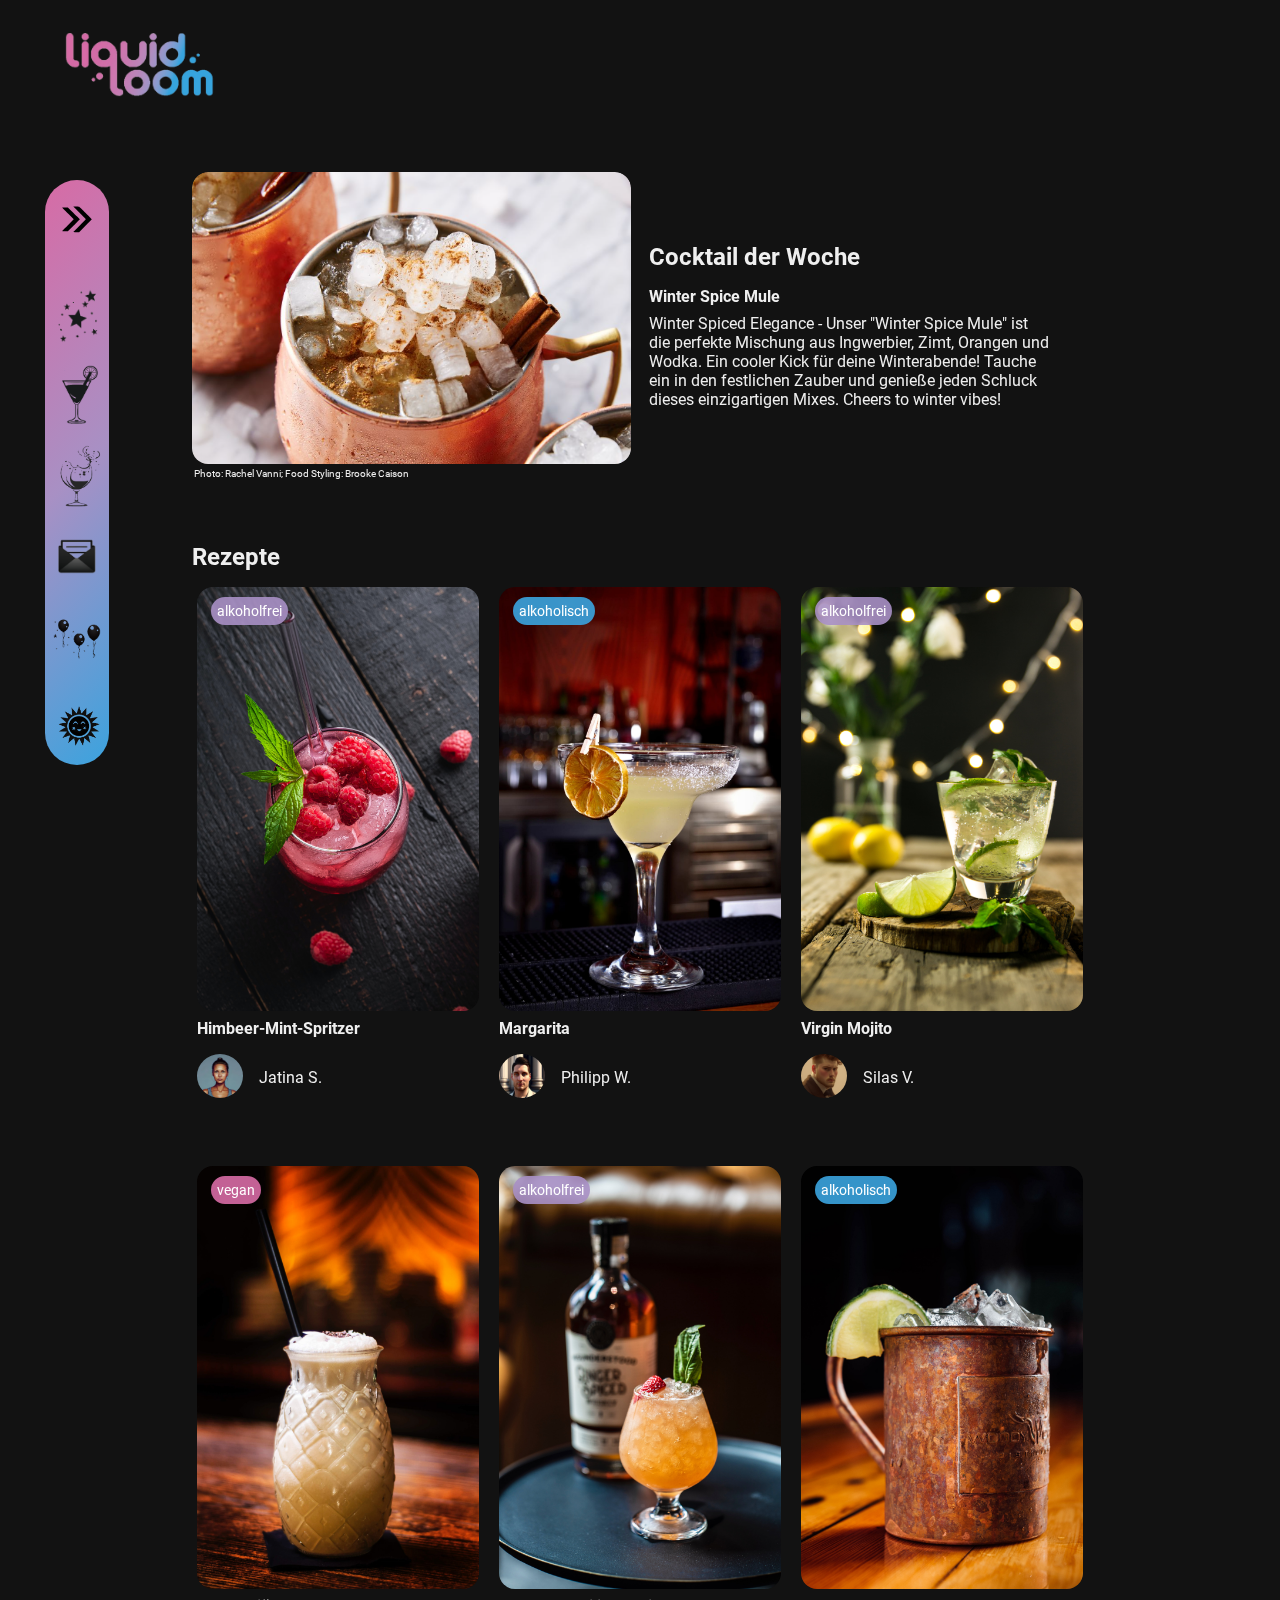
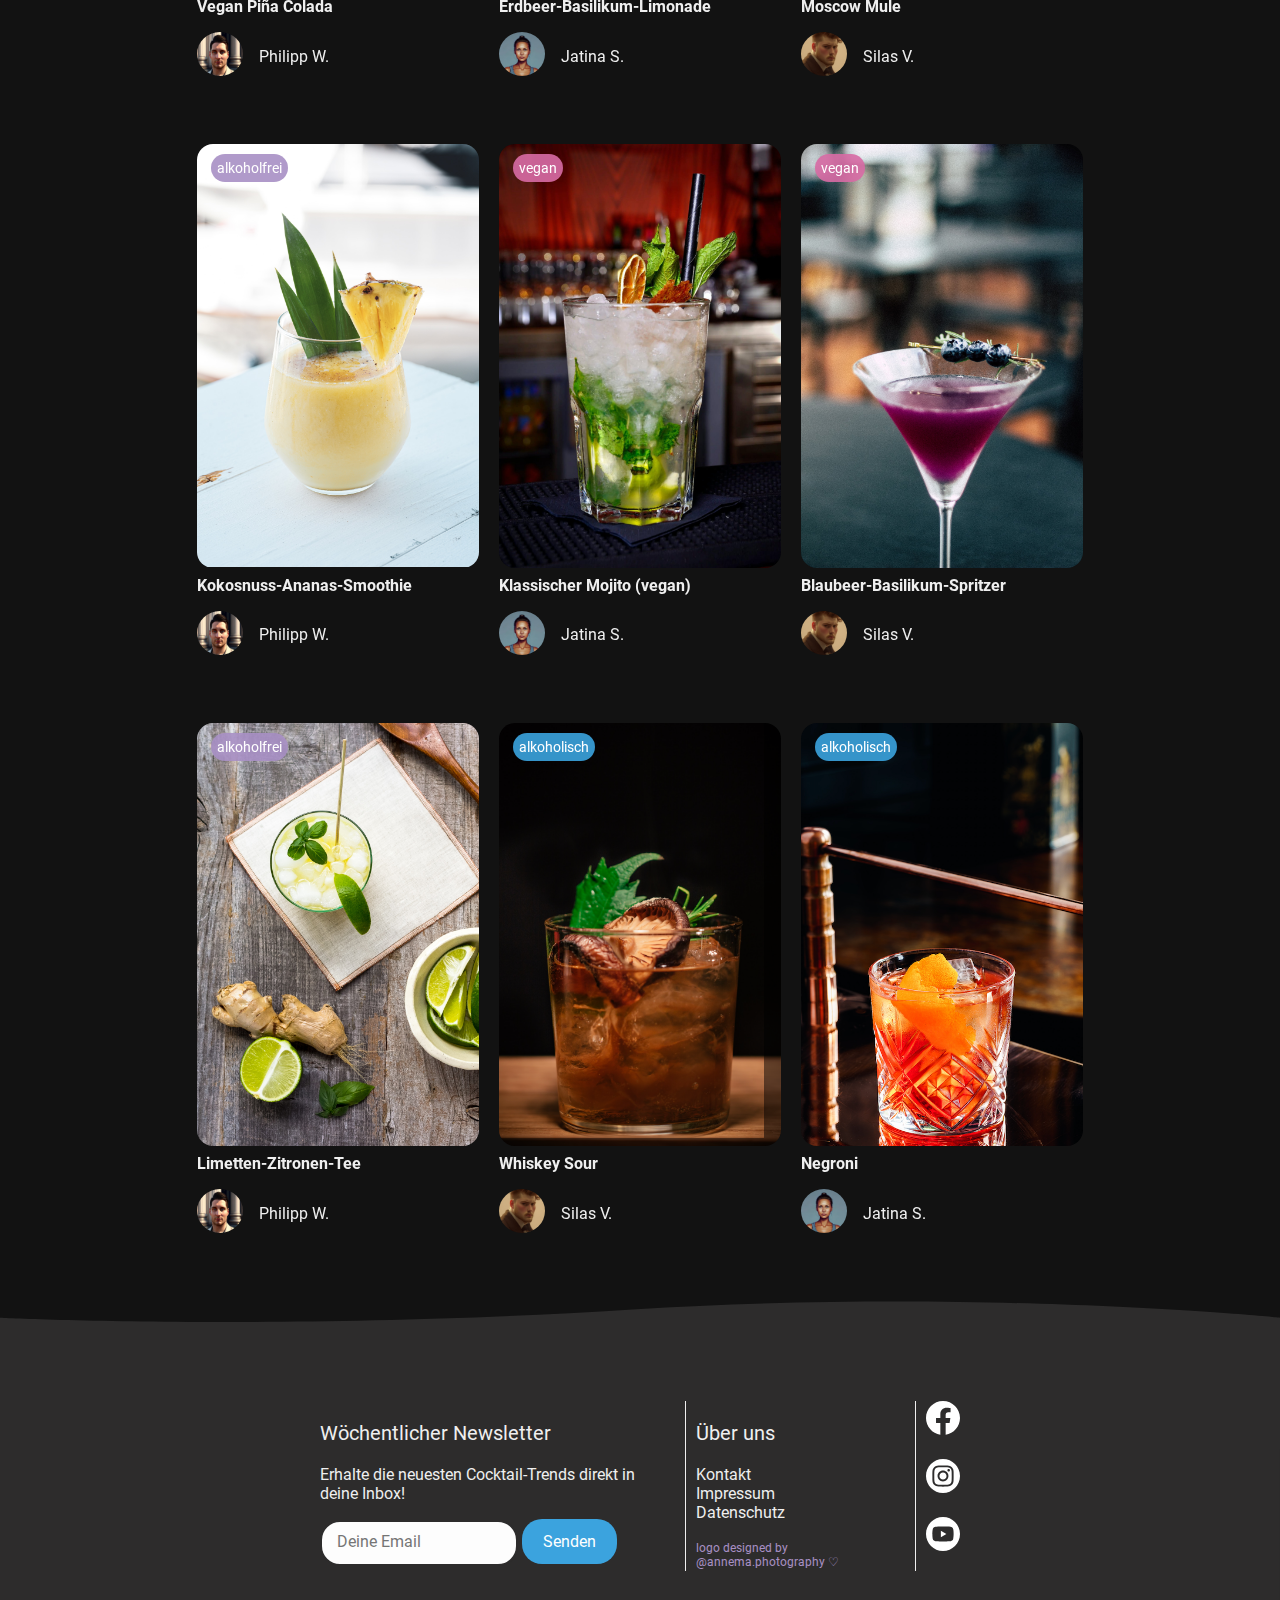
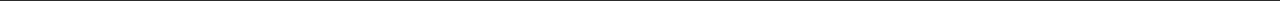
<file: index.html>
<!DOCTYPE html>
<html lang="en">

<head>
    <meta charset="UTF-8">
    <meta name="viewport" content="width=device-width, initial-scale=1.0">
    <link rel="icon" type="image/png" href="./img/logo_color.png">
    <link rel="stylesheet" href="globalStyle.css">
    <link rel="stylesheet" href="header.css">
    <link rel="stylesheet" href="mainStyle.css">
    <link rel="stylesheet" href="footer.css">
    <link rel="stylesheet" href="nav.css">
    <link rel="stylesheet" href="media.css">
    <script src="includeHTML.js"></script>
    <script defer src="hiddenShow.js"></script>
    <script defer src="render.js"></script>
    <script src="contact.js"></script>
    <title>liquid loom</title>
</head>

<body onload="includeHTML()">
    <div class="view_cont">
        
        <div w3-include-html="./templates/nav.html"></div>
        

        <div class="content_cont">
            <section class="hidden">

                <div class="cocktailOfTheWeek-container">

                    <div class="cocktailOfTheWeek-left-container">
                        <a onclick="recipe('winter_spice_mule')" href="recipe.html">
                            <img class="cocktailOfTheWeekImg" src="./img/cocktailsImg/pumpkin_spice_mule.png" alt="">
                        </a>
                        <span>Photo: Rachel Vanni; Food Styling: Brooke Caison</span>
                    </div>

                    <div class="cocktailOfTheWeek-right-container">
                        <h2>Cocktail der Woche</h2>
                        <h4>Winter Spice Mule</h4>
                        <span>Winter Spiced Elegance - Unser "Winter Spice Mule" ist die perfekte Mischung aus
                            Ingwerbier,
                            Zimt,
                            Orangen und Wodka. Ein cooler Kick für deine Winterabende! Tauche ein in den festlichen
                            Zauber
                            und
                            genieße jeden Schluck dieses einzigartigen Mixes. Cheers to winter vibes!</span>
                    </div>

                </div>

            </section>

            <section class="hidden">

                <div class="recipeSection">

                    <div class="subHeadlineLeftSide hidden">
                        <h2>Rezepte</h2>
                    </div>

                    <div class="recipeImages-container">

                        <div class="recipeRow hidden">
                            <div class="recipeWrap">
                                <div class="recipe_marg">
                                    <div class="recipe">
                                        <a onclick="recipe('himbeer_mint')" href="recipe.html" class="recipeLink">

                                            <img src="./img/cocktailsImg/himbeer_mint.jpg" alt="Himbeer-Mint-Spritzer"class="recipeImg">

                                        </a>

                                        <div class="recipeAtributs">
                                            <span class="alk">alkoholfrei</span>
                                        </div>
                                        <h3>Himbeer-Mint-Spritzer</h3>

                                        <div class="recipeUser">

                                            <div>
                                                <img src="./img/jatina.png" alt="Profilbild" class="profilpic">
                                            </div>

                                            <div>
                                                <span class="recipeUsername">Jatina S.</span>
                                            </div>

                                        </div>

                                    </div>
                                </div>
                            </div>

                            <div class="recipeWrap">
                                <div class="recipe_marg">
                                    <div class="recipe">
                                        <a onclick="recipe('margarita')" href="recipe.html" class="recipeLink">
                                            <img src="./img/cocktailsImg/margarita.jpg" alt="Margarita"
                                                class="recipeImg">
                                        </a>

                                        <div class="recipeAtributs">
                                            <span class="alk2">alkoholisch</span>
                                        </div>
                                        <h3>Margarita</h3>

                                        <div class="recipeUser">

                                            <div>
                                                <img src="./img/philipp.png" alt="Profilbild" class="profilpic">
                                            </div>

                                            <div>
                                                <span class="recipeUsername">Philipp W.</span>
                                            </div>

                                        </div>

                                    </div>
                                </div>
                            </div>

                            <div class="recipeWrap">
                                <div class="recipe_marg">
                                    <div class="recipe">
                                        <a onclick="recipe('virgin_mojito')" href="recipe.html" class="recipeLink">
                                            <img src="./img/cocktailsImg/virgin_mojito.jpg" alt="Virgin Mojito"
                                                class="recipeImg">
                                        </a>

                                        <div class="recipeAtributs">
                                            <span class="alk">alkoholfrei</span>
                                        </div>
                                        <h3>Virgin Mojito</h3>

                                        <div class="recipeUser">

                                            <div>
                                                <img src="./img/silas.png" alt="Profilbild" class="profilpic">
                                            </div>

                                            <div>
                                                <span class="recipeUsername">Silas V.</span>
                                            </div>

                                        </div>

                                    </div>
                                </div>
                            </div>

                            <div class="recipeWrap">
                                <div class="recipe_marg">
                                    <div class="recipe">
                                        <a onclick="recipe('vegan_pina_colada')" href="recipe.html" class="recipeLink">
                                            <img src="./img/cocktailsImg/pina_colada.jpg" alt="" class="recipeImg">
                                        </a>

                                        <div class="recipeAtributs">
                                            <span class="vegi">vegan</span>
                                        </div>
                                        <h3>Vegan Piña Colada</h3>

                                        <div class="recipeUser">

                                            <div>
                                                <img src="./img/philipp.png" alt="Profilbild" class="profilpic">
                                            </div>

                                            <div>
                                                <span class="recipeUsername">Philipp W.</span>
                                            </div>

                                        </div>

                                    </div>
                                </div>
                            </div>

                            <div class="recipeWrap">
                                <div class="recipe_marg">
                                    <div class="recipe">
                                        <a onclick="recipe('erdbeer_basilikum_limonade')" href="recipe.html"
                                            class="recipeLink">
                                            <img src="./img/cocktailsImg/erdbeer_basil.jpg"
                                                alt="Erdbeer-Basilikum-Limonade" class="recipeImg">
                                        </a>

                                        <div class="recipeAtributs">
                                            <span class="alk">alkoholfrei</span>
                                        </div>
                                        <h3>Erdbeer-Basilikum-Limonade</h3>

                                        <div class="recipeUser">

                                            <div>
                                                <img src="./img/jatina.png" alt="Profilbild" class="profilpic">
                                            </div>

                                            <div>
                                                <span class="recipeUsername">Jatina S.</span>
                                            </div>

                                        </div>

                                    </div>
                                </div>
                            </div>

                            <div class="recipeWrap">
                                <div class="recipe_marg">
                                    <div class="recipe">
                                        <a onclick="recipe('moscow_mule')" href="recipe.html" class="recipeLink">
                                            <img src="./img/cocktailsImg/moscow_mule.jpg" alt="Moscow Mule"
                                                class="recipeImg">
                                        </a>

                                        <div class="recipeAtributs">
                                            <span class="alk2">alkoholisch</span>
                                        </div>
                                        <h3>Moscow Mule</h3>

                                        <div class="recipeUser">

                                            <div>
                                                <img src="./img/silas.png" alt="Profilbild" class="profilpic">
                                            </div>

                                            <div>
                                                <span class="recipeUsername">Silas V.</span>
                                            </div>

                                        </div>

                                    </div>
                                </div>
                            </div>

                            <div class="recipeWrap">
                                <div class="recipe_marg">
                                    <div class="recipe">
                                        <a onclick="recipe('kokosnuss_ananas_smoothie')" href="recipe.html"
                                            class="recipeLink">
                                            <img src="./img/cocktailsImg/kokos_smoothie.jpg"
                                                alt="Kokosnuss-Ananas-Smoothie" class="recipeImg">
                                        </a>

                                        <div class="recipeAtributs">
                                            <span class="alk">alkoholfrei</span>
                                        </div>
                                        <h3>Kokosnuss-Ananas-Smoothie</h3>

                                        <div class="recipeUser">

                                            <div>
                                                <img src="./img/philipp.png" alt="Profilbild" class="profilpic">
                                            </div>

                                            <div>
                                                <span class="recipeUsername">Philipp W.</span>
                                            </div>

                                        </div>

                                    </div>
                                </div>
                            </div>

                            <div class="recipeWrap">
                                <div class="recipe_marg">
                                    <div class="recipe">
                                        <a onclick="recipe('klassischer_mojito')" href="recipe.html" class="recipeLink">
                                            <img src="./img/cocktailsImg/mojito.jpg" alt="Klassischer Mojito (vegan)"
                                                class="recipeImg">
                                        </a>

                                        <div class="recipeAtributs">
                                            <span class="vegi">vegan</span>
                                        </div>
                                        <h3>Klassischer Mojito (vegan)</h3>

                                        <div class="recipeUser">

                                            <div>
                                                <img src="./img/jatina.png" alt="Profilbild" class="profilpic">
                                            </div>

                                            <div>
                                                <span class="recipeUsername">Jatina S.</span>
                                            </div>

                                        </div>

                                    </div>
                                </div>
                            </div>

                            <div class="recipeWrap">
                                <div class="recipe_marg">
                                    <div class="recipe">
                                        <a onclick="recipe('basilikum_spritzer')" href="recipe.html" class="recipeLink">
                                            <img src="./img/cocktailsImg/blaubeer_spritz.jpg"
                                                alt="Blaubeer-Basilikum-Spritzer" class="recipeImg">
                                        </a>
                                        <div class="recipeAtributs">
                                            <span class="vegi">vegan</span>
                                        </div>
                                        <h3>Blaubeer-Basilikum-Spritzer</h3>

                                        <div class="recipeUser">

                                            <div>
                                                <img src="./img/silas.png" alt="Profilbild" class="profilpic">
                                            </div>

                                            <div>
                                                <span class="recipeUsername">Silas V.</span>
                                            </div>

                                        </div>

                                    </div>
                                </div>
                            </div>

                            <div class="recipeWrap">
                                <div class="recipe_marg">
                                    <div class="recipe">
                                        <a onclick="recipe('limetten_zitronen_tee')" href="recipe.html"
                                            class="recipeLink">
                                            <img src="./img/cocktailsImg/limette_ingwer.jpg" alt="Limetten-Zitronen-Tee"
                                                class="recipeImg">
                                        </a>

                                        <div class="recipeAtributs">
                                            <span class="alk">alkoholfrei</span>
                                        </div>
                                        <h3>Limetten-Zitronen-Tee</h3>

                                        <div class="recipeUser">

                                            <div>
                                                <img src="./img/philipp.png" alt="Profilbild" class="profilpic">
                                            </div>

                                            <div>
                                                <span class="recipeUsername">Philipp W.</span>
                                            </div>

                                        </div>

                                    </div>
                                </div>
                            </div>

                            <div class="recipeWrap">
                                <div class="recipe_marg">
                                    <div class="recipe">
                                        <a onclick="recipe('whiskey_sour')" href="recipe.html" class="recipeLink">
                                            <img src="./img/cocktailsImg/whiskey_sour.jpg" alt="Whiskey Sour"
                                                class="recipeImg">
                                        </a>

                                        <div class="recipeAtributs">
                                            <span class="alk2">alkoholisch</span>
                                        </div>
                                        <h3>Whiskey Sour</h3>

                                        <div class="recipeUser">

                                            <div>
                                                <img src="./img/silas.png" alt="Profilbild" class="profilpic">
                                            </div>

                                            <div>
                                                <span class="recipeUsername">Silas V.</span>
                                            </div>

                                        </div>

                                    </div>
                                </div>
                            </div>

                            <div class="recipeWrap">
                                <div class="recipe_marg">
                                    <div class="recipe">
                                        <a onclick="recipe('negroni')" href="recipe.html" class="recipeLink">
                                            <img src="./img/cocktailsImg/negroni.jpg" alt="Negroni" class="recipeImg">
                                        </a>

                                        <div class="recipeAtributs">
                                            <span class="alk2">alkoholisch</span>
                                        </div>
                                        <h3>Negroni</h3>

                                        <div class="recipeUser">

                                            <div>
                                                <img src="./img/jatina.png" alt="Profilbild" class="profilpic">
                                            </div>

                                            <div>
                                                <span class="recipeUsername">Jatina S.</span>
                                            </div>

                                        </div>

                                    </div>
                                </div>
                            </div>

                        </div>

                    </div>
                </div>
            </section>
        </div>

        <div w3-include-html="./templates/footer.html"></div>

    </div>
</body>

</html>
</file>
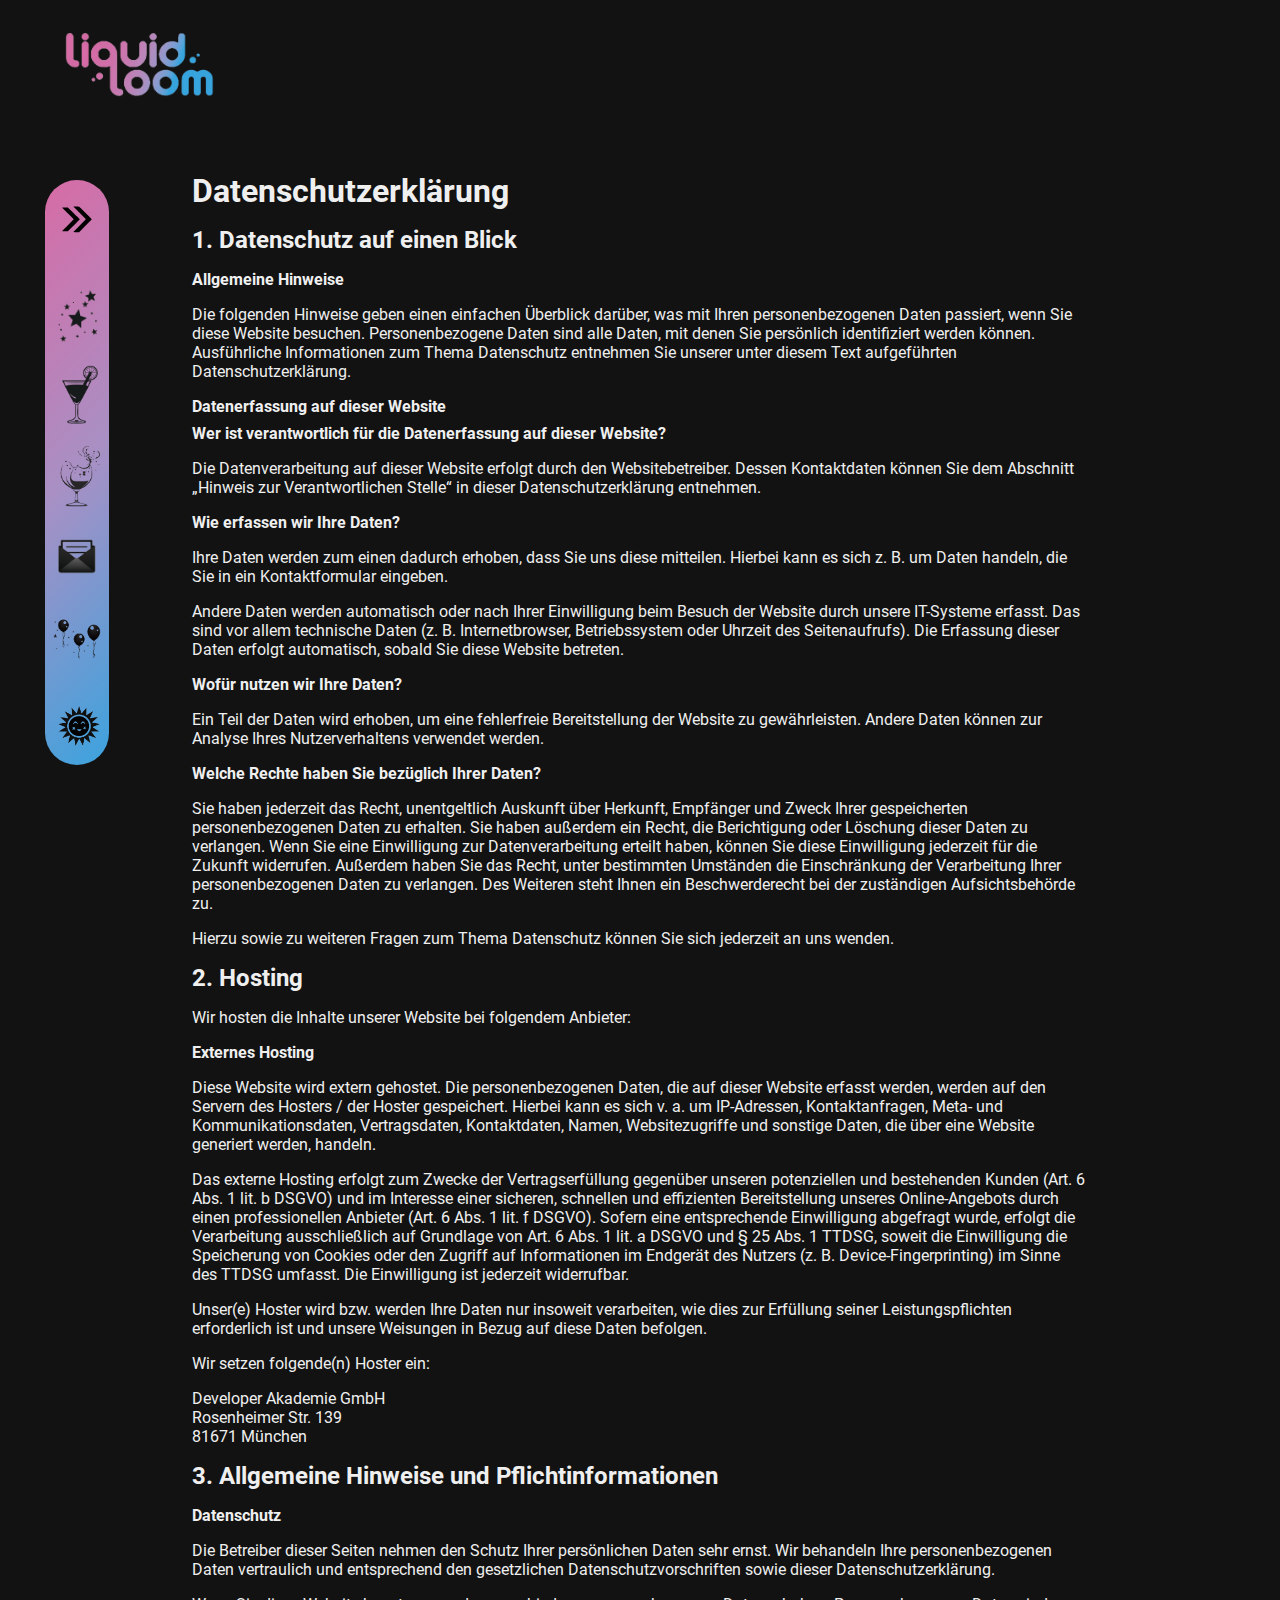
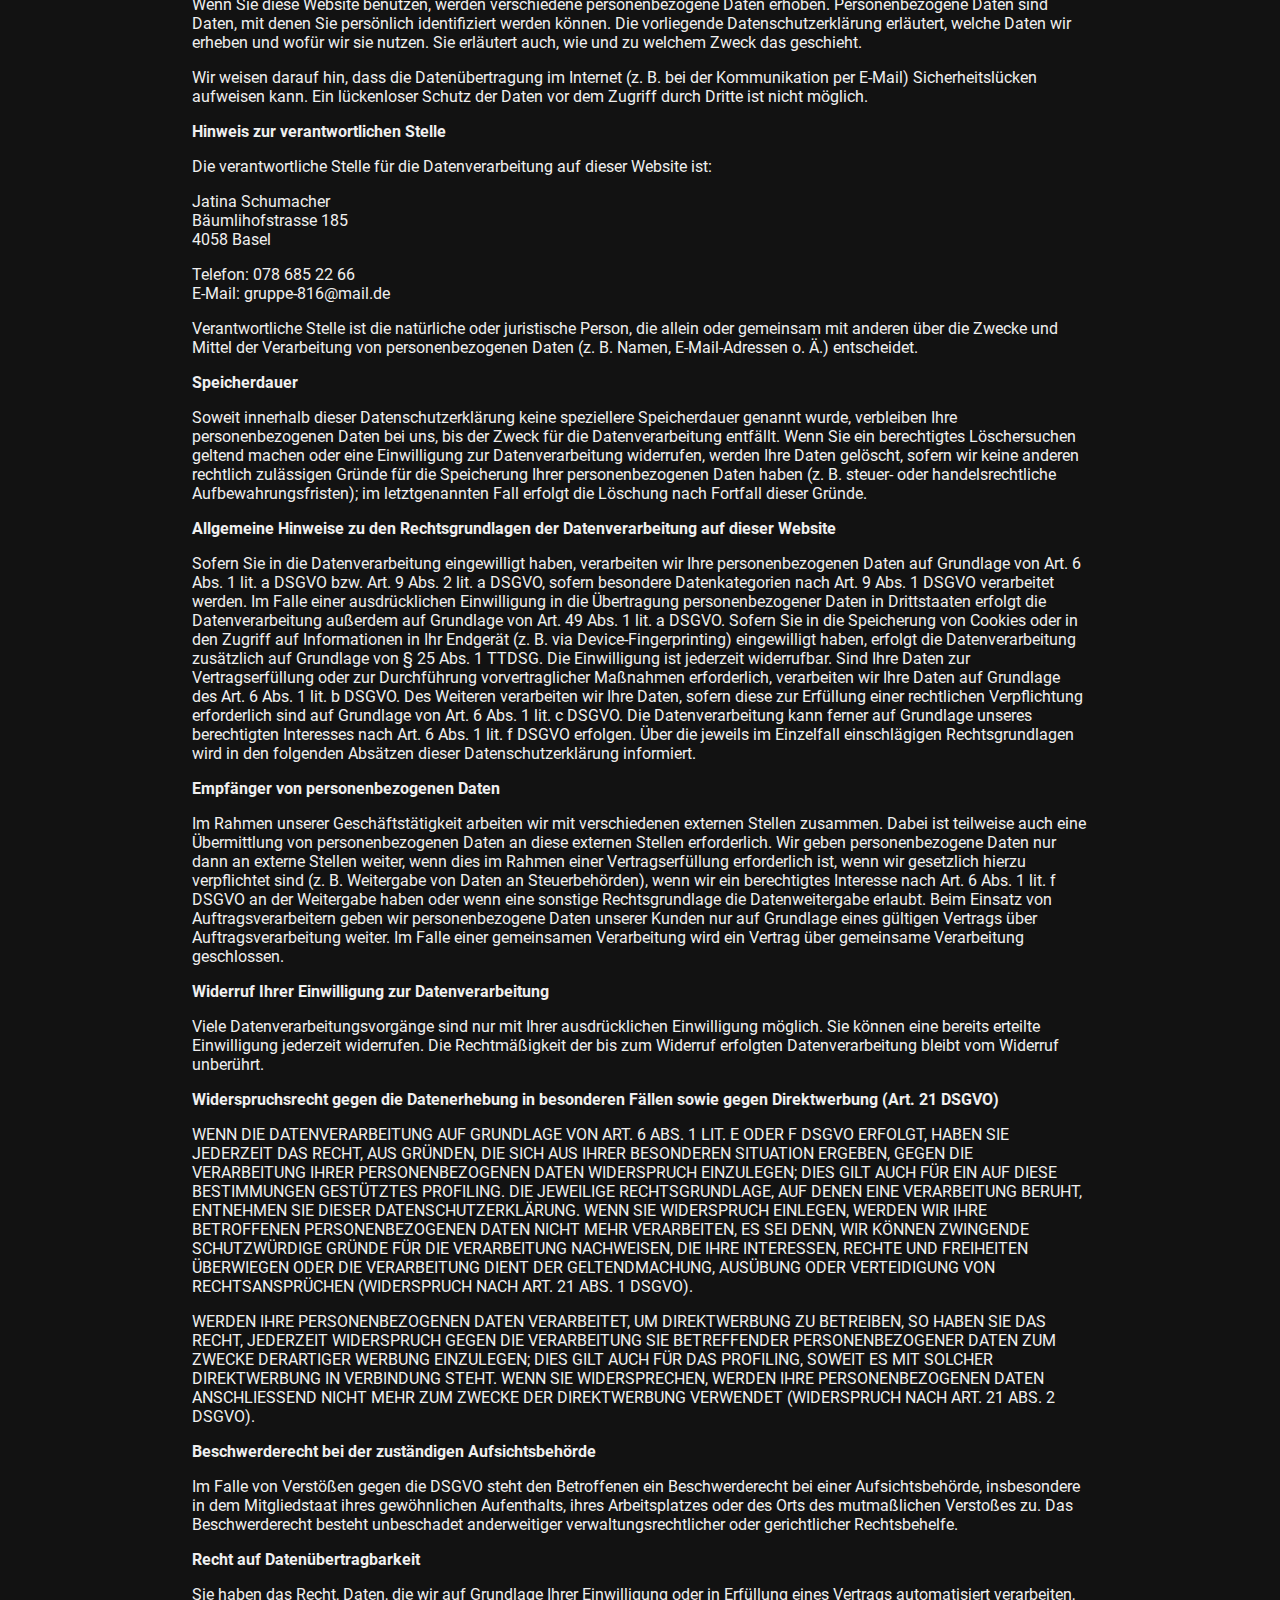
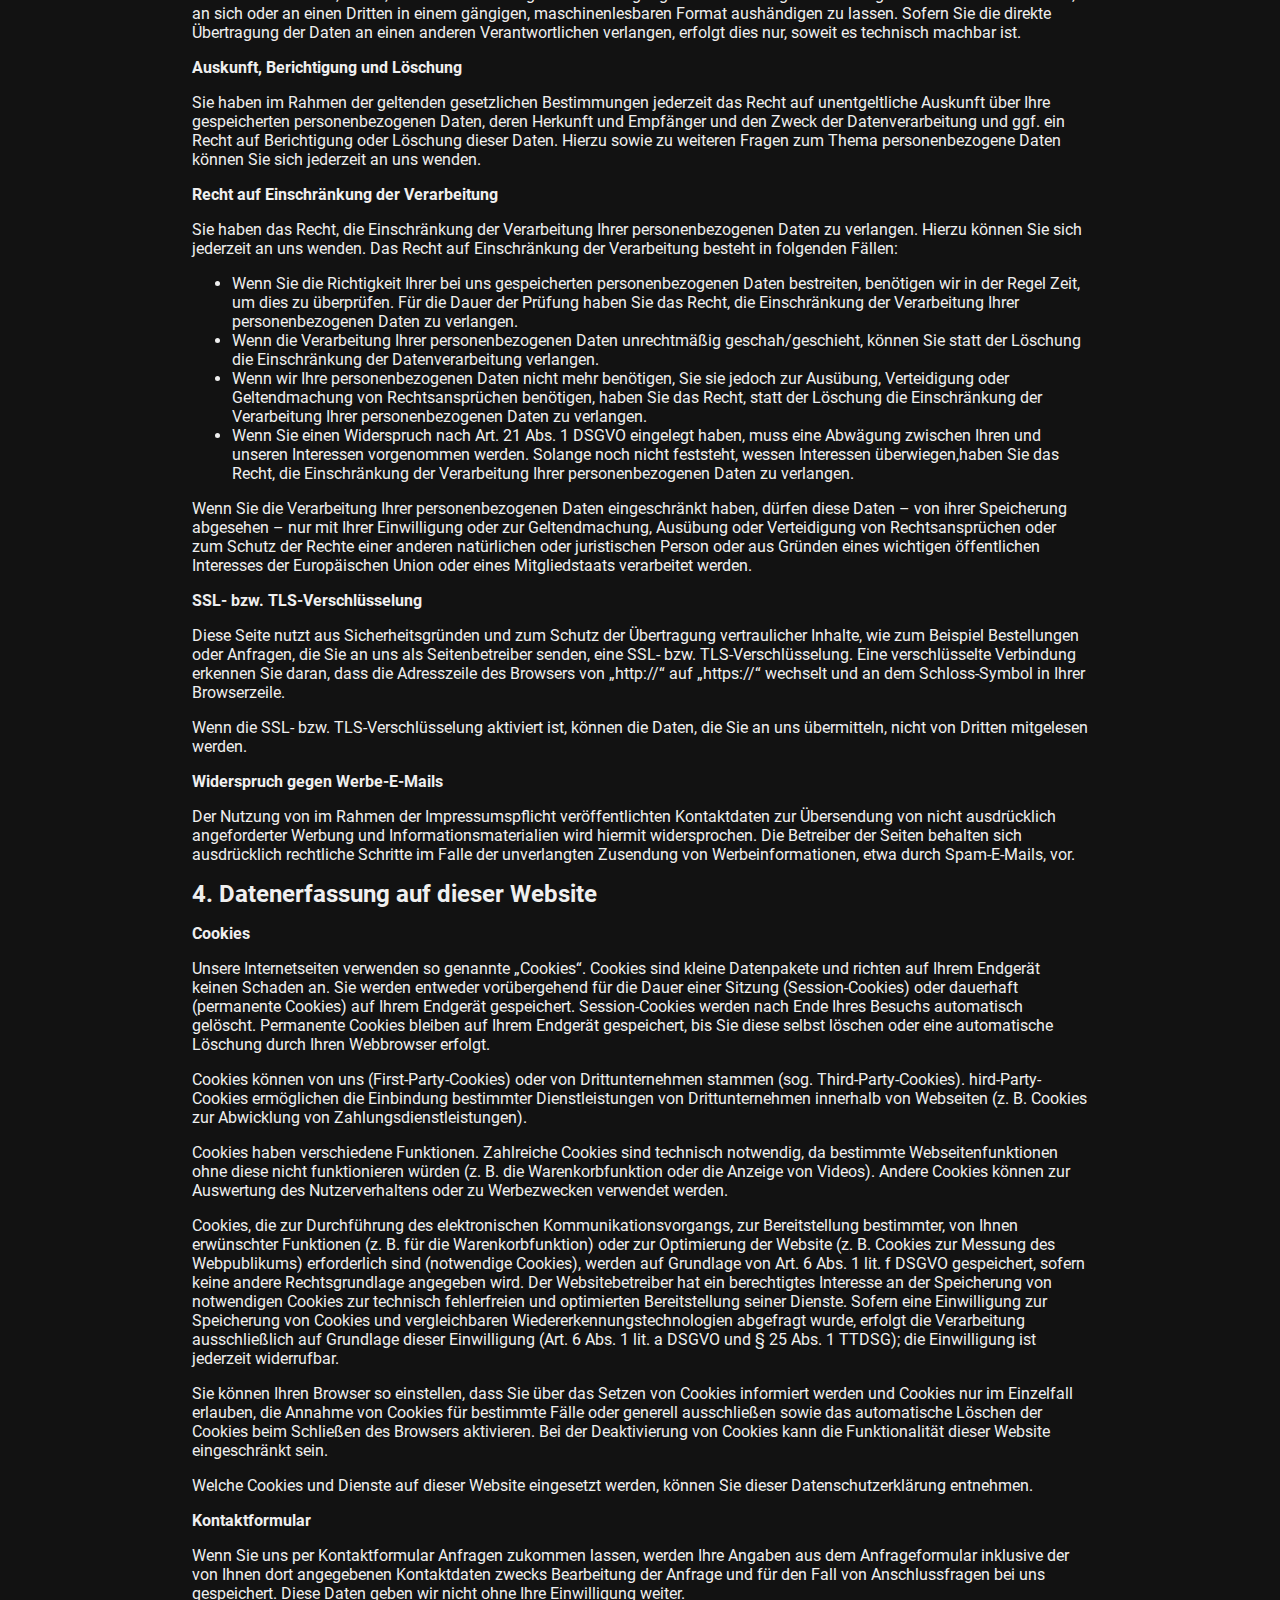
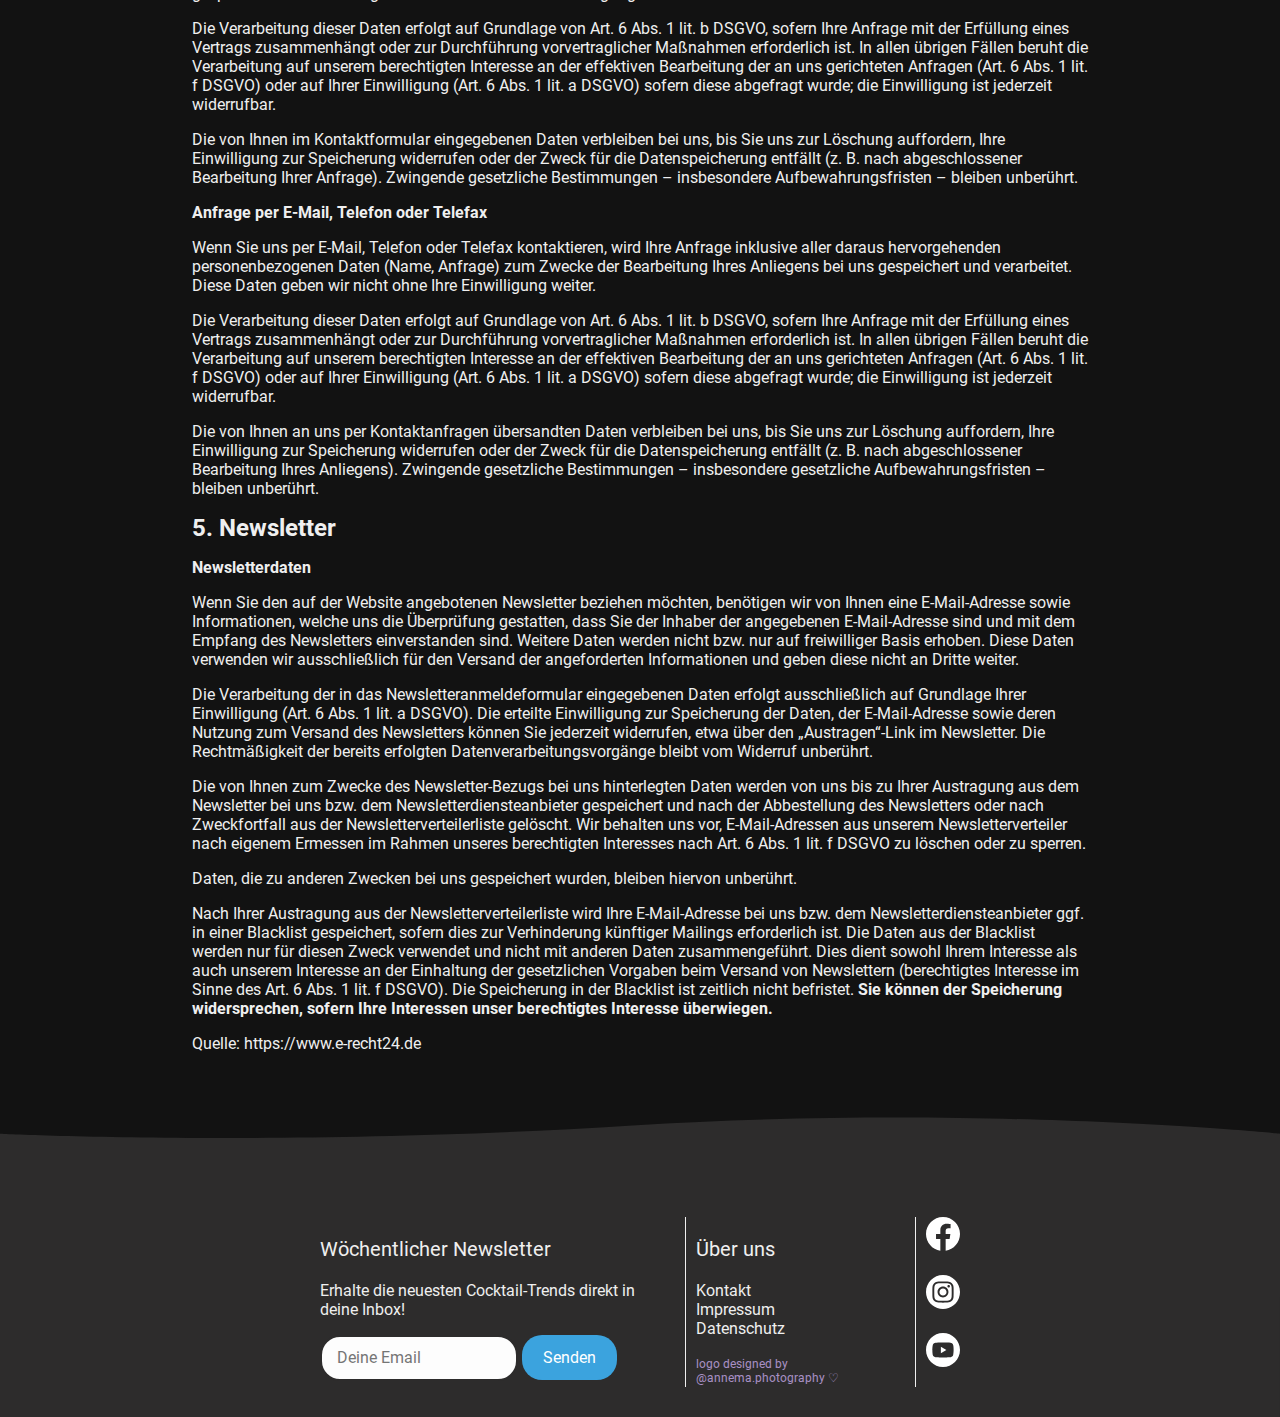
<file: datenschutz.html>
<!DOCTYPE html>
<html lang="en">

<head>
    <meta charset="UTF-8">
    <meta name="viewport" content="width=device-width, initial-scale=1.0">
    <link rel="icon" type="image/png" href="./img/logo_color.png">
    <link rel="stylesheet" href="globalStyle.css">
    <link rel="stylesheet" href="header.css">
    <link rel="stylesheet" href="datenschutzImpressum.css">
    <link rel="stylesheet" href="footer.css">
    <link rel="stylesheet" href="nav.css">
    <link rel="stylesheet" href="media.css">
    <script src="includeHTML.js"></script>
    <script defer src="render.js"></script>
    <script defer src="hiddenShow.js"></script>
    <title>Datenschutzerklärung</title>
</head>

<body onload="includeHTML()">
    <div class="view_cont">

        <div w3-include-html="./templates/nav.html"></div>

        <div class="content_cont">
            <section class="datenschutz">
                <h1>Datenschutz&shy;erkl&auml;rung</h1>
                <h2>1. Datenschutz auf einen Blick</h2>
                <h3>Allgemeine Hinweise</h3>
                <p>
                    Die folgenden Hinweise geben einen einfachen &Uuml;berblick dar&uuml;ber, was mit Ihren
                    personenbezogenen
                    Daten passiert, wenn Sie diese Website besuchen. Personenbezogene Daten sind alle Daten, mit
                    denen Sie
                    pers&ouml;nlich identifiziert werden k&ouml;nnen. Ausf&uuml;hrliche Informationen zum Thema
                    Datenschutz
                    entnehmen Sie
                    unserer unter diesem Text aufgef&uuml;hrten Datenschutzerkl&auml;rung.
                </p>
                <h3>Datenerfassung auf dieser Website</h3>
                <h4>Wer ist verantwortlich f&uuml;r die Datenerfassung auf dieser Website?</h4>
                <p>
                    Die Datenverarbeitung auf dieser Website erfolgt durch den Websitebetreiber. Dessen Kontaktdaten
                    k&ouml;nnen
                    Sie dem Abschnitt &bdquo;Hinweis zur Verantwortlichen Stelle&ldquo; in dieser
                    Datenschutzerkl&auml;rung
                    entnehmen.
                </p>
                <h4>Wie erfassen wir Ihre Daten?</h4>
                <p>
                    Ihre Daten werden zum einen dadurch erhoben, dass Sie uns diese mitteilen. Hierbei kann es sich
                    z.&nbsp;B.
                    um
                    Daten handeln, die Sie in ein Kontaktformular eingeben.
                </p>
                <p>
                    Andere Daten werden automatisch oder nach Ihrer Einwilligung beim Besuch der Website durch
                    unsere IT-Systeme
                    erfasst. Das sind vor allem technische Daten (z.&nbsp;B. Internetbrowser, Betriebssystem oder
                    Uhrzeit des
                    Seitenaufrufs). Die Erfassung dieser Daten erfolgt automatisch, sobald Sie diese Website
                    betreten.
                </p>
                <h4>Wof&uuml;r nutzen wir Ihre Daten?</h4>
                <p>
                    Ein Teil der Daten wird erhoben, um eine fehlerfreie Bereitstellung der Website zu
                    gew&auml;hrleisten.
                    Andere
                    Daten k&ouml;nnen zur Analyse Ihres Nutzerverhaltens verwendet werden.
                </p>
                <h4>Welche Rechte haben Sie bez&uuml;glich Ihrer Daten?</h4>
                <p>
                    Sie haben jederzeit das Recht, unentgeltlich Auskunft &uuml;ber Herkunft, Empf&auml;nger und
                    Zweck Ihrer
                    gespeicherten personenbezogenen Daten zu erhalten. Sie haben au&szlig;erdem ein Recht, die
                    Berichtigung oder
                    L&ouml;schung dieser Daten zu verlangen. Wenn Sie eine Einwilligung zur Datenverarbeitung
                    erteilt haben,
                    k&ouml;nnen Sie diese Einwilligung jederzeit f&uuml;r die Zukunft widerrufen. Au&szlig;erdem
                    haben Sie das
                    Recht, unter bestimmten Umst&auml;nden die Einschr&auml;nkung der Verarbeitung Ihrer
                    personenbezogenen Daten
                    zu verlangen. Des Weiteren steht Ihnen ein Beschwerderecht bei der zust&auml;ndigen
                    Aufsichtsbeh&ouml;rde
                    zu.
                </p>
                <p>
                    Hierzu sowie zu weiteren Fragen zum Thema Datenschutz k&ouml;nnen Sie sich jederzeit an uns
                    wenden.
                </p>
                <h2>2. Hosting</h2>
                <p>
                    Wir hosten die Inhalte unserer Website bei folgendem Anbieter:
                </p>
                <h3>Externes Hosting</h3>
                <p>
                    Diese Website wird extern gehostet. Die personenbezogenen Daten, die auf dieser Website erfasst
                    werden,
                    werden auf den Servern des Hosters / der Hoster gespeichert. Hierbei kann es sich v.&nbsp;a. um
                    IP-Adressen,
                    Kontaktanfragen, Meta- und Kommunikationsdaten, Vertragsdaten, Kontaktdaten, Namen,
                    Websitezugriffe und
                    sonstige Daten, die &uuml;ber eine Website generiert werden, handeln.
                </p>
                <p>
                    Das externe Hosting erfolgt zum Zwecke der Vertragserf&uuml;llung gegen&uuml;ber unseren
                    potenziellen und
                    bestehenden Kunden (Art. 6 Abs. 1 lit. b DSGVO) und im Interesse einer sicheren, schnellen und
                    effizienten
                    Bereitstellung unseres Online-Angebots durch einen professionellen Anbieter (Art. 6 Abs. 1 lit.
                    f DSGVO).
                    Sofern eine entsprechende Einwilligung abgefragt wurde, erfolgt die Verarbeitung
                    ausschlie&szlig;lich auf
                    Grundlage
                    von Art. 6 Abs. 1 lit. a DSGVO und &sect; 25 Abs. 1 TTDSG, soweit die Einwilligung die
                    Speicherung von
                    Cookies
                    oder den Zugriff auf Informationen im Endger&auml;t des Nutzers (z.&nbsp;B.
                    Device-Fingerprinting) im Sinne
                    des
                    TTDSG umfasst. Die Einwilligung ist jederzeit widerrufbar.
                </p>
                <p>
                    Unser(e) Hoster wird bzw. werden Ihre Daten nur insoweit verarbeiten, wie dies zur
                    Erf&uuml;llung seiner
                    Leistungspflichten erforderlich ist und unsere Weisungen in Bezug auf diese Daten befolgen.
                </p>
                <p>
                    Wir setzen folgende(n) Hoster ein:
                </p>
                <p>
                    Developer Akademie GmbH<br>
                    Rosenheimer Str. 139<br>
                    81671 M&uuml;nchen
                </p>
                <h2>3. Allgemeine Hinweise und Pflicht&shy;informationen</h2>
                <h3>Datenschutz</h3>
                <p>
                    Die Betreiber dieser Seiten nehmen den Schutz Ihrer pers&ouml;nlichen Daten sehr ernst. Wir
                    behandeln Ihre
                    personenbezogenen Daten vertraulich und entsprechend den gesetzlichen Datenschutzvorschriften
                    sowie dieser
                    Datenschutzerkl&auml;rung.
                </p>
                <p>
                    Wenn Sie diese Website benutzen, werden verschiedene personenbezogene Daten erhoben.
                    Personenbezogene Daten
                    sind Daten, mit denen Sie pers&ouml;nlich identifiziert werden k&ouml;nnen. Die vorliegende
                    Datenschutzerkl&auml;rung erl&auml;utert, welche Daten wir erheben und wof&uuml;r wir sie
                    nutzen. Sie
                    erl&auml;utert auch, wie und zu
                    welchem Zweck das geschieht.
                </p>
                <p>
                    Wir weisen darauf hin, dass die Daten&uuml;bertragung im Internet (z.&nbsp;B. bei der
                    Kommunikation per
                    E-Mail) Sicherheitsl&uuml;cken aufweisen kann. Ein l&uuml;ckenloser Schutz der Daten vor dem
                    Zugriff durch
                    Dritte
                    ist nicht m&ouml;glich.
                </p>
                <h3>Hinweis zur verantwortlichen Stelle</h3>
                <p>
                    Die verantwortliche Stelle f&uuml;r die Datenverarbeitung auf dieser Website ist:
                </p>
                <p>
                    Jatina Schumacher<br>
                    B&auml;umlihofstrasse 185<br>
                    4058 Basel
                </p>

                <p>Telefon: 078 685 22 66<br>
                    E-Mail: gruppe-816@mail.de
                </p>
                <p>
                    Verantwortliche Stelle ist die nat&uuml;rliche oder juristische Person, die allein oder
                    gemeinsam mit
                    anderen
                    &uuml;ber die Zwecke und Mittel der Verarbeitung von personenbezogenen Daten (z.&nbsp;B. Namen,
                    E-Mail-Adressen o. &Auml;.) entscheidet.
                </p>

                <h3>Speicherdauer</h3>
                <p>
                    Soweit innerhalb dieser Datenschutzerkl&auml;rung keine speziellere Speicherdauer genannt wurde,
                    verbleiben
                    Ihre personenbezogenen Daten bei uns, bis der Zweck f&uuml;r die Datenverarbeitung
                    entf&auml;llt. Wenn Sie
                    ein
                    berechtigtes L&ouml;schersuchen geltend machen oder eine Einwilligung zur Datenverarbeitung
                    widerrufen,
                    werden Ihre Daten gel&ouml;scht, sofern wir keine anderen rechtlich zul&auml;ssigen Gr&uuml;nde
                    f&uuml;r die
                    Speicherung Ihrer personenbezogenen Daten haben (z.&nbsp;B. steuer- oder handelsrechtliche
                    Aufbewahrungsfristen); im letztgenannten Fall erfolgt die L&ouml;schung nach Fortfall dieser
                    Gr&uuml;nde.
                </p>
                <h3>Allgemeine Hinweise zu den Rechtsgrundlagen der Datenverarbeitung auf dieser Website</h3>
                <p>
                    Sofern Sie in die Datenverarbeitung eingewilligt haben, verarbeiten wir Ihre personenbezogenen
                    Daten auf
                    Grundlage von Art. 6 Abs. 1 lit. a DSGVO bzw. Art. 9 Abs. 2 lit. a DSGVO, sofern besondere
                    Datenkategorien
                    nach Art. 9 Abs. 1 DSGVO verarbeitet werden. Im Falle einer ausdr&uuml;cklichen Einwilligung in
                    die
                    &Uuml;bertragung personenbezogener Daten in Drittstaaten erfolgt die Datenverarbeitung
                    au&szlig;erdem auf
                    Grundlage von Art.
                    49 Abs. 1 lit. a DSGVO. Sofern Sie in die Speicherung von Cookies oder in den Zugriff auf
                    Informationen in
                    Ihr
                    Endger&auml;t (z.&nbsp;B. via Device-Fingerprinting) eingewilligt haben, erfolgt die
                    Datenverarbeitung
                    zus&auml;tzlich auf Grundlage von &sect; 25 Abs. 1 TTDSG. Die Einwilligung ist jederzeit
                    widerrufbar. Sind
                    Ihre Daten zur Vertragserf&uuml;llung oder zur Durchf&uuml;hrung vorvertraglicher
                    Ma&szlig;nahmen
                    erforderlich,
                    verarbeiten wir Ihre Daten auf Grundlage des Art. 6 Abs. 1 lit. b DSGVO. Des Weiteren
                    verarbeiten wir Ihre
                    Daten, sofern diese zur Erf&uuml;llung einer rechtlichen Verpflichtung erforderlich sind auf
                    Grundlage von
                    Art. 6 Abs. 1 lit. c DSGVO. Die Datenverarbeitung kann ferner auf Grundlage unseres berechtigten
                    Interesses
                    nach
                    Art. 6 Abs. 1 lit. f DSGVO erfolgen. &Uuml;ber die jeweils im Einzelfall einschl&auml;gigen
                    Rechtsgrundlagen
                    wird
                    in den folgenden Abs&auml;tzen dieser Datenschutzerkl&auml;rung informiert.</p>
                <h3>Empfänger von personenbezogenen Daten</h3>
                <p>
                    Im Rahmen unserer Gesch&auml;ftst&auml;tigkeit arbeiten wir mit verschiedenen externen Stellen
                    zusammen.
                    Dabei ist teilweise auch eine &Uuml;bermittlung von personenbezogenen Daten an diese externen
                    Stellen
                    erforderlich. Wir geben personenbezogene Daten nur dann an externe Stellen weiter, wenn dies im
                    Rahmen einer
                    Vertragserf&uuml;llung erforderlich ist, wenn wir gesetzlich hierzu verpflichtet sind
                    (z.&nbsp;B. Weitergabe
                    von Daten an Steuerbeh&ouml;rden), wenn wir ein berechtigtes Interesse nach Art. 6 Abs. 1 lit. f
                    DSGVO an
                    der
                    Weitergabe haben oder wenn eine sonstige Rechtsgrundlage die Datenweitergabe erlaubt. Beim
                    Einsatz von
                    Auftragsverarbeitern geben wir personenbezogene Daten unserer Kunden nur auf Grundlage eines
                    g&uuml;ltigen
                    Vertrags &uuml;ber Auftragsverarbeitung weiter. Im Falle einer gemeinsamen Verarbeitung wird ein
                    Vertrag
                    &uuml;ber gemeinsame Verarbeitung geschlossen.
                </p>
                <h3>Widerruf Ihrer Einwilligung zur Datenverarbeitung</h3>
                <p>
                    Viele Datenverarbeitungsvorg&auml;nge sind nur mit Ihrer ausdr&uuml;cklichen Einwilligung
                    m&ouml;glich. Sie
                    k&ouml;nnen eine bereits erteilte Einwilligung jederzeit widerrufen. Die
                    Rechtm&auml;&szlig;igkeit der bis
                    zum Widerruf erfolgten Datenverarbeitung bleibt vom Widerruf unber&uuml;hrt.
                </p>
                <h3>Widerspruchsrecht gegen die Datenerhebung in besonderen F&auml;llen sowie gegen Direktwerbung
                    (Art. 21
                    DSGVO)
                </h3>
                <p>
                    WENN DIE DATENVERARBEITUNG AUF GRUNDLAGE VON ART. 6 ABS. 1 LIT. E ODER F DSGVO ERFOLGT, HABEN
                    SIE JEDERZEIT
                    DAS RECHT, AUS GR&Uuml;NDEN, DIE SICH AUS IHRER BESONDEREN SITUATION ERGEBEN, GEGEN DIE
                    VERARBEITUNG IHRER
                    PERSONENBEZOGENEN DATEN WIDERSPRUCH EINZULEGEN; DIES GILT AUCH F&Uuml;R EIN AUF DIESE
                    BESTIMMUNGEN
                    GEST&Uuml;TZTES PROFILING. DIE JEWEILIGE RECHTSGRUNDLAGE, AUF DENEN EINE VERARBEITUNG BERUHT,
                    ENTNEHMEN SIE
                    DIESER DATENSCHUTZERKL&Auml;RUNG. WENN SIE WIDERSPRUCH EINLEGEN, WERDEN WIR IHRE BETROFFENEN
                    PERSONENBEZOGENEN DATEN NICHT MEHR VERARBEITEN, ES SEI DENN, WIR K&Ouml;NNEN ZWINGENDE
                    SCHUTZW&Uuml;RDIGE
                    GR&Uuml;NDE F&Uuml;R
                    DIE VERARBEITUNG NACHWEISEN, DIE IHRE INTERESSEN, RECHTE UND FREIHEITEN &Uuml;BERWIEGEN ODER DIE
                    VERARBEITUNG
                    DIENT DER GELTENDMACHUNG, AUS&Uuml;BUNG ODER VERTEIDIGUNG VON RECHTSANSPR&Uuml;CHEN (WIDERSPRUCH
                    NACH ART.
                    21 ABS.
                    1 DSGVO).
                </p>
                <p>
                    WERDEN IHRE PERSONENBEZOGENEN DATEN VERARBEITET, UM DIREKTWERBUNG ZU BETREIBEN, SO HABEN SIE DAS
                    RECHT,
                    JEDERZEIT WIDERSPRUCH GEGEN DIE VERARBEITUNG SIE BETREFFENDER PERSONENBEZOGENER DATEN ZUM ZWECKE
                    DERARTIGER
                    WERBUNG
                    EINZULEGEN; DIES GILT AUCH F&Uuml;R DAS PROFILING, SOWEIT ES MIT SOLCHER DIREKTWERBUNG IN
                    VERBINDUNG STEHT.
                    WENN SIE WIDERSPRECHEN, WERDEN IHRE PERSONENBEZOGENEN DATEN ANSCHLIESSEND NICHT MEHR ZUM ZWECKE
                    DER
                    DIREKTWERBUNG
                    VERWENDET (WIDERSPRUCH NACH ART. 21 ABS. 2 DSGVO).
                </p>
                <h3>Beschwerde&shy;recht bei der zust&auml;ndigen Aufsichts&shy;beh&ouml;rde</h3>
                <p>
                    Im Falle von Verst&ouml;&szlig;en gegen die DSGVO steht den Betroffenen ein Beschwerderecht bei
                    einer
                    Aufsichtsbeh&ouml;rde, insbesondere in dem Mitgliedstaat ihres gew&ouml;hnlichen Aufenthalts,
                    ihres
                    Arbeitsplatzes oder des Orts des mutma&szlig;lichen Versto&szlig;es zu. Das Beschwerderecht
                    besteht
                    unbeschadet anderweitiger verwaltungsrechtlicher oder gerichtlicher Rechtsbehelfe.
                </p>
                <h3>Recht auf Daten&shy;&uuml;bertrag&shy;barkeit</h3>
                <p>
                    Sie haben das Recht, Daten, die wir auf Grundlage Ihrer Einwilligung oder in Erf&uuml;llung
                    eines Vertrags
                    automatisiert verarbeiten, an sich oder an einen Dritten in einem g&auml;ngigen,
                    maschinenlesbaren Format
                    aush&auml;ndigen zu lassen. Sofern Sie die direkte &Uuml;bertragung der Daten an einen anderen
                    Verantwortlichen verlangen, erfolgt dies nur, soweit es technisch machbar ist.
                </p>
                <h3>Auskunft, Berichtigung und L&ouml;schung</h3>
                <p>
                    Sie haben im Rahmen der geltenden gesetzlichen Bestimmungen jederzeit das Recht auf
                    unentgeltliche Auskunft
                    &uuml;ber Ihre gespeicherten personenbezogenen Daten, deren Herkunft und Empf&auml;nger und den
                    Zweck der
                    Datenverarbeitung und ggf. ein Recht auf Berichtigung oder L&ouml;schung dieser Daten. Hierzu
                    sowie zu
                    weiteren Fragen zum Thema personenbezogene Daten k&ouml;nnen Sie sich jederzeit an uns wenden.
                </p>
                <h3>Recht auf Einschr&auml;nkung der Verarbeitung</h3>
                <p>
                    Sie haben das Recht, die Einschr&auml;nkung der Verarbeitung Ihrer personenbezogenen Daten zu
                    verlangen.
                    Hierzu k&ouml;nnen Sie sich jederzeit an uns wenden. Das Recht auf Einschr&auml;nkung der
                    Verarbeitung
                    besteht in
                    folgenden F&auml;llen:
                </p>
                <ul>
                    <li>
                        Wenn Sie die Richtigkeit Ihrer bei uns gespeicherten personenbezogenen Daten bestreiten,
                        ben&ouml;tigen
                        wir in der Regel Zeit, um dies zu &uuml;berpr&uuml;fen. F&uuml;r die Dauer der Pr&uuml;fung
                        haben Sie
                        das
                        Recht, die Einschr&auml;nkung der Verarbeitung Ihrer personenbezogenen Daten zu verlangen.
                    </li>
                    <li>
                        Wenn die Verarbeitung Ihrer personenbezogenen Daten unrechtm&auml;&szlig;ig
                        geschah/geschieht,
                        k&ouml;nnen Sie statt der L&ouml;schung die Einschr&auml;nkung der Datenverarbeitung
                        verlangen.
                    </li>
                    <li>
                        Wenn wir Ihre personenbezogenen Daten nicht mehr ben&ouml;tigen, Sie sie jedoch zur
                        Aus&uuml;bung,
                        Verteidigung oder Geltendmachung von Rechtsanspr&uuml;chen ben&ouml;tigen, haben Sie das
                        Recht, statt
                        der L&ouml;schung die Einschr&auml;nkung der Verarbeitung Ihrer personenbezogenen Daten zu
                        verlangen.
                    </li>
                    <li>
                        Wenn Sie einen Widerspruch nach Art. 21 Abs. 1 DSGVO eingelegt haben, muss eine
                        Abw&auml;gung zwischen
                        Ihren und unseren Interessen vorgenommen werden. Solange noch nicht feststeht, wessen
                        Interessen
                        &uuml;berwiegen,haben Sie das Recht, die Einschr&auml;nkung der Verarbeitung Ihrer
                        personenbezogenen
                        Daten zu verlangen.
                    </li>
                </ul>
                <p>
                    Wenn Sie die Verarbeitung Ihrer personenbezogenen Daten eingeschr&auml;nkt haben, d&uuml;rfen
                    diese Daten
                    &ndash; von ihrer Speicherung abgesehen &ndash; nur mit Ihrer Einwilligung oder zur
                    Geltendmachung,
                    Aus&uuml;bung
                    oder Verteidigung von Rechtsanspr&uuml;chen oder zum Schutz der Rechte einer anderen
                    nat&uuml;rlichen oder
                    juristischen Person oder aus Gr&uuml;nden eines wichtigen &ouml;ffentlichen Interesses der
                    Europ&auml;ischen
                    Union oder eines Mitgliedstaats verarbeitet werden.
                </p>
                <h3>SSL- bzw. TLS-Verschl&uuml;sselung</h3>
                <p>
                    Diese Seite nutzt aus Sicherheitsgr&uuml;nden und zum Schutz der &Uuml;bertragung vertraulicher
                    Inhalte, wie
                    zum Beispiel Bestellungen oder Anfragen, die Sie an uns als Seitenbetreiber senden, eine SSL-
                    bzw.
                    TLS-Verschl&uuml;sselung. Eine verschl&uuml;sselte Verbindung erkennen Sie daran, dass die
                    Adresszeile des
                    Browsers von &bdquo;http://&ldquo; auf &bdquo;https://&ldquo; wechselt und an dem Schloss-Symbol
                    in Ihrer
                    Browserzeile.
                </p>
                <p>
                    Wenn die SSL- bzw. TLS-Verschl&uuml;sselung aktiviert ist, k&ouml;nnen die Daten, die Sie an uns
                    &uuml;bermitteln, nicht von Dritten mitgelesen werden.
                </p>
                <h3>Widerspruch gegen Werbe-E-Mails</h3>
                <p>
                    Der Nutzung von im Rahmen der Impressumspflicht ver&ouml;ffentlichten Kontaktdaten zur
                    &Uuml;bersendung von
                    nicht ausdr&uuml;cklich angeforderter Werbung und Informationsmaterialien wird hiermit
                    widersprochen. Die
                    Betreiber der Seiten behalten sich ausdr&uuml;cklich rechtliche Schritte im Falle der
                    unverlangten Zusendung
                    von
                    Werbeinformationen, etwa durch Spam-E-Mails, vor.
                </p>
                <h2>4. Datenerfassung auf dieser Website</h2>
                <h3>Cookies</h3>
                <p>
                    Unsere Internetseiten verwenden so genannte &bdquo;Cookies&ldquo;. Cookies sind kleine
                    Datenpakete und
                    richten auf Ihrem Endger&auml;t keinen Schaden an. Sie werden entweder vor&uuml;bergehend
                    f&uuml;r die Dauer
                    einer
                    Sitzung (Session-Cookies) oder dauerhaft (permanente Cookies) auf Ihrem Endger&auml;t
                    gespeichert.
                    Session-Cookies werden nach Ende Ihres Besuchs automatisch gel&ouml;scht. Permanente Cookies
                    bleiben auf
                    Ihrem Endger&auml;t gespeichert, bis Sie diese selbst l&ouml;schen oder eine automatische
                    L&ouml;schung
                    durch
                    Ihren Webbrowser erfolgt.
                </p>
                <p>
                    Cookies k&ouml;nnen von uns (First-Party-Cookies) oder von Drittunternehmen stammen (sog.
                    Third-Party-Cookies). hird-Party-Cookies erm&ouml;glichen die Einbindung bestimmter
                    Dienstleistungen von
                    Drittunternehmen
                    innerhalb von Webseiten (z.&nbsp;B. Cookies zur Abwicklung von Zahlungsdienstleistungen).
                </p>
                <p>
                    Cookies haben verschiedene Funktionen. Zahlreiche Cookies sind technisch notwendig, da bestimmte
                    Webseitenfunktionen ohne diese nicht funktionieren w&uuml;rden (z.&nbsp;B. die Warenkorbfunktion
                    oder die
                    Anzeige von Videos). Andere Cookies k&ouml;nnen zur Auswertung des Nutzerverhaltens oder zu
                    Werbezwecken
                    verwendet werden.
                </p>
                <p>
                    Cookies, die zur Durchf&uuml;hrung des elektronischen Kommunikationsvorgangs, zur Bereitstellung
                    bestimmter,
                    von Ihnen erw&uuml;nschter Funktionen (z.&nbsp;B. f&uuml;r die Warenkorbfunktion) oder zur
                    Optimierung der
                    Website (z.&nbsp;B. Cookies zur Messung des Webpublikums) erforderlich sind (notwendige
                    Cookies), werden auf
                    Grundlage von Art. 6 Abs. 1 lit. f DSGVO gespeichert, sofern keine andere Rechtsgrundlage
                    angegeben wird.
                    Der
                    Websitebetreiber hat ein berechtigtes Interesse an der Speicherung von notwendigen Cookies zur
                    technisch
                    fehlerfreien und optimierten Bereitstellung seiner Dienste. Sofern eine Einwilligung zur
                    Speicherung von
                    Cookies und vergleichbaren Wiedererkennungstechnologien abgefragt wurde, erfolgt die
                    Verarbeitung
                    ausschlie&szlig;lich auf Grundlage dieser Einwilligung (Art. 6 Abs. 1 lit. a DSGVO und &sect; 25
                    Abs. 1
                    TTDSG); die Einwilligung
                    ist jederzeit widerrufbar.
                </p>
                <p>
                    Sie k&ouml;nnen Ihren Browser so einstellen, dass Sie &uuml;ber das Setzen von Cookies
                    informiert werden und
                    Cookies nur im Einzelfall erlauben, die Annahme von Cookies f&uuml;r bestimmte F&auml;lle oder
                    generell
                    ausschlie&szlig;en sowie das automatische L&ouml;schen der Cookies beim Schlie&szlig;en des
                    Browsers
                    aktivieren. Bei der Deaktivierung von Cookies kann die Funktionalit&auml;t dieser Website
                    eingeschr&auml;nkt
                    sein.
                </p>
                <p>
                    Welche Cookies und Dienste auf dieser Website eingesetzt werden, k&ouml;nnen Sie dieser
                    Datenschutzerkl&auml;rung entnehmen.
                </p>
                <h3>Kontaktformular</h3>
                <p>
                    Wenn Sie uns per Kontaktformular Anfragen zukommen lassen, werden Ihre Angaben aus dem
                    Anfrageformular
                    inklusive der von Ihnen dort angegebenen Kontaktdaten zwecks Bearbeitung der Anfrage und
                    f&uuml;r den Fall
                    von
                    Anschlussfragen bei uns gespeichert. Diese Daten geben wir nicht ohne Ihre Einwilligung weiter.
                </p>
                <p>
                    Die Verarbeitung dieser Daten erfolgt auf Grundlage von Art. 6 Abs. 1 lit. b DSGVO, sofern Ihre
                    Anfrage mit
                    der Erf&uuml;llung eines Vertrags zusammenh&auml;ngt oder zur Durchf&uuml;hrung vorvertraglicher
                    Ma&szlig;nahmen
                    erforderlich ist. In allen &uuml;brigen F&auml;llen beruht die Verarbeitung auf unserem
                    berechtigten
                    Interesse an der effektiven Bearbeitung der an uns gerichteten Anfragen (Art. 6 Abs. 1 lit. f
                    DSGVO) oder
                    auf Ihrer
                    Einwilligung (Art. 6 Abs. 1 lit. a DSGVO) sofern diese abgefragt wurde; die Einwilligung ist
                    jederzeit
                    widerrufbar.
                </p>
                <p>
                    Die von Ihnen im Kontaktformular eingegebenen Daten verbleiben bei uns, bis Sie uns zur
                    L&ouml;schung
                    auffordern, Ihre Einwilligung zur Speicherung widerrufen oder der Zweck f&uuml;r die
                    Datenspeicherung
                    entf&auml;llt
                    (z.&nbsp;B. nach abgeschlossener Bearbeitung Ihrer Anfrage). Zwingende gesetzliche Bestimmungen
                    &ndash;
                    insbesondere Aufbewahrungsfristen &ndash; bleiben unber&uuml;hrt.
                </p>
                <h3>Anfrage per E-Mail, Telefon oder Telefax</h3>
                <p>
                    Wenn Sie uns per E-Mail, Telefon oder Telefax kontaktieren, wird Ihre Anfrage inklusive aller
                    daraus
                    hervorgehenden personenbezogenen Daten (Name, Anfrage) zum Zwecke der Bearbeitung Ihres
                    Anliegens bei uns
                    gespeichert und verarbeitet. Diese Daten geben wir nicht ohne Ihre Einwilligung weiter.
                </p>
                <p>
                    Die Verarbeitung dieser Daten erfolgt auf Grundlage von Art. 6 Abs. 1 lit. b DSGVO, sofern Ihre
                    Anfrage mit
                    der Erf&uuml;llung eines Vertrags zusammenh&auml;ngt oder zur Durchf&uuml;hrung vorvertraglicher
                    Ma&szlig;nahmen
                    erforderlich ist. In allen &uuml;brigen F&auml;llen beruht die Verarbeitung auf unserem
                    berechtigten
                    Interesse an der effektiven Bearbeitung der an uns gerichteten Anfragen (Art. 6 Abs. 1 lit. f
                    DSGVO) oder
                    auf Ihrer
                    Einwilligung (Art. 6 Abs. 1 lit. a DSGVO) sofern diese abgefragt wurde; die Einwilligung ist
                    jederzeit
                    widerrufbar.
                </p>
                <p>
                    Die von Ihnen an uns per Kontaktanfragen &uuml;bersandten Daten verbleiben bei uns, bis Sie uns
                    zur
                    L&ouml;schung auffordern, Ihre Einwilligung zur Speicherung widerrufen oder der Zweck f&uuml;r
                    die
                    Datenspeicherung
                    entf&auml;llt (z.&nbsp;B. nach abgeschlossener Bearbeitung Ihres Anliegens). Zwingende
                    gesetzliche
                    Bestimmungen &ndash; insbesondere gesetzliche Aufbewahrungsfristen &ndash; bleiben
                    unber&uuml;hrt.
                </p>
                <h2>5. Newsletter</h2>
                <h3>Newsletter&shy;daten</h3>
                <p>
                    Wenn Sie den auf der Website angebotenen Newsletter beziehen m&ouml;chten, ben&ouml;tigen wir
                    von Ihnen eine
                    E-Mail-Adresse sowie Informationen, welche uns die &Uuml;berpr&uuml;fung gestatten, dass Sie der
                    Inhaber der
                    angegebenen E-Mail-Adresse sind und mit dem Empfang des Newsletters einverstanden sind. Weitere
                    Daten werden
                    nicht bzw. nur auf freiwilliger Basis erhoben. Diese Daten verwenden wir ausschlie&szlig;lich
                    f&uuml;r den
                    Versand der angeforderten Informationen und geben diese nicht an Dritte weiter.
                </p>
                <p>
                    Die Verarbeitung der in das Newsletteranmeldeformular eingegebenen Daten erfolgt
                    ausschlie&szlig;lich auf
                    Grundlage Ihrer Einwilligung (Art. 6 Abs. 1 lit. a DSGVO). Die erteilte Einwilligung zur
                    Speicherung der
                    Daten, der E-Mail-Adresse sowie deren Nutzung zum Versand des Newsletters k&ouml;nnen Sie
                    jederzeit
                    widerrufen,
                    etwa &uuml;ber den &bdquo;Austragen&ldquo;-Link im Newsletter. Die Rechtm&auml;&szlig;igkeit der
                    bereits
                    erfolgten Datenverarbeitungsvorg&auml;nge bleibt vom Widerruf unber&uuml;hrt.
                </p>
                <p>
                    Die von Ihnen zum Zwecke des Newsletter-Bezugs bei uns hinterlegten Daten werden von uns bis zu
                    Ihrer
                    Austragung aus dem Newsletter bei uns bzw. dem Newsletterdiensteanbieter gespeichert und nach
                    der
                    Abbestellung des
                    Newsletters oder nach Zweckfortfall aus der Newsletterverteilerliste gel&ouml;scht. Wir behalten
                    uns vor,
                    E-Mail-Adressen aus unserem Newsletterverteiler nach eigenem Ermessen im Rahmen unseres
                    berechtigten
                    Interesses nach Art. 6 Abs. 1 lit. f DSGVO zu l&ouml;schen oder zu sperren.
                </p>
                <p>
                    Daten, die zu anderen Zwecken bei uns gespeichert wurden, bleiben hiervon unber&uuml;hrt.</p>
                <p>
                    Nach Ihrer Austragung aus der Newsletterverteilerliste wird Ihre E-Mail-Adresse bei uns bzw. dem
                    Newsletterdiensteanbieter ggf. in einer Blacklist gespeichert, sofern dies zur Verhinderung
                    k&uuml;nftiger
                    Mailings erforderlich ist. Die Daten aus der Blacklist werden nur f&uuml;r diesen Zweck
                    verwendet und nicht
                    mit anderen Daten zusammengef&uuml;hrt. Dies dient sowohl Ihrem Interesse als auch unserem
                    Interesse an der
                    Einhaltung der gesetzlichen Vorgaben beim Versand von Newslettern (berechtigtes Interesse im
                    Sinne des Art.
                    6 Abs. 1 lit. f DSGVO). Die Speicherung in der Blacklist ist zeitlich nicht befristet.
                    <strong>Sie
                        k&ouml;nnen
                        der Speicherung widersprechen, sofern Ihre Interessen unser berechtigtes Interesse
                        &uuml;berwiegen.</strong>
                </p>
                <p>
                    Quelle: <a href="https://www.e-recht24.de">https://www.e-recht24.de</a>
                </p>

            </section>
        </div>

        <div w3-include-html="./templates/footer.html"></div>

    </div>
</body>

</html>
</file>
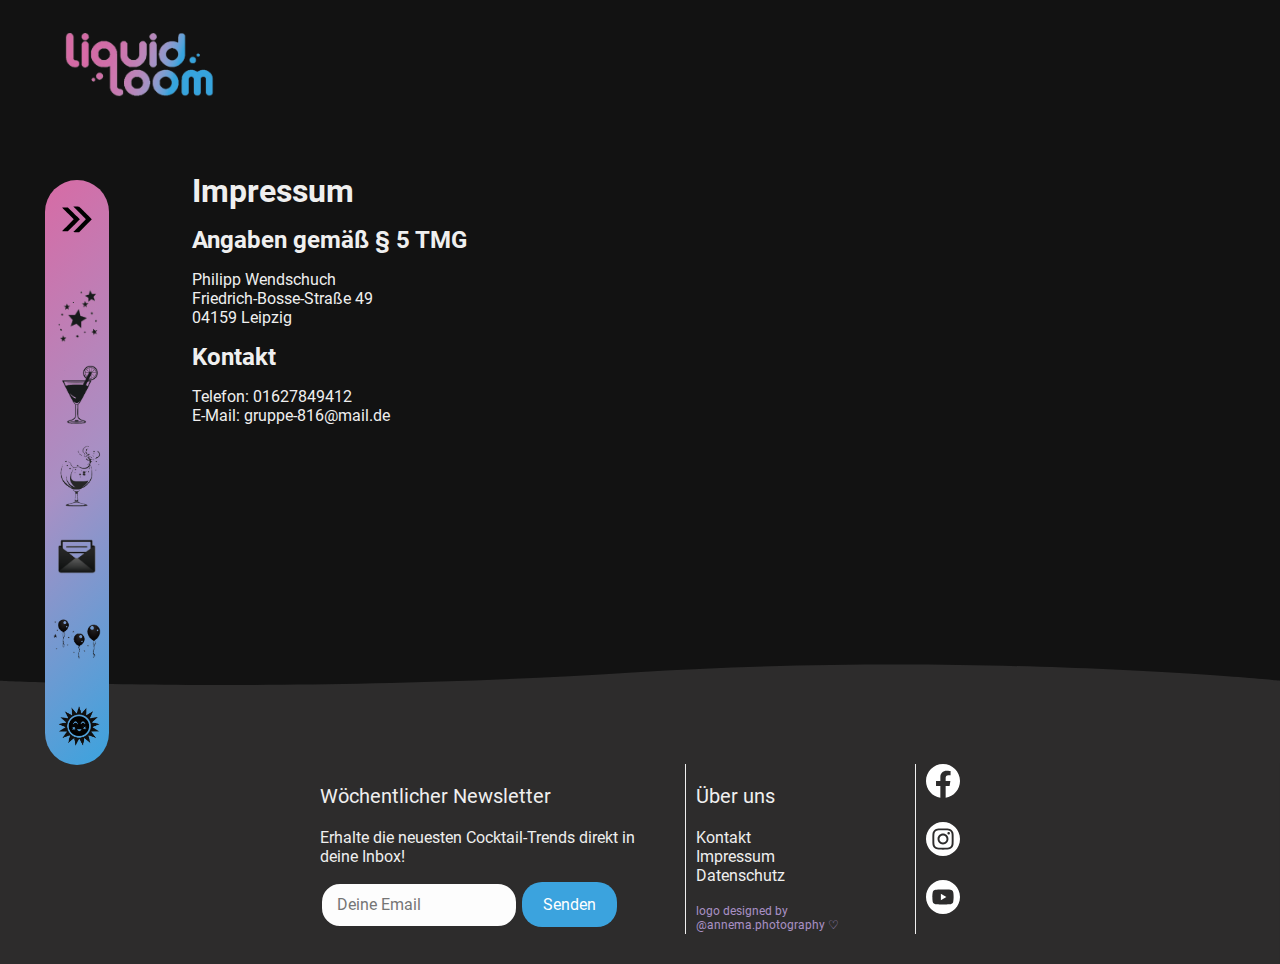
<file: impressum.html>
<!DOCTYPE html>
<html lang="en">

<head>
    <meta charset="UTF-8">
    <meta name="viewport" content="width=device-width, initial-scale=1.0">
    <link rel="icon" type="image/png" href="./img/logo_color.png">
    <link rel="stylesheet" href="globalStyle.css">
    <link rel="stylesheet" href="header.css">
    <link rel="stylesheet" href="datenschutzImpressum.css">
    <link rel="stylesheet" href="footer.css">
    <link rel="stylesheet" href="nav.css">
    <link rel="stylesheet" href="media.css">
    <script src="includeHTML.js"></script>
    <script defer src="render.js"></script>
    <script defer src="hiddenShow.js"></script>
    <title>Impressum</title>
</head>

<body onload="includeHTML()">
    <div class="view_cont">

        <div w3-include-html="./templates/nav.html"></div>

        <div class="content_cont">
            <section class="impressum">
                <h1>Impressum</h1>
                <h2>Angaben gem&auml;&szlig; &sect; 5 TMG</h2>
                <p>Philipp Wendschuch<br>
                    Friedrich-Bosse-Straße 49<br>
                    04159 Leipzig
                </p>
                <h2>Kontakt</h2>
                <p>Telefon: 01627849412<br>
                    E-Mail: gruppe-816@mail.de
                </p>
            </section>
        </div>

        <div w3-include-html="./templates/footer.html"></div>

    </div>
</body>

</html>
</file>
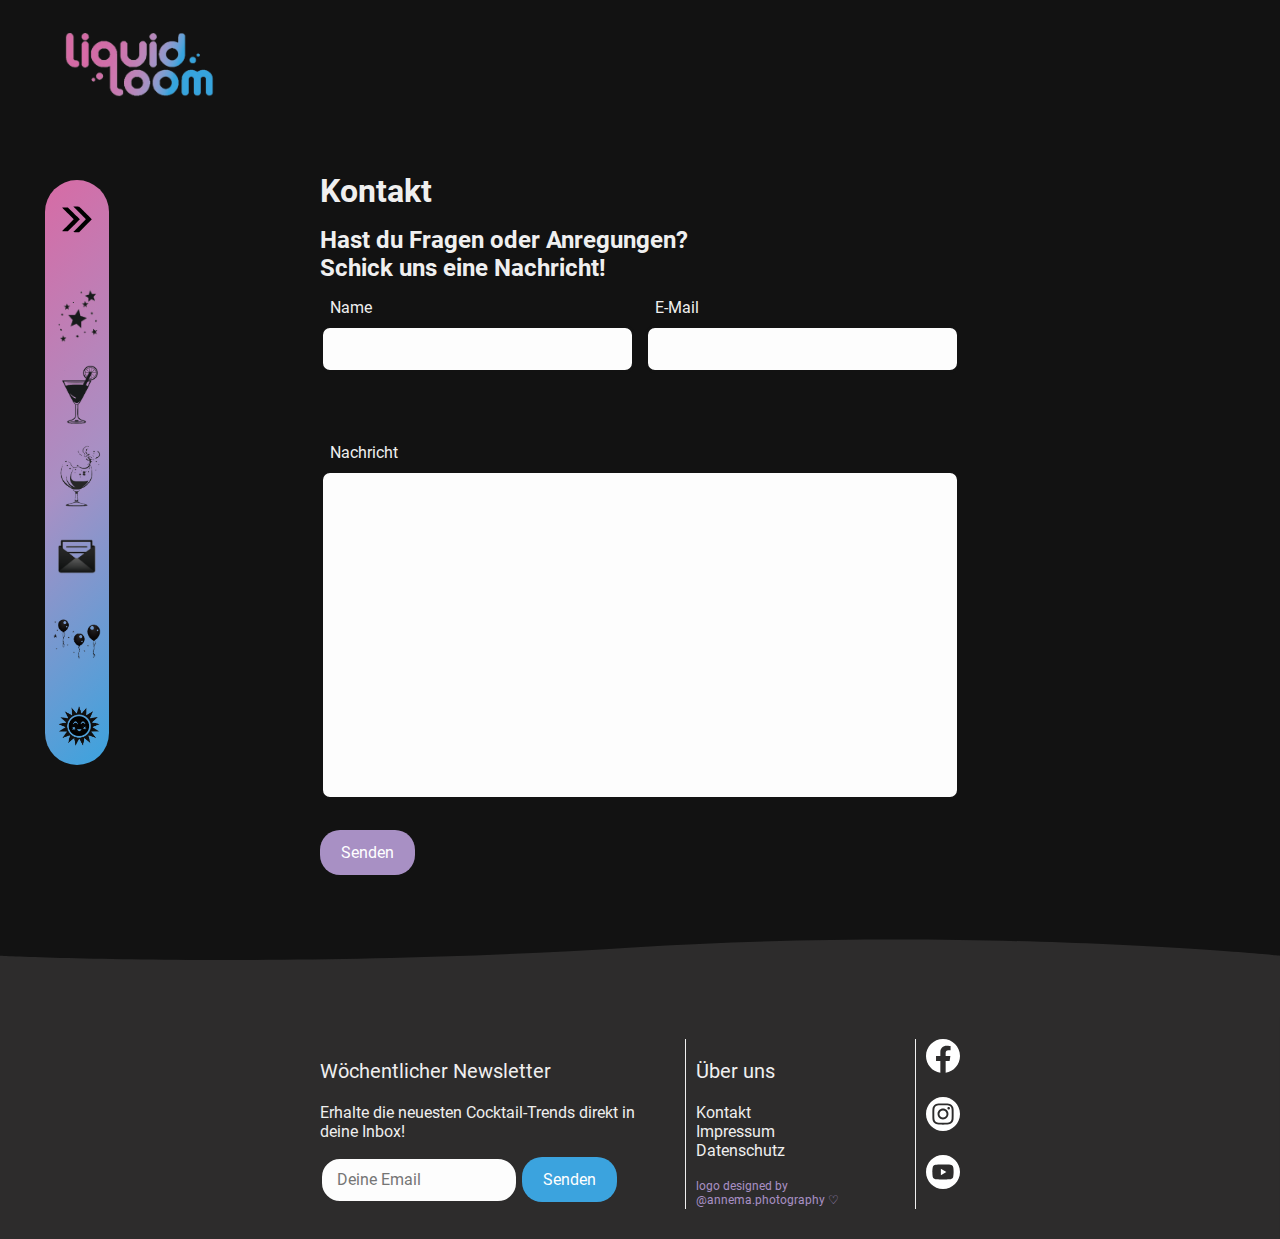
<file: kontakt.html>
<!DOCTYPE html>
<html lang="en">

<head>
    <meta charset="UTF-8">
    <meta name="viewport" content="width=device-width, initial-scale=1.0">
    <link rel="icon" type="image/png" href="./img/logo_color.png">
    <link rel="stylesheet" href="globalStyle.css">
    <link rel="stylesheet" href="header.css">
    <link rel="stylesheet" href="datenschutzImpressum.css">
    <link rel="stylesheet" href="footer.css">
    <link rel="stylesheet" href="nav.css">
    <link rel="stylesheet" href="media.css">
    <script src="includeHTML.js"></script>
    <script defer src="hiddenShow.js"></script>
    <script defer src="render.js"></script>
    <script src="contact.js"></script>
    <title>Kontakt</title>
</head>

<body onload="includeHTML()">
    <div class="view_cont">

        <div w3-include-html="./templates/nav.html"></div>

        <div class="container">
            <div class="content-wrapper impressum">

                <form onsubmit="sendMail(event); return false" novalidate>
                    <h1 class="contact-h1">Kontakt</h1>
                    <h2 class="contact-h2">Hast du Fragen oder Anregungen? Schick uns eine Nachricht!</h2>
                    <div class="name_email_parent">
                        <div class="label_box name_email">
                            <label class="label" >Name</label>
                            <input type="name" name="name" id="name_contact"   minlength="2" required>
                            <div class="error-space">
                                <p id="no-name" class=" d-none">Min. 2 Buchstaben, keine Son-<br>derzeichen oder Zahlen</p>
                            </div>
                
                        </div>
                        <div class="label_box name_email">
                            <label  class="label">E-Mail</label>
                            <input type="email" name="email" id="email_contact" required>
                            <div class="error-space">
                                <p id="no-mail" class="d-none">Gib eine gültige E-Mail ein <br>(z.B., benutzer@example.com)!</p>
                            </div>
                   
                        </div>

                    </div>
         
                    <div class="label_box textarea-width">
                        <label  class="label">Nachricht</label>
                        <textarea type="text" name="message" id="message_contact"  maxlength="5000" required></textarea>
                        <p id="no-text" class="d-none">Gib eine Nachricht ein!</p>
                       
                    </div>
                    <div class="kontakt-buton-error-space">
                        <button id="button_contact">Senden</button>
                    </div>
                </form>

            </div>
        </div>
        <div id="feedback-id" class="feedback-bg d-none"></div>
    </section>

    <div w3-include-html="./templates/footer.html"></div>

</body>

</html>
</file>
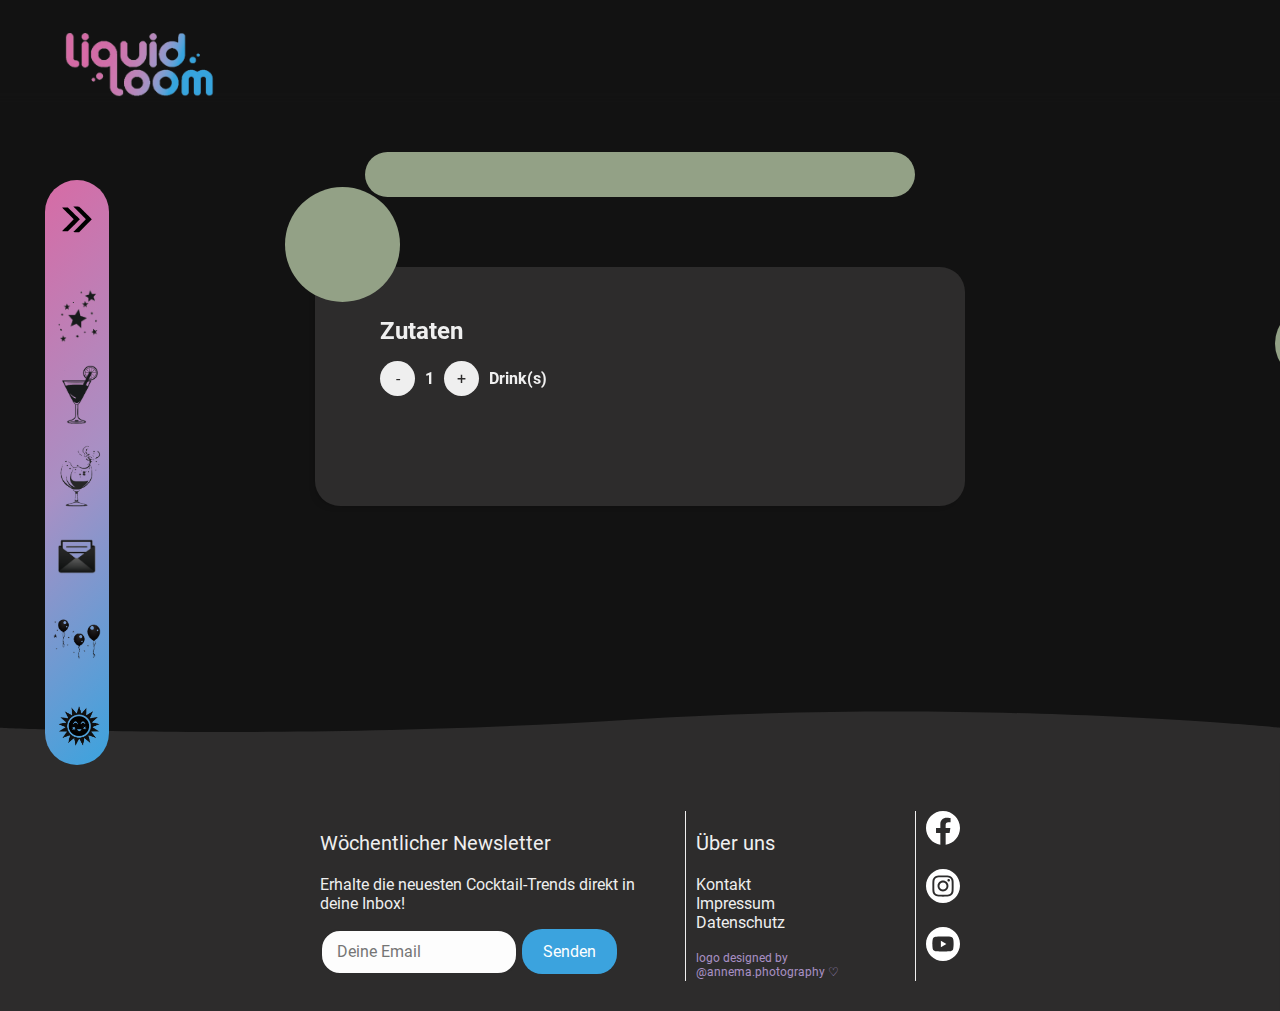
<file: recipe.html>
<!DOCTYPE html>
<html lang="en">

<head>
    <meta charset="UTF-8">
    <meta name="viewport" content="width=device-width, initial-scale=1.0">
    <link rel="icon" type="image/png" href="./img/logo_color.png">
    <link rel="stylesheet" href="globalStyle.css">
    <link rel="stylesheet" href="header.css">
    <link rel="stylesheet" href="mainStyle.css">
    <link rel="stylesheet" href="footer.css">
    <link rel="stylesheet" href="recipe.css">
    <link rel="stylesheet" href="nav.css">
    <link rel="stylesheet" href="media.css">
    <script src="includeHTML.js"></script>
    <script defer src="hiddenShow.js"></script>
    <script src="render.js"></script>
    <script src="contact.js"></script>
    <title>liquid loom</title>
</head>

<body onload="includeHTML(); render();">
    <div class="view_cont">

        <div w3-include-html="./templates/nav.html"></div>

        <div class="content_cont">
            <section class="recipe_page hidden">

                <div id="titelPlusRecipeContainer" class="title_info"></div>

                <div id="shortInfo" class="recipe_shortinfo"></div>

            </section>

            <section class="recipe_page hidden">

                <div class="dot_block">
                    <span class="dot_above1"></span>
                    <span class="dot_above2"></span>

                    <div class="recipe_block">

                        <div class=" recipe_card">

                            <div class="recipe_counter_title">
                                <h2>Zutaten</h2>

                                <div class="recipe_counter">
                                    <button class="recipe_button_left" type="button" onclick="totalClick(-1)">-</button>
                                    <span id="totalClicks">1</span>
                                    <button class="recipe_button_right" type="button" onclick="totalClick(1)">+</button>
                                    <span>Drink(s)</span>
                                </div>

                            </div>

                            <div id="table" class="recipe_table"></div>

                            <div id="prep" class="recipe_instruction"></div>

                        </div>

                        <div id="image" class="recipe_picture"></div>

                    </div>

                    <span class="dot_below1"></span>
                    <span class="dot_below2"></span>

                    <div id="author" class="recipe_author"></div>

                </div>

            </section>
        </div>

        <div w3-include-html="./templates/footer.html"></div>

    </div>
</body>

</html>
</file>
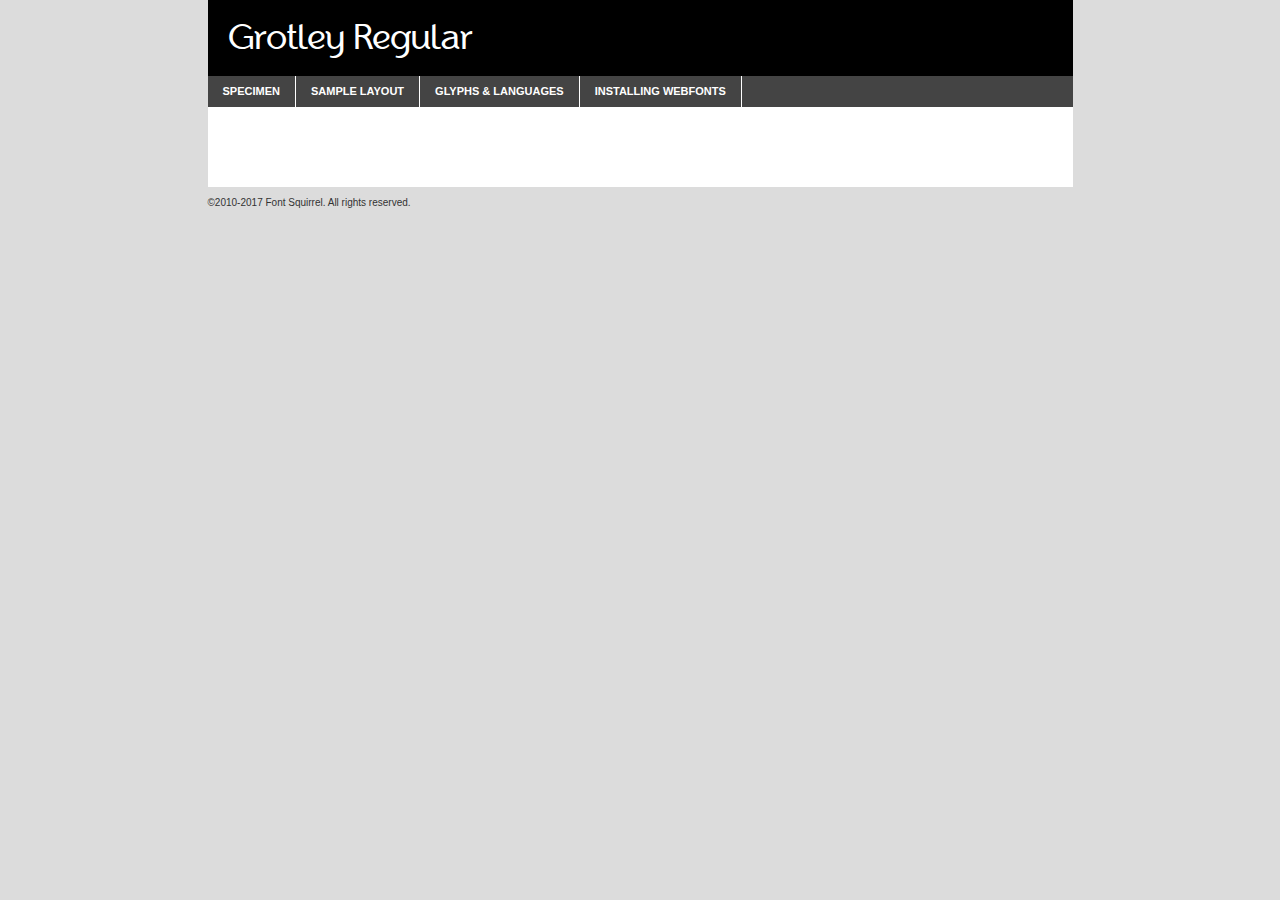
<file: webfonts/grotleyregular-mlewv-demo.html>
<!DOCTYPE html PUBLIC "-//W3C//DTD XHTML 1.0 Transitional//EN"
        "http://www.w3.org/TR/xhtml1/DTD/xhtml1-transitional.dtd">

<html xmlns="http://www.w3.org/1999/xhtml" xml:lang="en" lang="en">
<head>
    <meta http-equiv="Content-Type" content="text/html; charset=utf-8"/>
    <script src="http://ajax.googleapis.com/ajax/libs/jquery/1.7.2/jquery.min.js" type="text/javascript" charset="utf-8"></script>
    <script type="text/javascript">
		(function($) {
			$.fn.easyTabs = function(option) {
				var param = jQuery.extend({ fadeSpeed: 'fast', defaultContent: 1, activeClass: 'active' }, option);
				$(this).each(function() {
					var thisId = '#' + this.id;
					if ( param.defaultContent == '' )
					{
						param.defaultContent = 1;
					}
					if ( typeof param.defaultContent == 'number' )
					{
						var defaultTab = $(thisId + ' .tabs li:eq(' + (param.defaultContent - 1) + ') a').attr('href').substr(1);
					}
					else
					{
						var defaultTab = param.defaultContent;
					}
					$(thisId + ' .tabs li a').each(function() {
						var tabToHide = $(this).attr('href').substr(1);
						$('#' + tabToHide).addClass('easytabs-tab-content');
					});
					hideAll();
					changeContent(defaultTab);

					function hideAll() {$(thisId + ' .easytabs-tab-content').hide();}

					function changeContent(tabId)
					{
						hideAll();
						$(thisId + ' .tabs li').removeClass(param.activeClass);
						$(thisId + ' .tabs li a[href=#' + tabId + ']').closest('li').addClass(param.activeClass);
						if ( param.fadeSpeed != 'none' )
						{
							$(thisId + ' #' + tabId).fadeIn(param.fadeSpeed);
						}
						else
						{
							$(thisId + ' #' + tabId).show();
						}
					}

					$(thisId + ' .tabs li').click(function() {
						var tabId = $(this).find('a').attr('href').substr(1);
						changeContent(tabId);
						return false;
					});
				});
			}
		})(jQuery);
    </script>
    <link rel="stylesheet" href="specimen_files/specimen_stylesheet.css" type="text/css" charset="utf-8"/>
    <link rel="stylesheet" href="stylesheet.css" type="text/css" charset="utf-8"/>

    <style type="text/css">
        		body {
			font-family: 'grotleyregular';
        		}

            </style>

    <title>Grotley Regular Specimen</title>


    <script type="text/javascript" charset="utf-8">
		$(document).ready(function() {
			$('#container').easyTabs({ defaultContent: 1 });
		});
    </script>
</head>

<body>
<div id="container">
    <div id="header">
		Grotley Regular    </div>
    <ul class="tabs">
        <li><a href="#specimen">Specimen</a></li>
        <li><a href="#layout">Sample Layout</a></li>
		        <li><a href="#glyphs">Glyphs &amp; Languages</a></li>
        <li><a href="#installing">Installing Webfonts</a></li>

    </ul>

    <div id="main_content">


        <div id="specimen">

            <div class="section">
                <div class="grid12 firstcol">
                    <div class="huge">AaBb</div>
                </div>
            </div>

            <div class="section">
                <div class="glyph_range">A&#x200B;B&#x200b;C&#x200b;D&#x200b;E&#x200b;F&#x200b;G&#x200b;H&#x200b;I&#x200b;J&#x200b;K&#x200b;L&#x200b;M&#x200b;N&#x200b;O&#x200b;P&#x200b;Q&#x200b;R&#x200b;S&#x200b;T&#x200b;U&#x200b;V&#x200b;W&#x200b;X&#x200b;Y&#x200b;Z&#x200b;a&#x200b;b&#x200b;c&#x200b;d&#x200b;e&#x200b;f&#x200b;g&#x200b;h&#x200b;i&#x200b;j&#x200b;k&#x200b;l&#x200b;m&#x200b;n&#x200b;o&#x200b;p&#x200b;q&#x200b;r&#x200b;s&#x200b;t&#x200b;u&#x200b;v&#x200b;w&#x200b;x&#x200b;y&#x200b;z&#x200b;1&#x200b;2&#x200b;3&#x200b;4&#x200b;5&#x200b;6&#x200b;7&#x200b;8&#x200b;9&#x200b;0&#x200b;&amp;&#x200b;.&#x200b;,&#x200b;?&#x200b;!&#x200b;&#64;&#x200b;(&#x200b;)&#x200b;#&#x200b;$&#x200b;%&#x200b;*&#x200b;+&#x200b;-&#x200b;=&#x200b;:&#x200b;;</div>
            </div>
            <div class="section">
                <div class="grid12 firstcol">
                    <table class="sample_table">
                        <tr>
                            <td>10</td>
                            <td class="size10">abcdefghijklmnopqrstuvwxyzABCDEFGHIJKLMNOPQRSTUVWXYZ0123456789abcdefghijklmnopqrstuvwxyzABCDEFGHIJKLMNOPQRSTUVWXYZ0123456789abcdefghijklmnopqrstuvwxyzABCDEFGHIJKLMNOPQRSTUVWXYZ</td>
                        </tr>
                        <tr>
                            <td>11</td>
                            <td class="size11">abcdefghijklmnopqrstuvwxyzABCDEFGHIJKLMNOPQRSTUVWXYZ0123456789abcdefghijklmnopqrstuvwxyzABCDEFGHIJKLMNOPQRSTUVWXYZ0123456789abcdefghijklmnopqrstuvwxyzABCDEFGHIJKLMNOPQRSTUVWXYZ</td>
                        </tr>
                        <tr>
                            <td>12</td>
                            <td class="size12">abcdefghijklmnopqrstuvwxyzABCDEFGHIJKLMNOPQRSTUVWXYZ0123456789abcdefghijklmnopqrstuvwxyzABCDEFGHIJKLMNOPQRSTUVWXYZ0123456789abcdefghijklmnopqrstuvwxyzABCDEFGHIJKLMNOPQRSTUVWXYZ</td>
                        </tr>
                        <tr>
                            <td>13</td>
                            <td class="size13">abcdefghijklmnopqrstuvwxyzABCDEFGHIJKLMNOPQRSTUVWXYZ0123456789abcdefghijklmnopqrstuvwxyzABCDEFGHIJKLMNOPQRSTUVWXYZ0123456789abcdefghijklmnopqrstuvwxyzABCDEFGHIJKLMNOPQRSTUVWXYZ</td>
                        </tr>
                        <tr>
                            <td>14</td>
                            <td class="size14">abcdefghijklmnopqrstuvwxyzABCDEFGHIJKLMNOPQRSTUVWXYZ0123456789abcdefghijklmnopqrstuvwxyzABCDEFGHIJKLMNOPQRSTUVWXYZ0123456789abcdefghijklmnopqrstuvwxyzABCDEFGHIJKLMNOPQRSTUVWXYZ</td>
                        </tr>
                        <tr>
                            <td>16</td>
                            <td class="size16">abcdefghijklmnopqrstuvwxyzABCDEFGHIJKLMNOPQRSTUVWXYZ0123456789abcdefghijklmnopqrstuvwxyzABCDEFGHIJKLMNOPQRSTUVWXYZ</td>
                        </tr>
                        <tr>
                            <td>18</td>
                            <td class="size18">abcdefghijklmnopqrstuvwxyzABCDEFGHIJKLMNOPQRSTUVWXYZ0123456789abcdefghijklmnopqrstuvwxyzABCDEFGHIJKLMNOPQRSTUVWXYZ</td>
                        </tr>
                        <tr>
                            <td>20</td>
                            <td class="size20">abcdefghijklmnopqrstuvwxyzABCDEFGHIJKLMNOPQRSTUVWXYZ0123456789abcdefghijklmnopqrstuvwxyzABCDEFGHIJKLMNOPQRSTUVWXYZ</td>
                        </tr>
                        <tr>
                            <td>24</td>
                            <td class="size24">abcdefghijklmnopqrstuvwxyzABCDEFGHIJKLMNOPQRSTUVWXYZ0123456789abcdefghijklmnopqrstuvwxyzABCDEFGHIJKLMNOPQRSTUVWXYZ</td>
                        </tr>
                        <tr>
                            <td>30</td>
                            <td class="size30">abcdefghijklmnopqrstuvwxyzABCDEFGHIJKLMNOPQRSTUVWXYZ0123456789abcdefghijklmnopqrstuvwxyzABCDEFGHIJKLMNOPQRSTUVWXYZ</td>
                        </tr>
                        <tr>
                            <td>36</td>
                            <td class="size36">abcdefghijklmnopqrstuvwxyzABCDEFGHIJKLMNOPQRSTUVWXYZ0123456789abcdefghijklmnopqrstuvwxyzABCDEFGHIJKLMNOPQRSTUVWXYZ</td>
                        </tr>
                        <tr>
                            <td>48</td>
                            <td class="size48">abcdefghijklmnopqrstuvwxyzABCDEFGHIJKLMNOPQRSTUVWXYZ0123456789abcdefghijklmnopqrstuvwxyzABCDEFGHIJKLMNOPQRSTUVWXYZ</td>
                        </tr>
                        <tr>
                            <td>60</td>
                            <td class="size60">abcdefghijklmnopqrstuvwxyzABCDEFGHIJKLMNOPQRSTUVWXYZ0123456789abcdefghijklmnopqrstuvwxyzABCDEFGHIJKLMNOPQRSTUVWXYZ</td>
                        </tr>
                        <tr>
                            <td>72</td>
                            <td class="size72">abcdefghijklmnopqrstuvwxyzABCDEFGHIJKLMNOPQRSTUVWXYZ0123456789abcdefghijklmnopqrstuvwxyzABCDEFGHIJKLMNOPQRSTUVWXYZ</td>
                        </tr>
                        <tr>
                            <td>90</td>
                            <td class="size90">abcdefghijklmnopqrstuvwxyzABCDEFGHIJKLMNOPQRSTUVWXYZ0123456789abcdefghijklmnopqrstuvwxyzABCDEFGHIJKLMNOPQRSTUVWXYZ</td>
                        </tr>
                    </table>

                </div>

            </div>


            <div class="section" id="bodycomparison">


                <div id="xheight">
                    <div class="fontbody">&#x25FC;&#x25FC;&#x25FC;&#x25FC;&#x25FC;&#x25FC;&#x25FC;&#x25FC;&#x25FC;&#x25FC;&#x25FC;&#x25FC;&#x25FC;&#x25FC;&#x25FC;&#x25FC;&#x25FC;&#x25FC;&#x25FC;&#x25FC;&#x25FC;&#x25FC;&#x25FC;&#x25FC;&#x25FC;&#x25FC;&#x25FC;&#x25FC;&#x25FC;&#x25FC;&#x25FC;&#x25FC;&#x25FC;&#x25FC;&#x25FC;&#x25FC;&#x25FC;&#x25FC;&#x25FC;&#x25FC;&#x25FC;&#x25FC;&#x25FC;&#x25FC;&#x25FC;&#x25FC;&#x25FC;&#x25FC;&#x25FC;&#x25FC;&#x25FC;&#x25FC;&#x25FC;&#x25FC;&#x25FC;&#x25FC;&#x25FC;&#x25FC;&#x25FC;&#x25FC;&#x25FC;&#x25FC;&#x25FC;&#x25FC;&#x25FC;&#x25FC;&#x25FC;&#x25FC;&#x25FC;&#x25FC;&#x25FC;&#x25FC;&#x25FC;&#x25FC;&#x25FC;&#x25FC;&#x25FC;&#x25FC;&#x25FC;&#x25FC;&#x25FC;&#x25FC;&#x25FC;&#x25FC;&#x25FC;&#x25FC;&#x25FC;&#x25FC;&#x25FC;&#x25FC;&#x25FC;&#x25FC;&#x25FC;&#x25FC;&#x25FC;&#x25FC;&#x25FC;&#x25FC;&#x25FC;body</div>
                    <div class="arialbody">body</div>
                    <div class="verdanabody">body</div>
                    <div class="georgiabody">body</div>
                </div>
                <div class="fontbody" style="z-index:1">
                    body<span>Grotley Regular</span>
                </div>
                <div class="arialbody" style="z-index:1">
                    body<span>Arial</span>
                </div>
                <div class="verdanabody" style="z-index:1">
                    body<span>Verdana</span>
                </div>
                <div class="georgiabody" style="z-index:1">
                    body<span>Georgia</span>
                </div>


            </div>


            <div class="section psample psample_row1" id="">

                <div class="grid2 firstcol">
                    <p class="size10"><span>10.</span>Aenean lacinia bibendum nulla sed consectetur. Fusce dapibus, tellus ac cursus commodo, tortor mauris condimentum nibh, ut fermentum massa justo sit amet risus. Nullam id dolor id nibh ultricies vehicula ut id elit. Cum sociis natoque penatibus et magnis dis parturient montes, nascetur ridiculus mus. Nulla vitae elit libero, a pharetra augue.</p>

                </div>
                <div class="grid3">
                    <p class="size11"><span>11.</span>Aenean lacinia bibendum nulla sed consectetur. Fusce dapibus, tellus ac cursus commodo, tortor mauris condimentum nibh, ut fermentum massa justo sit amet risus. Nullam id dolor id nibh ultricies vehicula ut id elit. Cum sociis natoque penatibus et magnis dis parturient montes, nascetur ridiculus mus. Nulla vitae elit libero, a pharetra augue.</p>

                </div>
                <div class="grid3">
                    <p class="size12"><span>12.</span>Aenean lacinia bibendum nulla sed consectetur. Fusce dapibus, tellus ac cursus commodo, tortor mauris condimentum nibh, ut fermentum massa justo sit amet risus. Nullam id dolor id nibh ultricies vehicula ut id elit. Cum sociis natoque penatibus et magnis dis parturient montes, nascetur ridiculus mus. Nulla vitae elit libero, a pharetra augue.</p>

                </div>
                <div class="grid4">
                    <p class="size13"><span>13.</span>Aenean lacinia bibendum nulla sed consectetur. Fusce dapibus, tellus ac cursus commodo, tortor mauris condimentum nibh, ut fermentum massa justo sit amet risus. Nullam id dolor id nibh ultricies vehicula ut id elit. Cum sociis natoque penatibus et magnis dis parturient montes, nascetur ridiculus mus. Nulla vitae elit libero, a pharetra augue.</p>

                </div>
                <div class="white_blend"></div>

            </div>
            <div class="section psample psample_row2" id="">
                <div class="grid3 firstcol">
                    <p class="size14"><span>14.</span>Aenean lacinia bibendum nulla sed consectetur. Fusce dapibus, tellus ac cursus commodo, tortor mauris condimentum nibh, ut fermentum massa justo sit amet risus. Nullam id dolor id nibh ultricies vehicula ut id elit. Cum sociis natoque penatibus et magnis dis parturient montes, nascetur ridiculus mus. Nulla vitae elit libero, a pharetra augue.</p>

                </div>
                <div class="grid4">
                    <p class="size16"><span>16.</span>Aenean lacinia bibendum nulla sed consectetur. Fusce dapibus, tellus ac cursus commodo, tortor mauris condimentum nibh, ut fermentum massa justo sit amet risus. Nullam id dolor id nibh ultricies vehicula ut id elit. Cum sociis natoque penatibus et magnis dis parturient montes, nascetur ridiculus mus. Nulla vitae elit libero, a pharetra augue.</p>

                </div>
                <div class="grid5">
                    <p class="size18"><span>18.</span>Aenean lacinia bibendum nulla sed consectetur. Fusce dapibus, tellus ac cursus commodo, tortor mauris condimentum nibh, ut fermentum massa justo sit amet risus. Nullam id dolor id nibh ultricies vehicula ut id elit. Cum sociis natoque penatibus et magnis dis parturient montes, nascetur ridiculus mus. Nulla vitae elit libero, a pharetra augue.</p>

                </div>

                <div class="white_blend"></div>

            </div>

            <div class="section psample psample_row3" id="">
                <div class="grid5 firstcol">
                    <p class="size20"><span>20.</span>Aenean lacinia bibendum nulla sed consectetur. Fusce dapibus, tellus ac cursus commodo, tortor mauris condimentum nibh, ut fermentum massa justo sit amet risus. Nullam id dolor id nibh ultricies vehicula ut id elit. Cum sociis natoque penatibus et magnis dis parturient montes, nascetur ridiculus mus. Nulla vitae elit libero, a pharetra augue.</p>
                </div>
                <div class="grid7">
                    <p class="size24"><span>24.</span>Aenean lacinia bibendum nulla sed consectetur. Fusce dapibus, tellus ac cursus commodo, tortor mauris condimentum nibh, ut fermentum massa justo sit amet risus. Nullam id dolor id nibh ultricies vehicula ut id elit. Cum sociis natoque penatibus et magnis dis parturient montes, nascetur ridiculus mus. Nulla vitae elit libero, a pharetra augue.</p>
                </div>

                <div class="white_blend"></div>

            </div>

            <div class="section psample psample_row4" id="">
                <div class="grid12 firstcol">
                    <p class="size30"><span>30.</span>Aenean lacinia bibendum nulla sed consectetur. Fusce dapibus, tellus ac cursus commodo, tortor mauris condimentum nibh, ut fermentum massa justo sit amet risus. Nullam id dolor id nibh ultricies vehicula ut id elit. Cum sociis natoque penatibus et magnis dis parturient montes, nascetur ridiculus mus. Nulla vitae elit libero, a pharetra augue.</p>
                </div>
                <div class="white_blend"></div>

            </div>


            <div class="section psample psample_row1 fullreverse">
                <div class="grid2 firstcol">
                    <p class="size10"><span>10.</span>Aenean lacinia bibendum nulla sed consectetur. Fusce dapibus, tellus ac cursus commodo, tortor mauris condimentum nibh, ut fermentum massa justo sit amet risus. Nullam id dolor id nibh ultricies vehicula ut id elit. Cum sociis natoque penatibus et magnis dis parturient montes, nascetur ridiculus mus. Nulla vitae elit libero, a pharetra augue.</p>

                </div>
                <div class="grid3">
                    <p class="size11"><span>11.</span>Aenean lacinia bibendum nulla sed consectetur. Fusce dapibus, tellus ac cursus commodo, tortor mauris condimentum nibh, ut fermentum massa justo sit amet risus. Nullam id dolor id nibh ultricies vehicula ut id elit. Cum sociis natoque penatibus et magnis dis parturient montes, nascetur ridiculus mus. Nulla vitae elit libero, a pharetra augue.</p>

                </div>
                <div class="grid3">
                    <p class="size12"><span>12.</span>Aenean lacinia bibendum nulla sed consectetur. Fusce dapibus, tellus ac cursus commodo, tortor mauris condimentum nibh, ut fermentum massa justo sit amet risus. Nullam id dolor id nibh ultricies vehicula ut id elit. Cum sociis natoque penatibus et magnis dis parturient montes, nascetur ridiculus mus. Nulla vitae elit libero, a pharetra augue.</p>

                </div>
                <div class="grid4">
                    <p class="size13"><span>13.</span>Aenean lacinia bibendum nulla sed consectetur. Fusce dapibus, tellus ac cursus commodo, tortor mauris condimentum nibh, ut fermentum massa justo sit amet risus. Nullam id dolor id nibh ultricies vehicula ut id elit. Cum sociis natoque penatibus et magnis dis parturient montes, nascetur ridiculus mus. Nulla vitae elit libero, a pharetra augue.</p>

                </div>
                <div class="black_blend"></div>

            </div>

            <div class="section psample psample_row2 fullreverse">
                <div class="grid3 firstcol">
                    <p class="size14"><span>14.</span>Aenean lacinia bibendum nulla sed consectetur. Fusce dapibus, tellus ac cursus commodo, tortor mauris condimentum nibh, ut fermentum massa justo sit amet risus. Nullam id dolor id nibh ultricies vehicula ut id elit. Cum sociis natoque penatibus et magnis dis parturient montes, nascetur ridiculus mus. Nulla vitae elit libero, a pharetra augue.</p>

                </div>
                <div class="grid4">
                    <p class="size16"><span>16.</span>Aenean lacinia bibendum nulla sed consectetur. Fusce dapibus, tellus ac cursus commodo, tortor mauris condimentum nibh, ut fermentum massa justo sit amet risus. Nullam id dolor id nibh ultricies vehicula ut id elit. Cum sociis natoque penatibus et magnis dis parturient montes, nascetur ridiculus mus. Nulla vitae elit libero, a pharetra augue.</p>

                </div>
                <div class="grid5">
                    <p class="size18"><span>18.</span>Aenean lacinia bibendum nulla sed consectetur. Fusce dapibus, tellus ac cursus commodo, tortor mauris condimentum nibh, ut fermentum massa justo sit amet risus. Nullam id dolor id nibh ultricies vehicula ut id elit. Cum sociis natoque penatibus et magnis dis parturient montes, nascetur ridiculus mus. Nulla vitae elit libero, a pharetra augue.</p>

                </div>
                <div class="black_blend"></div>

            </div>

            <div class="section psample fullreverse psample_row3" id="">
                <div class="grid5 firstcol">
                    <p class="size20"><span>20.</span>Aenean lacinia bibendum nulla sed consectetur. Fusce dapibus, tellus ac cursus commodo, tortor mauris condimentum nibh, ut fermentum massa justo sit amet risus. Nullam id dolor id nibh ultricies vehicula ut id elit. Cum sociis natoque penatibus et magnis dis parturient montes, nascetur ridiculus mus. Nulla vitae elit libero, a pharetra augue.</p>
                </div>
                <div class="grid7">
                    <p class="size24"><span>24.</span>Aenean lacinia bibendum nulla sed consectetur. Fusce dapibus, tellus ac cursus commodo, tortor mauris condimentum nibh, ut fermentum massa justo sit amet risus. Nullam id dolor id nibh ultricies vehicula ut id elit. Cum sociis natoque penatibus et magnis dis parturient montes, nascetur ridiculus mus. Nulla vitae elit libero, a pharetra augue.</p>
                </div>

                <div class="black_blend"></div>

            </div>

            <div class="section psample fullreverse psample_row4" id="" style="border-bottom: 20px #000 solid;">
                <div class="grid12 firstcol">
                    <p class="size30"><span>30.</span>Aenean lacinia bibendum nulla sed consectetur. Fusce dapibus, tellus ac cursus commodo, tortor mauris condimentum nibh, ut fermentum massa justo sit amet risus. Nullam id dolor id nibh ultricies vehicula ut id elit. Cum sociis natoque penatibus et magnis dis parturient montes, nascetur ridiculus mus. Nulla vitae elit libero, a pharetra augue.</p>
                </div>
                <div class="black_blend"></div>

            </div>


        </div>

        <div id="layout">

            <div class="section">

                <div class="grid12 firstcol">
                    <h1>Lorem Ipsum Dolor</h1>
                    <h2>Etiam porta sem malesuada magna mollis euismod</h2>

                    <p class="byline">By <a href="#link">Aenean Lacinia</a></p>
                </div>
            </div>
            <div class="section">
                <div class="grid8 firstcol">
                    <p class="large">Donec sed odio dui. Morbi leo risus, porta ac consectetur ac, vestibulum at eros. Fusce dapibus, tellus ac cursus commodo, tortor mauris condimentum nibh, ut fermentum massa justo sit amet risus. </p>


                    <h3>Pellentesque ornare sem</h3>

                    <p>Maecenas sed diam eget risus varius blandit sit amet non magna. Maecenas faucibus mollis interdum. Donec ullamcorper nulla non metus auctor fringilla. Nullam id dolor id nibh ultricies vehicula ut id elit. Nullam id dolor id nibh ultricies vehicula ut id elit. </p>

                    <p>Aenean eu leo quam. Pellentesque ornare sem lacinia quam venenatis vestibulum. Lorem ipsum dolor sit amet, consectetur adipiscing elit. Cum sociis natoque penatibus et magnis dis parturient montes, nascetur ridiculus mus. </p>

                    <p>Nulla vitae elit libero, a pharetra augue. Praesent commodo cursus magna, vel scelerisque nisl consectetur et. Aenean lacinia bibendum nulla sed consectetur. </p>

                    <p>Nullam quis risus eget urna mollis ornare vel eu leo. Nullam quis risus eget urna mollis ornare vel eu leo. Maecenas sed diam eget risus varius blandit sit amet non magna. Donec ullamcorper nulla non metus auctor fringilla. </p>

                    <h3>Cras mattis consectetur</h3>

                    <p>Aenean eu leo quam. Pellentesque ornare sem lacinia quam venenatis vestibulum. Aenean lacinia bibendum nulla sed consectetur. Integer posuere erat a ante venenatis dapibus posuere velit aliquet. Cras mattis consectetur purus sit amet fermentum. </p>

                    <p>Nullam id dolor id nibh ultricies vehicula ut id elit. Nullam quis risus eget urna mollis ornare vel eu leo. Cras mattis consectetur purus sit amet fermentum.</p>
                </div>

                <div class="grid4 sidebar">

                    <div class="box reverse">
                        <p class="last">Nullam quis risus eget urna mollis ornare vel eu leo. Donec ullamcorper nulla non metus auctor fringilla. Cras mattis consectetur purus sit amet fermentum. Sed posuere consectetur est at lobortis. Lorem ipsum dolor sit amet, consectetur adipiscing elit. </p>
                    </div>

                    <p class="caption">Maecenas sed diam eget risus varius.</p>

                    <p>Vestibulum id ligula porta felis euismod semper. Integer posuere erat a ante venenatis dapibus posuere velit aliquet. Vestibulum id ligula porta felis euismod semper. Sed posuere consectetur est at lobortis. Maecenas sed diam eget risus varius blandit sit amet non magna. Fusce dapibus, tellus ac cursus commodo, tortor mauris condimentum nibh, ut fermentum massa justo sit amet risus. </p>


                    <p>Duis mollis, est non commodo luctus, nisi erat porttitor ligula, eget lacinia odio sem nec elit. Aenean lacinia bibendum nulla sed consectetur. Vivamus sagittis lacus vel augue laoreet rutrum faucibus dolor auctor. Aenean lacinia bibendum nulla sed consectetur. Nullam quis risus eget urna mollis ornare vel eu leo. </p>

                    <p>Praesent commodo cursus magna, vel scelerisque nisl consectetur et. Donec ullamcorper nulla non metus auctor fringilla. Maecenas faucibus mollis interdum. Fusce dapibus, tellus ac cursus commodo, tortor mauris condimentum nibh, ut fermentum massa justo sit amet risus. </p>

                </div>
            </div>

        </div>


		

        <div id="glyphs">
            <div class="section">
                <div class="grid12 firstcol">

                    <h1>Language Support</h1>
                    <p>The subset of Grotley Regular in this kit supports the following languages:<br/>

						English, Arrernte, Bislama, Cebuano, Fijian, Gilbertese, Hmong, Ibanag, Iloko_ilokano, Interglossa_glosa, Interlingua, Lojban, Norfolk_pitcairnese, Oromo, Rotokas, Seychelles_creole, Shona, Somali, Southern_ndebele, Swahili, Swati_swazi, Tok_pisin, Warlpiri, Xhosa, Zulu, Latinbasic, Demo                    </p>
                    <h1>Glyph Chart</h1>
                    <p>The subset of Grotley Regular in this kit includes all the glyphs listed below. Unicode entities are included above each glyph to help you insert individual characters into your layout.</p>
                    <div id="glyph_chart">

																																	                                <div><p>&amp;#13;</p>&#13;</div>
																				                                <div><p>&amp;#32;</p>&#32;</div>
																				                                <div><p>&amp;#44;</p>&#44;</div>
																				                                <div><p>&amp;#46;</p>&#46;</div>
																				                                <div><p>&amp;#48;</p>&#48;</div>
																				                                <div><p>&amp;#49;</p>&#49;</div>
																				                                <div><p>&amp;#50;</p>&#50;</div>
																				                                <div><p>&amp;#51;</p>&#51;</div>
																				                                <div><p>&amp;#52;</p>&#52;</div>
																				                                <div><p>&amp;#53;</p>&#53;</div>
																				                                <div><p>&amp;#54;</p>&#54;</div>
																				                                <div><p>&amp;#55;</p>&#55;</div>
																				                                <div><p>&amp;#56;</p>&#56;</div>
																				                                <div><p>&amp;#57;</p>&#57;</div>
																				                                <div><p>&amp;#65;</p>&#65;</div>
																				                                <div><p>&amp;#66;</p>&#66;</div>
																				                                <div><p>&amp;#67;</p>&#67;</div>
																				                                <div><p>&amp;#68;</p>&#68;</div>
																				                                <div><p>&amp;#69;</p>&#69;</div>
																				                                <div><p>&amp;#70;</p>&#70;</div>
																				                                <div><p>&amp;#71;</p>&#71;</div>
																				                                <div><p>&amp;#72;</p>&#72;</div>
																				                                <div><p>&amp;#73;</p>&#73;</div>
																				                                <div><p>&amp;#74;</p>&#74;</div>
																				                                <div><p>&amp;#75;</p>&#75;</div>
																				                                <div><p>&amp;#76;</p>&#76;</div>
																				                                <div><p>&amp;#77;</p>&#77;</div>
																				                                <div><p>&amp;#78;</p>&#78;</div>
																				                                <div><p>&amp;#79;</p>&#79;</div>
																				                                <div><p>&amp;#80;</p>&#80;</div>
																				                                <div><p>&amp;#81;</p>&#81;</div>
																				                                <div><p>&amp;#82;</p>&#82;</div>
																				                                <div><p>&amp;#83;</p>&#83;</div>
																				                                <div><p>&amp;#84;</p>&#84;</div>
																				                                <div><p>&amp;#85;</p>&#85;</div>
																				                                <div><p>&amp;#86;</p>&#86;</div>
																				                                <div><p>&amp;#87;</p>&#87;</div>
																				                                <div><p>&amp;#88;</p>&#88;</div>
																				                                <div><p>&amp;#89;</p>&#89;</div>
																				                                <div><p>&amp;#90;</p>&#90;</div>
																				                                <div><p>&amp;#97;</p>&#97;</div>
																				                                <div><p>&amp;#98;</p>&#98;</div>
																				                                <div><p>&amp;#99;</p>&#99;</div>
																				                                <div><p>&amp;#100;</p>&#100;</div>
																				                                <div><p>&amp;#101;</p>&#101;</div>
																				                                <div><p>&amp;#102;</p>&#102;</div>
																				                                <div><p>&amp;#103;</p>&#103;</div>
																				                                <div><p>&amp;#104;</p>&#104;</div>
																				                                <div><p>&amp;#105;</p>&#105;</div>
																				                                <div><p>&amp;#106;</p>&#106;</div>
																				                                <div><p>&amp;#107;</p>&#107;</div>
																				                                <div><p>&amp;#108;</p>&#108;</div>
																				                                <div><p>&amp;#109;</p>&#109;</div>
																				                                <div><p>&amp;#110;</p>&#110;</div>
																				                                <div><p>&amp;#111;</p>&#111;</div>
																				                                <div><p>&amp;#112;</p>&#112;</div>
																				                                <div><p>&amp;#113;</p>&#113;</div>
																				                                <div><p>&amp;#114;</p>&#114;</div>
																				                                <div><p>&amp;#115;</p>&#115;</div>
																				                                <div><p>&amp;#116;</p>&#116;</div>
																				                                <div><p>&amp;#117;</p>&#117;</div>
																				                                <div><p>&amp;#118;</p>&#118;</div>
																				                                <div><p>&amp;#119;</p>&#119;</div>
																				                                <div><p>&amp;#120;</p>&#120;</div>
																				                                <div><p>&amp;#121;</p>&#121;</div>
																				                                <div><p>&amp;#122;</p>&#122;</div>
																				                                <div><p>&amp;#160;</p>&#160;</div>
																				                                <div><p>&amp;#8192;</p>&#8192;</div>
																				                                <div><p>&amp;#8193;</p>&#8193;</div>
																				                                <div><p>&amp;#8194;</p>&#8194;</div>
																				                                <div><p>&amp;#8195;</p>&#8195;</div>
																				                                <div><p>&amp;#8196;</p>&#8196;</div>
																				                                <div><p>&amp;#8197;</p>&#8197;</div>
																				                                <div><p>&amp;#8198;</p>&#8198;</div>
																				                                <div><p>&amp;#8199;</p>&#8199;</div>
																				                                <div><p>&amp;#8200;</p>&#8200;</div>
																				                                <div><p>&amp;#8201;</p>&#8201;</div>
																				                                <div><p>&amp;#8202;</p>&#8202;</div>
																				                                <div><p>&amp;#8239;</p>&#8239;</div>
																				                                <div><p>&amp;#8287;</p>&#8287;</div>
																				                                <div><p>&amp;#9724;</p>&#9724;</div>
																																                    </div>
                </div>


            </div>
        </div>


        <div id="specs">

        </div>

        <div id="installing">
            <div class="section">
                <div class="grid7 firstcol">
                    <h1>Installing Webfonts</h1>

                    <p>Webfonts are supported by all major browser platforms but not all in the same way. There are currently four different font formats that must be included in order to target all browsers. This includes TTF, WOFF, EOT and SVG.</p>

                    <h2>1. Upload your webfonts</h2>
                    <p>You must upload your webfont kit to your website. They should be in or near the same directory as your CSS files.</p>

                    <h2>2. Include the webfont stylesheet</h2>
                    <p>A special CSS @font-face declaration helps the various browsers select the appropriate font it needs without causing you a bunch of headaches. Learn more about this syntax by reading the <a href="https://www.fontspring.com/blog/further-hardening-of-the-bulletproof-syntax">Fontspring blog post</a> about it. The code for it is as follows:</p>


                    <code>
                        @font-face{
                        font-family: 'MyWebFont';
                        src: url('WebFont.eot');
                        src: url('WebFont.eot?#iefix') format('embedded-opentype'),
                        url('WebFont.woff') format('woff'),
                        url('WebFont.ttf') format('truetype'),
                        url('WebFont.svg#webfont') format('svg');
                        }
                    </code>

                    <p>We've already gone ahead and generated the code for you. All you have to do is link to the stylesheet in your HTML, like this:</p>
                    <code>&lt;link rel=&quot;stylesheet&quot; href=&quot;stylesheet.css&quot; type=&quot;text/css&quot; charset=&quot;utf-8&quot; /&gt;</code>

                    <h2>3. Modify your own stylesheet</h2>
                    <p>To take advantage of your new fonts, you must tell your stylesheet to use them. Look at the original @font-face declaration above and find the property called "font-family." The name linked there will be what you use to reference the font. Prepend that webfont name to the font stack in the "font-family" property, inside the selector you want to change. For example:</p>
                    <code>p { font-family: 'WebFont', Arial, sans-serif; }</code>

                    <h2>4. Test</h2>
                    <p>Getting webfonts to work cross-browser <em>can</em> be tricky. Use the information in the sidebar to help you if you find that fonts aren't loading in a particular browser.</p>
                </div>

                <div class="grid5 sidebar">
                    <div class="box">
                        <h2>Troubleshooting<br/>Font-Face Problems</h2>
                        <p>Having trouble getting your webfonts to load in your new website? Here are some tips to sort out what might be the problem.</p>

                        <h3>Fonts not showing in any browser</h3>

                        <p>This sounds like you need to work on the plumbing. You either did not upload the fonts to the correct directory, or you did not link the fonts properly in the CSS. If you've confirmed that all this is correct and you still have a problem, take a look at your .htaccess file and see if requests are getting intercepted.</p>

                        <h3>Fonts not loading in iPhone or iPad</h3>

                        <p>The most common problem here is that you are serving the fonts from an IIS server. IIS refuses to serve files that have unknown MIME types. If that is the case, you must set the MIME type for SVG to "image/svg+xml" in the server settings. Follow these instructions from Microsoft if you need help.</p>

                        <h3>Fonts not loading in Firefox</h3>

                        <p>The primary reason for this failure? You are still using a version Firefox older than 3.5. So upgrade already! If that isn't it, then you are very likely serving fonts from a different domain. Firefox requires that all font assets be served from the same domain. Lastly it is possible that you need to add WOFF to your list of MIME types (if you are serving via IIS.)</p>

                        <h3>Fonts not loading in IE</h3>

                        <p>Are you looking at Internet Explorer on an actual Windows machine or are you cheating by using a service like Adobe BrowserLab? Many of these screenshot services do not render @font-face for IE. Best to test it on a real machine.</p>

                        <h3>Fonts not loading in IE9</h3>

                        <p>IE9, like Firefox, requires that fonts be served from the same domain as the website. Make sure that is the case.</p>
                    </div>
                </div>
            </div>

        </div>

    </div>
    <div id="footer">
        <p>&copy;2010-2017 Font Squirrel. All rights reserved.</p>
    </div>
</div>
</body>
</html>
</file>
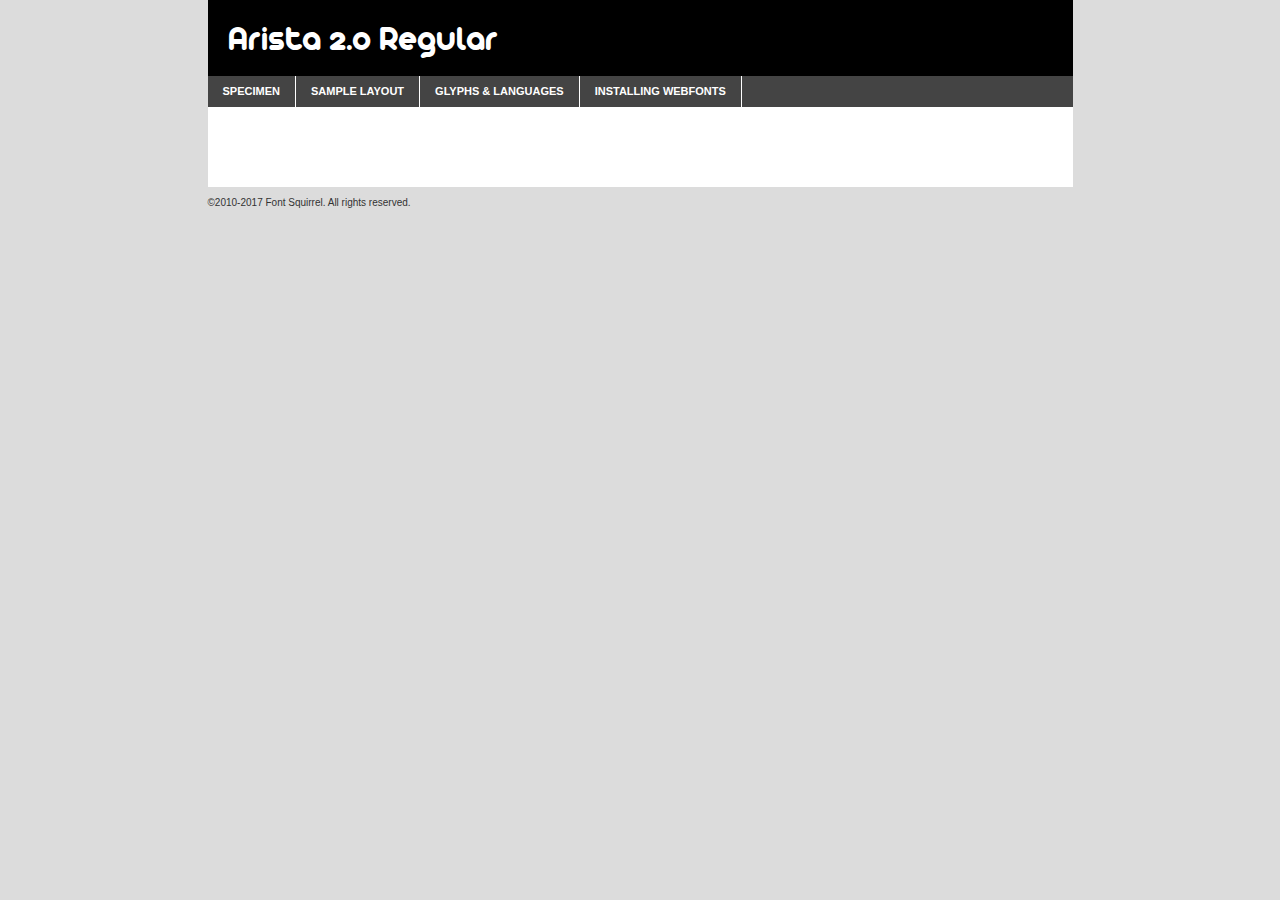
<file: webfonts/arista-2.0/arista2.0-demo.html>
<!DOCTYPE html PUBLIC "-//W3C//DTD XHTML 1.0 Transitional//EN"
        "http://www.w3.org/TR/xhtml1/DTD/xhtml1-transitional.dtd">

<html xmlns="http://www.w3.org/1999/xhtml" xml:lang="en" lang="en">
<head>
    <meta http-equiv="Content-Type" content="text/html; charset=utf-8"/>
    <script src="http://ajax.googleapis.com/ajax/libs/jquery/1.7.2/jquery.min.js" type="text/javascript" charset="utf-8"></script>
    <script type="text/javascript">
		(function($) {
			$.fn.easyTabs = function(option) {
				var param = jQuery.extend({ fadeSpeed: 'fast', defaultContent: 1, activeClass: 'active' }, option);
				$(this).each(function() {
					var thisId = '#' + this.id;
					if ( param.defaultContent == '' )
					{
						param.defaultContent = 1;
					}
					if ( typeof param.defaultContent == 'number' )
					{
						var defaultTab = $(thisId + ' .tabs li:eq(' + (param.defaultContent - 1) + ') a').attr('href').substr(1);
					}
					else
					{
						var defaultTab = param.defaultContent;
					}
					$(thisId + ' .tabs li a').each(function() {
						var tabToHide = $(this).attr('href').substr(1);
						$('#' + tabToHide).addClass('easytabs-tab-content');
					});
					hideAll();
					changeContent(defaultTab);

					function hideAll() {$(thisId + ' .easytabs-tab-content').hide();}

					function changeContent(tabId)
					{
						hideAll();
						$(thisId + ' .tabs li').removeClass(param.activeClass);
						$(thisId + ' .tabs li a[href=#' + tabId + ']').closest('li').addClass(param.activeClass);
						if ( param.fadeSpeed != 'none' )
						{
							$(thisId + ' #' + tabId).fadeIn(param.fadeSpeed);
						}
						else
						{
							$(thisId + ' #' + tabId).show();
						}
					}

					$(thisId + ' .tabs li').click(function() {
						var tabId = $(this).find('a').attr('href').substr(1);
						changeContent(tabId);
						return false;
					});
				});
			}
		})(jQuery);
    </script>
    <link rel="stylesheet" href="specimen_files/specimen_stylesheet.css" type="text/css" charset="utf-8"/>
    <link rel="stylesheet" href="stylesheet.css" type="text/css" charset="utf-8"/>

    <style type="text/css">
        		body {
			font-family: 'arista_2.0regular';
        		}

            </style>

    <title>Arista 2.0 Regular Specimen</title>


    <script type="text/javascript" charset="utf-8">
		$(document).ready(function() {
			$('#container').easyTabs({ defaultContent: 1 });
		});
    </script>
</head>

<body>
<div id="container">
    <div id="header">
		Arista 2.0 Regular    </div>
    <ul class="tabs">
        <li><a href="#specimen">Specimen</a></li>
        <li><a href="#layout">Sample Layout</a></li>
		        <li><a href="#glyphs">Glyphs &amp; Languages</a></li>
        <li><a href="#installing">Installing Webfonts</a></li>

    </ul>

    <div id="main_content">


        <div id="specimen">

            <div class="section">
                <div class="grid12 firstcol">
                    <div class="huge">AaBb</div>
                </div>
            </div>

            <div class="section">
                <div class="glyph_range">A&#x200B;B&#x200b;C&#x200b;D&#x200b;E&#x200b;F&#x200b;G&#x200b;H&#x200b;I&#x200b;J&#x200b;K&#x200b;L&#x200b;M&#x200b;N&#x200b;O&#x200b;P&#x200b;Q&#x200b;R&#x200b;S&#x200b;T&#x200b;U&#x200b;V&#x200b;W&#x200b;X&#x200b;Y&#x200b;Z&#x200b;a&#x200b;b&#x200b;c&#x200b;d&#x200b;e&#x200b;f&#x200b;g&#x200b;h&#x200b;i&#x200b;j&#x200b;k&#x200b;l&#x200b;m&#x200b;n&#x200b;o&#x200b;p&#x200b;q&#x200b;r&#x200b;s&#x200b;t&#x200b;u&#x200b;v&#x200b;w&#x200b;x&#x200b;y&#x200b;z&#x200b;1&#x200b;2&#x200b;3&#x200b;4&#x200b;5&#x200b;6&#x200b;7&#x200b;8&#x200b;9&#x200b;0&#x200b;&amp;&#x200b;.&#x200b;,&#x200b;?&#x200b;!&#x200b;&#64;&#x200b;(&#x200b;)&#x200b;#&#x200b;$&#x200b;%&#x200b;*&#x200b;+&#x200b;-&#x200b;=&#x200b;:&#x200b;;</div>
            </div>
            <div class="section">
                <div class="grid12 firstcol">
                    <table class="sample_table">
                        <tr>
                            <td>10</td>
                            <td class="size10">abcdefghijklmnopqrstuvwxyzABCDEFGHIJKLMNOPQRSTUVWXYZ0123456789abcdefghijklmnopqrstuvwxyzABCDEFGHIJKLMNOPQRSTUVWXYZ0123456789abcdefghijklmnopqrstuvwxyzABCDEFGHIJKLMNOPQRSTUVWXYZ</td>
                        </tr>
                        <tr>
                            <td>11</td>
                            <td class="size11">abcdefghijklmnopqrstuvwxyzABCDEFGHIJKLMNOPQRSTUVWXYZ0123456789abcdefghijklmnopqrstuvwxyzABCDEFGHIJKLMNOPQRSTUVWXYZ0123456789abcdefghijklmnopqrstuvwxyzABCDEFGHIJKLMNOPQRSTUVWXYZ</td>
                        </tr>
                        <tr>
                            <td>12</td>
                            <td class="size12">abcdefghijklmnopqrstuvwxyzABCDEFGHIJKLMNOPQRSTUVWXYZ0123456789abcdefghijklmnopqrstuvwxyzABCDEFGHIJKLMNOPQRSTUVWXYZ0123456789abcdefghijklmnopqrstuvwxyzABCDEFGHIJKLMNOPQRSTUVWXYZ</td>
                        </tr>
                        <tr>
                            <td>13</td>
                            <td class="size13">abcdefghijklmnopqrstuvwxyzABCDEFGHIJKLMNOPQRSTUVWXYZ0123456789abcdefghijklmnopqrstuvwxyzABCDEFGHIJKLMNOPQRSTUVWXYZ0123456789abcdefghijklmnopqrstuvwxyzABCDEFGHIJKLMNOPQRSTUVWXYZ</td>
                        </tr>
                        <tr>
                            <td>14</td>
                            <td class="size14">abcdefghijklmnopqrstuvwxyzABCDEFGHIJKLMNOPQRSTUVWXYZ0123456789abcdefghijklmnopqrstuvwxyzABCDEFGHIJKLMNOPQRSTUVWXYZ0123456789abcdefghijklmnopqrstuvwxyzABCDEFGHIJKLMNOPQRSTUVWXYZ</td>
                        </tr>
                        <tr>
                            <td>16</td>
                            <td class="size16">abcdefghijklmnopqrstuvwxyzABCDEFGHIJKLMNOPQRSTUVWXYZ0123456789abcdefghijklmnopqrstuvwxyzABCDEFGHIJKLMNOPQRSTUVWXYZ</td>
                        </tr>
                        <tr>
                            <td>18</td>
                            <td class="size18">abcdefghijklmnopqrstuvwxyzABCDEFGHIJKLMNOPQRSTUVWXYZ0123456789abcdefghijklmnopqrstuvwxyzABCDEFGHIJKLMNOPQRSTUVWXYZ</td>
                        </tr>
                        <tr>
                            <td>20</td>
                            <td class="size20">abcdefghijklmnopqrstuvwxyzABCDEFGHIJKLMNOPQRSTUVWXYZ0123456789abcdefghijklmnopqrstuvwxyzABCDEFGHIJKLMNOPQRSTUVWXYZ</td>
                        </tr>
                        <tr>
                            <td>24</td>
                            <td class="size24">abcdefghijklmnopqrstuvwxyzABCDEFGHIJKLMNOPQRSTUVWXYZ0123456789abcdefghijklmnopqrstuvwxyzABCDEFGHIJKLMNOPQRSTUVWXYZ</td>
                        </tr>
                        <tr>
                            <td>30</td>
                            <td class="size30">abcdefghijklmnopqrstuvwxyzABCDEFGHIJKLMNOPQRSTUVWXYZ0123456789abcdefghijklmnopqrstuvwxyzABCDEFGHIJKLMNOPQRSTUVWXYZ</td>
                        </tr>
                        <tr>
                            <td>36</td>
                            <td class="size36">abcdefghijklmnopqrstuvwxyzABCDEFGHIJKLMNOPQRSTUVWXYZ0123456789abcdefghijklmnopqrstuvwxyzABCDEFGHIJKLMNOPQRSTUVWXYZ</td>
                        </tr>
                        <tr>
                            <td>48</td>
                            <td class="size48">abcdefghijklmnopqrstuvwxyzABCDEFGHIJKLMNOPQRSTUVWXYZ0123456789abcdefghijklmnopqrstuvwxyzABCDEFGHIJKLMNOPQRSTUVWXYZ</td>
                        </tr>
                        <tr>
                            <td>60</td>
                            <td class="size60">abcdefghijklmnopqrstuvwxyzABCDEFGHIJKLMNOPQRSTUVWXYZ0123456789abcdefghijklmnopqrstuvwxyzABCDEFGHIJKLMNOPQRSTUVWXYZ</td>
                        </tr>
                        <tr>
                            <td>72</td>
                            <td class="size72">abcdefghijklmnopqrstuvwxyzABCDEFGHIJKLMNOPQRSTUVWXYZ0123456789abcdefghijklmnopqrstuvwxyzABCDEFGHIJKLMNOPQRSTUVWXYZ</td>
                        </tr>
                        <tr>
                            <td>90</td>
                            <td class="size90">abcdefghijklmnopqrstuvwxyzABCDEFGHIJKLMNOPQRSTUVWXYZ0123456789abcdefghijklmnopqrstuvwxyzABCDEFGHIJKLMNOPQRSTUVWXYZ</td>
                        </tr>
                    </table>

                </div>

            </div>


            <div class="section" id="bodycomparison">


                <div id="xheight">
                    <div class="fontbody">&#x25FC;&#x25FC;&#x25FC;&#x25FC;&#x25FC;&#x25FC;&#x25FC;&#x25FC;&#x25FC;&#x25FC;&#x25FC;&#x25FC;&#x25FC;&#x25FC;&#x25FC;&#x25FC;&#x25FC;&#x25FC;&#x25FC;&#x25FC;&#x25FC;&#x25FC;&#x25FC;&#x25FC;&#x25FC;&#x25FC;&#x25FC;&#x25FC;&#x25FC;&#x25FC;&#x25FC;&#x25FC;&#x25FC;&#x25FC;&#x25FC;&#x25FC;&#x25FC;&#x25FC;&#x25FC;&#x25FC;&#x25FC;&#x25FC;&#x25FC;&#x25FC;&#x25FC;&#x25FC;&#x25FC;&#x25FC;&#x25FC;&#x25FC;&#x25FC;&#x25FC;&#x25FC;&#x25FC;&#x25FC;&#x25FC;&#x25FC;&#x25FC;&#x25FC;&#x25FC;&#x25FC;&#x25FC;&#x25FC;&#x25FC;&#x25FC;&#x25FC;&#x25FC;&#x25FC;&#x25FC;&#x25FC;&#x25FC;&#x25FC;&#x25FC;&#x25FC;&#x25FC;&#x25FC;&#x25FC;&#x25FC;&#x25FC;&#x25FC;&#x25FC;&#x25FC;&#x25FC;&#x25FC;&#x25FC;&#x25FC;&#x25FC;&#x25FC;&#x25FC;&#x25FC;&#x25FC;&#x25FC;&#x25FC;&#x25FC;&#x25FC;&#x25FC;&#x25FC;&#x25FC;&#x25FC;body</div>
                    <div class="arialbody">body</div>
                    <div class="verdanabody">body</div>
                    <div class="georgiabody">body</div>
                </div>
                <div class="fontbody" style="z-index:1">
                    body<span>Arista 2.0 Regular</span>
                </div>
                <div class="arialbody" style="z-index:1">
                    body<span>Arial</span>
                </div>
                <div class="verdanabody" style="z-index:1">
                    body<span>Verdana</span>
                </div>
                <div class="georgiabody" style="z-index:1">
                    body<span>Georgia</span>
                </div>


            </div>


            <div class="section psample psample_row1" id="">

                <div class="grid2 firstcol">
                    <p class="size10"><span>10.</span>Aenean lacinia bibendum nulla sed consectetur. Fusce dapibus, tellus ac cursus commodo, tortor mauris condimentum nibh, ut fermentum massa justo sit amet risus. Nullam id dolor id nibh ultricies vehicula ut id elit. Cum sociis natoque penatibus et magnis dis parturient montes, nascetur ridiculus mus. Nulla vitae elit libero, a pharetra augue.</p>

                </div>
                <div class="grid3">
                    <p class="size11"><span>11.</span>Aenean lacinia bibendum nulla sed consectetur. Fusce dapibus, tellus ac cursus commodo, tortor mauris condimentum nibh, ut fermentum massa justo sit amet risus. Nullam id dolor id nibh ultricies vehicula ut id elit. Cum sociis natoque penatibus et magnis dis parturient montes, nascetur ridiculus mus. Nulla vitae elit libero, a pharetra augue.</p>

                </div>
                <div class="grid3">
                    <p class="size12"><span>12.</span>Aenean lacinia bibendum nulla sed consectetur. Fusce dapibus, tellus ac cursus commodo, tortor mauris condimentum nibh, ut fermentum massa justo sit amet risus. Nullam id dolor id nibh ultricies vehicula ut id elit. Cum sociis natoque penatibus et magnis dis parturient montes, nascetur ridiculus mus. Nulla vitae elit libero, a pharetra augue.</p>

                </div>
                <div class="grid4">
                    <p class="size13"><span>13.</span>Aenean lacinia bibendum nulla sed consectetur. Fusce dapibus, tellus ac cursus commodo, tortor mauris condimentum nibh, ut fermentum massa justo sit amet risus. Nullam id dolor id nibh ultricies vehicula ut id elit. Cum sociis natoque penatibus et magnis dis parturient montes, nascetur ridiculus mus. Nulla vitae elit libero, a pharetra augue.</p>

                </div>
                <div class="white_blend"></div>

            </div>
            <div class="section psample psample_row2" id="">
                <div class="grid3 firstcol">
                    <p class="size14"><span>14.</span>Aenean lacinia bibendum nulla sed consectetur. Fusce dapibus, tellus ac cursus commodo, tortor mauris condimentum nibh, ut fermentum massa justo sit amet risus. Nullam id dolor id nibh ultricies vehicula ut id elit. Cum sociis natoque penatibus et magnis dis parturient montes, nascetur ridiculus mus. Nulla vitae elit libero, a pharetra augue.</p>

                </div>
                <div class="grid4">
                    <p class="size16"><span>16.</span>Aenean lacinia bibendum nulla sed consectetur. Fusce dapibus, tellus ac cursus commodo, tortor mauris condimentum nibh, ut fermentum massa justo sit amet risus. Nullam id dolor id nibh ultricies vehicula ut id elit. Cum sociis natoque penatibus et magnis dis parturient montes, nascetur ridiculus mus. Nulla vitae elit libero, a pharetra augue.</p>

                </div>
                <div class="grid5">
                    <p class="size18"><span>18.</span>Aenean lacinia bibendum nulla sed consectetur. Fusce dapibus, tellus ac cursus commodo, tortor mauris condimentum nibh, ut fermentum massa justo sit amet risus. Nullam id dolor id nibh ultricies vehicula ut id elit. Cum sociis natoque penatibus et magnis dis parturient montes, nascetur ridiculus mus. Nulla vitae elit libero, a pharetra augue.</p>

                </div>

                <div class="white_blend"></div>

            </div>

            <div class="section psample psample_row3" id="">
                <div class="grid5 firstcol">
                    <p class="size20"><span>20.</span>Aenean lacinia bibendum nulla sed consectetur. Fusce dapibus, tellus ac cursus commodo, tortor mauris condimentum nibh, ut fermentum massa justo sit amet risus. Nullam id dolor id nibh ultricies vehicula ut id elit. Cum sociis natoque penatibus et magnis dis parturient montes, nascetur ridiculus mus. Nulla vitae elit libero, a pharetra augue.</p>
                </div>
                <div class="grid7">
                    <p class="size24"><span>24.</span>Aenean lacinia bibendum nulla sed consectetur. Fusce dapibus, tellus ac cursus commodo, tortor mauris condimentum nibh, ut fermentum massa justo sit amet risus. Nullam id dolor id nibh ultricies vehicula ut id elit. Cum sociis natoque penatibus et magnis dis parturient montes, nascetur ridiculus mus. Nulla vitae elit libero, a pharetra augue.</p>
                </div>

                <div class="white_blend"></div>

            </div>

            <div class="section psample psample_row4" id="">
                <div class="grid12 firstcol">
                    <p class="size30"><span>30.</span>Aenean lacinia bibendum nulla sed consectetur. Fusce dapibus, tellus ac cursus commodo, tortor mauris condimentum nibh, ut fermentum massa justo sit amet risus. Nullam id dolor id nibh ultricies vehicula ut id elit. Cum sociis natoque penatibus et magnis dis parturient montes, nascetur ridiculus mus. Nulla vitae elit libero, a pharetra augue.</p>
                </div>
                <div class="white_blend"></div>

            </div>


            <div class="section psample psample_row1 fullreverse">
                <div class="grid2 firstcol">
                    <p class="size10"><span>10.</span>Aenean lacinia bibendum nulla sed consectetur. Fusce dapibus, tellus ac cursus commodo, tortor mauris condimentum nibh, ut fermentum massa justo sit amet risus. Nullam id dolor id nibh ultricies vehicula ut id elit. Cum sociis natoque penatibus et magnis dis parturient montes, nascetur ridiculus mus. Nulla vitae elit libero, a pharetra augue.</p>

                </div>
                <div class="grid3">
                    <p class="size11"><span>11.</span>Aenean lacinia bibendum nulla sed consectetur. Fusce dapibus, tellus ac cursus commodo, tortor mauris condimentum nibh, ut fermentum massa justo sit amet risus. Nullam id dolor id nibh ultricies vehicula ut id elit. Cum sociis natoque penatibus et magnis dis parturient montes, nascetur ridiculus mus. Nulla vitae elit libero, a pharetra augue.</p>

                </div>
                <div class="grid3">
                    <p class="size12"><span>12.</span>Aenean lacinia bibendum nulla sed consectetur. Fusce dapibus, tellus ac cursus commodo, tortor mauris condimentum nibh, ut fermentum massa justo sit amet risus. Nullam id dolor id nibh ultricies vehicula ut id elit. Cum sociis natoque penatibus et magnis dis parturient montes, nascetur ridiculus mus. Nulla vitae elit libero, a pharetra augue.</p>

                </div>
                <div class="grid4">
                    <p class="size13"><span>13.</span>Aenean lacinia bibendum nulla sed consectetur. Fusce dapibus, tellus ac cursus commodo, tortor mauris condimentum nibh, ut fermentum massa justo sit amet risus. Nullam id dolor id nibh ultricies vehicula ut id elit. Cum sociis natoque penatibus et magnis dis parturient montes, nascetur ridiculus mus. Nulla vitae elit libero, a pharetra augue.</p>

                </div>
                <div class="black_blend"></div>

            </div>

            <div class="section psample psample_row2 fullreverse">
                <div class="grid3 firstcol">
                    <p class="size14"><span>14.</span>Aenean lacinia bibendum nulla sed consectetur. Fusce dapibus, tellus ac cursus commodo, tortor mauris condimentum nibh, ut fermentum massa justo sit amet risus. Nullam id dolor id nibh ultricies vehicula ut id elit. Cum sociis natoque penatibus et magnis dis parturient montes, nascetur ridiculus mus. Nulla vitae elit libero, a pharetra augue.</p>

                </div>
                <div class="grid4">
                    <p class="size16"><span>16.</span>Aenean lacinia bibendum nulla sed consectetur. Fusce dapibus, tellus ac cursus commodo, tortor mauris condimentum nibh, ut fermentum massa justo sit amet risus. Nullam id dolor id nibh ultricies vehicula ut id elit. Cum sociis natoque penatibus et magnis dis parturient montes, nascetur ridiculus mus. Nulla vitae elit libero, a pharetra augue.</p>

                </div>
                <div class="grid5">
                    <p class="size18"><span>18.</span>Aenean lacinia bibendum nulla sed consectetur. Fusce dapibus, tellus ac cursus commodo, tortor mauris condimentum nibh, ut fermentum massa justo sit amet risus. Nullam id dolor id nibh ultricies vehicula ut id elit. Cum sociis natoque penatibus et magnis dis parturient montes, nascetur ridiculus mus. Nulla vitae elit libero, a pharetra augue.</p>

                </div>
                <div class="black_blend"></div>

            </div>

            <div class="section psample fullreverse psample_row3" id="">
                <div class="grid5 firstcol">
                    <p class="size20"><span>20.</span>Aenean lacinia bibendum nulla sed consectetur. Fusce dapibus, tellus ac cursus commodo, tortor mauris condimentum nibh, ut fermentum massa justo sit amet risus. Nullam id dolor id nibh ultricies vehicula ut id elit. Cum sociis natoque penatibus et magnis dis parturient montes, nascetur ridiculus mus. Nulla vitae elit libero, a pharetra augue.</p>
                </div>
                <div class="grid7">
                    <p class="size24"><span>24.</span>Aenean lacinia bibendum nulla sed consectetur. Fusce dapibus, tellus ac cursus commodo, tortor mauris condimentum nibh, ut fermentum massa justo sit amet risus. Nullam id dolor id nibh ultricies vehicula ut id elit. Cum sociis natoque penatibus et magnis dis parturient montes, nascetur ridiculus mus. Nulla vitae elit libero, a pharetra augue.</p>
                </div>

                <div class="black_blend"></div>

            </div>

            <div class="section psample fullreverse psample_row4" id="" style="border-bottom: 20px #000 solid;">
                <div class="grid12 firstcol">
                    <p class="size30"><span>30.</span>Aenean lacinia bibendum nulla sed consectetur. Fusce dapibus, tellus ac cursus commodo, tortor mauris condimentum nibh, ut fermentum massa justo sit amet risus. Nullam id dolor id nibh ultricies vehicula ut id elit. Cum sociis natoque penatibus et magnis dis parturient montes, nascetur ridiculus mus. Nulla vitae elit libero, a pharetra augue.</p>
                </div>
                <div class="black_blend"></div>

            </div>


        </div>

        <div id="layout">

            <div class="section">

                <div class="grid12 firstcol">
                    <h1>Lorem Ipsum Dolor</h1>
                    <h2>Etiam porta sem malesuada magna mollis euismod</h2>

                    <p class="byline">By <a href="#link">Aenean Lacinia</a></p>
                </div>
            </div>
            <div class="section">
                <div class="grid8 firstcol">
                    <p class="large">Donec sed odio dui. Morbi leo risus, porta ac consectetur ac, vestibulum at eros. Fusce dapibus, tellus ac cursus commodo, tortor mauris condimentum nibh, ut fermentum massa justo sit amet risus. </p>


                    <h3>Pellentesque ornare sem</h3>

                    <p>Maecenas sed diam eget risus varius blandit sit amet non magna. Maecenas faucibus mollis interdum. Donec ullamcorper nulla non metus auctor fringilla. Nullam id dolor id nibh ultricies vehicula ut id elit. Nullam id dolor id nibh ultricies vehicula ut id elit. </p>

                    <p>Aenean eu leo quam. Pellentesque ornare sem lacinia quam venenatis vestibulum. Lorem ipsum dolor sit amet, consectetur adipiscing elit. Cum sociis natoque penatibus et magnis dis parturient montes, nascetur ridiculus mus. </p>

                    <p>Nulla vitae elit libero, a pharetra augue. Praesent commodo cursus magna, vel scelerisque nisl consectetur et. Aenean lacinia bibendum nulla sed consectetur. </p>

                    <p>Nullam quis risus eget urna mollis ornare vel eu leo. Nullam quis risus eget urna mollis ornare vel eu leo. Maecenas sed diam eget risus varius blandit sit amet non magna. Donec ullamcorper nulla non metus auctor fringilla. </p>

                    <h3>Cras mattis consectetur</h3>

                    <p>Aenean eu leo quam. Pellentesque ornare sem lacinia quam venenatis vestibulum. Aenean lacinia bibendum nulla sed consectetur. Integer posuere erat a ante venenatis dapibus posuere velit aliquet. Cras mattis consectetur purus sit amet fermentum. </p>

                    <p>Nullam id dolor id nibh ultricies vehicula ut id elit. Nullam quis risus eget urna mollis ornare vel eu leo. Cras mattis consectetur purus sit amet fermentum.</p>
                </div>

                <div class="grid4 sidebar">

                    <div class="box reverse">
                        <p class="last">Nullam quis risus eget urna mollis ornare vel eu leo. Donec ullamcorper nulla non metus auctor fringilla. Cras mattis consectetur purus sit amet fermentum. Sed posuere consectetur est at lobortis. Lorem ipsum dolor sit amet, consectetur adipiscing elit. </p>
                    </div>

                    <p class="caption">Maecenas sed diam eget risus varius.</p>

                    <p>Vestibulum id ligula porta felis euismod semper. Integer posuere erat a ante venenatis dapibus posuere velit aliquet. Vestibulum id ligula porta felis euismod semper. Sed posuere consectetur est at lobortis. Maecenas sed diam eget risus varius blandit sit amet non magna. Fusce dapibus, tellus ac cursus commodo, tortor mauris condimentum nibh, ut fermentum massa justo sit amet risus. </p>


                    <p>Duis mollis, est non commodo luctus, nisi erat porttitor ligula, eget lacinia odio sem nec elit. Aenean lacinia bibendum nulla sed consectetur. Vivamus sagittis lacus vel augue laoreet rutrum faucibus dolor auctor. Aenean lacinia bibendum nulla sed consectetur. Nullam quis risus eget urna mollis ornare vel eu leo. </p>

                    <p>Praesent commodo cursus magna, vel scelerisque nisl consectetur et. Donec ullamcorper nulla non metus auctor fringilla. Maecenas faucibus mollis interdum. Fusce dapibus, tellus ac cursus commodo, tortor mauris condimentum nibh, ut fermentum massa justo sit amet risus. </p>

                </div>
            </div>

        </div>


		

        <div id="glyphs">
            <div class="section">
                <div class="grid12 firstcol">

                    <h1>Language Support</h1>
                    <p>The subset of Arista 2.0 Regular in this kit supports the following languages:<br/>

						Albanian, Basque, Breton, Chamorro, Danish, Dutch, English, Faroese, Finnish, French, Frisian, Galician, German, Icelandic, Italian, Malagasy, Norwegian, Portuguese, Spanish, Alsatian, Aragonese, Arapaho, Arrernte, Asturian, Aymara, Bislama, Cebuano, Corsican, Fijian, French_creole, Genoese, Gilbertese, Greenlandic, Haitian_creole, Hiligaynon, Hmong, Hopi, Ibanag, Iloko_ilokano, Indonesian, Interglossa_glosa, Interlingua, Irish_gaelic, Jerriais, Lojban, Lombard, Luxembourgeois, Manx, Mohawk, Norfolk_pitcairnese, Occitan, Oromo, Pangasinan, Papiamento, Piedmontese, Potawatomi, Rhaeto-romance, Romansh, Rotokas, Sami_lule, Samoan, Sardinian, Scots_gaelic, Seychelles_creole, Shona, Sicilian, Somali, Southern_ndebele, Swahili, Swati_swazi, Tagalog_filipino_pilipino, Tetum, Tok_pisin, Uyghur_latinized, Volapuk, Walloon, Warlpiri, Xhosa, Yapese, Zulu, Latinbasic, Ubasic, Demo                    </p>
                    <h1>Glyph Chart</h1>
                    <p>The subset of Arista 2.0 Regular in this kit includes all the glyphs listed below. Unicode entities are included above each glyph to help you insert individual characters into your layout.</p>
                    <div id="glyph_chart">

																				                                <div><p>&amp;#32;</p>&#32;</div>
																				                                <div><p>&amp;#33;</p>&#33;</div>
																				                                <div><p>&amp;#34;</p>&#34;</div>
																				                                <div><p>&amp;#35;</p>&#35;</div>
																				                                <div><p>&amp;#36;</p>&#36;</div>
																				                                <div><p>&amp;#37;</p>&#37;</div>
																				                                <div><p>&amp;#38;</p>&#38;</div>
																				                                <div><p>&amp;#39;</p>&#39;</div>
																				                                <div><p>&amp;#40;</p>&#40;</div>
																				                                <div><p>&amp;#41;</p>&#41;</div>
																				                                <div><p>&amp;#42;</p>&#42;</div>
																				                                <div><p>&amp;#43;</p>&#43;</div>
																				                                <div><p>&amp;#44;</p>&#44;</div>
																				                                <div><p>&amp;#45;</p>&#45;</div>
																				                                <div><p>&amp;#46;</p>&#46;</div>
																				                                <div><p>&amp;#47;</p>&#47;</div>
																				                                <div><p>&amp;#48;</p>&#48;</div>
																				                                <div><p>&amp;#49;</p>&#49;</div>
																				                                <div><p>&amp;#50;</p>&#50;</div>
																				                                <div><p>&amp;#51;</p>&#51;</div>
																				                                <div><p>&amp;#52;</p>&#52;</div>
																				                                <div><p>&amp;#53;</p>&#53;</div>
																				                                <div><p>&amp;#54;</p>&#54;</div>
																				                                <div><p>&amp;#55;</p>&#55;</div>
																				                                <div><p>&amp;#56;</p>&#56;</div>
																				                                <div><p>&amp;#57;</p>&#57;</div>
																				                                <div><p>&amp;#58;</p>&#58;</div>
																				                                <div><p>&amp;#59;</p>&#59;</div>
																				                                <div><p>&amp;#60;</p>&#60;</div>
																				                                <div><p>&amp;#61;</p>&#61;</div>
																				                                <div><p>&amp;#62;</p>&#62;</div>
																				                                <div><p>&amp;#63;</p>&#63;</div>
																				                                <div><p>&amp;#64;</p>&#64;</div>
																				                                <div><p>&amp;#65;</p>&#65;</div>
																				                                <div><p>&amp;#66;</p>&#66;</div>
																				                                <div><p>&amp;#67;</p>&#67;</div>
																				                                <div><p>&amp;#68;</p>&#68;</div>
																				                                <div><p>&amp;#69;</p>&#69;</div>
																				                                <div><p>&amp;#70;</p>&#70;</div>
																				                                <div><p>&amp;#71;</p>&#71;</div>
																				                                <div><p>&amp;#72;</p>&#72;</div>
																				                                <div><p>&amp;#73;</p>&#73;</div>
																				                                <div><p>&amp;#74;</p>&#74;</div>
																				                                <div><p>&amp;#75;</p>&#75;</div>
																				                                <div><p>&amp;#76;</p>&#76;</div>
																				                                <div><p>&amp;#77;</p>&#77;</div>
																				                                <div><p>&amp;#78;</p>&#78;</div>
																				                                <div><p>&amp;#79;</p>&#79;</div>
																				                                <div><p>&amp;#80;</p>&#80;</div>
																				                                <div><p>&amp;#81;</p>&#81;</div>
																				                                <div><p>&amp;#82;</p>&#82;</div>
																				                                <div><p>&amp;#83;</p>&#83;</div>
																				                                <div><p>&amp;#84;</p>&#84;</div>
																				                                <div><p>&amp;#85;</p>&#85;</div>
																				                                <div><p>&amp;#86;</p>&#86;</div>
																				                                <div><p>&amp;#87;</p>&#87;</div>
																				                                <div><p>&amp;#88;</p>&#88;</div>
																				                                <div><p>&amp;#89;</p>&#89;</div>
																				                                <div><p>&amp;#90;</p>&#90;</div>
																				                                <div><p>&amp;#91;</p>&#91;</div>
																				                                <div><p>&amp;#92;</p>&#92;</div>
																				                                <div><p>&amp;#93;</p>&#93;</div>
																				                                <div><p>&amp;#94;</p>&#94;</div>
																				                                <div><p>&amp;#95;</p>&#95;</div>
																				                                <div><p>&amp;#96;</p>&#96;</div>
																				                                <div><p>&amp;#97;</p>&#97;</div>
																				                                <div><p>&amp;#98;</p>&#98;</div>
																				                                <div><p>&amp;#99;</p>&#99;</div>
																				                                <div><p>&amp;#100;</p>&#100;</div>
																				                                <div><p>&amp;#101;</p>&#101;</div>
																				                                <div><p>&amp;#102;</p>&#102;</div>
																				                                <div><p>&amp;#103;</p>&#103;</div>
																				                                <div><p>&amp;#104;</p>&#104;</div>
																				                                <div><p>&amp;#105;</p>&#105;</div>
																				                                <div><p>&amp;#106;</p>&#106;</div>
																				                                <div><p>&amp;#107;</p>&#107;</div>
																				                                <div><p>&amp;#108;</p>&#108;</div>
																				                                <div><p>&amp;#109;</p>&#109;</div>
																				                                <div><p>&amp;#110;</p>&#110;</div>
																				                                <div><p>&amp;#111;</p>&#111;</div>
																				                                <div><p>&amp;#112;</p>&#112;</div>
																				                                <div><p>&amp;#113;</p>&#113;</div>
																				                                <div><p>&amp;#114;</p>&#114;</div>
																				                                <div><p>&amp;#115;</p>&#115;</div>
																				                                <div><p>&amp;#116;</p>&#116;</div>
																				                                <div><p>&amp;#117;</p>&#117;</div>
																				                                <div><p>&amp;#118;</p>&#118;</div>
																				                                <div><p>&amp;#119;</p>&#119;</div>
																				                                <div><p>&amp;#120;</p>&#120;</div>
																				                                <div><p>&amp;#121;</p>&#121;</div>
																				                                <div><p>&amp;#122;</p>&#122;</div>
																				                                <div><p>&amp;#123;</p>&#123;</div>
																				                                <div><p>&amp;#124;</p>&#124;</div>
																				                                <div><p>&amp;#125;</p>&#125;</div>
																				                                <div><p>&amp;#126;</p>&#126;</div>
																				                                <div><p>&amp;#160;</p>&#160;</div>
																				                                <div><p>&amp;#161;</p>&#161;</div>
																				                                <div><p>&amp;#162;</p>&#162;</div>
																				                                <div><p>&amp;#163;</p>&#163;</div>
																				                                <div><p>&amp;#164;</p>&#164;</div>
																				                                <div><p>&amp;#165;</p>&#165;</div>
																				                                <div><p>&amp;#166;</p>&#166;</div>
																				                                <div><p>&amp;#167;</p>&#167;</div>
																				                                <div><p>&amp;#168;</p>&#168;</div>
																				                                <div><p>&amp;#169;</p>&#169;</div>
																				                                <div><p>&amp;#170;</p>&#170;</div>
																				                                <div><p>&amp;#171;</p>&#171;</div>
																				                                <div><p>&amp;#172;</p>&#172;</div>
																				                                <div><p>&amp;#173;</p>&#173;</div>
																				                                <div><p>&amp;#174;</p>&#174;</div>
																				                                <div><p>&amp;#176;</p>&#176;</div>
																				                                <div><p>&amp;#177;</p>&#177;</div>
																				                                <div><p>&amp;#178;</p>&#178;</div>
																				                                <div><p>&amp;#179;</p>&#179;</div>
																				                                <div><p>&amp;#180;</p>&#180;</div>
																				                                <div><p>&amp;#181;</p>&#181;</div>
																				                                <div><p>&amp;#182;</p>&#182;</div>
																				                                <div><p>&amp;#183;</p>&#183;</div>
																				                                <div><p>&amp;#184;</p>&#184;</div>
																				                                <div><p>&amp;#185;</p>&#185;</div>
																				                                <div><p>&amp;#186;</p>&#186;</div>
																				                                <div><p>&amp;#187;</p>&#187;</div>
																				                                <div><p>&amp;#188;</p>&#188;</div>
																				                                <div><p>&amp;#189;</p>&#189;</div>
																				                                <div><p>&amp;#190;</p>&#190;</div>
																				                                <div><p>&amp;#191;</p>&#191;</div>
																				                                <div><p>&amp;#192;</p>&#192;</div>
																				                                <div><p>&amp;#193;</p>&#193;</div>
																				                                <div><p>&amp;#194;</p>&#194;</div>
																				                                <div><p>&amp;#195;</p>&#195;</div>
																				                                <div><p>&amp;#196;</p>&#196;</div>
																				                                <div><p>&amp;#197;</p>&#197;</div>
																				                                <div><p>&amp;#198;</p>&#198;</div>
																				                                <div><p>&amp;#199;</p>&#199;</div>
																				                                <div><p>&amp;#200;</p>&#200;</div>
																				                                <div><p>&amp;#201;</p>&#201;</div>
																				                                <div><p>&amp;#202;</p>&#202;</div>
																				                                <div><p>&amp;#203;</p>&#203;</div>
																				                                <div><p>&amp;#204;</p>&#204;</div>
																				                                <div><p>&amp;#205;</p>&#205;</div>
																				                                <div><p>&amp;#206;</p>&#206;</div>
																				                                <div><p>&amp;#207;</p>&#207;</div>
																				                                <div><p>&amp;#208;</p>&#208;</div>
																				                                <div><p>&amp;#209;</p>&#209;</div>
																				                                <div><p>&amp;#210;</p>&#210;</div>
																				                                <div><p>&amp;#211;</p>&#211;</div>
																				                                <div><p>&amp;#212;</p>&#212;</div>
																				                                <div><p>&amp;#213;</p>&#213;</div>
																				                                <div><p>&amp;#214;</p>&#214;</div>
																				                                <div><p>&amp;#215;</p>&#215;</div>
																				                                <div><p>&amp;#216;</p>&#216;</div>
																				                                <div><p>&amp;#217;</p>&#217;</div>
																				                                <div><p>&amp;#218;</p>&#218;</div>
																				                                <div><p>&amp;#219;</p>&#219;</div>
																				                                <div><p>&amp;#220;</p>&#220;</div>
																				                                <div><p>&amp;#221;</p>&#221;</div>
																				                                <div><p>&amp;#222;</p>&#222;</div>
																				                                <div><p>&amp;#223;</p>&#223;</div>
																				                                <div><p>&amp;#224;</p>&#224;</div>
																				                                <div><p>&amp;#225;</p>&#225;</div>
																				                                <div><p>&amp;#226;</p>&#226;</div>
																				                                <div><p>&amp;#227;</p>&#227;</div>
																				                                <div><p>&amp;#228;</p>&#228;</div>
																				                                <div><p>&amp;#229;</p>&#229;</div>
																				                                <div><p>&amp;#230;</p>&#230;</div>
																				                                <div><p>&amp;#231;</p>&#231;</div>
																				                                <div><p>&amp;#232;</p>&#232;</div>
																				                                <div><p>&amp;#233;</p>&#233;</div>
																				                                <div><p>&amp;#234;</p>&#234;</div>
																				                                <div><p>&amp;#235;</p>&#235;</div>
																				                                <div><p>&amp;#236;</p>&#236;</div>
																				                                <div><p>&amp;#237;</p>&#237;</div>
																				                                <div><p>&amp;#238;</p>&#238;</div>
																				                                <div><p>&amp;#239;</p>&#239;</div>
																				                                <div><p>&amp;#240;</p>&#240;</div>
																				                                <div><p>&amp;#241;</p>&#241;</div>
																				                                <div><p>&amp;#242;</p>&#242;</div>
																				                                <div><p>&amp;#243;</p>&#243;</div>
																				                                <div><p>&amp;#244;</p>&#244;</div>
																				                                <div><p>&amp;#245;</p>&#245;</div>
																				                                <div><p>&amp;#246;</p>&#246;</div>
																				                                <div><p>&amp;#247;</p>&#247;</div>
																				                                <div><p>&amp;#248;</p>&#248;</div>
																				                                <div><p>&amp;#249;</p>&#249;</div>
																				                                <div><p>&amp;#250;</p>&#250;</div>
																				                                <div><p>&amp;#251;</p>&#251;</div>
																				                                <div><p>&amp;#252;</p>&#252;</div>
																				                                <div><p>&amp;#253;</p>&#253;</div>
																				                                <div><p>&amp;#254;</p>&#254;</div>
																				                                <div><p>&amp;#255;</p>&#255;</div>
																				                                <div><p>&amp;#338;</p>&#338;</div>
																				                                <div><p>&amp;#339;</p>&#339;</div>
																				                                <div><p>&amp;#376;</p>&#376;</div>
																				                                <div><p>&amp;#710;</p>&#710;</div>
																				                                <div><p>&amp;#732;</p>&#732;</div>
																				                                <div><p>&amp;#8192;</p>&#8192;</div>
																				                                <div><p>&amp;#8193;</p>&#8193;</div>
																				                                <div><p>&amp;#8194;</p>&#8194;</div>
																				                                <div><p>&amp;#8195;</p>&#8195;</div>
																				                                <div><p>&amp;#8196;</p>&#8196;</div>
																				                                <div><p>&amp;#8197;</p>&#8197;</div>
																				                                <div><p>&amp;#8198;</p>&#8198;</div>
																				                                <div><p>&amp;#8199;</p>&#8199;</div>
																				                                <div><p>&amp;#8200;</p>&#8200;</div>
																				                                <div><p>&amp;#8201;</p>&#8201;</div>
																				                                <div><p>&amp;#8202;</p>&#8202;</div>
																				                                <div><p>&amp;#8208;</p>&#8208;</div>
																				                                <div><p>&amp;#8209;</p>&#8209;</div>
																				                                <div><p>&amp;#8210;</p>&#8210;</div>
																				                                <div><p>&amp;#8211;</p>&#8211;</div>
																				                                <div><p>&amp;#8212;</p>&#8212;</div>
																				                                <div><p>&amp;#8216;</p>&#8216;</div>
																				                                <div><p>&amp;#8217;</p>&#8217;</div>
																				                                <div><p>&amp;#8218;</p>&#8218;</div>
																				                                <div><p>&amp;#8220;</p>&#8220;</div>
																				                                <div><p>&amp;#8221;</p>&#8221;</div>
																				                                <div><p>&amp;#8222;</p>&#8222;</div>
																				                                <div><p>&amp;#8226;</p>&#8226;</div>
																				                                <div><p>&amp;#8230;</p>&#8230;</div>
																				                                <div><p>&amp;#8239;</p>&#8239;</div>
																				                                <div><p>&amp;#8249;</p>&#8249;</div>
																				                                <div><p>&amp;#8250;</p>&#8250;</div>
																				                                <div><p>&amp;#8287;</p>&#8287;</div>
																				                                <div><p>&amp;#8364;</p>&#8364;</div>
																				                                <div><p>&amp;#8482;</p>&#8482;</div>
																				                                <div><p>&amp;#9724;</p>&#9724;</div>
																																																										                    </div>
                </div>


            </div>
        </div>


        <div id="specs">

        </div>

        <div id="installing">
            <div class="section">
                <div class="grid7 firstcol">
                    <h1>Installing Webfonts</h1>

                    <p>Webfonts are supported by all major browser platforms but not all in the same way. There are currently four different font formats that must be included in order to target all browsers. This includes TTF, WOFF, EOT and SVG.</p>

                    <h2>1. Upload your webfonts</h2>
                    <p>You must upload your webfont kit to your website. They should be in or near the same directory as your CSS files.</p>

                    <h2>2. Include the webfont stylesheet</h2>
                    <p>A special CSS @font-face declaration helps the various browsers select the appropriate font it needs without causing you a bunch of headaches. Learn more about this syntax by reading the <a href="https://www.fontspring.com/blog/further-hardening-of-the-bulletproof-syntax">Fontspring blog post</a> about it. The code for it is as follows:</p>


                    <code>
                        @font-face{
                        font-family: 'MyWebFont';
                        src: url('WebFont.eot');
                        src: url('WebFont.eot?#iefix') format('embedded-opentype'),
                        url('WebFont.woff') format('woff'),
                        url('WebFont.ttf') format('truetype'),
                        url('WebFont.svg#webfont') format('svg');
                        }
                    </code>

                    <p>We've already gone ahead and generated the code for you. All you have to do is link to the stylesheet in your HTML, like this:</p>
                    <code>&lt;link rel=&quot;stylesheet&quot; href=&quot;stylesheet.css&quot; type=&quot;text/css&quot; charset=&quot;utf-8&quot; /&gt;</code>

                    <h2>3. Modify your own stylesheet</h2>
                    <p>To take advantage of your new fonts, you must tell your stylesheet to use them. Look at the original @font-face declaration above and find the property called "font-family." The name linked there will be what you use to reference the font. Prepend that webfont name to the font stack in the "font-family" property, inside the selector you want to change. For example:</p>
                    <code>p { font-family: 'WebFont', Arial, sans-serif; }</code>

                    <h2>4. Test</h2>
                    <p>Getting webfonts to work cross-browser <em>can</em> be tricky. Use the information in the sidebar to help you if you find that fonts aren't loading in a particular browser.</p>
                </div>

                <div class="grid5 sidebar">
                    <div class="box">
                        <h2>Troubleshooting<br/>Font-Face Problems</h2>
                        <p>Having trouble getting your webfonts to load in your new website? Here are some tips to sort out what might be the problem.</p>

                        <h3>Fonts not showing in any browser</h3>

                        <p>This sounds like you need to work on the plumbing. You either did not upload the fonts to the correct directory, or you did not link the fonts properly in the CSS. If you've confirmed that all this is correct and you still have a problem, take a look at your .htaccess file and see if requests are getting intercepted.</p>

                        <h3>Fonts not loading in iPhone or iPad</h3>

                        <p>The most common problem here is that you are serving the fonts from an IIS server. IIS refuses to serve files that have unknown MIME types. If that is the case, you must set the MIME type for SVG to "image/svg+xml" in the server settings. Follow these instructions from Microsoft if you need help.</p>

                        <h3>Fonts not loading in Firefox</h3>

                        <p>The primary reason for this failure? You are still using a version Firefox older than 3.5. So upgrade already! If that isn't it, then you are very likely serving fonts from a different domain. Firefox requires that all font assets be served from the same domain. Lastly it is possible that you need to add WOFF to your list of MIME types (if you are serving via IIS.)</p>

                        <h3>Fonts not loading in IE</h3>

                        <p>Are you looking at Internet Explorer on an actual Windows machine or are you cheating by using a service like Adobe BrowserLab? Many of these screenshot services do not render @font-face for IE. Best to test it on a real machine.</p>

                        <h3>Fonts not loading in IE9</h3>

                        <p>IE9, like Firefox, requires that fonts be served from the same domain as the website. Make sure that is the case.</p>
                    </div>
                </div>
            </div>

        </div>

    </div>
    <div id="footer">
        <p>&copy;2010-2017 Font Squirrel. All rights reserved.</p>
    </div>
</div>
</body>
</html>
</file>
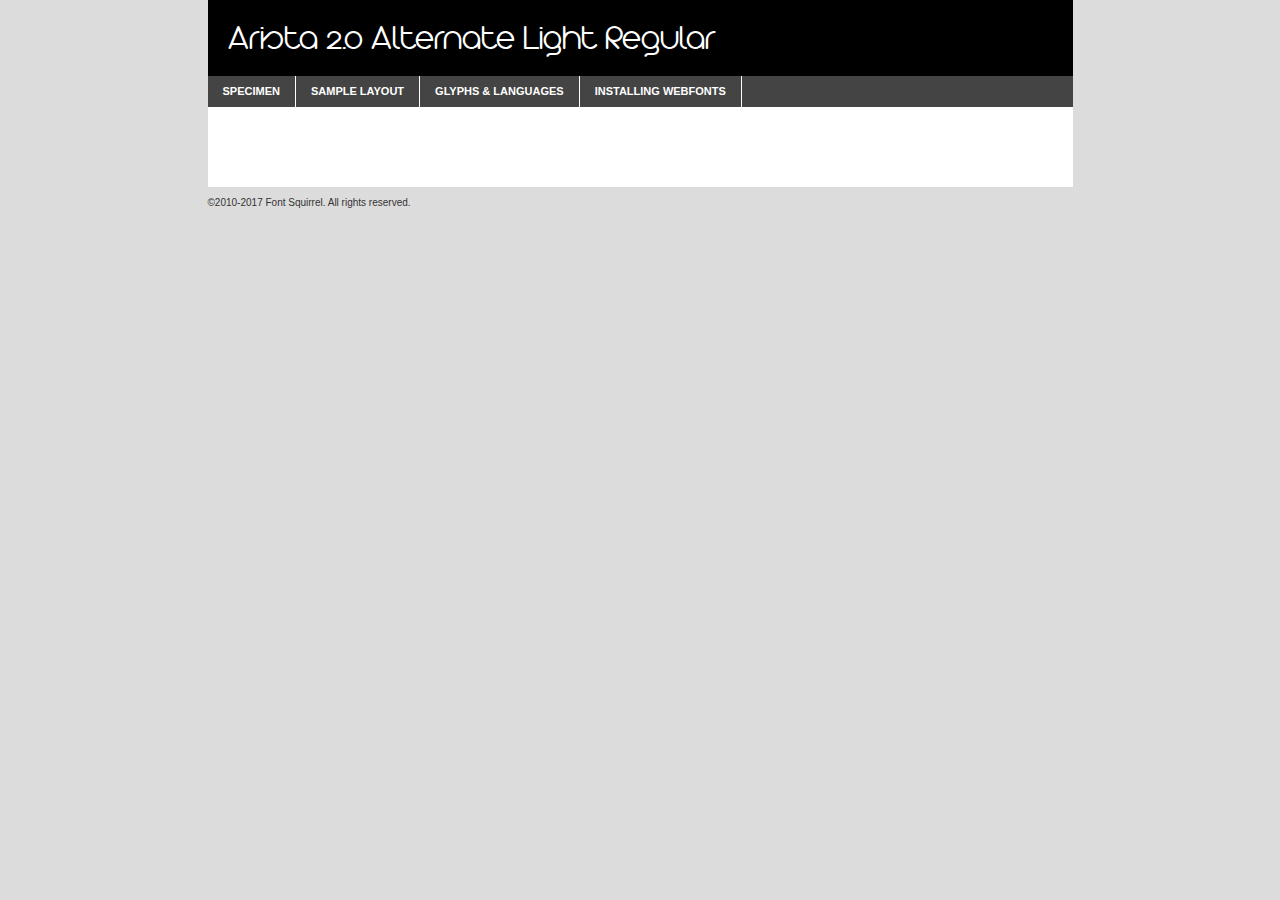
<file: webfonts/arista-2.0/arista2.0_alternate_light-demo.html>
<!DOCTYPE html PUBLIC "-//W3C//DTD XHTML 1.0 Transitional//EN"
        "http://www.w3.org/TR/xhtml1/DTD/xhtml1-transitional.dtd">

<html xmlns="http://www.w3.org/1999/xhtml" xml:lang="en" lang="en">
<head>
    <meta http-equiv="Content-Type" content="text/html; charset=utf-8"/>
    <script src="http://ajax.googleapis.com/ajax/libs/jquery/1.7.2/jquery.min.js" type="text/javascript" charset="utf-8"></script>
    <script type="text/javascript">
		(function($) {
			$.fn.easyTabs = function(option) {
				var param = jQuery.extend({ fadeSpeed: 'fast', defaultContent: 1, activeClass: 'active' }, option);
				$(this).each(function() {
					var thisId = '#' + this.id;
					if ( param.defaultContent == '' )
					{
						param.defaultContent = 1;
					}
					if ( typeof param.defaultContent == 'number' )
					{
						var defaultTab = $(thisId + ' .tabs li:eq(' + (param.defaultContent - 1) + ') a').attr('href').substr(1);
					}
					else
					{
						var defaultTab = param.defaultContent;
					}
					$(thisId + ' .tabs li a').each(function() {
						var tabToHide = $(this).attr('href').substr(1);
						$('#' + tabToHide).addClass('easytabs-tab-content');
					});
					hideAll();
					changeContent(defaultTab);

					function hideAll() {$(thisId + ' .easytabs-tab-content').hide();}

					function changeContent(tabId)
					{
						hideAll();
						$(thisId + ' .tabs li').removeClass(param.activeClass);
						$(thisId + ' .tabs li a[href=#' + tabId + ']').closest('li').addClass(param.activeClass);
						if ( param.fadeSpeed != 'none' )
						{
							$(thisId + ' #' + tabId).fadeIn(param.fadeSpeed);
						}
						else
						{
							$(thisId + ' #' + tabId).show();
						}
					}

					$(thisId + ' .tabs li').click(function() {
						var tabId = $(this).find('a').attr('href').substr(1);
						changeContent(tabId);
						return false;
					});
				});
			}
		})(jQuery);
    </script>
    <link rel="stylesheet" href="specimen_files/specimen_stylesheet.css" type="text/css" charset="utf-8"/>
    <link rel="stylesheet" href="stylesheet.css" type="text/css" charset="utf-8"/>

    <style type="text/css">
        		body {
			font-family: 'arista_2.0_alternate_lightRg';
        		}

            </style>

    <title>Arista 2.0 Alternate Light Regular Specimen</title>


    <script type="text/javascript" charset="utf-8">
		$(document).ready(function() {
			$('#container').easyTabs({ defaultContent: 1 });
		});
    </script>
</head>

<body>
<div id="container">
    <div id="header">
		Arista 2.0 Alternate Light Regular    </div>
    <ul class="tabs">
        <li><a href="#specimen">Specimen</a></li>
        <li><a href="#layout">Sample Layout</a></li>
		        <li><a href="#glyphs">Glyphs &amp; Languages</a></li>
        <li><a href="#installing">Installing Webfonts</a></li>

    </ul>

    <div id="main_content">


        <div id="specimen">

            <div class="section">
                <div class="grid12 firstcol">
                    <div class="huge">AaBb</div>
                </div>
            </div>

            <div class="section">
                <div class="glyph_range">A&#x200B;B&#x200b;C&#x200b;D&#x200b;E&#x200b;F&#x200b;G&#x200b;H&#x200b;I&#x200b;J&#x200b;K&#x200b;L&#x200b;M&#x200b;N&#x200b;O&#x200b;P&#x200b;Q&#x200b;R&#x200b;S&#x200b;T&#x200b;U&#x200b;V&#x200b;W&#x200b;X&#x200b;Y&#x200b;Z&#x200b;a&#x200b;b&#x200b;c&#x200b;d&#x200b;e&#x200b;f&#x200b;g&#x200b;h&#x200b;i&#x200b;j&#x200b;k&#x200b;l&#x200b;m&#x200b;n&#x200b;o&#x200b;p&#x200b;q&#x200b;r&#x200b;s&#x200b;t&#x200b;u&#x200b;v&#x200b;w&#x200b;x&#x200b;y&#x200b;z&#x200b;1&#x200b;2&#x200b;3&#x200b;4&#x200b;5&#x200b;6&#x200b;7&#x200b;8&#x200b;9&#x200b;0&#x200b;&amp;&#x200b;.&#x200b;,&#x200b;?&#x200b;!&#x200b;&#64;&#x200b;(&#x200b;)&#x200b;#&#x200b;$&#x200b;%&#x200b;*&#x200b;+&#x200b;-&#x200b;=&#x200b;:&#x200b;;</div>
            </div>
            <div class="section">
                <div class="grid12 firstcol">
                    <table class="sample_table">
                        <tr>
                            <td>10</td>
                            <td class="size10">abcdefghijklmnopqrstuvwxyzABCDEFGHIJKLMNOPQRSTUVWXYZ0123456789abcdefghijklmnopqrstuvwxyzABCDEFGHIJKLMNOPQRSTUVWXYZ0123456789abcdefghijklmnopqrstuvwxyzABCDEFGHIJKLMNOPQRSTUVWXYZ</td>
                        </tr>
                        <tr>
                            <td>11</td>
                            <td class="size11">abcdefghijklmnopqrstuvwxyzABCDEFGHIJKLMNOPQRSTUVWXYZ0123456789abcdefghijklmnopqrstuvwxyzABCDEFGHIJKLMNOPQRSTUVWXYZ0123456789abcdefghijklmnopqrstuvwxyzABCDEFGHIJKLMNOPQRSTUVWXYZ</td>
                        </tr>
                        <tr>
                            <td>12</td>
                            <td class="size12">abcdefghijklmnopqrstuvwxyzABCDEFGHIJKLMNOPQRSTUVWXYZ0123456789abcdefghijklmnopqrstuvwxyzABCDEFGHIJKLMNOPQRSTUVWXYZ0123456789abcdefghijklmnopqrstuvwxyzABCDEFGHIJKLMNOPQRSTUVWXYZ</td>
                        </tr>
                        <tr>
                            <td>13</td>
                            <td class="size13">abcdefghijklmnopqrstuvwxyzABCDEFGHIJKLMNOPQRSTUVWXYZ0123456789abcdefghijklmnopqrstuvwxyzABCDEFGHIJKLMNOPQRSTUVWXYZ0123456789abcdefghijklmnopqrstuvwxyzABCDEFGHIJKLMNOPQRSTUVWXYZ</td>
                        </tr>
                        <tr>
                            <td>14</td>
                            <td class="size14">abcdefghijklmnopqrstuvwxyzABCDEFGHIJKLMNOPQRSTUVWXYZ0123456789abcdefghijklmnopqrstuvwxyzABCDEFGHIJKLMNOPQRSTUVWXYZ0123456789abcdefghijklmnopqrstuvwxyzABCDEFGHIJKLMNOPQRSTUVWXYZ</td>
                        </tr>
                        <tr>
                            <td>16</td>
                            <td class="size16">abcdefghijklmnopqrstuvwxyzABCDEFGHIJKLMNOPQRSTUVWXYZ0123456789abcdefghijklmnopqrstuvwxyzABCDEFGHIJKLMNOPQRSTUVWXYZ</td>
                        </tr>
                        <tr>
                            <td>18</td>
                            <td class="size18">abcdefghijklmnopqrstuvwxyzABCDEFGHIJKLMNOPQRSTUVWXYZ0123456789abcdefghijklmnopqrstuvwxyzABCDEFGHIJKLMNOPQRSTUVWXYZ</td>
                        </tr>
                        <tr>
                            <td>20</td>
                            <td class="size20">abcdefghijklmnopqrstuvwxyzABCDEFGHIJKLMNOPQRSTUVWXYZ0123456789abcdefghijklmnopqrstuvwxyzABCDEFGHIJKLMNOPQRSTUVWXYZ</td>
                        </tr>
                        <tr>
                            <td>24</td>
                            <td class="size24">abcdefghijklmnopqrstuvwxyzABCDEFGHIJKLMNOPQRSTUVWXYZ0123456789abcdefghijklmnopqrstuvwxyzABCDEFGHIJKLMNOPQRSTUVWXYZ</td>
                        </tr>
                        <tr>
                            <td>30</td>
                            <td class="size30">abcdefghijklmnopqrstuvwxyzABCDEFGHIJKLMNOPQRSTUVWXYZ0123456789abcdefghijklmnopqrstuvwxyzABCDEFGHIJKLMNOPQRSTUVWXYZ</td>
                        </tr>
                        <tr>
                            <td>36</td>
                            <td class="size36">abcdefghijklmnopqrstuvwxyzABCDEFGHIJKLMNOPQRSTUVWXYZ0123456789abcdefghijklmnopqrstuvwxyzABCDEFGHIJKLMNOPQRSTUVWXYZ</td>
                        </tr>
                        <tr>
                            <td>48</td>
                            <td class="size48">abcdefghijklmnopqrstuvwxyzABCDEFGHIJKLMNOPQRSTUVWXYZ0123456789abcdefghijklmnopqrstuvwxyzABCDEFGHIJKLMNOPQRSTUVWXYZ</td>
                        </tr>
                        <tr>
                            <td>60</td>
                            <td class="size60">abcdefghijklmnopqrstuvwxyzABCDEFGHIJKLMNOPQRSTUVWXYZ0123456789abcdefghijklmnopqrstuvwxyzABCDEFGHIJKLMNOPQRSTUVWXYZ</td>
                        </tr>
                        <tr>
                            <td>72</td>
                            <td class="size72">abcdefghijklmnopqrstuvwxyzABCDEFGHIJKLMNOPQRSTUVWXYZ0123456789abcdefghijklmnopqrstuvwxyzABCDEFGHIJKLMNOPQRSTUVWXYZ</td>
                        </tr>
                        <tr>
                            <td>90</td>
                            <td class="size90">abcdefghijklmnopqrstuvwxyzABCDEFGHIJKLMNOPQRSTUVWXYZ0123456789abcdefghijklmnopqrstuvwxyzABCDEFGHIJKLMNOPQRSTUVWXYZ</td>
                        </tr>
                    </table>

                </div>

            </div>


            <div class="section" id="bodycomparison">


                <div id="xheight">
                    <div class="fontbody">&#x25FC;&#x25FC;&#x25FC;&#x25FC;&#x25FC;&#x25FC;&#x25FC;&#x25FC;&#x25FC;&#x25FC;&#x25FC;&#x25FC;&#x25FC;&#x25FC;&#x25FC;&#x25FC;&#x25FC;&#x25FC;&#x25FC;&#x25FC;&#x25FC;&#x25FC;&#x25FC;&#x25FC;&#x25FC;&#x25FC;&#x25FC;&#x25FC;&#x25FC;&#x25FC;&#x25FC;&#x25FC;&#x25FC;&#x25FC;&#x25FC;&#x25FC;&#x25FC;&#x25FC;&#x25FC;&#x25FC;&#x25FC;&#x25FC;&#x25FC;&#x25FC;&#x25FC;&#x25FC;&#x25FC;&#x25FC;&#x25FC;&#x25FC;&#x25FC;&#x25FC;&#x25FC;&#x25FC;&#x25FC;&#x25FC;&#x25FC;&#x25FC;&#x25FC;&#x25FC;&#x25FC;&#x25FC;&#x25FC;&#x25FC;&#x25FC;&#x25FC;&#x25FC;&#x25FC;&#x25FC;&#x25FC;&#x25FC;&#x25FC;&#x25FC;&#x25FC;&#x25FC;&#x25FC;&#x25FC;&#x25FC;&#x25FC;&#x25FC;&#x25FC;&#x25FC;&#x25FC;&#x25FC;&#x25FC;&#x25FC;&#x25FC;&#x25FC;&#x25FC;&#x25FC;&#x25FC;&#x25FC;&#x25FC;&#x25FC;&#x25FC;&#x25FC;&#x25FC;&#x25FC;&#x25FC;body</div>
                    <div class="arialbody">body</div>
                    <div class="verdanabody">body</div>
                    <div class="georgiabody">body</div>
                </div>
                <div class="fontbody" style="z-index:1">
                    body<span>Arista 2.0 Alternate Light Regular</span>
                </div>
                <div class="arialbody" style="z-index:1">
                    body<span>Arial</span>
                </div>
                <div class="verdanabody" style="z-index:1">
                    body<span>Verdana</span>
                </div>
                <div class="georgiabody" style="z-index:1">
                    body<span>Georgia</span>
                </div>


            </div>


            <div class="section psample psample_row1" id="">

                <div class="grid2 firstcol">
                    <p class="size10"><span>10.</span>Aenean lacinia bibendum nulla sed consectetur. Fusce dapibus, tellus ac cursus commodo, tortor mauris condimentum nibh, ut fermentum massa justo sit amet risus. Nullam id dolor id nibh ultricies vehicula ut id elit. Cum sociis natoque penatibus et magnis dis parturient montes, nascetur ridiculus mus. Nulla vitae elit libero, a pharetra augue.</p>

                </div>
                <div class="grid3">
                    <p class="size11"><span>11.</span>Aenean lacinia bibendum nulla sed consectetur. Fusce dapibus, tellus ac cursus commodo, tortor mauris condimentum nibh, ut fermentum massa justo sit amet risus. Nullam id dolor id nibh ultricies vehicula ut id elit. Cum sociis natoque penatibus et magnis dis parturient montes, nascetur ridiculus mus. Nulla vitae elit libero, a pharetra augue.</p>

                </div>
                <div class="grid3">
                    <p class="size12"><span>12.</span>Aenean lacinia bibendum nulla sed consectetur. Fusce dapibus, tellus ac cursus commodo, tortor mauris condimentum nibh, ut fermentum massa justo sit amet risus. Nullam id dolor id nibh ultricies vehicula ut id elit. Cum sociis natoque penatibus et magnis dis parturient montes, nascetur ridiculus mus. Nulla vitae elit libero, a pharetra augue.</p>

                </div>
                <div class="grid4">
                    <p class="size13"><span>13.</span>Aenean lacinia bibendum nulla sed consectetur. Fusce dapibus, tellus ac cursus commodo, tortor mauris condimentum nibh, ut fermentum massa justo sit amet risus. Nullam id dolor id nibh ultricies vehicula ut id elit. Cum sociis natoque penatibus et magnis dis parturient montes, nascetur ridiculus mus. Nulla vitae elit libero, a pharetra augue.</p>

                </div>
                <div class="white_blend"></div>

            </div>
            <div class="section psample psample_row2" id="">
                <div class="grid3 firstcol">
                    <p class="size14"><span>14.</span>Aenean lacinia bibendum nulla sed consectetur. Fusce dapibus, tellus ac cursus commodo, tortor mauris condimentum nibh, ut fermentum massa justo sit amet risus. Nullam id dolor id nibh ultricies vehicula ut id elit. Cum sociis natoque penatibus et magnis dis parturient montes, nascetur ridiculus mus. Nulla vitae elit libero, a pharetra augue.</p>

                </div>
                <div class="grid4">
                    <p class="size16"><span>16.</span>Aenean lacinia bibendum nulla sed consectetur. Fusce dapibus, tellus ac cursus commodo, tortor mauris condimentum nibh, ut fermentum massa justo sit amet risus. Nullam id dolor id nibh ultricies vehicula ut id elit. Cum sociis natoque penatibus et magnis dis parturient montes, nascetur ridiculus mus. Nulla vitae elit libero, a pharetra augue.</p>

                </div>
                <div class="grid5">
                    <p class="size18"><span>18.</span>Aenean lacinia bibendum nulla sed consectetur. Fusce dapibus, tellus ac cursus commodo, tortor mauris condimentum nibh, ut fermentum massa justo sit amet risus. Nullam id dolor id nibh ultricies vehicula ut id elit. Cum sociis natoque penatibus et magnis dis parturient montes, nascetur ridiculus mus. Nulla vitae elit libero, a pharetra augue.</p>

                </div>

                <div class="white_blend"></div>

            </div>

            <div class="section psample psample_row3" id="">
                <div class="grid5 firstcol">
                    <p class="size20"><span>20.</span>Aenean lacinia bibendum nulla sed consectetur. Fusce dapibus, tellus ac cursus commodo, tortor mauris condimentum nibh, ut fermentum massa justo sit amet risus. Nullam id dolor id nibh ultricies vehicula ut id elit. Cum sociis natoque penatibus et magnis dis parturient montes, nascetur ridiculus mus. Nulla vitae elit libero, a pharetra augue.</p>
                </div>
                <div class="grid7">
                    <p class="size24"><span>24.</span>Aenean lacinia bibendum nulla sed consectetur. Fusce dapibus, tellus ac cursus commodo, tortor mauris condimentum nibh, ut fermentum massa justo sit amet risus. Nullam id dolor id nibh ultricies vehicula ut id elit. Cum sociis natoque penatibus et magnis dis parturient montes, nascetur ridiculus mus. Nulla vitae elit libero, a pharetra augue.</p>
                </div>

                <div class="white_blend"></div>

            </div>

            <div class="section psample psample_row4" id="">
                <div class="grid12 firstcol">
                    <p class="size30"><span>30.</span>Aenean lacinia bibendum nulla sed consectetur. Fusce dapibus, tellus ac cursus commodo, tortor mauris condimentum nibh, ut fermentum massa justo sit amet risus. Nullam id dolor id nibh ultricies vehicula ut id elit. Cum sociis natoque penatibus et magnis dis parturient montes, nascetur ridiculus mus. Nulla vitae elit libero, a pharetra augue.</p>
                </div>
                <div class="white_blend"></div>

            </div>


            <div class="section psample psample_row1 fullreverse">
                <div class="grid2 firstcol">
                    <p class="size10"><span>10.</span>Aenean lacinia bibendum nulla sed consectetur. Fusce dapibus, tellus ac cursus commodo, tortor mauris condimentum nibh, ut fermentum massa justo sit amet risus. Nullam id dolor id nibh ultricies vehicula ut id elit. Cum sociis natoque penatibus et magnis dis parturient montes, nascetur ridiculus mus. Nulla vitae elit libero, a pharetra augue.</p>

                </div>
                <div class="grid3">
                    <p class="size11"><span>11.</span>Aenean lacinia bibendum nulla sed consectetur. Fusce dapibus, tellus ac cursus commodo, tortor mauris condimentum nibh, ut fermentum massa justo sit amet risus. Nullam id dolor id nibh ultricies vehicula ut id elit. Cum sociis natoque penatibus et magnis dis parturient montes, nascetur ridiculus mus. Nulla vitae elit libero, a pharetra augue.</p>

                </div>
                <div class="grid3">
                    <p class="size12"><span>12.</span>Aenean lacinia bibendum nulla sed consectetur. Fusce dapibus, tellus ac cursus commodo, tortor mauris condimentum nibh, ut fermentum massa justo sit amet risus. Nullam id dolor id nibh ultricies vehicula ut id elit. Cum sociis natoque penatibus et magnis dis parturient montes, nascetur ridiculus mus. Nulla vitae elit libero, a pharetra augue.</p>

                </div>
                <div class="grid4">
                    <p class="size13"><span>13.</span>Aenean lacinia bibendum nulla sed consectetur. Fusce dapibus, tellus ac cursus commodo, tortor mauris condimentum nibh, ut fermentum massa justo sit amet risus. Nullam id dolor id nibh ultricies vehicula ut id elit. Cum sociis natoque penatibus et magnis dis parturient montes, nascetur ridiculus mus. Nulla vitae elit libero, a pharetra augue.</p>

                </div>
                <div class="black_blend"></div>

            </div>

            <div class="section psample psample_row2 fullreverse">
                <div class="grid3 firstcol">
                    <p class="size14"><span>14.</span>Aenean lacinia bibendum nulla sed consectetur. Fusce dapibus, tellus ac cursus commodo, tortor mauris condimentum nibh, ut fermentum massa justo sit amet risus. Nullam id dolor id nibh ultricies vehicula ut id elit. Cum sociis natoque penatibus et magnis dis parturient montes, nascetur ridiculus mus. Nulla vitae elit libero, a pharetra augue.</p>

                </div>
                <div class="grid4">
                    <p class="size16"><span>16.</span>Aenean lacinia bibendum nulla sed consectetur. Fusce dapibus, tellus ac cursus commodo, tortor mauris condimentum nibh, ut fermentum massa justo sit amet risus. Nullam id dolor id nibh ultricies vehicula ut id elit. Cum sociis natoque penatibus et magnis dis parturient montes, nascetur ridiculus mus. Nulla vitae elit libero, a pharetra augue.</p>

                </div>
                <div class="grid5">
                    <p class="size18"><span>18.</span>Aenean lacinia bibendum nulla sed consectetur. Fusce dapibus, tellus ac cursus commodo, tortor mauris condimentum nibh, ut fermentum massa justo sit amet risus. Nullam id dolor id nibh ultricies vehicula ut id elit. Cum sociis natoque penatibus et magnis dis parturient montes, nascetur ridiculus mus. Nulla vitae elit libero, a pharetra augue.</p>

                </div>
                <div class="black_blend"></div>

            </div>

            <div class="section psample fullreverse psample_row3" id="">
                <div class="grid5 firstcol">
                    <p class="size20"><span>20.</span>Aenean lacinia bibendum nulla sed consectetur. Fusce dapibus, tellus ac cursus commodo, tortor mauris condimentum nibh, ut fermentum massa justo sit amet risus. Nullam id dolor id nibh ultricies vehicula ut id elit. Cum sociis natoque penatibus et magnis dis parturient montes, nascetur ridiculus mus. Nulla vitae elit libero, a pharetra augue.</p>
                </div>
                <div class="grid7">
                    <p class="size24"><span>24.</span>Aenean lacinia bibendum nulla sed consectetur. Fusce dapibus, tellus ac cursus commodo, tortor mauris condimentum nibh, ut fermentum massa justo sit amet risus. Nullam id dolor id nibh ultricies vehicula ut id elit. Cum sociis natoque penatibus et magnis dis parturient montes, nascetur ridiculus mus. Nulla vitae elit libero, a pharetra augue.</p>
                </div>

                <div class="black_blend"></div>

            </div>

            <div class="section psample fullreverse psample_row4" id="" style="border-bottom: 20px #000 solid;">
                <div class="grid12 firstcol">
                    <p class="size30"><span>30.</span>Aenean lacinia bibendum nulla sed consectetur. Fusce dapibus, tellus ac cursus commodo, tortor mauris condimentum nibh, ut fermentum massa justo sit amet risus. Nullam id dolor id nibh ultricies vehicula ut id elit. Cum sociis natoque penatibus et magnis dis parturient montes, nascetur ridiculus mus. Nulla vitae elit libero, a pharetra augue.</p>
                </div>
                <div class="black_blend"></div>

            </div>


        </div>

        <div id="layout">

            <div class="section">

                <div class="grid12 firstcol">
                    <h1>Lorem Ipsum Dolor</h1>
                    <h2>Etiam porta sem malesuada magna mollis euismod</h2>

                    <p class="byline">By <a href="#link">Aenean Lacinia</a></p>
                </div>
            </div>
            <div class="section">
                <div class="grid8 firstcol">
                    <p class="large">Donec sed odio dui. Morbi leo risus, porta ac consectetur ac, vestibulum at eros. Fusce dapibus, tellus ac cursus commodo, tortor mauris condimentum nibh, ut fermentum massa justo sit amet risus. </p>


                    <h3>Pellentesque ornare sem</h3>

                    <p>Maecenas sed diam eget risus varius blandit sit amet non magna. Maecenas faucibus mollis interdum. Donec ullamcorper nulla non metus auctor fringilla. Nullam id dolor id nibh ultricies vehicula ut id elit. Nullam id dolor id nibh ultricies vehicula ut id elit. </p>

                    <p>Aenean eu leo quam. Pellentesque ornare sem lacinia quam venenatis vestibulum. Lorem ipsum dolor sit amet, consectetur adipiscing elit. Cum sociis natoque penatibus et magnis dis parturient montes, nascetur ridiculus mus. </p>

                    <p>Nulla vitae elit libero, a pharetra augue. Praesent commodo cursus magna, vel scelerisque nisl consectetur et. Aenean lacinia bibendum nulla sed consectetur. </p>

                    <p>Nullam quis risus eget urna mollis ornare vel eu leo. Nullam quis risus eget urna mollis ornare vel eu leo. Maecenas sed diam eget risus varius blandit sit amet non magna. Donec ullamcorper nulla non metus auctor fringilla. </p>

                    <h3>Cras mattis consectetur</h3>

                    <p>Aenean eu leo quam. Pellentesque ornare sem lacinia quam venenatis vestibulum. Aenean lacinia bibendum nulla sed consectetur. Integer posuere erat a ante venenatis dapibus posuere velit aliquet. Cras mattis consectetur purus sit amet fermentum. </p>

                    <p>Nullam id dolor id nibh ultricies vehicula ut id elit. Nullam quis risus eget urna mollis ornare vel eu leo. Cras mattis consectetur purus sit amet fermentum.</p>
                </div>

                <div class="grid4 sidebar">

                    <div class="box reverse">
                        <p class="last">Nullam quis risus eget urna mollis ornare vel eu leo. Donec ullamcorper nulla non metus auctor fringilla. Cras mattis consectetur purus sit amet fermentum. Sed posuere consectetur est at lobortis. Lorem ipsum dolor sit amet, consectetur adipiscing elit. </p>
                    </div>

                    <p class="caption">Maecenas sed diam eget risus varius.</p>

                    <p>Vestibulum id ligula porta felis euismod semper. Integer posuere erat a ante venenatis dapibus posuere velit aliquet. Vestibulum id ligula porta felis euismod semper. Sed posuere consectetur est at lobortis. Maecenas sed diam eget risus varius blandit sit amet non magna. Fusce dapibus, tellus ac cursus commodo, tortor mauris condimentum nibh, ut fermentum massa justo sit amet risus. </p>


                    <p>Duis mollis, est non commodo luctus, nisi erat porttitor ligula, eget lacinia odio sem nec elit. Aenean lacinia bibendum nulla sed consectetur. Vivamus sagittis lacus vel augue laoreet rutrum faucibus dolor auctor. Aenean lacinia bibendum nulla sed consectetur. Nullam quis risus eget urna mollis ornare vel eu leo. </p>

                    <p>Praesent commodo cursus magna, vel scelerisque nisl consectetur et. Donec ullamcorper nulla non metus auctor fringilla. Maecenas faucibus mollis interdum. Fusce dapibus, tellus ac cursus commodo, tortor mauris condimentum nibh, ut fermentum massa justo sit amet risus. </p>

                </div>
            </div>

        </div>


		

        <div id="glyphs">
            <div class="section">
                <div class="grid12 firstcol">

                    <h1>Language Support</h1>
                    <p>The subset of Arista 2.0 Alternate Light Regular in this kit supports the following languages:<br/>

						Albanian, Basque, Breton, Chamorro, Dutch, English, Frisian, Galician, German, Italian, Malagasy, Portuguese, Spanish, Alsatian, Aragonese, Arapaho, Arrernte, Asturian, Aymara, Bislama, Cebuano, Corsican, Fijian, French_creole, Gilbertese, Haitian_creole, Hiligaynon, Hmong, Hopi, Ibanag, Iloko_ilokano, Indonesian, Interglossa_glosa, Interlingua, Irish_gaelic, Jerriais, Lojban, Lombard, Luxembourgeois, Manx, Mohawk, Norfolk_pitcairnese, Occitan, Oromo, Pangasinan, Papiamento, Piedmontese, Potawatomi, Rhaeto-romance, Romansh, Rotokas, Sardinian, Scots_gaelic, Seychelles_creole, Shona, Sicilian, Somali, Southern_ndebele, Swahili, Swati_swazi, Tagalog_filipino_pilipino, Tetum, Tok_pisin, Uyghur_latinized, Volapuk, Warlpiri, Xhosa, Yapese, Zulu, Latinbasic, Ubasic, Demo                    </p>
                    <h1>Glyph Chart</h1>
                    <p>The subset of Arista 2.0 Alternate Light Regular in this kit includes all the glyphs listed below. Unicode entities are included above each glyph to help you insert individual characters into your layout.</p>
                    <div id="glyph_chart">

																				                                <div><p>&amp;#32;</p>&#32;</div>
																				                                <div><p>&amp;#33;</p>&#33;</div>
																				                                <div><p>&amp;#34;</p>&#34;</div>
																				                                <div><p>&amp;#35;</p>&#35;</div>
																				                                <div><p>&amp;#36;</p>&#36;</div>
																				                                <div><p>&amp;#37;</p>&#37;</div>
																				                                <div><p>&amp;#38;</p>&#38;</div>
																				                                <div><p>&amp;#39;</p>&#39;</div>
																				                                <div><p>&amp;#40;</p>&#40;</div>
																				                                <div><p>&amp;#41;</p>&#41;</div>
																				                                <div><p>&amp;#42;</p>&#42;</div>
																				                                <div><p>&amp;#43;</p>&#43;</div>
																				                                <div><p>&amp;#44;</p>&#44;</div>
																				                                <div><p>&amp;#45;</p>&#45;</div>
																				                                <div><p>&amp;#46;</p>&#46;</div>
																				                                <div><p>&amp;#47;</p>&#47;</div>
																				                                <div><p>&amp;#48;</p>&#48;</div>
																				                                <div><p>&amp;#49;</p>&#49;</div>
																				                                <div><p>&amp;#50;</p>&#50;</div>
																				                                <div><p>&amp;#51;</p>&#51;</div>
																				                                <div><p>&amp;#52;</p>&#52;</div>
																				                                <div><p>&amp;#53;</p>&#53;</div>
																				                                <div><p>&amp;#54;</p>&#54;</div>
																				                                <div><p>&amp;#55;</p>&#55;</div>
																				                                <div><p>&amp;#56;</p>&#56;</div>
																				                                <div><p>&amp;#57;</p>&#57;</div>
																				                                <div><p>&amp;#58;</p>&#58;</div>
																				                                <div><p>&amp;#59;</p>&#59;</div>
																				                                <div><p>&amp;#60;</p>&#60;</div>
																				                                <div><p>&amp;#61;</p>&#61;</div>
																				                                <div><p>&amp;#62;</p>&#62;</div>
																				                                <div><p>&amp;#63;</p>&#63;</div>
																				                                <div><p>&amp;#64;</p>&#64;</div>
																				                                <div><p>&amp;#65;</p>&#65;</div>
																				                                <div><p>&amp;#66;</p>&#66;</div>
																				                                <div><p>&amp;#67;</p>&#67;</div>
																				                                <div><p>&amp;#68;</p>&#68;</div>
																				                                <div><p>&amp;#69;</p>&#69;</div>
																				                                <div><p>&amp;#70;</p>&#70;</div>
																				                                <div><p>&amp;#71;</p>&#71;</div>
																				                                <div><p>&amp;#72;</p>&#72;</div>
																				                                <div><p>&amp;#73;</p>&#73;</div>
																				                                <div><p>&amp;#74;</p>&#74;</div>
																				                                <div><p>&amp;#75;</p>&#75;</div>
																				                                <div><p>&amp;#76;</p>&#76;</div>
																				                                <div><p>&amp;#77;</p>&#77;</div>
																				                                <div><p>&amp;#78;</p>&#78;</div>
																				                                <div><p>&amp;#79;</p>&#79;</div>
																				                                <div><p>&amp;#80;</p>&#80;</div>
																				                                <div><p>&amp;#81;</p>&#81;</div>
																				                                <div><p>&amp;#82;</p>&#82;</div>
																				                                <div><p>&amp;#83;</p>&#83;</div>
																				                                <div><p>&amp;#84;</p>&#84;</div>
																				                                <div><p>&amp;#85;</p>&#85;</div>
																				                                <div><p>&amp;#86;</p>&#86;</div>
																				                                <div><p>&amp;#87;</p>&#87;</div>
																				                                <div><p>&amp;#88;</p>&#88;</div>
																				                                <div><p>&amp;#89;</p>&#89;</div>
																				                                <div><p>&amp;#90;</p>&#90;</div>
																				                                <div><p>&amp;#91;</p>&#91;</div>
																				                                <div><p>&amp;#92;</p>&#92;</div>
																				                                <div><p>&amp;#93;</p>&#93;</div>
																				                                <div><p>&amp;#94;</p>&#94;</div>
																				                                <div><p>&amp;#95;</p>&#95;</div>
																				                                <div><p>&amp;#96;</p>&#96;</div>
																				                                <div><p>&amp;#97;</p>&#97;</div>
																				                                <div><p>&amp;#98;</p>&#98;</div>
																				                                <div><p>&amp;#99;</p>&#99;</div>
																				                                <div><p>&amp;#100;</p>&#100;</div>
																				                                <div><p>&amp;#101;</p>&#101;</div>
																				                                <div><p>&amp;#102;</p>&#102;</div>
																				                                <div><p>&amp;#103;</p>&#103;</div>
																				                                <div><p>&amp;#104;</p>&#104;</div>
																				                                <div><p>&amp;#105;</p>&#105;</div>
																				                                <div><p>&amp;#106;</p>&#106;</div>
																				                                <div><p>&amp;#107;</p>&#107;</div>
																				                                <div><p>&amp;#108;</p>&#108;</div>
																				                                <div><p>&amp;#109;</p>&#109;</div>
																				                                <div><p>&amp;#110;</p>&#110;</div>
																				                                <div><p>&amp;#111;</p>&#111;</div>
																				                                <div><p>&amp;#112;</p>&#112;</div>
																				                                <div><p>&amp;#113;</p>&#113;</div>
																				                                <div><p>&amp;#114;</p>&#114;</div>
																				                                <div><p>&amp;#115;</p>&#115;</div>
																				                                <div><p>&amp;#116;</p>&#116;</div>
																				                                <div><p>&amp;#117;</p>&#117;</div>
																				                                <div><p>&amp;#118;</p>&#118;</div>
																				                                <div><p>&amp;#119;</p>&#119;</div>
																				                                <div><p>&amp;#120;</p>&#120;</div>
																				                                <div><p>&amp;#121;</p>&#121;</div>
																				                                <div><p>&amp;#122;</p>&#122;</div>
																				                                <div><p>&amp;#123;</p>&#123;</div>
																				                                <div><p>&amp;#124;</p>&#124;</div>
																				                                <div><p>&amp;#125;</p>&#125;</div>
																				                                <div><p>&amp;#126;</p>&#126;</div>
																				                                <div><p>&amp;#160;</p>&#160;</div>
																				                                <div><p>&amp;#161;</p>&#161;</div>
																				                                <div><p>&amp;#162;</p>&#162;</div>
																				                                <div><p>&amp;#163;</p>&#163;</div>
																				                                <div><p>&amp;#164;</p>&#164;</div>
																				                                <div><p>&amp;#165;</p>&#165;</div>
																				                                <div><p>&amp;#166;</p>&#166;</div>
																				                                <div><p>&amp;#167;</p>&#167;</div>
																				                                <div><p>&amp;#168;</p>&#168;</div>
																				                                <div><p>&amp;#169;</p>&#169;</div>
																				                                <div><p>&amp;#170;</p>&#170;</div>
																				                                <div><p>&amp;#171;</p>&#171;</div>
																				                                <div><p>&amp;#172;</p>&#172;</div>
																				                                <div><p>&amp;#173;</p>&#173;</div>
																				                                <div><p>&amp;#174;</p>&#174;</div>
																				                                <div><p>&amp;#176;</p>&#176;</div>
																				                                <div><p>&amp;#177;</p>&#177;</div>
																				                                <div><p>&amp;#178;</p>&#178;</div>
																				                                <div><p>&amp;#179;</p>&#179;</div>
																				                                <div><p>&amp;#180;</p>&#180;</div>
																				                                <div><p>&amp;#181;</p>&#181;</div>
																				                                <div><p>&amp;#182;</p>&#182;</div>
																				                                <div><p>&amp;#183;</p>&#183;</div>
																				                                <div><p>&amp;#184;</p>&#184;</div>
																				                                <div><p>&amp;#185;</p>&#185;</div>
																				                                <div><p>&amp;#186;</p>&#186;</div>
																				                                <div><p>&amp;#187;</p>&#187;</div>
																				                                <div><p>&amp;#188;</p>&#188;</div>
																				                                <div><p>&amp;#189;</p>&#189;</div>
																				                                <div><p>&amp;#190;</p>&#190;</div>
																				                                <div><p>&amp;#191;</p>&#191;</div>
																				                                <div><p>&amp;#192;</p>&#192;</div>
																				                                <div><p>&amp;#193;</p>&#193;</div>
																				                                <div><p>&amp;#194;</p>&#194;</div>
																				                                <div><p>&amp;#195;</p>&#195;</div>
																				                                <div><p>&amp;#196;</p>&#196;</div>
																				                                <div><p>&amp;#198;</p>&#198;</div>
																				                                <div><p>&amp;#199;</p>&#199;</div>
																				                                <div><p>&amp;#200;</p>&#200;</div>
																				                                <div><p>&amp;#201;</p>&#201;</div>
																				                                <div><p>&amp;#202;</p>&#202;</div>
																				                                <div><p>&amp;#203;</p>&#203;</div>
																				                                <div><p>&amp;#204;</p>&#204;</div>
																				                                <div><p>&amp;#205;</p>&#205;</div>
																				                                <div><p>&amp;#206;</p>&#206;</div>
																				                                <div><p>&amp;#207;</p>&#207;</div>
																				                                <div><p>&amp;#208;</p>&#208;</div>
																				                                <div><p>&amp;#209;</p>&#209;</div>
																				                                <div><p>&amp;#210;</p>&#210;</div>
																				                                <div><p>&amp;#211;</p>&#211;</div>
																				                                <div><p>&amp;#212;</p>&#212;</div>
																				                                <div><p>&amp;#213;</p>&#213;</div>
																				                                <div><p>&amp;#214;</p>&#214;</div>
																				                                <div><p>&amp;#215;</p>&#215;</div>
																				                                <div><p>&amp;#216;</p>&#216;</div>
																				                                <div><p>&amp;#217;</p>&#217;</div>
																				                                <div><p>&amp;#218;</p>&#218;</div>
																				                                <div><p>&amp;#219;</p>&#219;</div>
																				                                <div><p>&amp;#220;</p>&#220;</div>
																				                                <div><p>&amp;#221;</p>&#221;</div>
																				                                <div><p>&amp;#222;</p>&#222;</div>
																				                                <div><p>&amp;#223;</p>&#223;</div>
																				                                <div><p>&amp;#224;</p>&#224;</div>
																				                                <div><p>&amp;#225;</p>&#225;</div>
																				                                <div><p>&amp;#226;</p>&#226;</div>
																				                                <div><p>&amp;#227;</p>&#227;</div>
																				                                <div><p>&amp;#228;</p>&#228;</div>
																				                                <div><p>&amp;#231;</p>&#231;</div>
																				                                <div><p>&amp;#232;</p>&#232;</div>
																				                                <div><p>&amp;#233;</p>&#233;</div>
																				                                <div><p>&amp;#234;</p>&#234;</div>
																				                                <div><p>&amp;#235;</p>&#235;</div>
																				                                <div><p>&amp;#236;</p>&#236;</div>
																				                                <div><p>&amp;#237;</p>&#237;</div>
																				                                <div><p>&amp;#238;</p>&#238;</div>
																				                                <div><p>&amp;#239;</p>&#239;</div>
																				                                <div><p>&amp;#240;</p>&#240;</div>
																				                                <div><p>&amp;#241;</p>&#241;</div>
																				                                <div><p>&amp;#242;</p>&#242;</div>
																				                                <div><p>&amp;#243;</p>&#243;</div>
																				                                <div><p>&amp;#244;</p>&#244;</div>
																				                                <div><p>&amp;#245;</p>&#245;</div>
																				                                <div><p>&amp;#246;</p>&#246;</div>
																				                                <div><p>&amp;#247;</p>&#247;</div>
																				                                <div><p>&amp;#248;</p>&#248;</div>
																				                                <div><p>&amp;#249;</p>&#249;</div>
																				                                <div><p>&amp;#250;</p>&#250;</div>
																				                                <div><p>&amp;#251;</p>&#251;</div>
																				                                <div><p>&amp;#252;</p>&#252;</div>
																				                                <div><p>&amp;#253;</p>&#253;</div>
																				                                <div><p>&amp;#254;</p>&#254;</div>
																				                                <div><p>&amp;#255;</p>&#255;</div>
																				                                <div><p>&amp;#339;</p>&#339;</div>
																				                                <div><p>&amp;#376;</p>&#376;</div>
																				                                <div><p>&amp;#710;</p>&#710;</div>
																				                                <div><p>&amp;#732;</p>&#732;</div>
																				                                <div><p>&amp;#8192;</p>&#8192;</div>
																				                                <div><p>&amp;#8193;</p>&#8193;</div>
																				                                <div><p>&amp;#8194;</p>&#8194;</div>
																				                                <div><p>&amp;#8195;</p>&#8195;</div>
																				                                <div><p>&amp;#8196;</p>&#8196;</div>
																				                                <div><p>&amp;#8197;</p>&#8197;</div>
																				                                <div><p>&amp;#8198;</p>&#8198;</div>
																				                                <div><p>&amp;#8199;</p>&#8199;</div>
																				                                <div><p>&amp;#8200;</p>&#8200;</div>
																				                                <div><p>&amp;#8201;</p>&#8201;</div>
																				                                <div><p>&amp;#8202;</p>&#8202;</div>
																				                                <div><p>&amp;#8208;</p>&#8208;</div>
																				                                <div><p>&amp;#8209;</p>&#8209;</div>
																				                                <div><p>&amp;#8210;</p>&#8210;</div>
																				                                <div><p>&amp;#8211;</p>&#8211;</div>
																				                                <div><p>&amp;#8212;</p>&#8212;</div>
																				                                <div><p>&amp;#8216;</p>&#8216;</div>
																				                                <div><p>&amp;#8217;</p>&#8217;</div>
																				                                <div><p>&amp;#8218;</p>&#8218;</div>
																				                                <div><p>&amp;#8220;</p>&#8220;</div>
																				                                <div><p>&amp;#8221;</p>&#8221;</div>
																				                                <div><p>&amp;#8222;</p>&#8222;</div>
																				                                <div><p>&amp;#8226;</p>&#8226;</div>
																				                                <div><p>&amp;#8230;</p>&#8230;</div>
																				                                <div><p>&amp;#8239;</p>&#8239;</div>
																				                                <div><p>&amp;#8249;</p>&#8249;</div>
																				                                <div><p>&amp;#8250;</p>&#8250;</div>
																				                                <div><p>&amp;#8287;</p>&#8287;</div>
																				                                <div><p>&amp;#8364;</p>&#8364;</div>
																				                                <div><p>&amp;#8482;</p>&#8482;</div>
																				                                <div><p>&amp;#9724;</p>&#9724;</div>
																																																										                    </div>
                </div>


            </div>
        </div>


        <div id="specs">

        </div>

        <div id="installing">
            <div class="section">
                <div class="grid7 firstcol">
                    <h1>Installing Webfonts</h1>

                    <p>Webfonts are supported by all major browser platforms but not all in the same way. There are currently four different font formats that must be included in order to target all browsers. This includes TTF, WOFF, EOT and SVG.</p>

                    <h2>1. Upload your webfonts</h2>
                    <p>You must upload your webfont kit to your website. They should be in or near the same directory as your CSS files.</p>

                    <h2>2. Include the webfont stylesheet</h2>
                    <p>A special CSS @font-face declaration helps the various browsers select the appropriate font it needs without causing you a bunch of headaches. Learn more about this syntax by reading the <a href="https://www.fontspring.com/blog/further-hardening-of-the-bulletproof-syntax">Fontspring blog post</a> about it. The code for it is as follows:</p>


                    <code>
                        @font-face{
                        font-family: 'MyWebFont';
                        src: url('WebFont.eot');
                        src: url('WebFont.eot?#iefix') format('embedded-opentype'),
                        url('WebFont.woff') format('woff'),
                        url('WebFont.ttf') format('truetype'),
                        url('WebFont.svg#webfont') format('svg');
                        }
                    </code>

                    <p>We've already gone ahead and generated the code for you. All you have to do is link to the stylesheet in your HTML, like this:</p>
                    <code>&lt;link rel=&quot;stylesheet&quot; href=&quot;stylesheet.css&quot; type=&quot;text/css&quot; charset=&quot;utf-8&quot; /&gt;</code>

                    <h2>3. Modify your own stylesheet</h2>
                    <p>To take advantage of your new fonts, you must tell your stylesheet to use them. Look at the original @font-face declaration above and find the property called "font-family." The name linked there will be what you use to reference the font. Prepend that webfont name to the font stack in the "font-family" property, inside the selector you want to change. For example:</p>
                    <code>p { font-family: 'WebFont', Arial, sans-serif; }</code>

                    <h2>4. Test</h2>
                    <p>Getting webfonts to work cross-browser <em>can</em> be tricky. Use the information in the sidebar to help you if you find that fonts aren't loading in a particular browser.</p>
                </div>

                <div class="grid5 sidebar">
                    <div class="box">
                        <h2>Troubleshooting<br/>Font-Face Problems</h2>
                        <p>Having trouble getting your webfonts to load in your new website? Here are some tips to sort out what might be the problem.</p>

                        <h3>Fonts not showing in any browser</h3>

                        <p>This sounds like you need to work on the plumbing. You either did not upload the fonts to the correct directory, or you did not link the fonts properly in the CSS. If you've confirmed that all this is correct and you still have a problem, take a look at your .htaccess file and see if requests are getting intercepted.</p>

                        <h3>Fonts not loading in iPhone or iPad</h3>

                        <p>The most common problem here is that you are serving the fonts from an IIS server. IIS refuses to serve files that have unknown MIME types. If that is the case, you must set the MIME type for SVG to "image/svg+xml" in the server settings. Follow these instructions from Microsoft if you need help.</p>

                        <h3>Fonts not loading in Firefox</h3>

                        <p>The primary reason for this failure? You are still using a version Firefox older than 3.5. So upgrade already! If that isn't it, then you are very likely serving fonts from a different domain. Firefox requires that all font assets be served from the same domain. Lastly it is possible that you need to add WOFF to your list of MIME types (if you are serving via IIS.)</p>

                        <h3>Fonts not loading in IE</h3>

                        <p>Are you looking at Internet Explorer on an actual Windows machine or are you cheating by using a service like Adobe BrowserLab? Many of these screenshot services do not render @font-face for IE. Best to test it on a real machine.</p>

                        <h3>Fonts not loading in IE9</h3>

                        <p>IE9, like Firefox, requires that fonts be served from the same domain as the website. Make sure that is the case.</p>
                    </div>
                </div>
            </div>

        </div>

    </div>
    <div id="footer">
        <p>&copy;2010-2017 Font Squirrel. All rights reserved.</p>
    </div>
</div>
</body>
</html>
</file>
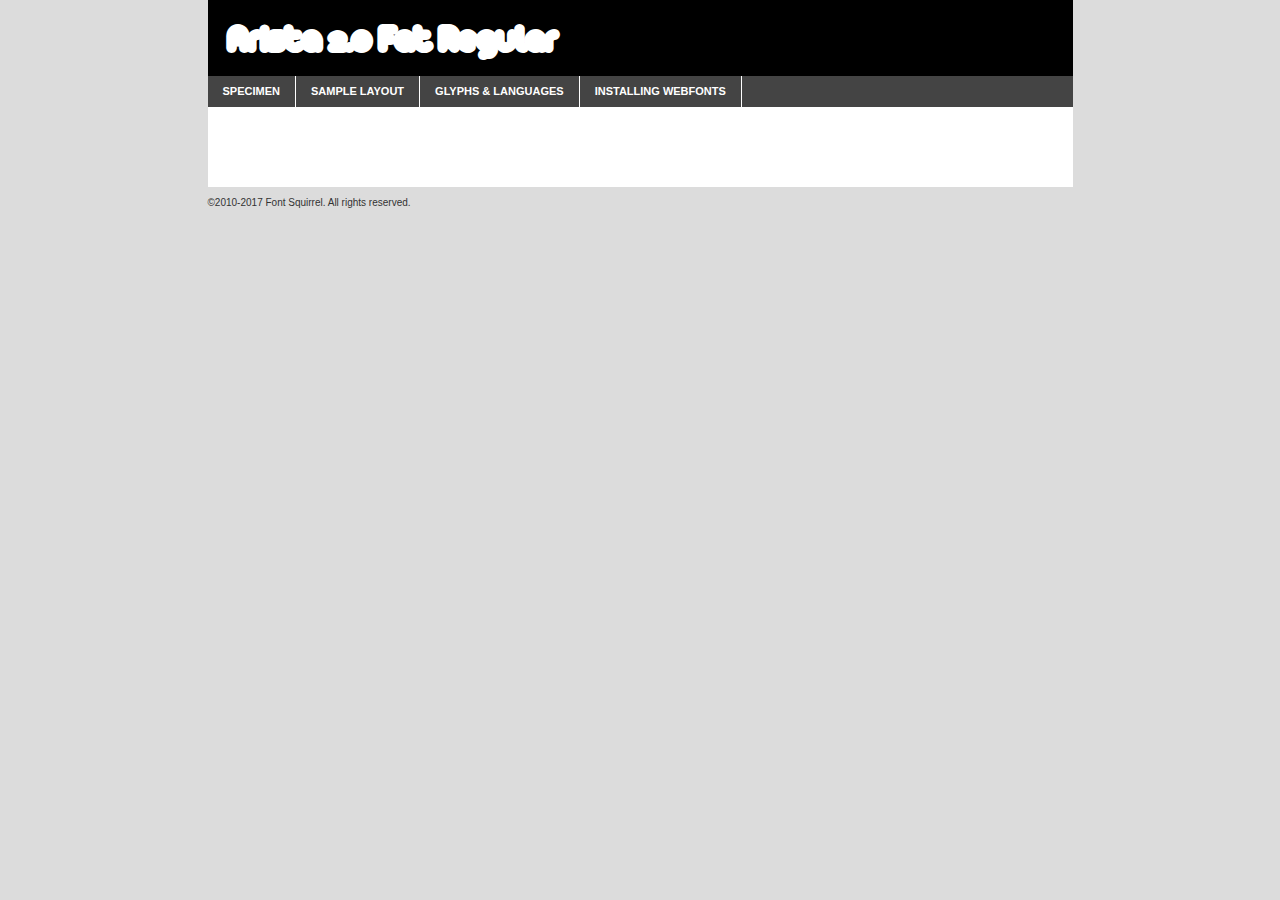
<file: webfonts/arista-2.0/arista2.0_fat-demo.html>
<!DOCTYPE html PUBLIC "-//W3C//DTD XHTML 1.0 Transitional//EN"
        "http://www.w3.org/TR/xhtml1/DTD/xhtml1-transitional.dtd">

<html xmlns="http://www.w3.org/1999/xhtml" xml:lang="en" lang="en">
<head>
    <meta http-equiv="Content-Type" content="text/html; charset=utf-8"/>
    <script src="http://ajax.googleapis.com/ajax/libs/jquery/1.7.2/jquery.min.js" type="text/javascript" charset="utf-8"></script>
    <script type="text/javascript">
		(function($) {
			$.fn.easyTabs = function(option) {
				var param = jQuery.extend({ fadeSpeed: 'fast', defaultContent: 1, activeClass: 'active' }, option);
				$(this).each(function() {
					var thisId = '#' + this.id;
					if ( param.defaultContent == '' )
					{
						param.defaultContent = 1;
					}
					if ( typeof param.defaultContent == 'number' )
					{
						var defaultTab = $(thisId + ' .tabs li:eq(' + (param.defaultContent - 1) + ') a').attr('href').substr(1);
					}
					else
					{
						var defaultTab = param.defaultContent;
					}
					$(thisId + ' .tabs li a').each(function() {
						var tabToHide = $(this).attr('href').substr(1);
						$('#' + tabToHide).addClass('easytabs-tab-content');
					});
					hideAll();
					changeContent(defaultTab);

					function hideAll() {$(thisId + ' .easytabs-tab-content').hide();}

					function changeContent(tabId)
					{
						hideAll();
						$(thisId + ' .tabs li').removeClass(param.activeClass);
						$(thisId + ' .tabs li a[href=#' + tabId + ']').closest('li').addClass(param.activeClass);
						if ( param.fadeSpeed != 'none' )
						{
							$(thisId + ' #' + tabId).fadeIn(param.fadeSpeed);
						}
						else
						{
							$(thisId + ' #' + tabId).show();
						}
					}

					$(thisId + ' .tabs li').click(function() {
						var tabId = $(this).find('a').attr('href').substr(1);
						changeContent(tabId);
						return false;
					});
				});
			}
		})(jQuery);
    </script>
    <link rel="stylesheet" href="specimen_files/specimen_stylesheet.css" type="text/css" charset="utf-8"/>
    <link rel="stylesheet" href="stylesheet.css" type="text/css" charset="utf-8"/>

    <style type="text/css">
        		body {
			font-family: 'arista_2.0_fatregular';
        		}

            </style>

    <title>Arista 2.0 Fat Regular Specimen</title>


    <script type="text/javascript" charset="utf-8">
		$(document).ready(function() {
			$('#container').easyTabs({ defaultContent: 1 });
		});
    </script>
</head>

<body>
<div id="container">
    <div id="header">
		Arista 2.0 Fat Regular    </div>
    <ul class="tabs">
        <li><a href="#specimen">Specimen</a></li>
        <li><a href="#layout">Sample Layout</a></li>
		        <li><a href="#glyphs">Glyphs &amp; Languages</a></li>
        <li><a href="#installing">Installing Webfonts</a></li>

    </ul>

    <div id="main_content">


        <div id="specimen">

            <div class="section">
                <div class="grid12 firstcol">
                    <div class="huge">AaBb</div>
                </div>
            </div>

            <div class="section">
                <div class="glyph_range">A&#x200B;B&#x200b;C&#x200b;D&#x200b;E&#x200b;F&#x200b;G&#x200b;H&#x200b;I&#x200b;J&#x200b;K&#x200b;L&#x200b;M&#x200b;N&#x200b;O&#x200b;P&#x200b;Q&#x200b;R&#x200b;S&#x200b;T&#x200b;U&#x200b;V&#x200b;W&#x200b;X&#x200b;Y&#x200b;Z&#x200b;a&#x200b;b&#x200b;c&#x200b;d&#x200b;e&#x200b;f&#x200b;g&#x200b;h&#x200b;i&#x200b;j&#x200b;k&#x200b;l&#x200b;m&#x200b;n&#x200b;o&#x200b;p&#x200b;q&#x200b;r&#x200b;s&#x200b;t&#x200b;u&#x200b;v&#x200b;w&#x200b;x&#x200b;y&#x200b;z&#x200b;1&#x200b;2&#x200b;3&#x200b;4&#x200b;5&#x200b;6&#x200b;7&#x200b;8&#x200b;9&#x200b;0&#x200b;&amp;&#x200b;.&#x200b;,&#x200b;?&#x200b;!&#x200b;&#64;&#x200b;(&#x200b;)&#x200b;#&#x200b;$&#x200b;%&#x200b;*&#x200b;+&#x200b;-&#x200b;=&#x200b;:&#x200b;;</div>
            </div>
            <div class="section">
                <div class="grid12 firstcol">
                    <table class="sample_table">
                        <tr>
                            <td>10</td>
                            <td class="size10">abcdefghijklmnopqrstuvwxyzABCDEFGHIJKLMNOPQRSTUVWXYZ0123456789abcdefghijklmnopqrstuvwxyzABCDEFGHIJKLMNOPQRSTUVWXYZ0123456789abcdefghijklmnopqrstuvwxyzABCDEFGHIJKLMNOPQRSTUVWXYZ</td>
                        </tr>
                        <tr>
                            <td>11</td>
                            <td class="size11">abcdefghijklmnopqrstuvwxyzABCDEFGHIJKLMNOPQRSTUVWXYZ0123456789abcdefghijklmnopqrstuvwxyzABCDEFGHIJKLMNOPQRSTUVWXYZ0123456789abcdefghijklmnopqrstuvwxyzABCDEFGHIJKLMNOPQRSTUVWXYZ</td>
                        </tr>
                        <tr>
                            <td>12</td>
                            <td class="size12">abcdefghijklmnopqrstuvwxyzABCDEFGHIJKLMNOPQRSTUVWXYZ0123456789abcdefghijklmnopqrstuvwxyzABCDEFGHIJKLMNOPQRSTUVWXYZ0123456789abcdefghijklmnopqrstuvwxyzABCDEFGHIJKLMNOPQRSTUVWXYZ</td>
                        </tr>
                        <tr>
                            <td>13</td>
                            <td class="size13">abcdefghijklmnopqrstuvwxyzABCDEFGHIJKLMNOPQRSTUVWXYZ0123456789abcdefghijklmnopqrstuvwxyzABCDEFGHIJKLMNOPQRSTUVWXYZ0123456789abcdefghijklmnopqrstuvwxyzABCDEFGHIJKLMNOPQRSTUVWXYZ</td>
                        </tr>
                        <tr>
                            <td>14</td>
                            <td class="size14">abcdefghijklmnopqrstuvwxyzABCDEFGHIJKLMNOPQRSTUVWXYZ0123456789abcdefghijklmnopqrstuvwxyzABCDEFGHIJKLMNOPQRSTUVWXYZ0123456789abcdefghijklmnopqrstuvwxyzABCDEFGHIJKLMNOPQRSTUVWXYZ</td>
                        </tr>
                        <tr>
                            <td>16</td>
                            <td class="size16">abcdefghijklmnopqrstuvwxyzABCDEFGHIJKLMNOPQRSTUVWXYZ0123456789abcdefghijklmnopqrstuvwxyzABCDEFGHIJKLMNOPQRSTUVWXYZ</td>
                        </tr>
                        <tr>
                            <td>18</td>
                            <td class="size18">abcdefghijklmnopqrstuvwxyzABCDEFGHIJKLMNOPQRSTUVWXYZ0123456789abcdefghijklmnopqrstuvwxyzABCDEFGHIJKLMNOPQRSTUVWXYZ</td>
                        </tr>
                        <tr>
                            <td>20</td>
                            <td class="size20">abcdefghijklmnopqrstuvwxyzABCDEFGHIJKLMNOPQRSTUVWXYZ0123456789abcdefghijklmnopqrstuvwxyzABCDEFGHIJKLMNOPQRSTUVWXYZ</td>
                        </tr>
                        <tr>
                            <td>24</td>
                            <td class="size24">abcdefghijklmnopqrstuvwxyzABCDEFGHIJKLMNOPQRSTUVWXYZ0123456789abcdefghijklmnopqrstuvwxyzABCDEFGHIJKLMNOPQRSTUVWXYZ</td>
                        </tr>
                        <tr>
                            <td>30</td>
                            <td class="size30">abcdefghijklmnopqrstuvwxyzABCDEFGHIJKLMNOPQRSTUVWXYZ0123456789abcdefghijklmnopqrstuvwxyzABCDEFGHIJKLMNOPQRSTUVWXYZ</td>
                        </tr>
                        <tr>
                            <td>36</td>
                            <td class="size36">abcdefghijklmnopqrstuvwxyzABCDEFGHIJKLMNOPQRSTUVWXYZ0123456789abcdefghijklmnopqrstuvwxyzABCDEFGHIJKLMNOPQRSTUVWXYZ</td>
                        </tr>
                        <tr>
                            <td>48</td>
                            <td class="size48">abcdefghijklmnopqrstuvwxyzABCDEFGHIJKLMNOPQRSTUVWXYZ0123456789abcdefghijklmnopqrstuvwxyzABCDEFGHIJKLMNOPQRSTUVWXYZ</td>
                        </tr>
                        <tr>
                            <td>60</td>
                            <td class="size60">abcdefghijklmnopqrstuvwxyzABCDEFGHIJKLMNOPQRSTUVWXYZ0123456789abcdefghijklmnopqrstuvwxyzABCDEFGHIJKLMNOPQRSTUVWXYZ</td>
                        </tr>
                        <tr>
                            <td>72</td>
                            <td class="size72">abcdefghijklmnopqrstuvwxyzABCDEFGHIJKLMNOPQRSTUVWXYZ0123456789abcdefghijklmnopqrstuvwxyzABCDEFGHIJKLMNOPQRSTUVWXYZ</td>
                        </tr>
                        <tr>
                            <td>90</td>
                            <td class="size90">abcdefghijklmnopqrstuvwxyzABCDEFGHIJKLMNOPQRSTUVWXYZ0123456789abcdefghijklmnopqrstuvwxyzABCDEFGHIJKLMNOPQRSTUVWXYZ</td>
                        </tr>
                    </table>

                </div>

            </div>


            <div class="section" id="bodycomparison">


                <div id="xheight">
                    <div class="fontbody">&#x25FC;&#x25FC;&#x25FC;&#x25FC;&#x25FC;&#x25FC;&#x25FC;&#x25FC;&#x25FC;&#x25FC;&#x25FC;&#x25FC;&#x25FC;&#x25FC;&#x25FC;&#x25FC;&#x25FC;&#x25FC;&#x25FC;&#x25FC;&#x25FC;&#x25FC;&#x25FC;&#x25FC;&#x25FC;&#x25FC;&#x25FC;&#x25FC;&#x25FC;&#x25FC;&#x25FC;&#x25FC;&#x25FC;&#x25FC;&#x25FC;&#x25FC;&#x25FC;&#x25FC;&#x25FC;&#x25FC;&#x25FC;&#x25FC;&#x25FC;&#x25FC;&#x25FC;&#x25FC;&#x25FC;&#x25FC;&#x25FC;&#x25FC;&#x25FC;&#x25FC;&#x25FC;&#x25FC;&#x25FC;&#x25FC;&#x25FC;&#x25FC;&#x25FC;&#x25FC;&#x25FC;&#x25FC;&#x25FC;&#x25FC;&#x25FC;&#x25FC;&#x25FC;&#x25FC;&#x25FC;&#x25FC;&#x25FC;&#x25FC;&#x25FC;&#x25FC;&#x25FC;&#x25FC;&#x25FC;&#x25FC;&#x25FC;&#x25FC;&#x25FC;&#x25FC;&#x25FC;&#x25FC;&#x25FC;&#x25FC;&#x25FC;&#x25FC;&#x25FC;&#x25FC;&#x25FC;&#x25FC;&#x25FC;&#x25FC;&#x25FC;&#x25FC;&#x25FC;&#x25FC;&#x25FC;body</div>
                    <div class="arialbody">body</div>
                    <div class="verdanabody">body</div>
                    <div class="georgiabody">body</div>
                </div>
                <div class="fontbody" style="z-index:1">
                    body<span>Arista 2.0 Fat Regular</span>
                </div>
                <div class="arialbody" style="z-index:1">
                    body<span>Arial</span>
                </div>
                <div class="verdanabody" style="z-index:1">
                    body<span>Verdana</span>
                </div>
                <div class="georgiabody" style="z-index:1">
                    body<span>Georgia</span>
                </div>


            </div>


            <div class="section psample psample_row1" id="">

                <div class="grid2 firstcol">
                    <p class="size10"><span>10.</span>Aenean lacinia bibendum nulla sed consectetur. Fusce dapibus, tellus ac cursus commodo, tortor mauris condimentum nibh, ut fermentum massa justo sit amet risus. Nullam id dolor id nibh ultricies vehicula ut id elit. Cum sociis natoque penatibus et magnis dis parturient montes, nascetur ridiculus mus. Nulla vitae elit libero, a pharetra augue.</p>

                </div>
                <div class="grid3">
                    <p class="size11"><span>11.</span>Aenean lacinia bibendum nulla sed consectetur. Fusce dapibus, tellus ac cursus commodo, tortor mauris condimentum nibh, ut fermentum massa justo sit amet risus. Nullam id dolor id nibh ultricies vehicula ut id elit. Cum sociis natoque penatibus et magnis dis parturient montes, nascetur ridiculus mus. Nulla vitae elit libero, a pharetra augue.</p>

                </div>
                <div class="grid3">
                    <p class="size12"><span>12.</span>Aenean lacinia bibendum nulla sed consectetur. Fusce dapibus, tellus ac cursus commodo, tortor mauris condimentum nibh, ut fermentum massa justo sit amet risus. Nullam id dolor id nibh ultricies vehicula ut id elit. Cum sociis natoque penatibus et magnis dis parturient montes, nascetur ridiculus mus. Nulla vitae elit libero, a pharetra augue.</p>

                </div>
                <div class="grid4">
                    <p class="size13"><span>13.</span>Aenean lacinia bibendum nulla sed consectetur. Fusce dapibus, tellus ac cursus commodo, tortor mauris condimentum nibh, ut fermentum massa justo sit amet risus. Nullam id dolor id nibh ultricies vehicula ut id elit. Cum sociis natoque penatibus et magnis dis parturient montes, nascetur ridiculus mus. Nulla vitae elit libero, a pharetra augue.</p>

                </div>
                <div class="white_blend"></div>

            </div>
            <div class="section psample psample_row2" id="">
                <div class="grid3 firstcol">
                    <p class="size14"><span>14.</span>Aenean lacinia bibendum nulla sed consectetur. Fusce dapibus, tellus ac cursus commodo, tortor mauris condimentum nibh, ut fermentum massa justo sit amet risus. Nullam id dolor id nibh ultricies vehicula ut id elit. Cum sociis natoque penatibus et magnis dis parturient montes, nascetur ridiculus mus. Nulla vitae elit libero, a pharetra augue.</p>

                </div>
                <div class="grid4">
                    <p class="size16"><span>16.</span>Aenean lacinia bibendum nulla sed consectetur. Fusce dapibus, tellus ac cursus commodo, tortor mauris condimentum nibh, ut fermentum massa justo sit amet risus. Nullam id dolor id nibh ultricies vehicula ut id elit. Cum sociis natoque penatibus et magnis dis parturient montes, nascetur ridiculus mus. Nulla vitae elit libero, a pharetra augue.</p>

                </div>
                <div class="grid5">
                    <p class="size18"><span>18.</span>Aenean lacinia bibendum nulla sed consectetur. Fusce dapibus, tellus ac cursus commodo, tortor mauris condimentum nibh, ut fermentum massa justo sit amet risus. Nullam id dolor id nibh ultricies vehicula ut id elit. Cum sociis natoque penatibus et magnis dis parturient montes, nascetur ridiculus mus. Nulla vitae elit libero, a pharetra augue.</p>

                </div>

                <div class="white_blend"></div>

            </div>

            <div class="section psample psample_row3" id="">
                <div class="grid5 firstcol">
                    <p class="size20"><span>20.</span>Aenean lacinia bibendum nulla sed consectetur. Fusce dapibus, tellus ac cursus commodo, tortor mauris condimentum nibh, ut fermentum massa justo sit amet risus. Nullam id dolor id nibh ultricies vehicula ut id elit. Cum sociis natoque penatibus et magnis dis parturient montes, nascetur ridiculus mus. Nulla vitae elit libero, a pharetra augue.</p>
                </div>
                <div class="grid7">
                    <p class="size24"><span>24.</span>Aenean lacinia bibendum nulla sed consectetur. Fusce dapibus, tellus ac cursus commodo, tortor mauris condimentum nibh, ut fermentum massa justo sit amet risus. Nullam id dolor id nibh ultricies vehicula ut id elit. Cum sociis natoque penatibus et magnis dis parturient montes, nascetur ridiculus mus. Nulla vitae elit libero, a pharetra augue.</p>
                </div>

                <div class="white_blend"></div>

            </div>

            <div class="section psample psample_row4" id="">
                <div class="grid12 firstcol">
                    <p class="size30"><span>30.</span>Aenean lacinia bibendum nulla sed consectetur. Fusce dapibus, tellus ac cursus commodo, tortor mauris condimentum nibh, ut fermentum massa justo sit amet risus. Nullam id dolor id nibh ultricies vehicula ut id elit. Cum sociis natoque penatibus et magnis dis parturient montes, nascetur ridiculus mus. Nulla vitae elit libero, a pharetra augue.</p>
                </div>
                <div class="white_blend"></div>

            </div>


            <div class="section psample psample_row1 fullreverse">
                <div class="grid2 firstcol">
                    <p class="size10"><span>10.</span>Aenean lacinia bibendum nulla sed consectetur. Fusce dapibus, tellus ac cursus commodo, tortor mauris condimentum nibh, ut fermentum massa justo sit amet risus. Nullam id dolor id nibh ultricies vehicula ut id elit. Cum sociis natoque penatibus et magnis dis parturient montes, nascetur ridiculus mus. Nulla vitae elit libero, a pharetra augue.</p>

                </div>
                <div class="grid3">
                    <p class="size11"><span>11.</span>Aenean lacinia bibendum nulla sed consectetur. Fusce dapibus, tellus ac cursus commodo, tortor mauris condimentum nibh, ut fermentum massa justo sit amet risus. Nullam id dolor id nibh ultricies vehicula ut id elit. Cum sociis natoque penatibus et magnis dis parturient montes, nascetur ridiculus mus. Nulla vitae elit libero, a pharetra augue.</p>

                </div>
                <div class="grid3">
                    <p class="size12"><span>12.</span>Aenean lacinia bibendum nulla sed consectetur. Fusce dapibus, tellus ac cursus commodo, tortor mauris condimentum nibh, ut fermentum massa justo sit amet risus. Nullam id dolor id nibh ultricies vehicula ut id elit. Cum sociis natoque penatibus et magnis dis parturient montes, nascetur ridiculus mus. Nulla vitae elit libero, a pharetra augue.</p>

                </div>
                <div class="grid4">
                    <p class="size13"><span>13.</span>Aenean lacinia bibendum nulla sed consectetur. Fusce dapibus, tellus ac cursus commodo, tortor mauris condimentum nibh, ut fermentum massa justo sit amet risus. Nullam id dolor id nibh ultricies vehicula ut id elit. Cum sociis natoque penatibus et magnis dis parturient montes, nascetur ridiculus mus. Nulla vitae elit libero, a pharetra augue.</p>

                </div>
                <div class="black_blend"></div>

            </div>

            <div class="section psample psample_row2 fullreverse">
                <div class="grid3 firstcol">
                    <p class="size14"><span>14.</span>Aenean lacinia bibendum nulla sed consectetur. Fusce dapibus, tellus ac cursus commodo, tortor mauris condimentum nibh, ut fermentum massa justo sit amet risus. Nullam id dolor id nibh ultricies vehicula ut id elit. Cum sociis natoque penatibus et magnis dis parturient montes, nascetur ridiculus mus. Nulla vitae elit libero, a pharetra augue.</p>

                </div>
                <div class="grid4">
                    <p class="size16"><span>16.</span>Aenean lacinia bibendum nulla sed consectetur. Fusce dapibus, tellus ac cursus commodo, tortor mauris condimentum nibh, ut fermentum massa justo sit amet risus. Nullam id dolor id nibh ultricies vehicula ut id elit. Cum sociis natoque penatibus et magnis dis parturient montes, nascetur ridiculus mus. Nulla vitae elit libero, a pharetra augue.</p>

                </div>
                <div class="grid5">
                    <p class="size18"><span>18.</span>Aenean lacinia bibendum nulla sed consectetur. Fusce dapibus, tellus ac cursus commodo, tortor mauris condimentum nibh, ut fermentum massa justo sit amet risus. Nullam id dolor id nibh ultricies vehicula ut id elit. Cum sociis natoque penatibus et magnis dis parturient montes, nascetur ridiculus mus. Nulla vitae elit libero, a pharetra augue.</p>

                </div>
                <div class="black_blend"></div>

            </div>

            <div class="section psample fullreverse psample_row3" id="">
                <div class="grid5 firstcol">
                    <p class="size20"><span>20.</span>Aenean lacinia bibendum nulla sed consectetur. Fusce dapibus, tellus ac cursus commodo, tortor mauris condimentum nibh, ut fermentum massa justo sit amet risus. Nullam id dolor id nibh ultricies vehicula ut id elit. Cum sociis natoque penatibus et magnis dis parturient montes, nascetur ridiculus mus. Nulla vitae elit libero, a pharetra augue.</p>
                </div>
                <div class="grid7">
                    <p class="size24"><span>24.</span>Aenean lacinia bibendum nulla sed consectetur. Fusce dapibus, tellus ac cursus commodo, tortor mauris condimentum nibh, ut fermentum massa justo sit amet risus. Nullam id dolor id nibh ultricies vehicula ut id elit. Cum sociis natoque penatibus et magnis dis parturient montes, nascetur ridiculus mus. Nulla vitae elit libero, a pharetra augue.</p>
                </div>

                <div class="black_blend"></div>

            </div>

            <div class="section psample fullreverse psample_row4" id="" style="border-bottom: 20px #000 solid;">
                <div class="grid12 firstcol">
                    <p class="size30"><span>30.</span>Aenean lacinia bibendum nulla sed consectetur. Fusce dapibus, tellus ac cursus commodo, tortor mauris condimentum nibh, ut fermentum massa justo sit amet risus. Nullam id dolor id nibh ultricies vehicula ut id elit. Cum sociis natoque penatibus et magnis dis parturient montes, nascetur ridiculus mus. Nulla vitae elit libero, a pharetra augue.</p>
                </div>
                <div class="black_blend"></div>

            </div>


        </div>

        <div id="layout">

            <div class="section">

                <div class="grid12 firstcol">
                    <h1>Lorem Ipsum Dolor</h1>
                    <h2>Etiam porta sem malesuada magna mollis euismod</h2>

                    <p class="byline">By <a href="#link">Aenean Lacinia</a></p>
                </div>
            </div>
            <div class="section">
                <div class="grid8 firstcol">
                    <p class="large">Donec sed odio dui. Morbi leo risus, porta ac consectetur ac, vestibulum at eros. Fusce dapibus, tellus ac cursus commodo, tortor mauris condimentum nibh, ut fermentum massa justo sit amet risus. </p>


                    <h3>Pellentesque ornare sem</h3>

                    <p>Maecenas sed diam eget risus varius blandit sit amet non magna. Maecenas faucibus mollis interdum. Donec ullamcorper nulla non metus auctor fringilla. Nullam id dolor id nibh ultricies vehicula ut id elit. Nullam id dolor id nibh ultricies vehicula ut id elit. </p>

                    <p>Aenean eu leo quam. Pellentesque ornare sem lacinia quam venenatis vestibulum. Lorem ipsum dolor sit amet, consectetur adipiscing elit. Cum sociis natoque penatibus et magnis dis parturient montes, nascetur ridiculus mus. </p>

                    <p>Nulla vitae elit libero, a pharetra augue. Praesent commodo cursus magna, vel scelerisque nisl consectetur et. Aenean lacinia bibendum nulla sed consectetur. </p>

                    <p>Nullam quis risus eget urna mollis ornare vel eu leo. Nullam quis risus eget urna mollis ornare vel eu leo. Maecenas sed diam eget risus varius blandit sit amet non magna. Donec ullamcorper nulla non metus auctor fringilla. </p>

                    <h3>Cras mattis consectetur</h3>

                    <p>Aenean eu leo quam. Pellentesque ornare sem lacinia quam venenatis vestibulum. Aenean lacinia bibendum nulla sed consectetur. Integer posuere erat a ante venenatis dapibus posuere velit aliquet. Cras mattis consectetur purus sit amet fermentum. </p>

                    <p>Nullam id dolor id nibh ultricies vehicula ut id elit. Nullam quis risus eget urna mollis ornare vel eu leo. Cras mattis consectetur purus sit amet fermentum.</p>
                </div>

                <div class="grid4 sidebar">

                    <div class="box reverse">
                        <p class="last">Nullam quis risus eget urna mollis ornare vel eu leo. Donec ullamcorper nulla non metus auctor fringilla. Cras mattis consectetur purus sit amet fermentum. Sed posuere consectetur est at lobortis. Lorem ipsum dolor sit amet, consectetur adipiscing elit. </p>
                    </div>

                    <p class="caption">Maecenas sed diam eget risus varius.</p>

                    <p>Vestibulum id ligula porta felis euismod semper. Integer posuere erat a ante venenatis dapibus posuere velit aliquet. Vestibulum id ligula porta felis euismod semper. Sed posuere consectetur est at lobortis. Maecenas sed diam eget risus varius blandit sit amet non magna. Fusce dapibus, tellus ac cursus commodo, tortor mauris condimentum nibh, ut fermentum massa justo sit amet risus. </p>


                    <p>Duis mollis, est non commodo luctus, nisi erat porttitor ligula, eget lacinia odio sem nec elit. Aenean lacinia bibendum nulla sed consectetur. Vivamus sagittis lacus vel augue laoreet rutrum faucibus dolor auctor. Aenean lacinia bibendum nulla sed consectetur. Nullam quis risus eget urna mollis ornare vel eu leo. </p>

                    <p>Praesent commodo cursus magna, vel scelerisque nisl consectetur et. Donec ullamcorper nulla non metus auctor fringilla. Maecenas faucibus mollis interdum. Fusce dapibus, tellus ac cursus commodo, tortor mauris condimentum nibh, ut fermentum massa justo sit amet risus. </p>

                </div>
            </div>

        </div>


		

        <div id="glyphs">
            <div class="section">
                <div class="grid12 firstcol">

                    <h1>Language Support</h1>
                    <p>The subset of Arista 2.0 Fat Regular in this kit supports the following languages:<br/>

						Albanian, Basque, Breton, Chamorro, Danish, Dutch, English, Faroese, Finnish, French, Frisian, Galician, German, Icelandic, Italian, Malagasy, Norwegian, Portuguese, Spanish, Alsatian, Aragonese, Arapaho, Arrernte, Asturian, Aymara, Bislama, Cebuano, Corsican, Fijian, French_creole, Genoese, Gilbertese, Greenlandic, Haitian_creole, Hiligaynon, Hmong, Hopi, Ibanag, Iloko_ilokano, Indonesian, Interglossa_glosa, Interlingua, Irish_gaelic, Jerriais, Lojban, Lombard, Luxembourgeois, Manx, Mohawk, Norfolk_pitcairnese, Occitan, Oromo, Pangasinan, Papiamento, Piedmontese, Potawatomi, Rhaeto-romance, Romansh, Rotokas, Sami_lule, Samoan, Sardinian, Scots_gaelic, Seychelles_creole, Shona, Sicilian, Somali, Southern_ndebele, Swahili, Swati_swazi, Tagalog_filipino_pilipino, Tetum, Tok_pisin, Uyghur_latinized, Volapuk, Walloon, Warlpiri, Xhosa, Yapese, Zulu, Latinbasic, Ubasic, Demo                    </p>
                    <h1>Glyph Chart</h1>
                    <p>The subset of Arista 2.0 Fat Regular in this kit includes all the glyphs listed below. Unicode entities are included above each glyph to help you insert individual characters into your layout.</p>
                    <div id="glyph_chart">

																				                                <div><p>&amp;#32;</p>&#32;</div>
																				                                <div><p>&amp;#33;</p>&#33;</div>
																				                                <div><p>&amp;#34;</p>&#34;</div>
																				                                <div><p>&amp;#35;</p>&#35;</div>
																				                                <div><p>&amp;#36;</p>&#36;</div>
																				                                <div><p>&amp;#37;</p>&#37;</div>
																				                                <div><p>&amp;#38;</p>&#38;</div>
																				                                <div><p>&amp;#39;</p>&#39;</div>
																				                                <div><p>&amp;#40;</p>&#40;</div>
																				                                <div><p>&amp;#41;</p>&#41;</div>
																				                                <div><p>&amp;#42;</p>&#42;</div>
																				                                <div><p>&amp;#43;</p>&#43;</div>
																				                                <div><p>&amp;#44;</p>&#44;</div>
																				                                <div><p>&amp;#45;</p>&#45;</div>
																				                                <div><p>&amp;#46;</p>&#46;</div>
																				                                <div><p>&amp;#47;</p>&#47;</div>
																				                                <div><p>&amp;#48;</p>&#48;</div>
																				                                <div><p>&amp;#49;</p>&#49;</div>
																				                                <div><p>&amp;#50;</p>&#50;</div>
																				                                <div><p>&amp;#51;</p>&#51;</div>
																				                                <div><p>&amp;#52;</p>&#52;</div>
																				                                <div><p>&amp;#53;</p>&#53;</div>
																				                                <div><p>&amp;#54;</p>&#54;</div>
																				                                <div><p>&amp;#55;</p>&#55;</div>
																				                                <div><p>&amp;#56;</p>&#56;</div>
																				                                <div><p>&amp;#57;</p>&#57;</div>
																				                                <div><p>&amp;#58;</p>&#58;</div>
																				                                <div><p>&amp;#59;</p>&#59;</div>
																				                                <div><p>&amp;#60;</p>&#60;</div>
																				                                <div><p>&amp;#61;</p>&#61;</div>
																				                                <div><p>&amp;#62;</p>&#62;</div>
																				                                <div><p>&amp;#63;</p>&#63;</div>
																				                                <div><p>&amp;#64;</p>&#64;</div>
																				                                <div><p>&amp;#65;</p>&#65;</div>
																				                                <div><p>&amp;#66;</p>&#66;</div>
																				                                <div><p>&amp;#67;</p>&#67;</div>
																				                                <div><p>&amp;#68;</p>&#68;</div>
																				                                <div><p>&amp;#69;</p>&#69;</div>
																				                                <div><p>&amp;#70;</p>&#70;</div>
																				                                <div><p>&amp;#71;</p>&#71;</div>
																				                                <div><p>&amp;#72;</p>&#72;</div>
																				                                <div><p>&amp;#73;</p>&#73;</div>
																				                                <div><p>&amp;#74;</p>&#74;</div>
																				                                <div><p>&amp;#75;</p>&#75;</div>
																				                                <div><p>&amp;#76;</p>&#76;</div>
																				                                <div><p>&amp;#77;</p>&#77;</div>
																				                                <div><p>&amp;#78;</p>&#78;</div>
																				                                <div><p>&amp;#79;</p>&#79;</div>
																				                                <div><p>&amp;#80;</p>&#80;</div>
																				                                <div><p>&amp;#81;</p>&#81;</div>
																				                                <div><p>&amp;#82;</p>&#82;</div>
																				                                <div><p>&amp;#83;</p>&#83;</div>
																				                                <div><p>&amp;#84;</p>&#84;</div>
																				                                <div><p>&amp;#85;</p>&#85;</div>
																				                                <div><p>&amp;#86;</p>&#86;</div>
																				                                <div><p>&amp;#87;</p>&#87;</div>
																				                                <div><p>&amp;#88;</p>&#88;</div>
																				                                <div><p>&amp;#89;</p>&#89;</div>
																				                                <div><p>&amp;#90;</p>&#90;</div>
																				                                <div><p>&amp;#91;</p>&#91;</div>
																				                                <div><p>&amp;#92;</p>&#92;</div>
																				                                <div><p>&amp;#93;</p>&#93;</div>
																				                                <div><p>&amp;#94;</p>&#94;</div>
																				                                <div><p>&amp;#95;</p>&#95;</div>
																				                                <div><p>&amp;#96;</p>&#96;</div>
																				                                <div><p>&amp;#97;</p>&#97;</div>
																				                                <div><p>&amp;#98;</p>&#98;</div>
																				                                <div><p>&amp;#99;</p>&#99;</div>
																				                                <div><p>&amp;#100;</p>&#100;</div>
																				                                <div><p>&amp;#101;</p>&#101;</div>
																				                                <div><p>&amp;#102;</p>&#102;</div>
																				                                <div><p>&amp;#103;</p>&#103;</div>
																				                                <div><p>&amp;#104;</p>&#104;</div>
																				                                <div><p>&amp;#105;</p>&#105;</div>
																				                                <div><p>&amp;#106;</p>&#106;</div>
																				                                <div><p>&amp;#107;</p>&#107;</div>
																				                                <div><p>&amp;#108;</p>&#108;</div>
																				                                <div><p>&amp;#109;</p>&#109;</div>
																				                                <div><p>&amp;#110;</p>&#110;</div>
																				                                <div><p>&amp;#111;</p>&#111;</div>
																				                                <div><p>&amp;#112;</p>&#112;</div>
																				                                <div><p>&amp;#113;</p>&#113;</div>
																				                                <div><p>&amp;#114;</p>&#114;</div>
																				                                <div><p>&amp;#115;</p>&#115;</div>
																				                                <div><p>&amp;#116;</p>&#116;</div>
																				                                <div><p>&amp;#117;</p>&#117;</div>
																				                                <div><p>&amp;#118;</p>&#118;</div>
																				                                <div><p>&amp;#119;</p>&#119;</div>
																				                                <div><p>&amp;#120;</p>&#120;</div>
																				                                <div><p>&amp;#121;</p>&#121;</div>
																				                                <div><p>&amp;#122;</p>&#122;</div>
																				                                <div><p>&amp;#123;</p>&#123;</div>
																				                                <div><p>&amp;#124;</p>&#124;</div>
																				                                <div><p>&amp;#125;</p>&#125;</div>
																				                                <div><p>&amp;#126;</p>&#126;</div>
																				                                <div><p>&amp;#160;</p>&#160;</div>
																				                                <div><p>&amp;#161;</p>&#161;</div>
																				                                <div><p>&amp;#162;</p>&#162;</div>
																				                                <div><p>&amp;#163;</p>&#163;</div>
																				                                <div><p>&amp;#164;</p>&#164;</div>
																				                                <div><p>&amp;#165;</p>&#165;</div>
																				                                <div><p>&amp;#166;</p>&#166;</div>
																				                                <div><p>&amp;#167;</p>&#167;</div>
																				                                <div><p>&amp;#168;</p>&#168;</div>
																				                                <div><p>&amp;#169;</p>&#169;</div>
																				                                <div><p>&amp;#170;</p>&#170;</div>
																				                                <div><p>&amp;#171;</p>&#171;</div>
																				                                <div><p>&amp;#172;</p>&#172;</div>
																				                                <div><p>&amp;#173;</p>&#173;</div>
																				                                <div><p>&amp;#174;</p>&#174;</div>
																				                                <div><p>&amp;#176;</p>&#176;</div>
																				                                <div><p>&amp;#177;</p>&#177;</div>
																				                                <div><p>&amp;#178;</p>&#178;</div>
																				                                <div><p>&amp;#179;</p>&#179;</div>
																				                                <div><p>&amp;#180;</p>&#180;</div>
																				                                <div><p>&amp;#181;</p>&#181;</div>
																				                                <div><p>&amp;#182;</p>&#182;</div>
																				                                <div><p>&amp;#183;</p>&#183;</div>
																				                                <div><p>&amp;#184;</p>&#184;</div>
																				                                <div><p>&amp;#185;</p>&#185;</div>
																				                                <div><p>&amp;#186;</p>&#186;</div>
																				                                <div><p>&amp;#187;</p>&#187;</div>
																				                                <div><p>&amp;#188;</p>&#188;</div>
																				                                <div><p>&amp;#189;</p>&#189;</div>
																				                                <div><p>&amp;#190;</p>&#190;</div>
																				                                <div><p>&amp;#191;</p>&#191;</div>
																				                                <div><p>&amp;#192;</p>&#192;</div>
																				                                <div><p>&amp;#193;</p>&#193;</div>
																				                                <div><p>&amp;#194;</p>&#194;</div>
																				                                <div><p>&amp;#195;</p>&#195;</div>
																				                                <div><p>&amp;#196;</p>&#196;</div>
																				                                <div><p>&amp;#197;</p>&#197;</div>
																				                                <div><p>&amp;#198;</p>&#198;</div>
																				                                <div><p>&amp;#199;</p>&#199;</div>
																				                                <div><p>&amp;#200;</p>&#200;</div>
																				                                <div><p>&amp;#201;</p>&#201;</div>
																				                                <div><p>&amp;#202;</p>&#202;</div>
																				                                <div><p>&amp;#203;</p>&#203;</div>
																				                                <div><p>&amp;#204;</p>&#204;</div>
																				                                <div><p>&amp;#205;</p>&#205;</div>
																				                                <div><p>&amp;#206;</p>&#206;</div>
																				                                <div><p>&amp;#207;</p>&#207;</div>
																				                                <div><p>&amp;#208;</p>&#208;</div>
																				                                <div><p>&amp;#209;</p>&#209;</div>
																				                                <div><p>&amp;#210;</p>&#210;</div>
																				                                <div><p>&amp;#211;</p>&#211;</div>
																				                                <div><p>&amp;#212;</p>&#212;</div>
																				                                <div><p>&amp;#213;</p>&#213;</div>
																				                                <div><p>&amp;#214;</p>&#214;</div>
																				                                <div><p>&amp;#215;</p>&#215;</div>
																				                                <div><p>&amp;#216;</p>&#216;</div>
																				                                <div><p>&amp;#217;</p>&#217;</div>
																				                                <div><p>&amp;#218;</p>&#218;</div>
																				                                <div><p>&amp;#219;</p>&#219;</div>
																				                                <div><p>&amp;#220;</p>&#220;</div>
																				                                <div><p>&amp;#221;</p>&#221;</div>
																				                                <div><p>&amp;#222;</p>&#222;</div>
																				                                <div><p>&amp;#223;</p>&#223;</div>
																				                                <div><p>&amp;#224;</p>&#224;</div>
																				                                <div><p>&amp;#225;</p>&#225;</div>
																				                                <div><p>&amp;#226;</p>&#226;</div>
																				                                <div><p>&amp;#227;</p>&#227;</div>
																				                                <div><p>&amp;#228;</p>&#228;</div>
																				                                <div><p>&amp;#229;</p>&#229;</div>
																				                                <div><p>&amp;#230;</p>&#230;</div>
																				                                <div><p>&amp;#231;</p>&#231;</div>
																				                                <div><p>&amp;#232;</p>&#232;</div>
																				                                <div><p>&amp;#233;</p>&#233;</div>
																				                                <div><p>&amp;#234;</p>&#234;</div>
																				                                <div><p>&amp;#235;</p>&#235;</div>
																				                                <div><p>&amp;#236;</p>&#236;</div>
																				                                <div><p>&amp;#237;</p>&#237;</div>
																				                                <div><p>&amp;#238;</p>&#238;</div>
																				                                <div><p>&amp;#239;</p>&#239;</div>
																				                                <div><p>&amp;#240;</p>&#240;</div>
																				                                <div><p>&amp;#241;</p>&#241;</div>
																				                                <div><p>&amp;#242;</p>&#242;</div>
																				                                <div><p>&amp;#243;</p>&#243;</div>
																				                                <div><p>&amp;#244;</p>&#244;</div>
																				                                <div><p>&amp;#245;</p>&#245;</div>
																				                                <div><p>&amp;#246;</p>&#246;</div>
																				                                <div><p>&amp;#247;</p>&#247;</div>
																				                                <div><p>&amp;#248;</p>&#248;</div>
																				                                <div><p>&amp;#249;</p>&#249;</div>
																				                                <div><p>&amp;#250;</p>&#250;</div>
																				                                <div><p>&amp;#251;</p>&#251;</div>
																				                                <div><p>&amp;#252;</p>&#252;</div>
																				                                <div><p>&amp;#253;</p>&#253;</div>
																				                                <div><p>&amp;#254;</p>&#254;</div>
																				                                <div><p>&amp;#255;</p>&#255;</div>
																				                                <div><p>&amp;#338;</p>&#338;</div>
																				                                <div><p>&amp;#339;</p>&#339;</div>
																				                                <div><p>&amp;#376;</p>&#376;</div>
																				                                <div><p>&amp;#710;</p>&#710;</div>
																				                                <div><p>&amp;#732;</p>&#732;</div>
																				                                <div><p>&amp;#8192;</p>&#8192;</div>
																				                                <div><p>&amp;#8193;</p>&#8193;</div>
																				                                <div><p>&amp;#8194;</p>&#8194;</div>
																				                                <div><p>&amp;#8195;</p>&#8195;</div>
																				                                <div><p>&amp;#8196;</p>&#8196;</div>
																				                                <div><p>&amp;#8197;</p>&#8197;</div>
																				                                <div><p>&amp;#8198;</p>&#8198;</div>
																				                                <div><p>&amp;#8199;</p>&#8199;</div>
																				                                <div><p>&amp;#8200;</p>&#8200;</div>
																				                                <div><p>&amp;#8201;</p>&#8201;</div>
																				                                <div><p>&amp;#8202;</p>&#8202;</div>
																				                                <div><p>&amp;#8208;</p>&#8208;</div>
																				                                <div><p>&amp;#8209;</p>&#8209;</div>
																				                                <div><p>&amp;#8210;</p>&#8210;</div>
																				                                <div><p>&amp;#8211;</p>&#8211;</div>
																				                                <div><p>&amp;#8212;</p>&#8212;</div>
																				                                <div><p>&amp;#8216;</p>&#8216;</div>
																				                                <div><p>&amp;#8217;</p>&#8217;</div>
																				                                <div><p>&amp;#8218;</p>&#8218;</div>
																				                                <div><p>&amp;#8220;</p>&#8220;</div>
																				                                <div><p>&amp;#8221;</p>&#8221;</div>
																				                                <div><p>&amp;#8222;</p>&#8222;</div>
																				                                <div><p>&amp;#8226;</p>&#8226;</div>
																				                                <div><p>&amp;#8230;</p>&#8230;</div>
																				                                <div><p>&amp;#8239;</p>&#8239;</div>
																				                                <div><p>&amp;#8249;</p>&#8249;</div>
																				                                <div><p>&amp;#8250;</p>&#8250;</div>
																				                                <div><p>&amp;#8287;</p>&#8287;</div>
																				                                <div><p>&amp;#8364;</p>&#8364;</div>
																				                                <div><p>&amp;#8482;</p>&#8482;</div>
																				                                <div><p>&amp;#9724;</p>&#9724;</div>
																																																										                    </div>
                </div>


            </div>
        </div>


        <div id="specs">

        </div>

        <div id="installing">
            <div class="section">
                <div class="grid7 firstcol">
                    <h1>Installing Webfonts</h1>

                    <p>Webfonts are supported by all major browser platforms but not all in the same way. There are currently four different font formats that must be included in order to target all browsers. This includes TTF, WOFF, EOT and SVG.</p>

                    <h2>1. Upload your webfonts</h2>
                    <p>You must upload your webfont kit to your website. They should be in or near the same directory as your CSS files.</p>

                    <h2>2. Include the webfont stylesheet</h2>
                    <p>A special CSS @font-face declaration helps the various browsers select the appropriate font it needs without causing you a bunch of headaches. Learn more about this syntax by reading the <a href="https://www.fontspring.com/blog/further-hardening-of-the-bulletproof-syntax">Fontspring blog post</a> about it. The code for it is as follows:</p>


                    <code>
                        @font-face{
                        font-family: 'MyWebFont';
                        src: url('WebFont.eot');
                        src: url('WebFont.eot?#iefix') format('embedded-opentype'),
                        url('WebFont.woff') format('woff'),
                        url('WebFont.ttf') format('truetype'),
                        url('WebFont.svg#webfont') format('svg');
                        }
                    </code>

                    <p>We've already gone ahead and generated the code for you. All you have to do is link to the stylesheet in your HTML, like this:</p>
                    <code>&lt;link rel=&quot;stylesheet&quot; href=&quot;stylesheet.css&quot; type=&quot;text/css&quot; charset=&quot;utf-8&quot; /&gt;</code>

                    <h2>3. Modify your own stylesheet</h2>
                    <p>To take advantage of your new fonts, you must tell your stylesheet to use them. Look at the original @font-face declaration above and find the property called "font-family." The name linked there will be what you use to reference the font. Prepend that webfont name to the font stack in the "font-family" property, inside the selector you want to change. For example:</p>
                    <code>p { font-family: 'WebFont', Arial, sans-serif; }</code>

                    <h2>4. Test</h2>
                    <p>Getting webfonts to work cross-browser <em>can</em> be tricky. Use the information in the sidebar to help you if you find that fonts aren't loading in a particular browser.</p>
                </div>

                <div class="grid5 sidebar">
                    <div class="box">
                        <h2>Troubleshooting<br/>Font-Face Problems</h2>
                        <p>Having trouble getting your webfonts to load in your new website? Here are some tips to sort out what might be the problem.</p>

                        <h3>Fonts not showing in any browser</h3>

                        <p>This sounds like you need to work on the plumbing. You either did not upload the fonts to the correct directory, or you did not link the fonts properly in the CSS. If you've confirmed that all this is correct and you still have a problem, take a look at your .htaccess file and see if requests are getting intercepted.</p>

                        <h3>Fonts not loading in iPhone or iPad</h3>

                        <p>The most common problem here is that you are serving the fonts from an IIS server. IIS refuses to serve files that have unknown MIME types. If that is the case, you must set the MIME type for SVG to "image/svg+xml" in the server settings. Follow these instructions from Microsoft if you need help.</p>

                        <h3>Fonts not loading in Firefox</h3>

                        <p>The primary reason for this failure? You are still using a version Firefox older than 3.5. So upgrade already! If that isn't it, then you are very likely serving fonts from a different domain. Firefox requires that all font assets be served from the same domain. Lastly it is possible that you need to add WOFF to your list of MIME types (if you are serving via IIS.)</p>

                        <h3>Fonts not loading in IE</h3>

                        <p>Are you looking at Internet Explorer on an actual Windows machine or are you cheating by using a service like Adobe BrowserLab? Many of these screenshot services do not render @font-face for IE. Best to test it on a real machine.</p>

                        <h3>Fonts not loading in IE9</h3>

                        <p>IE9, like Firefox, requires that fonts be served from the same domain as the website. Make sure that is the case.</p>
                    </div>
                </div>
            </div>

        </div>

    </div>
    <div id="footer">
        <p>&copy;2010-2017 Font Squirrel. All rights reserved.</p>
    </div>
</div>
</body>
</html>
</file>
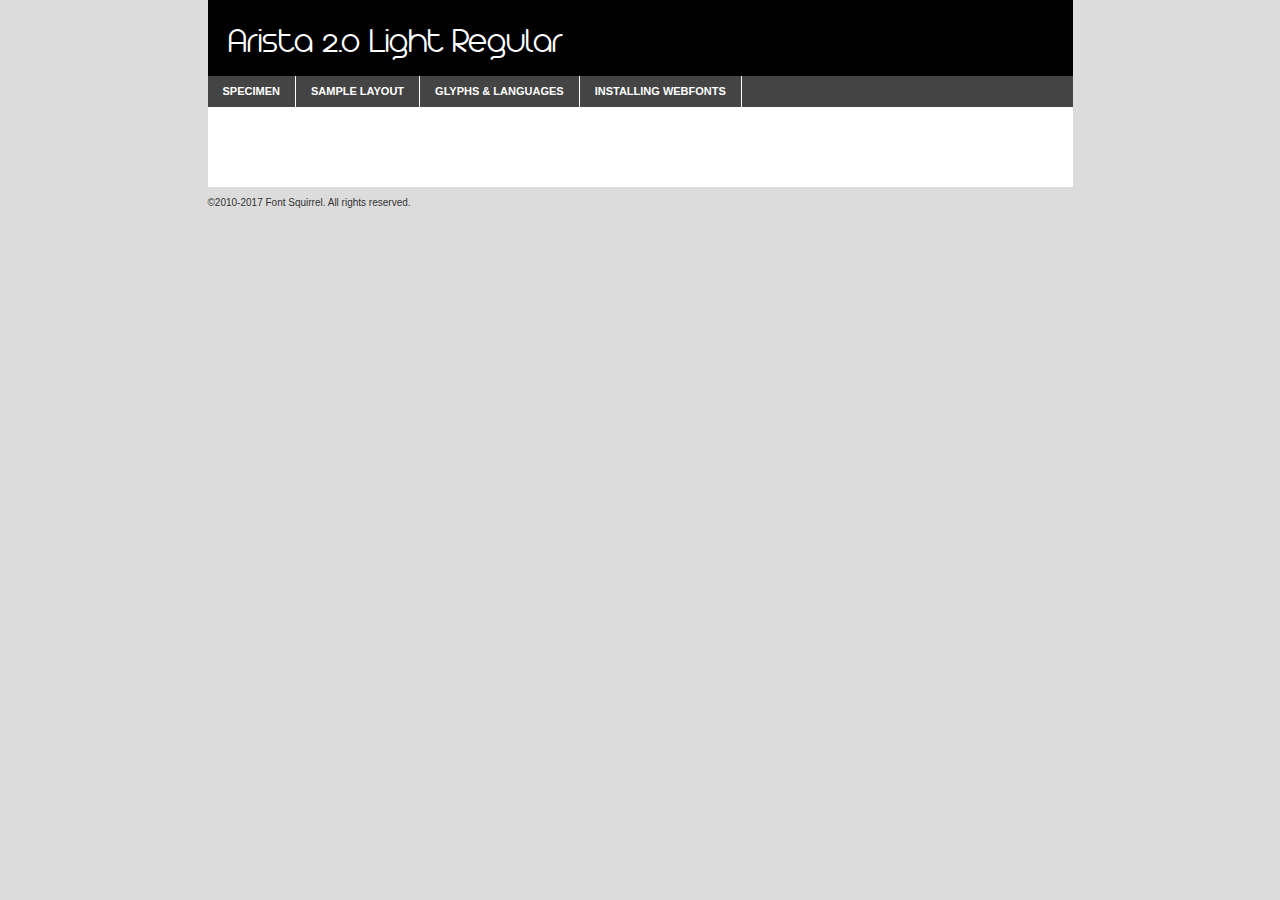
<file: webfonts/arista-2.0/arista2.0_light-demo.html>
<!DOCTYPE html PUBLIC "-//W3C//DTD XHTML 1.0 Transitional//EN"
        "http://www.w3.org/TR/xhtml1/DTD/xhtml1-transitional.dtd">

<html xmlns="http://www.w3.org/1999/xhtml" xml:lang="en" lang="en">
<head>
    <meta http-equiv="Content-Type" content="text/html; charset=utf-8"/>
    <script src="http://ajax.googleapis.com/ajax/libs/jquery/1.7.2/jquery.min.js" type="text/javascript" charset="utf-8"></script>
    <script type="text/javascript">
		(function($) {
			$.fn.easyTabs = function(option) {
				var param = jQuery.extend({ fadeSpeed: 'fast', defaultContent: 1, activeClass: 'active' }, option);
				$(this).each(function() {
					var thisId = '#' + this.id;
					if ( param.defaultContent == '' )
					{
						param.defaultContent = 1;
					}
					if ( typeof param.defaultContent == 'number' )
					{
						var defaultTab = $(thisId + ' .tabs li:eq(' + (param.defaultContent - 1) + ') a').attr('href').substr(1);
					}
					else
					{
						var defaultTab = param.defaultContent;
					}
					$(thisId + ' .tabs li a').each(function() {
						var tabToHide = $(this).attr('href').substr(1);
						$('#' + tabToHide).addClass('easytabs-tab-content');
					});
					hideAll();
					changeContent(defaultTab);

					function hideAll() {$(thisId + ' .easytabs-tab-content').hide();}

					function changeContent(tabId)
					{
						hideAll();
						$(thisId + ' .tabs li').removeClass(param.activeClass);
						$(thisId + ' .tabs li a[href=#' + tabId + ']').closest('li').addClass(param.activeClass);
						if ( param.fadeSpeed != 'none' )
						{
							$(thisId + ' #' + tabId).fadeIn(param.fadeSpeed);
						}
						else
						{
							$(thisId + ' #' + tabId).show();
						}
					}

					$(thisId + ' .tabs li').click(function() {
						var tabId = $(this).find('a').attr('href').substr(1);
						changeContent(tabId);
						return false;
					});
				});
			}
		})(jQuery);
    </script>
    <link rel="stylesheet" href="specimen_files/specimen_stylesheet.css" type="text/css" charset="utf-8"/>
    <link rel="stylesheet" href="stylesheet.css" type="text/css" charset="utf-8"/>

    <style type="text/css">
        		body {
			font-family: 'arista_2.0_lightregular';
        		}

            </style>

    <title>Arista 2.0 Light Regular Specimen</title>


    <script type="text/javascript" charset="utf-8">
		$(document).ready(function() {
			$('#container').easyTabs({ defaultContent: 1 });
		});
    </script>
</head>

<body>
<div id="container">
    <div id="header">
		Arista 2.0 Light Regular    </div>
    <ul class="tabs">
        <li><a href="#specimen">Specimen</a></li>
        <li><a href="#layout">Sample Layout</a></li>
		        <li><a href="#glyphs">Glyphs &amp; Languages</a></li>
        <li><a href="#installing">Installing Webfonts</a></li>

    </ul>

    <div id="main_content">


        <div id="specimen">

            <div class="section">
                <div class="grid12 firstcol">
                    <div class="huge">AaBb</div>
                </div>
            </div>

            <div class="section">
                <div class="glyph_range">A&#x200B;B&#x200b;C&#x200b;D&#x200b;E&#x200b;F&#x200b;G&#x200b;H&#x200b;I&#x200b;J&#x200b;K&#x200b;L&#x200b;M&#x200b;N&#x200b;O&#x200b;P&#x200b;Q&#x200b;R&#x200b;S&#x200b;T&#x200b;U&#x200b;V&#x200b;W&#x200b;X&#x200b;Y&#x200b;Z&#x200b;a&#x200b;b&#x200b;c&#x200b;d&#x200b;e&#x200b;f&#x200b;g&#x200b;h&#x200b;i&#x200b;j&#x200b;k&#x200b;l&#x200b;m&#x200b;n&#x200b;o&#x200b;p&#x200b;q&#x200b;r&#x200b;s&#x200b;t&#x200b;u&#x200b;v&#x200b;w&#x200b;x&#x200b;y&#x200b;z&#x200b;1&#x200b;2&#x200b;3&#x200b;4&#x200b;5&#x200b;6&#x200b;7&#x200b;8&#x200b;9&#x200b;0&#x200b;&amp;&#x200b;.&#x200b;,&#x200b;?&#x200b;!&#x200b;&#64;&#x200b;(&#x200b;)&#x200b;#&#x200b;$&#x200b;%&#x200b;*&#x200b;+&#x200b;-&#x200b;=&#x200b;:&#x200b;;</div>
            </div>
            <div class="section">
                <div class="grid12 firstcol">
                    <table class="sample_table">
                        <tr>
                            <td>10</td>
                            <td class="size10">abcdefghijklmnopqrstuvwxyzABCDEFGHIJKLMNOPQRSTUVWXYZ0123456789abcdefghijklmnopqrstuvwxyzABCDEFGHIJKLMNOPQRSTUVWXYZ0123456789abcdefghijklmnopqrstuvwxyzABCDEFGHIJKLMNOPQRSTUVWXYZ</td>
                        </tr>
                        <tr>
                            <td>11</td>
                            <td class="size11">abcdefghijklmnopqrstuvwxyzABCDEFGHIJKLMNOPQRSTUVWXYZ0123456789abcdefghijklmnopqrstuvwxyzABCDEFGHIJKLMNOPQRSTUVWXYZ0123456789abcdefghijklmnopqrstuvwxyzABCDEFGHIJKLMNOPQRSTUVWXYZ</td>
                        </tr>
                        <tr>
                            <td>12</td>
                            <td class="size12">abcdefghijklmnopqrstuvwxyzABCDEFGHIJKLMNOPQRSTUVWXYZ0123456789abcdefghijklmnopqrstuvwxyzABCDEFGHIJKLMNOPQRSTUVWXYZ0123456789abcdefghijklmnopqrstuvwxyzABCDEFGHIJKLMNOPQRSTUVWXYZ</td>
                        </tr>
                        <tr>
                            <td>13</td>
                            <td class="size13">abcdefghijklmnopqrstuvwxyzABCDEFGHIJKLMNOPQRSTUVWXYZ0123456789abcdefghijklmnopqrstuvwxyzABCDEFGHIJKLMNOPQRSTUVWXYZ0123456789abcdefghijklmnopqrstuvwxyzABCDEFGHIJKLMNOPQRSTUVWXYZ</td>
                        </tr>
                        <tr>
                            <td>14</td>
                            <td class="size14">abcdefghijklmnopqrstuvwxyzABCDEFGHIJKLMNOPQRSTUVWXYZ0123456789abcdefghijklmnopqrstuvwxyzABCDEFGHIJKLMNOPQRSTUVWXYZ0123456789abcdefghijklmnopqrstuvwxyzABCDEFGHIJKLMNOPQRSTUVWXYZ</td>
                        </tr>
                        <tr>
                            <td>16</td>
                            <td class="size16">abcdefghijklmnopqrstuvwxyzABCDEFGHIJKLMNOPQRSTUVWXYZ0123456789abcdefghijklmnopqrstuvwxyzABCDEFGHIJKLMNOPQRSTUVWXYZ</td>
                        </tr>
                        <tr>
                            <td>18</td>
                            <td class="size18">abcdefghijklmnopqrstuvwxyzABCDEFGHIJKLMNOPQRSTUVWXYZ0123456789abcdefghijklmnopqrstuvwxyzABCDEFGHIJKLMNOPQRSTUVWXYZ</td>
                        </tr>
                        <tr>
                            <td>20</td>
                            <td class="size20">abcdefghijklmnopqrstuvwxyzABCDEFGHIJKLMNOPQRSTUVWXYZ0123456789abcdefghijklmnopqrstuvwxyzABCDEFGHIJKLMNOPQRSTUVWXYZ</td>
                        </tr>
                        <tr>
                            <td>24</td>
                            <td class="size24">abcdefghijklmnopqrstuvwxyzABCDEFGHIJKLMNOPQRSTUVWXYZ0123456789abcdefghijklmnopqrstuvwxyzABCDEFGHIJKLMNOPQRSTUVWXYZ</td>
                        </tr>
                        <tr>
                            <td>30</td>
                            <td class="size30">abcdefghijklmnopqrstuvwxyzABCDEFGHIJKLMNOPQRSTUVWXYZ0123456789abcdefghijklmnopqrstuvwxyzABCDEFGHIJKLMNOPQRSTUVWXYZ</td>
                        </tr>
                        <tr>
                            <td>36</td>
                            <td class="size36">abcdefghijklmnopqrstuvwxyzABCDEFGHIJKLMNOPQRSTUVWXYZ0123456789abcdefghijklmnopqrstuvwxyzABCDEFGHIJKLMNOPQRSTUVWXYZ</td>
                        </tr>
                        <tr>
                            <td>48</td>
                            <td class="size48">abcdefghijklmnopqrstuvwxyzABCDEFGHIJKLMNOPQRSTUVWXYZ0123456789abcdefghijklmnopqrstuvwxyzABCDEFGHIJKLMNOPQRSTUVWXYZ</td>
                        </tr>
                        <tr>
                            <td>60</td>
                            <td class="size60">abcdefghijklmnopqrstuvwxyzABCDEFGHIJKLMNOPQRSTUVWXYZ0123456789abcdefghijklmnopqrstuvwxyzABCDEFGHIJKLMNOPQRSTUVWXYZ</td>
                        </tr>
                        <tr>
                            <td>72</td>
                            <td class="size72">abcdefghijklmnopqrstuvwxyzABCDEFGHIJKLMNOPQRSTUVWXYZ0123456789abcdefghijklmnopqrstuvwxyzABCDEFGHIJKLMNOPQRSTUVWXYZ</td>
                        </tr>
                        <tr>
                            <td>90</td>
                            <td class="size90">abcdefghijklmnopqrstuvwxyzABCDEFGHIJKLMNOPQRSTUVWXYZ0123456789abcdefghijklmnopqrstuvwxyzABCDEFGHIJKLMNOPQRSTUVWXYZ</td>
                        </tr>
                    </table>

                </div>

            </div>


            <div class="section" id="bodycomparison">


                <div id="xheight">
                    <div class="fontbody">&#x25FC;&#x25FC;&#x25FC;&#x25FC;&#x25FC;&#x25FC;&#x25FC;&#x25FC;&#x25FC;&#x25FC;&#x25FC;&#x25FC;&#x25FC;&#x25FC;&#x25FC;&#x25FC;&#x25FC;&#x25FC;&#x25FC;&#x25FC;&#x25FC;&#x25FC;&#x25FC;&#x25FC;&#x25FC;&#x25FC;&#x25FC;&#x25FC;&#x25FC;&#x25FC;&#x25FC;&#x25FC;&#x25FC;&#x25FC;&#x25FC;&#x25FC;&#x25FC;&#x25FC;&#x25FC;&#x25FC;&#x25FC;&#x25FC;&#x25FC;&#x25FC;&#x25FC;&#x25FC;&#x25FC;&#x25FC;&#x25FC;&#x25FC;&#x25FC;&#x25FC;&#x25FC;&#x25FC;&#x25FC;&#x25FC;&#x25FC;&#x25FC;&#x25FC;&#x25FC;&#x25FC;&#x25FC;&#x25FC;&#x25FC;&#x25FC;&#x25FC;&#x25FC;&#x25FC;&#x25FC;&#x25FC;&#x25FC;&#x25FC;&#x25FC;&#x25FC;&#x25FC;&#x25FC;&#x25FC;&#x25FC;&#x25FC;&#x25FC;&#x25FC;&#x25FC;&#x25FC;&#x25FC;&#x25FC;&#x25FC;&#x25FC;&#x25FC;&#x25FC;&#x25FC;&#x25FC;&#x25FC;&#x25FC;&#x25FC;&#x25FC;&#x25FC;&#x25FC;&#x25FC;&#x25FC;body</div>
                    <div class="arialbody">body</div>
                    <div class="verdanabody">body</div>
                    <div class="georgiabody">body</div>
                </div>
                <div class="fontbody" style="z-index:1">
                    body<span>Arista 2.0 Light Regular</span>
                </div>
                <div class="arialbody" style="z-index:1">
                    body<span>Arial</span>
                </div>
                <div class="verdanabody" style="z-index:1">
                    body<span>Verdana</span>
                </div>
                <div class="georgiabody" style="z-index:1">
                    body<span>Georgia</span>
                </div>


            </div>


            <div class="section psample psample_row1" id="">

                <div class="grid2 firstcol">
                    <p class="size10"><span>10.</span>Aenean lacinia bibendum nulla sed consectetur. Fusce dapibus, tellus ac cursus commodo, tortor mauris condimentum nibh, ut fermentum massa justo sit amet risus. Nullam id dolor id nibh ultricies vehicula ut id elit. Cum sociis natoque penatibus et magnis dis parturient montes, nascetur ridiculus mus. Nulla vitae elit libero, a pharetra augue.</p>

                </div>
                <div class="grid3">
                    <p class="size11"><span>11.</span>Aenean lacinia bibendum nulla sed consectetur. Fusce dapibus, tellus ac cursus commodo, tortor mauris condimentum nibh, ut fermentum massa justo sit amet risus. Nullam id dolor id nibh ultricies vehicula ut id elit. Cum sociis natoque penatibus et magnis dis parturient montes, nascetur ridiculus mus. Nulla vitae elit libero, a pharetra augue.</p>

                </div>
                <div class="grid3">
                    <p class="size12"><span>12.</span>Aenean lacinia bibendum nulla sed consectetur. Fusce dapibus, tellus ac cursus commodo, tortor mauris condimentum nibh, ut fermentum massa justo sit amet risus. Nullam id dolor id nibh ultricies vehicula ut id elit. Cum sociis natoque penatibus et magnis dis parturient montes, nascetur ridiculus mus. Nulla vitae elit libero, a pharetra augue.</p>

                </div>
                <div class="grid4">
                    <p class="size13"><span>13.</span>Aenean lacinia bibendum nulla sed consectetur. Fusce dapibus, tellus ac cursus commodo, tortor mauris condimentum nibh, ut fermentum massa justo sit amet risus. Nullam id dolor id nibh ultricies vehicula ut id elit. Cum sociis natoque penatibus et magnis dis parturient montes, nascetur ridiculus mus. Nulla vitae elit libero, a pharetra augue.</p>

                </div>
                <div class="white_blend"></div>

            </div>
            <div class="section psample psample_row2" id="">
                <div class="grid3 firstcol">
                    <p class="size14"><span>14.</span>Aenean lacinia bibendum nulla sed consectetur. Fusce dapibus, tellus ac cursus commodo, tortor mauris condimentum nibh, ut fermentum massa justo sit amet risus. Nullam id dolor id nibh ultricies vehicula ut id elit. Cum sociis natoque penatibus et magnis dis parturient montes, nascetur ridiculus mus. Nulla vitae elit libero, a pharetra augue.</p>

                </div>
                <div class="grid4">
                    <p class="size16"><span>16.</span>Aenean lacinia bibendum nulla sed consectetur. Fusce dapibus, tellus ac cursus commodo, tortor mauris condimentum nibh, ut fermentum massa justo sit amet risus. Nullam id dolor id nibh ultricies vehicula ut id elit. Cum sociis natoque penatibus et magnis dis parturient montes, nascetur ridiculus mus. Nulla vitae elit libero, a pharetra augue.</p>

                </div>
                <div class="grid5">
                    <p class="size18"><span>18.</span>Aenean lacinia bibendum nulla sed consectetur. Fusce dapibus, tellus ac cursus commodo, tortor mauris condimentum nibh, ut fermentum massa justo sit amet risus. Nullam id dolor id nibh ultricies vehicula ut id elit. Cum sociis natoque penatibus et magnis dis parturient montes, nascetur ridiculus mus. Nulla vitae elit libero, a pharetra augue.</p>

                </div>

                <div class="white_blend"></div>

            </div>

            <div class="section psample psample_row3" id="">
                <div class="grid5 firstcol">
                    <p class="size20"><span>20.</span>Aenean lacinia bibendum nulla sed consectetur. Fusce dapibus, tellus ac cursus commodo, tortor mauris condimentum nibh, ut fermentum massa justo sit amet risus. Nullam id dolor id nibh ultricies vehicula ut id elit. Cum sociis natoque penatibus et magnis dis parturient montes, nascetur ridiculus mus. Nulla vitae elit libero, a pharetra augue.</p>
                </div>
                <div class="grid7">
                    <p class="size24"><span>24.</span>Aenean lacinia bibendum nulla sed consectetur. Fusce dapibus, tellus ac cursus commodo, tortor mauris condimentum nibh, ut fermentum massa justo sit amet risus. Nullam id dolor id nibh ultricies vehicula ut id elit. Cum sociis natoque penatibus et magnis dis parturient montes, nascetur ridiculus mus. Nulla vitae elit libero, a pharetra augue.</p>
                </div>

                <div class="white_blend"></div>

            </div>

            <div class="section psample psample_row4" id="">
                <div class="grid12 firstcol">
                    <p class="size30"><span>30.</span>Aenean lacinia bibendum nulla sed consectetur. Fusce dapibus, tellus ac cursus commodo, tortor mauris condimentum nibh, ut fermentum massa justo sit amet risus. Nullam id dolor id nibh ultricies vehicula ut id elit. Cum sociis natoque penatibus et magnis dis parturient montes, nascetur ridiculus mus. Nulla vitae elit libero, a pharetra augue.</p>
                </div>
                <div class="white_blend"></div>

            </div>


            <div class="section psample psample_row1 fullreverse">
                <div class="grid2 firstcol">
                    <p class="size10"><span>10.</span>Aenean lacinia bibendum nulla sed consectetur. Fusce dapibus, tellus ac cursus commodo, tortor mauris condimentum nibh, ut fermentum massa justo sit amet risus. Nullam id dolor id nibh ultricies vehicula ut id elit. Cum sociis natoque penatibus et magnis dis parturient montes, nascetur ridiculus mus. Nulla vitae elit libero, a pharetra augue.</p>

                </div>
                <div class="grid3">
                    <p class="size11"><span>11.</span>Aenean lacinia bibendum nulla sed consectetur. Fusce dapibus, tellus ac cursus commodo, tortor mauris condimentum nibh, ut fermentum massa justo sit amet risus. Nullam id dolor id nibh ultricies vehicula ut id elit. Cum sociis natoque penatibus et magnis dis parturient montes, nascetur ridiculus mus. Nulla vitae elit libero, a pharetra augue.</p>

                </div>
                <div class="grid3">
                    <p class="size12"><span>12.</span>Aenean lacinia bibendum nulla sed consectetur. Fusce dapibus, tellus ac cursus commodo, tortor mauris condimentum nibh, ut fermentum massa justo sit amet risus. Nullam id dolor id nibh ultricies vehicula ut id elit. Cum sociis natoque penatibus et magnis dis parturient montes, nascetur ridiculus mus. Nulla vitae elit libero, a pharetra augue.</p>

                </div>
                <div class="grid4">
                    <p class="size13"><span>13.</span>Aenean lacinia bibendum nulla sed consectetur. Fusce dapibus, tellus ac cursus commodo, tortor mauris condimentum nibh, ut fermentum massa justo sit amet risus. Nullam id dolor id nibh ultricies vehicula ut id elit. Cum sociis natoque penatibus et magnis dis parturient montes, nascetur ridiculus mus. Nulla vitae elit libero, a pharetra augue.</p>

                </div>
                <div class="black_blend"></div>

            </div>

            <div class="section psample psample_row2 fullreverse">
                <div class="grid3 firstcol">
                    <p class="size14"><span>14.</span>Aenean lacinia bibendum nulla sed consectetur. Fusce dapibus, tellus ac cursus commodo, tortor mauris condimentum nibh, ut fermentum massa justo sit amet risus. Nullam id dolor id nibh ultricies vehicula ut id elit. Cum sociis natoque penatibus et magnis dis parturient montes, nascetur ridiculus mus. Nulla vitae elit libero, a pharetra augue.</p>

                </div>
                <div class="grid4">
                    <p class="size16"><span>16.</span>Aenean lacinia bibendum nulla sed consectetur. Fusce dapibus, tellus ac cursus commodo, tortor mauris condimentum nibh, ut fermentum massa justo sit amet risus. Nullam id dolor id nibh ultricies vehicula ut id elit. Cum sociis natoque penatibus et magnis dis parturient montes, nascetur ridiculus mus. Nulla vitae elit libero, a pharetra augue.</p>

                </div>
                <div class="grid5">
                    <p class="size18"><span>18.</span>Aenean lacinia bibendum nulla sed consectetur. Fusce dapibus, tellus ac cursus commodo, tortor mauris condimentum nibh, ut fermentum massa justo sit amet risus. Nullam id dolor id nibh ultricies vehicula ut id elit. Cum sociis natoque penatibus et magnis dis parturient montes, nascetur ridiculus mus. Nulla vitae elit libero, a pharetra augue.</p>

                </div>
                <div class="black_blend"></div>

            </div>

            <div class="section psample fullreverse psample_row3" id="">
                <div class="grid5 firstcol">
                    <p class="size20"><span>20.</span>Aenean lacinia bibendum nulla sed consectetur. Fusce dapibus, tellus ac cursus commodo, tortor mauris condimentum nibh, ut fermentum massa justo sit amet risus. Nullam id dolor id nibh ultricies vehicula ut id elit. Cum sociis natoque penatibus et magnis dis parturient montes, nascetur ridiculus mus. Nulla vitae elit libero, a pharetra augue.</p>
                </div>
                <div class="grid7">
                    <p class="size24"><span>24.</span>Aenean lacinia bibendum nulla sed consectetur. Fusce dapibus, tellus ac cursus commodo, tortor mauris condimentum nibh, ut fermentum massa justo sit amet risus. Nullam id dolor id nibh ultricies vehicula ut id elit. Cum sociis natoque penatibus et magnis dis parturient montes, nascetur ridiculus mus. Nulla vitae elit libero, a pharetra augue.</p>
                </div>

                <div class="black_blend"></div>

            </div>

            <div class="section psample fullreverse psample_row4" id="" style="border-bottom: 20px #000 solid;">
                <div class="grid12 firstcol">
                    <p class="size30"><span>30.</span>Aenean lacinia bibendum nulla sed consectetur. Fusce dapibus, tellus ac cursus commodo, tortor mauris condimentum nibh, ut fermentum massa justo sit amet risus. Nullam id dolor id nibh ultricies vehicula ut id elit. Cum sociis natoque penatibus et magnis dis parturient montes, nascetur ridiculus mus. Nulla vitae elit libero, a pharetra augue.</p>
                </div>
                <div class="black_blend"></div>

            </div>


        </div>

        <div id="layout">

            <div class="section">

                <div class="grid12 firstcol">
                    <h1>Lorem Ipsum Dolor</h1>
                    <h2>Etiam porta sem malesuada magna mollis euismod</h2>

                    <p class="byline">By <a href="#link">Aenean Lacinia</a></p>
                </div>
            </div>
            <div class="section">
                <div class="grid8 firstcol">
                    <p class="large">Donec sed odio dui. Morbi leo risus, porta ac consectetur ac, vestibulum at eros. Fusce dapibus, tellus ac cursus commodo, tortor mauris condimentum nibh, ut fermentum massa justo sit amet risus. </p>


                    <h3>Pellentesque ornare sem</h3>

                    <p>Maecenas sed diam eget risus varius blandit sit amet non magna. Maecenas faucibus mollis interdum. Donec ullamcorper nulla non metus auctor fringilla. Nullam id dolor id nibh ultricies vehicula ut id elit. Nullam id dolor id nibh ultricies vehicula ut id elit. </p>

                    <p>Aenean eu leo quam. Pellentesque ornare sem lacinia quam venenatis vestibulum. Lorem ipsum dolor sit amet, consectetur adipiscing elit. Cum sociis natoque penatibus et magnis dis parturient montes, nascetur ridiculus mus. </p>

                    <p>Nulla vitae elit libero, a pharetra augue. Praesent commodo cursus magna, vel scelerisque nisl consectetur et. Aenean lacinia bibendum nulla sed consectetur. </p>

                    <p>Nullam quis risus eget urna mollis ornare vel eu leo. Nullam quis risus eget urna mollis ornare vel eu leo. Maecenas sed diam eget risus varius blandit sit amet non magna. Donec ullamcorper nulla non metus auctor fringilla. </p>

                    <h3>Cras mattis consectetur</h3>

                    <p>Aenean eu leo quam. Pellentesque ornare sem lacinia quam venenatis vestibulum. Aenean lacinia bibendum nulla sed consectetur. Integer posuere erat a ante venenatis dapibus posuere velit aliquet. Cras mattis consectetur purus sit amet fermentum. </p>

                    <p>Nullam id dolor id nibh ultricies vehicula ut id elit. Nullam quis risus eget urna mollis ornare vel eu leo. Cras mattis consectetur purus sit amet fermentum.</p>
                </div>

                <div class="grid4 sidebar">

                    <div class="box reverse">
                        <p class="last">Nullam quis risus eget urna mollis ornare vel eu leo. Donec ullamcorper nulla non metus auctor fringilla. Cras mattis consectetur purus sit amet fermentum. Sed posuere consectetur est at lobortis. Lorem ipsum dolor sit amet, consectetur adipiscing elit. </p>
                    </div>

                    <p class="caption">Maecenas sed diam eget risus varius.</p>

                    <p>Vestibulum id ligula porta felis euismod semper. Integer posuere erat a ante venenatis dapibus posuere velit aliquet. Vestibulum id ligula porta felis euismod semper. Sed posuere consectetur est at lobortis. Maecenas sed diam eget risus varius blandit sit amet non magna. Fusce dapibus, tellus ac cursus commodo, tortor mauris condimentum nibh, ut fermentum massa justo sit amet risus. </p>


                    <p>Duis mollis, est non commodo luctus, nisi erat porttitor ligula, eget lacinia odio sem nec elit. Aenean lacinia bibendum nulla sed consectetur. Vivamus sagittis lacus vel augue laoreet rutrum faucibus dolor auctor. Aenean lacinia bibendum nulla sed consectetur. Nullam quis risus eget urna mollis ornare vel eu leo. </p>

                    <p>Praesent commodo cursus magna, vel scelerisque nisl consectetur et. Donec ullamcorper nulla non metus auctor fringilla. Maecenas faucibus mollis interdum. Fusce dapibus, tellus ac cursus commodo, tortor mauris condimentum nibh, ut fermentum massa justo sit amet risus. </p>

                </div>
            </div>

        </div>


		

        <div id="glyphs">
            <div class="section">
                <div class="grid12 firstcol">

                    <h1>Language Support</h1>
                    <p>The subset of Arista 2.0 Light Regular in this kit supports the following languages:<br/>

						Albanian, Basque, Breton, Chamorro, Danish, Dutch, English, Faroese, Finnish, French, Frisian, Galician, German, Icelandic, Italian, Malagasy, Norwegian, Portuguese, Spanish, Alsatian, Aragonese, Arapaho, Arrernte, Asturian, Aymara, Bislama, Cebuano, Corsican, Fijian, French_creole, Genoese, Gilbertese, Greenlandic, Haitian_creole, Hiligaynon, Hmong, Hopi, Ibanag, Iloko_ilokano, Indonesian, Interglossa_glosa, Interlingua, Irish_gaelic, Jerriais, Lojban, Lombard, Luxembourgeois, Manx, Mohawk, Norfolk_pitcairnese, Occitan, Oromo, Pangasinan, Papiamento, Piedmontese, Potawatomi, Rhaeto-romance, Romansh, Rotokas, Sami_lule, Samoan, Sardinian, Scots_gaelic, Seychelles_creole, Shona, Sicilian, Somali, Southern_ndebele, Swahili, Swati_swazi, Tagalog_filipino_pilipino, Tetum, Tok_pisin, Uyghur_latinized, Volapuk, Walloon, Warlpiri, Xhosa, Yapese, Zulu, Latinbasic, Ubasic, Demo                    </p>
                    <h1>Glyph Chart</h1>
                    <p>The subset of Arista 2.0 Light Regular in this kit includes all the glyphs listed below. Unicode entities are included above each glyph to help you insert individual characters into your layout.</p>
                    <div id="glyph_chart">

																				                                <div><p>&amp;#32;</p>&#32;</div>
																				                                <div><p>&amp;#33;</p>&#33;</div>
																				                                <div><p>&amp;#34;</p>&#34;</div>
																				                                <div><p>&amp;#35;</p>&#35;</div>
																				                                <div><p>&amp;#36;</p>&#36;</div>
																				                                <div><p>&amp;#37;</p>&#37;</div>
																				                                <div><p>&amp;#38;</p>&#38;</div>
																				                                <div><p>&amp;#39;</p>&#39;</div>
																				                                <div><p>&amp;#40;</p>&#40;</div>
																				                                <div><p>&amp;#41;</p>&#41;</div>
																				                                <div><p>&amp;#42;</p>&#42;</div>
																				                                <div><p>&amp;#43;</p>&#43;</div>
																				                                <div><p>&amp;#44;</p>&#44;</div>
																				                                <div><p>&amp;#45;</p>&#45;</div>
																				                                <div><p>&amp;#46;</p>&#46;</div>
																				                                <div><p>&amp;#47;</p>&#47;</div>
																				                                <div><p>&amp;#48;</p>&#48;</div>
																				                                <div><p>&amp;#49;</p>&#49;</div>
																				                                <div><p>&amp;#50;</p>&#50;</div>
																				                                <div><p>&amp;#51;</p>&#51;</div>
																				                                <div><p>&amp;#52;</p>&#52;</div>
																				                                <div><p>&amp;#53;</p>&#53;</div>
																				                                <div><p>&amp;#54;</p>&#54;</div>
																				                                <div><p>&amp;#55;</p>&#55;</div>
																				                                <div><p>&amp;#56;</p>&#56;</div>
																				                                <div><p>&amp;#57;</p>&#57;</div>
																				                                <div><p>&amp;#58;</p>&#58;</div>
																				                                <div><p>&amp;#59;</p>&#59;</div>
																				                                <div><p>&amp;#60;</p>&#60;</div>
																				                                <div><p>&amp;#61;</p>&#61;</div>
																				                                <div><p>&amp;#62;</p>&#62;</div>
																				                                <div><p>&amp;#63;</p>&#63;</div>
																				                                <div><p>&amp;#64;</p>&#64;</div>
																				                                <div><p>&amp;#65;</p>&#65;</div>
																				                                <div><p>&amp;#66;</p>&#66;</div>
																				                                <div><p>&amp;#67;</p>&#67;</div>
																				                                <div><p>&amp;#68;</p>&#68;</div>
																				                                <div><p>&amp;#69;</p>&#69;</div>
																				                                <div><p>&amp;#70;</p>&#70;</div>
																				                                <div><p>&amp;#71;</p>&#71;</div>
																				                                <div><p>&amp;#72;</p>&#72;</div>
																				                                <div><p>&amp;#73;</p>&#73;</div>
																				                                <div><p>&amp;#74;</p>&#74;</div>
																				                                <div><p>&amp;#75;</p>&#75;</div>
																				                                <div><p>&amp;#76;</p>&#76;</div>
																				                                <div><p>&amp;#77;</p>&#77;</div>
																				                                <div><p>&amp;#78;</p>&#78;</div>
																				                                <div><p>&amp;#79;</p>&#79;</div>
																				                                <div><p>&amp;#80;</p>&#80;</div>
																				                                <div><p>&amp;#81;</p>&#81;</div>
																				                                <div><p>&amp;#82;</p>&#82;</div>
																				                                <div><p>&amp;#83;</p>&#83;</div>
																				                                <div><p>&amp;#84;</p>&#84;</div>
																				                                <div><p>&amp;#85;</p>&#85;</div>
																				                                <div><p>&amp;#86;</p>&#86;</div>
																				                                <div><p>&amp;#87;</p>&#87;</div>
																				                                <div><p>&amp;#88;</p>&#88;</div>
																				                                <div><p>&amp;#89;</p>&#89;</div>
																				                                <div><p>&amp;#90;</p>&#90;</div>
																				                                <div><p>&amp;#91;</p>&#91;</div>
																				                                <div><p>&amp;#92;</p>&#92;</div>
																				                                <div><p>&amp;#93;</p>&#93;</div>
																				                                <div><p>&amp;#94;</p>&#94;</div>
																				                                <div><p>&amp;#95;</p>&#95;</div>
																				                                <div><p>&amp;#96;</p>&#96;</div>
																				                                <div><p>&amp;#97;</p>&#97;</div>
																				                                <div><p>&amp;#98;</p>&#98;</div>
																				                                <div><p>&amp;#99;</p>&#99;</div>
																				                                <div><p>&amp;#100;</p>&#100;</div>
																				                                <div><p>&amp;#101;</p>&#101;</div>
																				                                <div><p>&amp;#102;</p>&#102;</div>
																				                                <div><p>&amp;#103;</p>&#103;</div>
																				                                <div><p>&amp;#104;</p>&#104;</div>
																				                                <div><p>&amp;#105;</p>&#105;</div>
																				                                <div><p>&amp;#106;</p>&#106;</div>
																				                                <div><p>&amp;#107;</p>&#107;</div>
																				                                <div><p>&amp;#108;</p>&#108;</div>
																				                                <div><p>&amp;#109;</p>&#109;</div>
																				                                <div><p>&amp;#110;</p>&#110;</div>
																				                                <div><p>&amp;#111;</p>&#111;</div>
																				                                <div><p>&amp;#112;</p>&#112;</div>
																				                                <div><p>&amp;#113;</p>&#113;</div>
																				                                <div><p>&amp;#114;</p>&#114;</div>
																				                                <div><p>&amp;#115;</p>&#115;</div>
																				                                <div><p>&amp;#116;</p>&#116;</div>
																				                                <div><p>&amp;#117;</p>&#117;</div>
																				                                <div><p>&amp;#118;</p>&#118;</div>
																				                                <div><p>&amp;#119;</p>&#119;</div>
																				                                <div><p>&amp;#120;</p>&#120;</div>
																				                                <div><p>&amp;#121;</p>&#121;</div>
																				                                <div><p>&amp;#122;</p>&#122;</div>
																				                                <div><p>&amp;#123;</p>&#123;</div>
																				                                <div><p>&amp;#124;</p>&#124;</div>
																				                                <div><p>&amp;#125;</p>&#125;</div>
																				                                <div><p>&amp;#126;</p>&#126;</div>
																				                                <div><p>&amp;#160;</p>&#160;</div>
																				                                <div><p>&amp;#161;</p>&#161;</div>
																				                                <div><p>&amp;#162;</p>&#162;</div>
																				                                <div><p>&amp;#163;</p>&#163;</div>
																				                                <div><p>&amp;#164;</p>&#164;</div>
																				                                <div><p>&amp;#165;</p>&#165;</div>
																				                                <div><p>&amp;#166;</p>&#166;</div>
																				                                <div><p>&amp;#167;</p>&#167;</div>
																				                                <div><p>&amp;#168;</p>&#168;</div>
																				                                <div><p>&amp;#169;</p>&#169;</div>
																				                                <div><p>&amp;#170;</p>&#170;</div>
																				                                <div><p>&amp;#171;</p>&#171;</div>
																				                                <div><p>&amp;#172;</p>&#172;</div>
																				                                <div><p>&amp;#173;</p>&#173;</div>
																				                                <div><p>&amp;#174;</p>&#174;</div>
																				                                <div><p>&amp;#176;</p>&#176;</div>
																				                                <div><p>&amp;#177;</p>&#177;</div>
																				                                <div><p>&amp;#178;</p>&#178;</div>
																				                                <div><p>&amp;#179;</p>&#179;</div>
																				                                <div><p>&amp;#180;</p>&#180;</div>
																				                                <div><p>&amp;#181;</p>&#181;</div>
																				                                <div><p>&amp;#182;</p>&#182;</div>
																				                                <div><p>&amp;#183;</p>&#183;</div>
																				                                <div><p>&amp;#184;</p>&#184;</div>
																				                                <div><p>&amp;#185;</p>&#185;</div>
																				                                <div><p>&amp;#186;</p>&#186;</div>
																				                                <div><p>&amp;#187;</p>&#187;</div>
																				                                <div><p>&amp;#188;</p>&#188;</div>
																				                                <div><p>&amp;#189;</p>&#189;</div>
																				                                <div><p>&amp;#190;</p>&#190;</div>
																				                                <div><p>&amp;#191;</p>&#191;</div>
																				                                <div><p>&amp;#192;</p>&#192;</div>
																				                                <div><p>&amp;#193;</p>&#193;</div>
																				                                <div><p>&amp;#194;</p>&#194;</div>
																				                                <div><p>&amp;#195;</p>&#195;</div>
																				                                <div><p>&amp;#196;</p>&#196;</div>
																				                                <div><p>&amp;#197;</p>&#197;</div>
																				                                <div><p>&amp;#198;</p>&#198;</div>
																				                                <div><p>&amp;#199;</p>&#199;</div>
																				                                <div><p>&amp;#200;</p>&#200;</div>
																				                                <div><p>&amp;#201;</p>&#201;</div>
																				                                <div><p>&amp;#202;</p>&#202;</div>
																				                                <div><p>&amp;#203;</p>&#203;</div>
																				                                <div><p>&amp;#204;</p>&#204;</div>
																				                                <div><p>&amp;#205;</p>&#205;</div>
																				                                <div><p>&amp;#206;</p>&#206;</div>
																				                                <div><p>&amp;#207;</p>&#207;</div>
																				                                <div><p>&amp;#208;</p>&#208;</div>
																				                                <div><p>&amp;#209;</p>&#209;</div>
																				                                <div><p>&amp;#210;</p>&#210;</div>
																				                                <div><p>&amp;#211;</p>&#211;</div>
																				                                <div><p>&amp;#212;</p>&#212;</div>
																				                                <div><p>&amp;#213;</p>&#213;</div>
																				                                <div><p>&amp;#214;</p>&#214;</div>
																				                                <div><p>&amp;#215;</p>&#215;</div>
																				                                <div><p>&amp;#216;</p>&#216;</div>
																				                                <div><p>&amp;#217;</p>&#217;</div>
																				                                <div><p>&amp;#218;</p>&#218;</div>
																				                                <div><p>&amp;#219;</p>&#219;</div>
																				                                <div><p>&amp;#220;</p>&#220;</div>
																				                                <div><p>&amp;#221;</p>&#221;</div>
																				                                <div><p>&amp;#222;</p>&#222;</div>
																				                                <div><p>&amp;#223;</p>&#223;</div>
																				                                <div><p>&amp;#224;</p>&#224;</div>
																				                                <div><p>&amp;#225;</p>&#225;</div>
																				                                <div><p>&amp;#226;</p>&#226;</div>
																				                                <div><p>&amp;#227;</p>&#227;</div>
																				                                <div><p>&amp;#228;</p>&#228;</div>
																				                                <div><p>&amp;#229;</p>&#229;</div>
																				                                <div><p>&amp;#230;</p>&#230;</div>
																				                                <div><p>&amp;#231;</p>&#231;</div>
																				                                <div><p>&amp;#232;</p>&#232;</div>
																				                                <div><p>&amp;#233;</p>&#233;</div>
																				                                <div><p>&amp;#234;</p>&#234;</div>
																				                                <div><p>&amp;#235;</p>&#235;</div>
																				                                <div><p>&amp;#236;</p>&#236;</div>
																				                                <div><p>&amp;#237;</p>&#237;</div>
																				                                <div><p>&amp;#238;</p>&#238;</div>
																				                                <div><p>&amp;#239;</p>&#239;</div>
																				                                <div><p>&amp;#240;</p>&#240;</div>
																				                                <div><p>&amp;#241;</p>&#241;</div>
																				                                <div><p>&amp;#242;</p>&#242;</div>
																				                                <div><p>&amp;#243;</p>&#243;</div>
																				                                <div><p>&amp;#244;</p>&#244;</div>
																				                                <div><p>&amp;#245;</p>&#245;</div>
																				                                <div><p>&amp;#246;</p>&#246;</div>
																				                                <div><p>&amp;#247;</p>&#247;</div>
																				                                <div><p>&amp;#248;</p>&#248;</div>
																				                                <div><p>&amp;#249;</p>&#249;</div>
																				                                <div><p>&amp;#250;</p>&#250;</div>
																				                                <div><p>&amp;#251;</p>&#251;</div>
																				                                <div><p>&amp;#252;</p>&#252;</div>
																				                                <div><p>&amp;#253;</p>&#253;</div>
																				                                <div><p>&amp;#254;</p>&#254;</div>
																				                                <div><p>&amp;#255;</p>&#255;</div>
																				                                <div><p>&amp;#338;</p>&#338;</div>
																				                                <div><p>&amp;#339;</p>&#339;</div>
																				                                <div><p>&amp;#376;</p>&#376;</div>
																				                                <div><p>&amp;#710;</p>&#710;</div>
																				                                <div><p>&amp;#732;</p>&#732;</div>
																				                                <div><p>&amp;#8192;</p>&#8192;</div>
																				                                <div><p>&amp;#8193;</p>&#8193;</div>
																				                                <div><p>&amp;#8194;</p>&#8194;</div>
																				                                <div><p>&amp;#8195;</p>&#8195;</div>
																				                                <div><p>&amp;#8196;</p>&#8196;</div>
																				                                <div><p>&amp;#8197;</p>&#8197;</div>
																				                                <div><p>&amp;#8198;</p>&#8198;</div>
																				                                <div><p>&amp;#8199;</p>&#8199;</div>
																				                                <div><p>&amp;#8200;</p>&#8200;</div>
																				                                <div><p>&amp;#8201;</p>&#8201;</div>
																				                                <div><p>&amp;#8202;</p>&#8202;</div>
																				                                <div><p>&amp;#8208;</p>&#8208;</div>
																				                                <div><p>&amp;#8209;</p>&#8209;</div>
																				                                <div><p>&amp;#8210;</p>&#8210;</div>
																				                                <div><p>&amp;#8211;</p>&#8211;</div>
																				                                <div><p>&amp;#8212;</p>&#8212;</div>
																				                                <div><p>&amp;#8216;</p>&#8216;</div>
																				                                <div><p>&amp;#8217;</p>&#8217;</div>
																				                                <div><p>&amp;#8218;</p>&#8218;</div>
																				                                <div><p>&amp;#8220;</p>&#8220;</div>
																				                                <div><p>&amp;#8221;</p>&#8221;</div>
																				                                <div><p>&amp;#8222;</p>&#8222;</div>
																				                                <div><p>&amp;#8226;</p>&#8226;</div>
																				                                <div><p>&amp;#8230;</p>&#8230;</div>
																				                                <div><p>&amp;#8239;</p>&#8239;</div>
																				                                <div><p>&amp;#8249;</p>&#8249;</div>
																				                                <div><p>&amp;#8250;</p>&#8250;</div>
																				                                <div><p>&amp;#8287;</p>&#8287;</div>
																				                                <div><p>&amp;#8364;</p>&#8364;</div>
																				                                <div><p>&amp;#8482;</p>&#8482;</div>
																				                                <div><p>&amp;#9724;</p>&#9724;</div>
																																																										                    </div>
                </div>


            </div>
        </div>


        <div id="specs">

        </div>

        <div id="installing">
            <div class="section">
                <div class="grid7 firstcol">
                    <h1>Installing Webfonts</h1>

                    <p>Webfonts are supported by all major browser platforms but not all in the same way. There are currently four different font formats that must be included in order to target all browsers. This includes TTF, WOFF, EOT and SVG.</p>

                    <h2>1. Upload your webfonts</h2>
                    <p>You must upload your webfont kit to your website. They should be in or near the same directory as your CSS files.</p>

                    <h2>2. Include the webfont stylesheet</h2>
                    <p>A special CSS @font-face declaration helps the various browsers select the appropriate font it needs without causing you a bunch of headaches. Learn more about this syntax by reading the <a href="https://www.fontspring.com/blog/further-hardening-of-the-bulletproof-syntax">Fontspring blog post</a> about it. The code for it is as follows:</p>


                    <code>
                        @font-face{
                        font-family: 'MyWebFont';
                        src: url('WebFont.eot');
                        src: url('WebFont.eot?#iefix') format('embedded-opentype'),
                        url('WebFont.woff') format('woff'),
                        url('WebFont.ttf') format('truetype'),
                        url('WebFont.svg#webfont') format('svg');
                        }
                    </code>

                    <p>We've already gone ahead and generated the code for you. All you have to do is link to the stylesheet in your HTML, like this:</p>
                    <code>&lt;link rel=&quot;stylesheet&quot; href=&quot;stylesheet.css&quot; type=&quot;text/css&quot; charset=&quot;utf-8&quot; /&gt;</code>

                    <h2>3. Modify your own stylesheet</h2>
                    <p>To take advantage of your new fonts, you must tell your stylesheet to use them. Look at the original @font-face declaration above and find the property called "font-family." The name linked there will be what you use to reference the font. Prepend that webfont name to the font stack in the "font-family" property, inside the selector you want to change. For example:</p>
                    <code>p { font-family: 'WebFont', Arial, sans-serif; }</code>

                    <h2>4. Test</h2>
                    <p>Getting webfonts to work cross-browser <em>can</em> be tricky. Use the information in the sidebar to help you if you find that fonts aren't loading in a particular browser.</p>
                </div>

                <div class="grid5 sidebar">
                    <div class="box">
                        <h2>Troubleshooting<br/>Font-Face Problems</h2>
                        <p>Having trouble getting your webfonts to load in your new website? Here are some tips to sort out what might be the problem.</p>

                        <h3>Fonts not showing in any browser</h3>

                        <p>This sounds like you need to work on the plumbing. You either did not upload the fonts to the correct directory, or you did not link the fonts properly in the CSS. If you've confirmed that all this is correct and you still have a problem, take a look at your .htaccess file and see if requests are getting intercepted.</p>

                        <h3>Fonts not loading in iPhone or iPad</h3>

                        <p>The most common problem here is that you are serving the fonts from an IIS server. IIS refuses to serve files that have unknown MIME types. If that is the case, you must set the MIME type for SVG to "image/svg+xml" in the server settings. Follow these instructions from Microsoft if you need help.</p>

                        <h3>Fonts not loading in Firefox</h3>

                        <p>The primary reason for this failure? You are still using a version Firefox older than 3.5. So upgrade already! If that isn't it, then you are very likely serving fonts from a different domain. Firefox requires that all font assets be served from the same domain. Lastly it is possible that you need to add WOFF to your list of MIME types (if you are serving via IIS.)</p>

                        <h3>Fonts not loading in IE</h3>

                        <p>Are you looking at Internet Explorer on an actual Windows machine or are you cheating by using a service like Adobe BrowserLab? Many of these screenshot services do not render @font-face for IE. Best to test it on a real machine.</p>

                        <h3>Fonts not loading in IE9</h3>

                        <p>IE9, like Firefox, requires that fonts be served from the same domain as the website. Make sure that is the case.</p>
                    </div>
                </div>
            </div>

        </div>

    </div>
    <div id="footer">
        <p>&copy;2010-2017 Font Squirrel. All rights reserved.</p>
    </div>
</div>
</body>
</html>
</file>
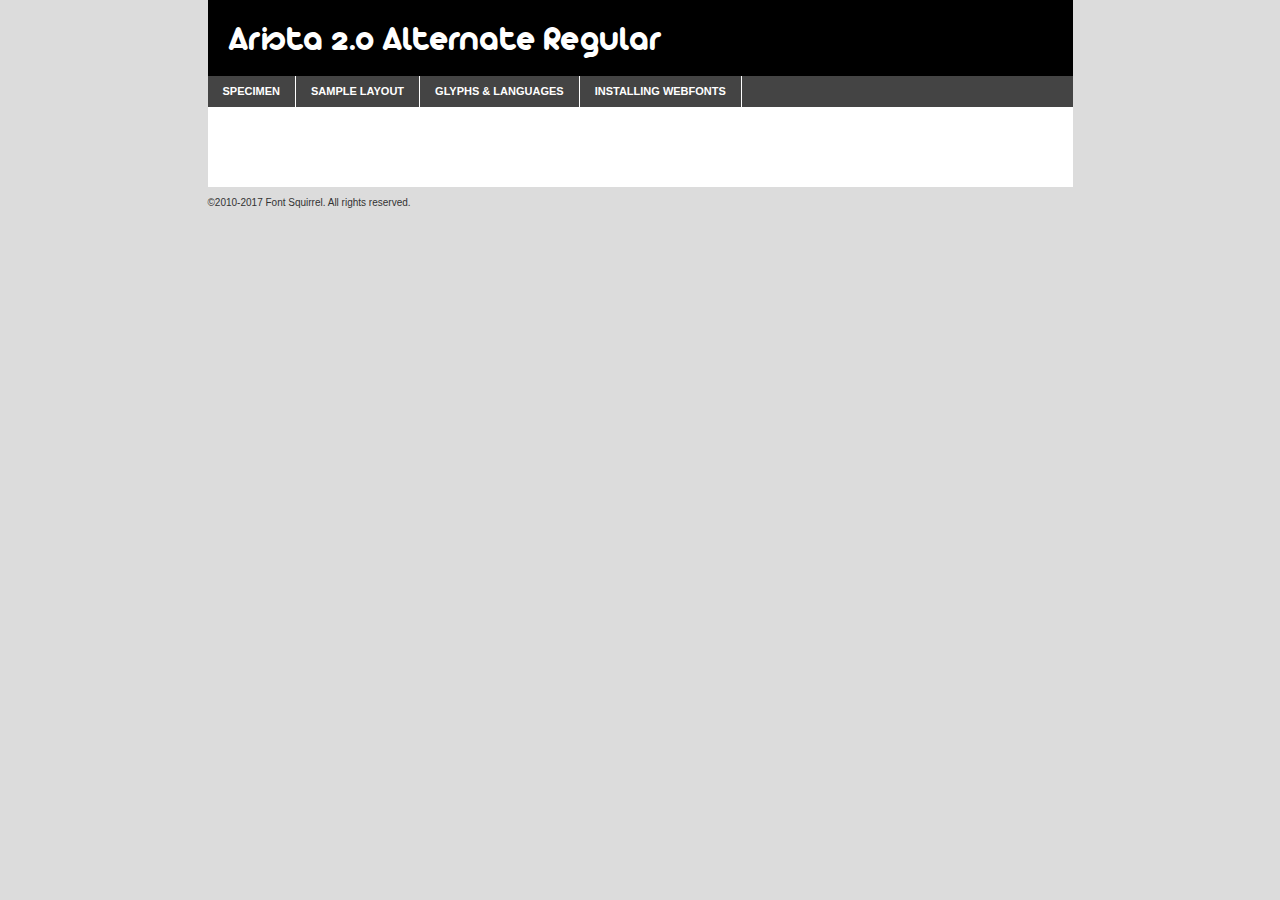
<file: webfonts/arista-2.0/arista2.0alternate-demo.html>
<!DOCTYPE html PUBLIC "-//W3C//DTD XHTML 1.0 Transitional//EN"
        "http://www.w3.org/TR/xhtml1/DTD/xhtml1-transitional.dtd">

<html xmlns="http://www.w3.org/1999/xhtml" xml:lang="en" lang="en">
<head>
    <meta http-equiv="Content-Type" content="text/html; charset=utf-8"/>
    <script src="http://ajax.googleapis.com/ajax/libs/jquery/1.7.2/jquery.min.js" type="text/javascript" charset="utf-8"></script>
    <script type="text/javascript">
		(function($) {
			$.fn.easyTabs = function(option) {
				var param = jQuery.extend({ fadeSpeed: 'fast', defaultContent: 1, activeClass: 'active' }, option);
				$(this).each(function() {
					var thisId = '#' + this.id;
					if ( param.defaultContent == '' )
					{
						param.defaultContent = 1;
					}
					if ( typeof param.defaultContent == 'number' )
					{
						var defaultTab = $(thisId + ' .tabs li:eq(' + (param.defaultContent - 1) + ') a').attr('href').substr(1);
					}
					else
					{
						var defaultTab = param.defaultContent;
					}
					$(thisId + ' .tabs li a').each(function() {
						var tabToHide = $(this).attr('href').substr(1);
						$('#' + tabToHide).addClass('easytabs-tab-content');
					});
					hideAll();
					changeContent(defaultTab);

					function hideAll() {$(thisId + ' .easytabs-tab-content').hide();}

					function changeContent(tabId)
					{
						hideAll();
						$(thisId + ' .tabs li').removeClass(param.activeClass);
						$(thisId + ' .tabs li a[href=#' + tabId + ']').closest('li').addClass(param.activeClass);
						if ( param.fadeSpeed != 'none' )
						{
							$(thisId + ' #' + tabId).fadeIn(param.fadeSpeed);
						}
						else
						{
							$(thisId + ' #' + tabId).show();
						}
					}

					$(thisId + ' .tabs li').click(function() {
						var tabId = $(this).find('a').attr('href').substr(1);
						changeContent(tabId);
						return false;
					});
				});
			}
		})(jQuery);
    </script>
    <link rel="stylesheet" href="specimen_files/specimen_stylesheet.css" type="text/css" charset="utf-8"/>
    <link rel="stylesheet" href="stylesheet.css" type="text/css" charset="utf-8"/>

    <style type="text/css">
        		body {
			font-family: 'arista_2.0_alternateregular';
        		}

            </style>

    <title>Arista 2.0 Alternate Regular Specimen</title>


    <script type="text/javascript" charset="utf-8">
		$(document).ready(function() {
			$('#container').easyTabs({ defaultContent: 1 });
		});
    </script>
</head>

<body>
<div id="container">
    <div id="header">
		Arista 2.0 Alternate Regular    </div>
    <ul class="tabs">
        <li><a href="#specimen">Specimen</a></li>
        <li><a href="#layout">Sample Layout</a></li>
		        <li><a href="#glyphs">Glyphs &amp; Languages</a></li>
        <li><a href="#installing">Installing Webfonts</a></li>

    </ul>

    <div id="main_content">


        <div id="specimen">

            <div class="section">
                <div class="grid12 firstcol">
                    <div class="huge">AaBb</div>
                </div>
            </div>

            <div class="section">
                <div class="glyph_range">A&#x200B;B&#x200b;C&#x200b;D&#x200b;E&#x200b;F&#x200b;G&#x200b;H&#x200b;I&#x200b;J&#x200b;K&#x200b;L&#x200b;M&#x200b;N&#x200b;O&#x200b;P&#x200b;Q&#x200b;R&#x200b;S&#x200b;T&#x200b;U&#x200b;V&#x200b;W&#x200b;X&#x200b;Y&#x200b;Z&#x200b;a&#x200b;b&#x200b;c&#x200b;d&#x200b;e&#x200b;f&#x200b;g&#x200b;h&#x200b;i&#x200b;j&#x200b;k&#x200b;l&#x200b;m&#x200b;n&#x200b;o&#x200b;p&#x200b;q&#x200b;r&#x200b;s&#x200b;t&#x200b;u&#x200b;v&#x200b;w&#x200b;x&#x200b;y&#x200b;z&#x200b;1&#x200b;2&#x200b;3&#x200b;4&#x200b;5&#x200b;6&#x200b;7&#x200b;8&#x200b;9&#x200b;0&#x200b;&amp;&#x200b;.&#x200b;,&#x200b;?&#x200b;!&#x200b;&#64;&#x200b;(&#x200b;)&#x200b;#&#x200b;$&#x200b;%&#x200b;*&#x200b;+&#x200b;-&#x200b;=&#x200b;:&#x200b;;</div>
            </div>
            <div class="section">
                <div class="grid12 firstcol">
                    <table class="sample_table">
                        <tr>
                            <td>10</td>
                            <td class="size10">abcdefghijklmnopqrstuvwxyzABCDEFGHIJKLMNOPQRSTUVWXYZ0123456789abcdefghijklmnopqrstuvwxyzABCDEFGHIJKLMNOPQRSTUVWXYZ0123456789abcdefghijklmnopqrstuvwxyzABCDEFGHIJKLMNOPQRSTUVWXYZ</td>
                        </tr>
                        <tr>
                            <td>11</td>
                            <td class="size11">abcdefghijklmnopqrstuvwxyzABCDEFGHIJKLMNOPQRSTUVWXYZ0123456789abcdefghijklmnopqrstuvwxyzABCDEFGHIJKLMNOPQRSTUVWXYZ0123456789abcdefghijklmnopqrstuvwxyzABCDEFGHIJKLMNOPQRSTUVWXYZ</td>
                        </tr>
                        <tr>
                            <td>12</td>
                            <td class="size12">abcdefghijklmnopqrstuvwxyzABCDEFGHIJKLMNOPQRSTUVWXYZ0123456789abcdefghijklmnopqrstuvwxyzABCDEFGHIJKLMNOPQRSTUVWXYZ0123456789abcdefghijklmnopqrstuvwxyzABCDEFGHIJKLMNOPQRSTUVWXYZ</td>
                        </tr>
                        <tr>
                            <td>13</td>
                            <td class="size13">abcdefghijklmnopqrstuvwxyzABCDEFGHIJKLMNOPQRSTUVWXYZ0123456789abcdefghijklmnopqrstuvwxyzABCDEFGHIJKLMNOPQRSTUVWXYZ0123456789abcdefghijklmnopqrstuvwxyzABCDEFGHIJKLMNOPQRSTUVWXYZ</td>
                        </tr>
                        <tr>
                            <td>14</td>
                            <td class="size14">abcdefghijklmnopqrstuvwxyzABCDEFGHIJKLMNOPQRSTUVWXYZ0123456789abcdefghijklmnopqrstuvwxyzABCDEFGHIJKLMNOPQRSTUVWXYZ0123456789abcdefghijklmnopqrstuvwxyzABCDEFGHIJKLMNOPQRSTUVWXYZ</td>
                        </tr>
                        <tr>
                            <td>16</td>
                            <td class="size16">abcdefghijklmnopqrstuvwxyzABCDEFGHIJKLMNOPQRSTUVWXYZ0123456789abcdefghijklmnopqrstuvwxyzABCDEFGHIJKLMNOPQRSTUVWXYZ</td>
                        </tr>
                        <tr>
                            <td>18</td>
                            <td class="size18">abcdefghijklmnopqrstuvwxyzABCDEFGHIJKLMNOPQRSTUVWXYZ0123456789abcdefghijklmnopqrstuvwxyzABCDEFGHIJKLMNOPQRSTUVWXYZ</td>
                        </tr>
                        <tr>
                            <td>20</td>
                            <td class="size20">abcdefghijklmnopqrstuvwxyzABCDEFGHIJKLMNOPQRSTUVWXYZ0123456789abcdefghijklmnopqrstuvwxyzABCDEFGHIJKLMNOPQRSTUVWXYZ</td>
                        </tr>
                        <tr>
                            <td>24</td>
                            <td class="size24">abcdefghijklmnopqrstuvwxyzABCDEFGHIJKLMNOPQRSTUVWXYZ0123456789abcdefghijklmnopqrstuvwxyzABCDEFGHIJKLMNOPQRSTUVWXYZ</td>
                        </tr>
                        <tr>
                            <td>30</td>
                            <td class="size30">abcdefghijklmnopqrstuvwxyzABCDEFGHIJKLMNOPQRSTUVWXYZ0123456789abcdefghijklmnopqrstuvwxyzABCDEFGHIJKLMNOPQRSTUVWXYZ</td>
                        </tr>
                        <tr>
                            <td>36</td>
                            <td class="size36">abcdefghijklmnopqrstuvwxyzABCDEFGHIJKLMNOPQRSTUVWXYZ0123456789abcdefghijklmnopqrstuvwxyzABCDEFGHIJKLMNOPQRSTUVWXYZ</td>
                        </tr>
                        <tr>
                            <td>48</td>
                            <td class="size48">abcdefghijklmnopqrstuvwxyzABCDEFGHIJKLMNOPQRSTUVWXYZ0123456789abcdefghijklmnopqrstuvwxyzABCDEFGHIJKLMNOPQRSTUVWXYZ</td>
                        </tr>
                        <tr>
                            <td>60</td>
                            <td class="size60">abcdefghijklmnopqrstuvwxyzABCDEFGHIJKLMNOPQRSTUVWXYZ0123456789abcdefghijklmnopqrstuvwxyzABCDEFGHIJKLMNOPQRSTUVWXYZ</td>
                        </tr>
                        <tr>
                            <td>72</td>
                            <td class="size72">abcdefghijklmnopqrstuvwxyzABCDEFGHIJKLMNOPQRSTUVWXYZ0123456789abcdefghijklmnopqrstuvwxyzABCDEFGHIJKLMNOPQRSTUVWXYZ</td>
                        </tr>
                        <tr>
                            <td>90</td>
                            <td class="size90">abcdefghijklmnopqrstuvwxyzABCDEFGHIJKLMNOPQRSTUVWXYZ0123456789abcdefghijklmnopqrstuvwxyzABCDEFGHIJKLMNOPQRSTUVWXYZ</td>
                        </tr>
                    </table>

                </div>

            </div>


            <div class="section" id="bodycomparison">


                <div id="xheight">
                    <div class="fontbody">&#x25FC;&#x25FC;&#x25FC;&#x25FC;&#x25FC;&#x25FC;&#x25FC;&#x25FC;&#x25FC;&#x25FC;&#x25FC;&#x25FC;&#x25FC;&#x25FC;&#x25FC;&#x25FC;&#x25FC;&#x25FC;&#x25FC;&#x25FC;&#x25FC;&#x25FC;&#x25FC;&#x25FC;&#x25FC;&#x25FC;&#x25FC;&#x25FC;&#x25FC;&#x25FC;&#x25FC;&#x25FC;&#x25FC;&#x25FC;&#x25FC;&#x25FC;&#x25FC;&#x25FC;&#x25FC;&#x25FC;&#x25FC;&#x25FC;&#x25FC;&#x25FC;&#x25FC;&#x25FC;&#x25FC;&#x25FC;&#x25FC;&#x25FC;&#x25FC;&#x25FC;&#x25FC;&#x25FC;&#x25FC;&#x25FC;&#x25FC;&#x25FC;&#x25FC;&#x25FC;&#x25FC;&#x25FC;&#x25FC;&#x25FC;&#x25FC;&#x25FC;&#x25FC;&#x25FC;&#x25FC;&#x25FC;&#x25FC;&#x25FC;&#x25FC;&#x25FC;&#x25FC;&#x25FC;&#x25FC;&#x25FC;&#x25FC;&#x25FC;&#x25FC;&#x25FC;&#x25FC;&#x25FC;&#x25FC;&#x25FC;&#x25FC;&#x25FC;&#x25FC;&#x25FC;&#x25FC;&#x25FC;&#x25FC;&#x25FC;&#x25FC;&#x25FC;&#x25FC;&#x25FC;&#x25FC;body</div>
                    <div class="arialbody">body</div>
                    <div class="verdanabody">body</div>
                    <div class="georgiabody">body</div>
                </div>
                <div class="fontbody" style="z-index:1">
                    body<span>Arista 2.0 Alternate Regular</span>
                </div>
                <div class="arialbody" style="z-index:1">
                    body<span>Arial</span>
                </div>
                <div class="verdanabody" style="z-index:1">
                    body<span>Verdana</span>
                </div>
                <div class="georgiabody" style="z-index:1">
                    body<span>Georgia</span>
                </div>


            </div>


            <div class="section psample psample_row1" id="">

                <div class="grid2 firstcol">
                    <p class="size10"><span>10.</span>Aenean lacinia bibendum nulla sed consectetur. Fusce dapibus, tellus ac cursus commodo, tortor mauris condimentum nibh, ut fermentum massa justo sit amet risus. Nullam id dolor id nibh ultricies vehicula ut id elit. Cum sociis natoque penatibus et magnis dis parturient montes, nascetur ridiculus mus. Nulla vitae elit libero, a pharetra augue.</p>

                </div>
                <div class="grid3">
                    <p class="size11"><span>11.</span>Aenean lacinia bibendum nulla sed consectetur. Fusce dapibus, tellus ac cursus commodo, tortor mauris condimentum nibh, ut fermentum massa justo sit amet risus. Nullam id dolor id nibh ultricies vehicula ut id elit. Cum sociis natoque penatibus et magnis dis parturient montes, nascetur ridiculus mus. Nulla vitae elit libero, a pharetra augue.</p>

                </div>
                <div class="grid3">
                    <p class="size12"><span>12.</span>Aenean lacinia bibendum nulla sed consectetur. Fusce dapibus, tellus ac cursus commodo, tortor mauris condimentum nibh, ut fermentum massa justo sit amet risus. Nullam id dolor id nibh ultricies vehicula ut id elit. Cum sociis natoque penatibus et magnis dis parturient montes, nascetur ridiculus mus. Nulla vitae elit libero, a pharetra augue.</p>

                </div>
                <div class="grid4">
                    <p class="size13"><span>13.</span>Aenean lacinia bibendum nulla sed consectetur. Fusce dapibus, tellus ac cursus commodo, tortor mauris condimentum nibh, ut fermentum massa justo sit amet risus. Nullam id dolor id nibh ultricies vehicula ut id elit. Cum sociis natoque penatibus et magnis dis parturient montes, nascetur ridiculus mus. Nulla vitae elit libero, a pharetra augue.</p>

                </div>
                <div class="white_blend"></div>

            </div>
            <div class="section psample psample_row2" id="">
                <div class="grid3 firstcol">
                    <p class="size14"><span>14.</span>Aenean lacinia bibendum nulla sed consectetur. Fusce dapibus, tellus ac cursus commodo, tortor mauris condimentum nibh, ut fermentum massa justo sit amet risus. Nullam id dolor id nibh ultricies vehicula ut id elit. Cum sociis natoque penatibus et magnis dis parturient montes, nascetur ridiculus mus. Nulla vitae elit libero, a pharetra augue.</p>

                </div>
                <div class="grid4">
                    <p class="size16"><span>16.</span>Aenean lacinia bibendum nulla sed consectetur. Fusce dapibus, tellus ac cursus commodo, tortor mauris condimentum nibh, ut fermentum massa justo sit amet risus. Nullam id dolor id nibh ultricies vehicula ut id elit. Cum sociis natoque penatibus et magnis dis parturient montes, nascetur ridiculus mus. Nulla vitae elit libero, a pharetra augue.</p>

                </div>
                <div class="grid5">
                    <p class="size18"><span>18.</span>Aenean lacinia bibendum nulla sed consectetur. Fusce dapibus, tellus ac cursus commodo, tortor mauris condimentum nibh, ut fermentum massa justo sit amet risus. Nullam id dolor id nibh ultricies vehicula ut id elit. Cum sociis natoque penatibus et magnis dis parturient montes, nascetur ridiculus mus. Nulla vitae elit libero, a pharetra augue.</p>

                </div>

                <div class="white_blend"></div>

            </div>

            <div class="section psample psample_row3" id="">
                <div class="grid5 firstcol">
                    <p class="size20"><span>20.</span>Aenean lacinia bibendum nulla sed consectetur. Fusce dapibus, tellus ac cursus commodo, tortor mauris condimentum nibh, ut fermentum massa justo sit amet risus. Nullam id dolor id nibh ultricies vehicula ut id elit. Cum sociis natoque penatibus et magnis dis parturient montes, nascetur ridiculus mus. Nulla vitae elit libero, a pharetra augue.</p>
                </div>
                <div class="grid7">
                    <p class="size24"><span>24.</span>Aenean lacinia bibendum nulla sed consectetur. Fusce dapibus, tellus ac cursus commodo, tortor mauris condimentum nibh, ut fermentum massa justo sit amet risus. Nullam id dolor id nibh ultricies vehicula ut id elit. Cum sociis natoque penatibus et magnis dis parturient montes, nascetur ridiculus mus. Nulla vitae elit libero, a pharetra augue.</p>
                </div>

                <div class="white_blend"></div>

            </div>

            <div class="section psample psample_row4" id="">
                <div class="grid12 firstcol">
                    <p class="size30"><span>30.</span>Aenean lacinia bibendum nulla sed consectetur. Fusce dapibus, tellus ac cursus commodo, tortor mauris condimentum nibh, ut fermentum massa justo sit amet risus. Nullam id dolor id nibh ultricies vehicula ut id elit. Cum sociis natoque penatibus et magnis dis parturient montes, nascetur ridiculus mus. Nulla vitae elit libero, a pharetra augue.</p>
                </div>
                <div class="white_blend"></div>

            </div>


            <div class="section psample psample_row1 fullreverse">
                <div class="grid2 firstcol">
                    <p class="size10"><span>10.</span>Aenean lacinia bibendum nulla sed consectetur. Fusce dapibus, tellus ac cursus commodo, tortor mauris condimentum nibh, ut fermentum massa justo sit amet risus. Nullam id dolor id nibh ultricies vehicula ut id elit. Cum sociis natoque penatibus et magnis dis parturient montes, nascetur ridiculus mus. Nulla vitae elit libero, a pharetra augue.</p>

                </div>
                <div class="grid3">
                    <p class="size11"><span>11.</span>Aenean lacinia bibendum nulla sed consectetur. Fusce dapibus, tellus ac cursus commodo, tortor mauris condimentum nibh, ut fermentum massa justo sit amet risus. Nullam id dolor id nibh ultricies vehicula ut id elit. Cum sociis natoque penatibus et magnis dis parturient montes, nascetur ridiculus mus. Nulla vitae elit libero, a pharetra augue.</p>

                </div>
                <div class="grid3">
                    <p class="size12"><span>12.</span>Aenean lacinia bibendum nulla sed consectetur. Fusce dapibus, tellus ac cursus commodo, tortor mauris condimentum nibh, ut fermentum massa justo sit amet risus. Nullam id dolor id nibh ultricies vehicula ut id elit. Cum sociis natoque penatibus et magnis dis parturient montes, nascetur ridiculus mus. Nulla vitae elit libero, a pharetra augue.</p>

                </div>
                <div class="grid4">
                    <p class="size13"><span>13.</span>Aenean lacinia bibendum nulla sed consectetur. Fusce dapibus, tellus ac cursus commodo, tortor mauris condimentum nibh, ut fermentum massa justo sit amet risus. Nullam id dolor id nibh ultricies vehicula ut id elit. Cum sociis natoque penatibus et magnis dis parturient montes, nascetur ridiculus mus. Nulla vitae elit libero, a pharetra augue.</p>

                </div>
                <div class="black_blend"></div>

            </div>

            <div class="section psample psample_row2 fullreverse">
                <div class="grid3 firstcol">
                    <p class="size14"><span>14.</span>Aenean lacinia bibendum nulla sed consectetur. Fusce dapibus, tellus ac cursus commodo, tortor mauris condimentum nibh, ut fermentum massa justo sit amet risus. Nullam id dolor id nibh ultricies vehicula ut id elit. Cum sociis natoque penatibus et magnis dis parturient montes, nascetur ridiculus mus. Nulla vitae elit libero, a pharetra augue.</p>

                </div>
                <div class="grid4">
                    <p class="size16"><span>16.</span>Aenean lacinia bibendum nulla sed consectetur. Fusce dapibus, tellus ac cursus commodo, tortor mauris condimentum nibh, ut fermentum massa justo sit amet risus. Nullam id dolor id nibh ultricies vehicula ut id elit. Cum sociis natoque penatibus et magnis dis parturient montes, nascetur ridiculus mus. Nulla vitae elit libero, a pharetra augue.</p>

                </div>
                <div class="grid5">
                    <p class="size18"><span>18.</span>Aenean lacinia bibendum nulla sed consectetur. Fusce dapibus, tellus ac cursus commodo, tortor mauris condimentum nibh, ut fermentum massa justo sit amet risus. Nullam id dolor id nibh ultricies vehicula ut id elit. Cum sociis natoque penatibus et magnis dis parturient montes, nascetur ridiculus mus. Nulla vitae elit libero, a pharetra augue.</p>

                </div>
                <div class="black_blend"></div>

            </div>

            <div class="section psample fullreverse psample_row3" id="">
                <div class="grid5 firstcol">
                    <p class="size20"><span>20.</span>Aenean lacinia bibendum nulla sed consectetur. Fusce dapibus, tellus ac cursus commodo, tortor mauris condimentum nibh, ut fermentum massa justo sit amet risus. Nullam id dolor id nibh ultricies vehicula ut id elit. Cum sociis natoque penatibus et magnis dis parturient montes, nascetur ridiculus mus. Nulla vitae elit libero, a pharetra augue.</p>
                </div>
                <div class="grid7">
                    <p class="size24"><span>24.</span>Aenean lacinia bibendum nulla sed consectetur. Fusce dapibus, tellus ac cursus commodo, tortor mauris condimentum nibh, ut fermentum massa justo sit amet risus. Nullam id dolor id nibh ultricies vehicula ut id elit. Cum sociis natoque penatibus et magnis dis parturient montes, nascetur ridiculus mus. Nulla vitae elit libero, a pharetra augue.</p>
                </div>

                <div class="black_blend"></div>

            </div>

            <div class="section psample fullreverse psample_row4" id="" style="border-bottom: 20px #000 solid;">
                <div class="grid12 firstcol">
                    <p class="size30"><span>30.</span>Aenean lacinia bibendum nulla sed consectetur. Fusce dapibus, tellus ac cursus commodo, tortor mauris condimentum nibh, ut fermentum massa justo sit amet risus. Nullam id dolor id nibh ultricies vehicula ut id elit. Cum sociis natoque penatibus et magnis dis parturient montes, nascetur ridiculus mus. Nulla vitae elit libero, a pharetra augue.</p>
                </div>
                <div class="black_blend"></div>

            </div>


        </div>

        <div id="layout">

            <div class="section">

                <div class="grid12 firstcol">
                    <h1>Lorem Ipsum Dolor</h1>
                    <h2>Etiam porta sem malesuada magna mollis euismod</h2>

                    <p class="byline">By <a href="#link">Aenean Lacinia</a></p>
                </div>
            </div>
            <div class="section">
                <div class="grid8 firstcol">
                    <p class="large">Donec sed odio dui. Morbi leo risus, porta ac consectetur ac, vestibulum at eros. Fusce dapibus, tellus ac cursus commodo, tortor mauris condimentum nibh, ut fermentum massa justo sit amet risus. </p>


                    <h3>Pellentesque ornare sem</h3>

                    <p>Maecenas sed diam eget risus varius blandit sit amet non magna. Maecenas faucibus mollis interdum. Donec ullamcorper nulla non metus auctor fringilla. Nullam id dolor id nibh ultricies vehicula ut id elit. Nullam id dolor id nibh ultricies vehicula ut id elit. </p>

                    <p>Aenean eu leo quam. Pellentesque ornare sem lacinia quam venenatis vestibulum. Lorem ipsum dolor sit amet, consectetur adipiscing elit. Cum sociis natoque penatibus et magnis dis parturient montes, nascetur ridiculus mus. </p>

                    <p>Nulla vitae elit libero, a pharetra augue. Praesent commodo cursus magna, vel scelerisque nisl consectetur et. Aenean lacinia bibendum nulla sed consectetur. </p>

                    <p>Nullam quis risus eget urna mollis ornare vel eu leo. Nullam quis risus eget urna mollis ornare vel eu leo. Maecenas sed diam eget risus varius blandit sit amet non magna. Donec ullamcorper nulla non metus auctor fringilla. </p>

                    <h3>Cras mattis consectetur</h3>

                    <p>Aenean eu leo quam. Pellentesque ornare sem lacinia quam venenatis vestibulum. Aenean lacinia bibendum nulla sed consectetur. Integer posuere erat a ante venenatis dapibus posuere velit aliquet. Cras mattis consectetur purus sit amet fermentum. </p>

                    <p>Nullam id dolor id nibh ultricies vehicula ut id elit. Nullam quis risus eget urna mollis ornare vel eu leo. Cras mattis consectetur purus sit amet fermentum.</p>
                </div>

                <div class="grid4 sidebar">

                    <div class="box reverse">
                        <p class="last">Nullam quis risus eget urna mollis ornare vel eu leo. Donec ullamcorper nulla non metus auctor fringilla. Cras mattis consectetur purus sit amet fermentum. Sed posuere consectetur est at lobortis. Lorem ipsum dolor sit amet, consectetur adipiscing elit. </p>
                    </div>

                    <p class="caption">Maecenas sed diam eget risus varius.</p>

                    <p>Vestibulum id ligula porta felis euismod semper. Integer posuere erat a ante venenatis dapibus posuere velit aliquet. Vestibulum id ligula porta felis euismod semper. Sed posuere consectetur est at lobortis. Maecenas sed diam eget risus varius blandit sit amet non magna. Fusce dapibus, tellus ac cursus commodo, tortor mauris condimentum nibh, ut fermentum massa justo sit amet risus. </p>


                    <p>Duis mollis, est non commodo luctus, nisi erat porttitor ligula, eget lacinia odio sem nec elit. Aenean lacinia bibendum nulla sed consectetur. Vivamus sagittis lacus vel augue laoreet rutrum faucibus dolor auctor. Aenean lacinia bibendum nulla sed consectetur. Nullam quis risus eget urna mollis ornare vel eu leo. </p>

                    <p>Praesent commodo cursus magna, vel scelerisque nisl consectetur et. Donec ullamcorper nulla non metus auctor fringilla. Maecenas faucibus mollis interdum. Fusce dapibus, tellus ac cursus commodo, tortor mauris condimentum nibh, ut fermentum massa justo sit amet risus. </p>

                </div>
            </div>

        </div>


		

        <div id="glyphs">
            <div class="section">
                <div class="grid12 firstcol">

                    <h1>Language Support</h1>
                    <p>The subset of Arista 2.0 Alternate Regular in this kit supports the following languages:<br/>

						Albanian, Basque, Breton, Chamorro, Dutch, English, Faroese, French, Frisian, Galician, German, Icelandic, Italian, Malagasy, Portuguese, Spanish, Alsatian, Aragonese, Arapaho, Arrernte, Asturian, Aymara, Bislama, Cebuano, Corsican, Fijian, French_creole, Genoese, Gilbertese, Haitian_creole, Hiligaynon, Hmong, Hopi, Ibanag, Iloko_ilokano, Indonesian, Interglossa_glosa, Interlingua, Irish_gaelic, Jerriais, Lojban, Lombard, Luxembourgeois, Manx, Mohawk, Norfolk_pitcairnese, Occitan, Oromo, Pangasinan, Papiamento, Piedmontese, Potawatomi, Rhaeto-romance, Romansh, Rotokas, Samoan, Sardinian, Scots_gaelic, Seychelles_creole, Shona, Sicilian, Somali, Southern_ndebele, Swahili, Swati_swazi, Tagalog_filipino_pilipino, Tetum, Tok_pisin, Uyghur_latinized, Volapuk, Warlpiri, Xhosa, Yapese, Zulu, Latinbasic, Ubasic, Demo                    </p>
                    <h1>Glyph Chart</h1>
                    <p>The subset of Arista 2.0 Alternate Regular in this kit includes all the glyphs listed below. Unicode entities are included above each glyph to help you insert individual characters into your layout.</p>
                    <div id="glyph_chart">

																				                                <div><p>&amp;#32;</p>&#32;</div>
																				                                <div><p>&amp;#33;</p>&#33;</div>
																				                                <div><p>&amp;#34;</p>&#34;</div>
																				                                <div><p>&amp;#35;</p>&#35;</div>
																				                                <div><p>&amp;#36;</p>&#36;</div>
																				                                <div><p>&amp;#37;</p>&#37;</div>
																				                                <div><p>&amp;#38;</p>&#38;</div>
																				                                <div><p>&amp;#39;</p>&#39;</div>
																				                                <div><p>&amp;#40;</p>&#40;</div>
																				                                <div><p>&amp;#41;</p>&#41;</div>
																				                                <div><p>&amp;#42;</p>&#42;</div>
																				                                <div><p>&amp;#43;</p>&#43;</div>
																				                                <div><p>&amp;#44;</p>&#44;</div>
																				                                <div><p>&amp;#45;</p>&#45;</div>
																				                                <div><p>&amp;#46;</p>&#46;</div>
																				                                <div><p>&amp;#47;</p>&#47;</div>
																				                                <div><p>&amp;#48;</p>&#48;</div>
																				                                <div><p>&amp;#49;</p>&#49;</div>
																				                                <div><p>&amp;#50;</p>&#50;</div>
																				                                <div><p>&amp;#51;</p>&#51;</div>
																				                                <div><p>&amp;#52;</p>&#52;</div>
																				                                <div><p>&amp;#53;</p>&#53;</div>
																				                                <div><p>&amp;#54;</p>&#54;</div>
																				                                <div><p>&amp;#55;</p>&#55;</div>
																				                                <div><p>&amp;#56;</p>&#56;</div>
																				                                <div><p>&amp;#57;</p>&#57;</div>
																				                                <div><p>&amp;#58;</p>&#58;</div>
																				                                <div><p>&amp;#59;</p>&#59;</div>
																				                                <div><p>&amp;#60;</p>&#60;</div>
																				                                <div><p>&amp;#61;</p>&#61;</div>
																				                                <div><p>&amp;#62;</p>&#62;</div>
																				                                <div><p>&amp;#63;</p>&#63;</div>
																				                                <div><p>&amp;#64;</p>&#64;</div>
																				                                <div><p>&amp;#65;</p>&#65;</div>
																				                                <div><p>&amp;#66;</p>&#66;</div>
																				                                <div><p>&amp;#67;</p>&#67;</div>
																				                                <div><p>&amp;#68;</p>&#68;</div>
																				                                <div><p>&amp;#69;</p>&#69;</div>
																				                                <div><p>&amp;#70;</p>&#70;</div>
																				                                <div><p>&amp;#71;</p>&#71;</div>
																				                                <div><p>&amp;#72;</p>&#72;</div>
																				                                <div><p>&amp;#73;</p>&#73;</div>
																				                                <div><p>&amp;#74;</p>&#74;</div>
																				                                <div><p>&amp;#75;</p>&#75;</div>
																				                                <div><p>&amp;#76;</p>&#76;</div>
																				                                <div><p>&amp;#77;</p>&#77;</div>
																				                                <div><p>&amp;#78;</p>&#78;</div>
																				                                <div><p>&amp;#79;</p>&#79;</div>
																				                                <div><p>&amp;#80;</p>&#80;</div>
																				                                <div><p>&amp;#81;</p>&#81;</div>
																				                                <div><p>&amp;#82;</p>&#82;</div>
																				                                <div><p>&amp;#83;</p>&#83;</div>
																				                                <div><p>&amp;#84;</p>&#84;</div>
																				                                <div><p>&amp;#85;</p>&#85;</div>
																				                                <div><p>&amp;#86;</p>&#86;</div>
																				                                <div><p>&amp;#87;</p>&#87;</div>
																				                                <div><p>&amp;#88;</p>&#88;</div>
																				                                <div><p>&amp;#89;</p>&#89;</div>
																				                                <div><p>&amp;#90;</p>&#90;</div>
																				                                <div><p>&amp;#91;</p>&#91;</div>
																				                                <div><p>&amp;#92;</p>&#92;</div>
																				                                <div><p>&amp;#93;</p>&#93;</div>
																				                                <div><p>&amp;#94;</p>&#94;</div>
																				                                <div><p>&amp;#95;</p>&#95;</div>
																				                                <div><p>&amp;#96;</p>&#96;</div>
																				                                <div><p>&amp;#97;</p>&#97;</div>
																				                                <div><p>&amp;#98;</p>&#98;</div>
																				                                <div><p>&amp;#99;</p>&#99;</div>
																				                                <div><p>&amp;#100;</p>&#100;</div>
																				                                <div><p>&amp;#101;</p>&#101;</div>
																				                                <div><p>&amp;#102;</p>&#102;</div>
																				                                <div><p>&amp;#103;</p>&#103;</div>
																				                                <div><p>&amp;#104;</p>&#104;</div>
																				                                <div><p>&amp;#105;</p>&#105;</div>
																				                                <div><p>&amp;#106;</p>&#106;</div>
																				                                <div><p>&amp;#107;</p>&#107;</div>
																				                                <div><p>&amp;#108;</p>&#108;</div>
																				                                <div><p>&amp;#109;</p>&#109;</div>
																				                                <div><p>&amp;#110;</p>&#110;</div>
																				                                <div><p>&amp;#111;</p>&#111;</div>
																				                                <div><p>&amp;#112;</p>&#112;</div>
																				                                <div><p>&amp;#113;</p>&#113;</div>
																				                                <div><p>&amp;#114;</p>&#114;</div>
																				                                <div><p>&amp;#115;</p>&#115;</div>
																				                                <div><p>&amp;#116;</p>&#116;</div>
																				                                <div><p>&amp;#117;</p>&#117;</div>
																				                                <div><p>&amp;#118;</p>&#118;</div>
																				                                <div><p>&amp;#119;</p>&#119;</div>
																				                                <div><p>&amp;#120;</p>&#120;</div>
																				                                <div><p>&amp;#121;</p>&#121;</div>
																				                                <div><p>&amp;#122;</p>&#122;</div>
																				                                <div><p>&amp;#123;</p>&#123;</div>
																				                                <div><p>&amp;#124;</p>&#124;</div>
																				                                <div><p>&amp;#125;</p>&#125;</div>
																				                                <div><p>&amp;#126;</p>&#126;</div>
																				                                <div><p>&amp;#160;</p>&#160;</div>
																				                                <div><p>&amp;#161;</p>&#161;</div>
																				                                <div><p>&amp;#162;</p>&#162;</div>
																				                                <div><p>&amp;#163;</p>&#163;</div>
																				                                <div><p>&amp;#164;</p>&#164;</div>
																				                                <div><p>&amp;#165;</p>&#165;</div>
																				                                <div><p>&amp;#166;</p>&#166;</div>
																				                                <div><p>&amp;#167;</p>&#167;</div>
																				                                <div><p>&amp;#168;</p>&#168;</div>
																				                                <div><p>&amp;#169;</p>&#169;</div>
																				                                <div><p>&amp;#170;</p>&#170;</div>
																				                                <div><p>&amp;#171;</p>&#171;</div>
																				                                <div><p>&amp;#172;</p>&#172;</div>
																				                                <div><p>&amp;#173;</p>&#173;</div>
																				                                <div><p>&amp;#174;</p>&#174;</div>
																				                                <div><p>&amp;#176;</p>&#176;</div>
																				                                <div><p>&amp;#177;</p>&#177;</div>
																				                                <div><p>&amp;#178;</p>&#178;</div>
																				                                <div><p>&amp;#179;</p>&#179;</div>
																				                                <div><p>&amp;#180;</p>&#180;</div>
																				                                <div><p>&amp;#181;</p>&#181;</div>
																				                                <div><p>&amp;#182;</p>&#182;</div>
																				                                <div><p>&amp;#183;</p>&#183;</div>
																				                                <div><p>&amp;#184;</p>&#184;</div>
																				                                <div><p>&amp;#185;</p>&#185;</div>
																				                                <div><p>&amp;#186;</p>&#186;</div>
																				                                <div><p>&amp;#187;</p>&#187;</div>
																				                                <div><p>&amp;#188;</p>&#188;</div>
																				                                <div><p>&amp;#189;</p>&#189;</div>
																				                                <div><p>&amp;#190;</p>&#190;</div>
																				                                <div><p>&amp;#191;</p>&#191;</div>
																				                                <div><p>&amp;#192;</p>&#192;</div>
																				                                <div><p>&amp;#193;</p>&#193;</div>
																				                                <div><p>&amp;#194;</p>&#194;</div>
																				                                <div><p>&amp;#195;</p>&#195;</div>
																				                                <div><p>&amp;#196;</p>&#196;</div>
																				                                <div><p>&amp;#197;</p>&#197;</div>
																				                                <div><p>&amp;#198;</p>&#198;</div>
																				                                <div><p>&amp;#199;</p>&#199;</div>
																				                                <div><p>&amp;#200;</p>&#200;</div>
																				                                <div><p>&amp;#201;</p>&#201;</div>
																				                                <div><p>&amp;#202;</p>&#202;</div>
																				                                <div><p>&amp;#203;</p>&#203;</div>
																				                                <div><p>&amp;#204;</p>&#204;</div>
																				                                <div><p>&amp;#205;</p>&#205;</div>
																				                                <div><p>&amp;#206;</p>&#206;</div>
																				                                <div><p>&amp;#207;</p>&#207;</div>
																				                                <div><p>&amp;#208;</p>&#208;</div>
																				                                <div><p>&amp;#209;</p>&#209;</div>
																				                                <div><p>&amp;#210;</p>&#210;</div>
																				                                <div><p>&amp;#211;</p>&#211;</div>
																				                                <div><p>&amp;#212;</p>&#212;</div>
																				                                <div><p>&amp;#213;</p>&#213;</div>
																				                                <div><p>&amp;#214;</p>&#214;</div>
																				                                <div><p>&amp;#215;</p>&#215;</div>
																				                                <div><p>&amp;#216;</p>&#216;</div>
																				                                <div><p>&amp;#217;</p>&#217;</div>
																				                                <div><p>&amp;#218;</p>&#218;</div>
																				                                <div><p>&amp;#219;</p>&#219;</div>
																				                                <div><p>&amp;#220;</p>&#220;</div>
																				                                <div><p>&amp;#221;</p>&#221;</div>
																				                                <div><p>&amp;#222;</p>&#222;</div>
																				                                <div><p>&amp;#223;</p>&#223;</div>
																				                                <div><p>&amp;#224;</p>&#224;</div>
																				                                <div><p>&amp;#225;</p>&#225;</div>
																				                                <div><p>&amp;#226;</p>&#226;</div>
																				                                <div><p>&amp;#227;</p>&#227;</div>
																				                                <div><p>&amp;#228;</p>&#228;</div>
																				                                <div><p>&amp;#230;</p>&#230;</div>
																				                                <div><p>&amp;#231;</p>&#231;</div>
																				                                <div><p>&amp;#232;</p>&#232;</div>
																				                                <div><p>&amp;#233;</p>&#233;</div>
																				                                <div><p>&amp;#234;</p>&#234;</div>
																				                                <div><p>&amp;#235;</p>&#235;</div>
																				                                <div><p>&amp;#236;</p>&#236;</div>
																				                                <div><p>&amp;#237;</p>&#237;</div>
																				                                <div><p>&amp;#238;</p>&#238;</div>
																				                                <div><p>&amp;#239;</p>&#239;</div>
																				                                <div><p>&amp;#240;</p>&#240;</div>
																				                                <div><p>&amp;#241;</p>&#241;</div>
																				                                <div><p>&amp;#242;</p>&#242;</div>
																				                                <div><p>&amp;#243;</p>&#243;</div>
																				                                <div><p>&amp;#244;</p>&#244;</div>
																				                                <div><p>&amp;#245;</p>&#245;</div>
																				                                <div><p>&amp;#246;</p>&#246;</div>
																				                                <div><p>&amp;#247;</p>&#247;</div>
																				                                <div><p>&amp;#248;</p>&#248;</div>
																				                                <div><p>&amp;#249;</p>&#249;</div>
																				                                <div><p>&amp;#250;</p>&#250;</div>
																				                                <div><p>&amp;#251;</p>&#251;</div>
																				                                <div><p>&amp;#252;</p>&#252;</div>
																				                                <div><p>&amp;#253;</p>&#253;</div>
																				                                <div><p>&amp;#254;</p>&#254;</div>
																				                                <div><p>&amp;#255;</p>&#255;</div>
																				                                <div><p>&amp;#338;</p>&#338;</div>
																				                                <div><p>&amp;#339;</p>&#339;</div>
																				                                <div><p>&amp;#376;</p>&#376;</div>
																				                                <div><p>&amp;#710;</p>&#710;</div>
																				                                <div><p>&amp;#732;</p>&#732;</div>
																				                                <div><p>&amp;#8192;</p>&#8192;</div>
																				                                <div><p>&amp;#8193;</p>&#8193;</div>
																				                                <div><p>&amp;#8194;</p>&#8194;</div>
																				                                <div><p>&amp;#8195;</p>&#8195;</div>
																				                                <div><p>&amp;#8196;</p>&#8196;</div>
																				                                <div><p>&amp;#8197;</p>&#8197;</div>
																				                                <div><p>&amp;#8198;</p>&#8198;</div>
																				                                <div><p>&amp;#8199;</p>&#8199;</div>
																				                                <div><p>&amp;#8200;</p>&#8200;</div>
																				                                <div><p>&amp;#8201;</p>&#8201;</div>
																				                                <div><p>&amp;#8202;</p>&#8202;</div>
																				                                <div><p>&amp;#8208;</p>&#8208;</div>
																				                                <div><p>&amp;#8209;</p>&#8209;</div>
																				                                <div><p>&amp;#8210;</p>&#8210;</div>
																				                                <div><p>&amp;#8211;</p>&#8211;</div>
																				                                <div><p>&amp;#8212;</p>&#8212;</div>
																				                                <div><p>&amp;#8216;</p>&#8216;</div>
																				                                <div><p>&amp;#8217;</p>&#8217;</div>
																				                                <div><p>&amp;#8218;</p>&#8218;</div>
																				                                <div><p>&amp;#8220;</p>&#8220;</div>
																				                                <div><p>&amp;#8221;</p>&#8221;</div>
																				                                <div><p>&amp;#8222;</p>&#8222;</div>
																				                                <div><p>&amp;#8226;</p>&#8226;</div>
																				                                <div><p>&amp;#8230;</p>&#8230;</div>
																				                                <div><p>&amp;#8239;</p>&#8239;</div>
																				                                <div><p>&amp;#8249;</p>&#8249;</div>
																				                                <div><p>&amp;#8250;</p>&#8250;</div>
																				                                <div><p>&amp;#8287;</p>&#8287;</div>
																				                                <div><p>&amp;#8364;</p>&#8364;</div>
																				                                <div><p>&amp;#8482;</p>&#8482;</div>
																				                                <div><p>&amp;#9724;</p>&#9724;</div>
																																																										                    </div>
                </div>


            </div>
        </div>


        <div id="specs">

        </div>

        <div id="installing">
            <div class="section">
                <div class="grid7 firstcol">
                    <h1>Installing Webfonts</h1>

                    <p>Webfonts are supported by all major browser platforms but not all in the same way. There are currently four different font formats that must be included in order to target all browsers. This includes TTF, WOFF, EOT and SVG.</p>

                    <h2>1. Upload your webfonts</h2>
                    <p>You must upload your webfont kit to your website. They should be in or near the same directory as your CSS files.</p>

                    <h2>2. Include the webfont stylesheet</h2>
                    <p>A special CSS @font-face declaration helps the various browsers select the appropriate font it needs without causing you a bunch of headaches. Learn more about this syntax by reading the <a href="https://www.fontspring.com/blog/further-hardening-of-the-bulletproof-syntax">Fontspring blog post</a> about it. The code for it is as follows:</p>


                    <code>
                        @font-face{
                        font-family: 'MyWebFont';
                        src: url('WebFont.eot');
                        src: url('WebFont.eot?#iefix') format('embedded-opentype'),
                        url('WebFont.woff') format('woff'),
                        url('WebFont.ttf') format('truetype'),
                        url('WebFont.svg#webfont') format('svg');
                        }
                    </code>

                    <p>We've already gone ahead and generated the code for you. All you have to do is link to the stylesheet in your HTML, like this:</p>
                    <code>&lt;link rel=&quot;stylesheet&quot; href=&quot;stylesheet.css&quot; type=&quot;text/css&quot; charset=&quot;utf-8&quot; /&gt;</code>

                    <h2>3. Modify your own stylesheet</h2>
                    <p>To take advantage of your new fonts, you must tell your stylesheet to use them. Look at the original @font-face declaration above and find the property called "font-family." The name linked there will be what you use to reference the font. Prepend that webfont name to the font stack in the "font-family" property, inside the selector you want to change. For example:</p>
                    <code>p { font-family: 'WebFont', Arial, sans-serif; }</code>

                    <h2>4. Test</h2>
                    <p>Getting webfonts to work cross-browser <em>can</em> be tricky. Use the information in the sidebar to help you if you find that fonts aren't loading in a particular browser.</p>
                </div>

                <div class="grid5 sidebar">
                    <div class="box">
                        <h2>Troubleshooting<br/>Font-Face Problems</h2>
                        <p>Having trouble getting your webfonts to load in your new website? Here are some tips to sort out what might be the problem.</p>

                        <h3>Fonts not showing in any browser</h3>

                        <p>This sounds like you need to work on the plumbing. You either did not upload the fonts to the correct directory, or you did not link the fonts properly in the CSS. If you've confirmed that all this is correct and you still have a problem, take a look at your .htaccess file and see if requests are getting intercepted.</p>

                        <h3>Fonts not loading in iPhone or iPad</h3>

                        <p>The most common problem here is that you are serving the fonts from an IIS server. IIS refuses to serve files that have unknown MIME types. If that is the case, you must set the MIME type for SVG to "image/svg+xml" in the server settings. Follow these instructions from Microsoft if you need help.</p>

                        <h3>Fonts not loading in Firefox</h3>

                        <p>The primary reason for this failure? You are still using a version Firefox older than 3.5. So upgrade already! If that isn't it, then you are very likely serving fonts from a different domain. Firefox requires that all font assets be served from the same domain. Lastly it is possible that you need to add WOFF to your list of MIME types (if you are serving via IIS.)</p>

                        <h3>Fonts not loading in IE</h3>

                        <p>Are you looking at Internet Explorer on an actual Windows machine or are you cheating by using a service like Adobe BrowserLab? Many of these screenshot services do not render @font-face for IE. Best to test it on a real machine.</p>

                        <h3>Fonts not loading in IE9</h3>

                        <p>IE9, like Firefox, requires that fonts be served from the same domain as the website. Make sure that is the case.</p>
                    </div>
                </div>
            </div>

        </div>

    </div>
    <div id="footer">
        <p>&copy;2010-2017 Font Squirrel. All rights reserved.</p>
    </div>
</div>
</body>
</html>
</file>
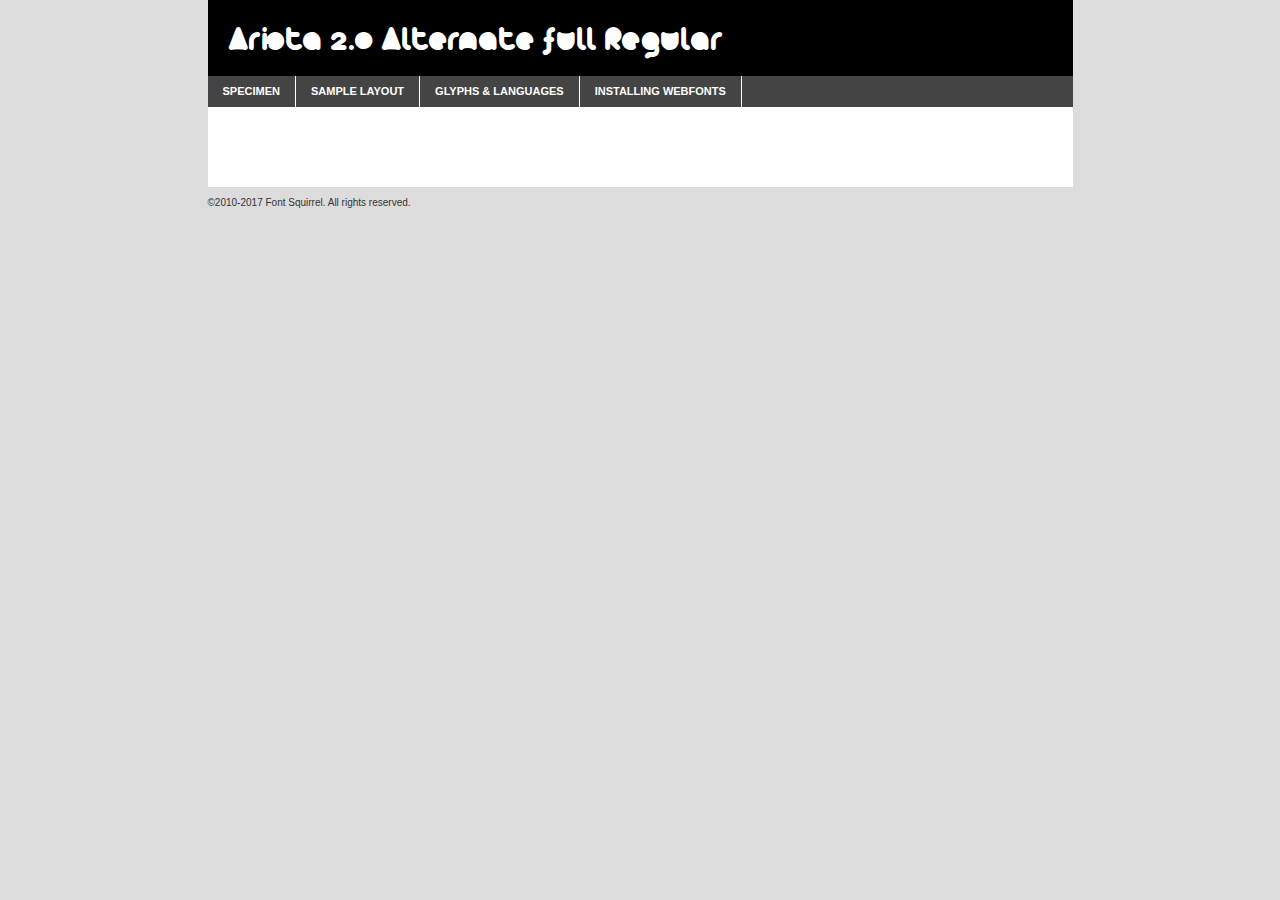
<file: webfonts/arista-2.0/arista2.0alternate_full-demo.html>
<!DOCTYPE html PUBLIC "-//W3C//DTD XHTML 1.0 Transitional//EN"
        "http://www.w3.org/TR/xhtml1/DTD/xhtml1-transitional.dtd">

<html xmlns="http://www.w3.org/1999/xhtml" xml:lang="en" lang="en">
<head>
    <meta http-equiv="Content-Type" content="text/html; charset=utf-8"/>
    <script src="http://ajax.googleapis.com/ajax/libs/jquery/1.7.2/jquery.min.js" type="text/javascript" charset="utf-8"></script>
    <script type="text/javascript">
		(function($) {
			$.fn.easyTabs = function(option) {
				var param = jQuery.extend({ fadeSpeed: 'fast', defaultContent: 1, activeClass: 'active' }, option);
				$(this).each(function() {
					var thisId = '#' + this.id;
					if ( param.defaultContent == '' )
					{
						param.defaultContent = 1;
					}
					if ( typeof param.defaultContent == 'number' )
					{
						var defaultTab = $(thisId + ' .tabs li:eq(' + (param.defaultContent - 1) + ') a').attr('href').substr(1);
					}
					else
					{
						var defaultTab = param.defaultContent;
					}
					$(thisId + ' .tabs li a').each(function() {
						var tabToHide = $(this).attr('href').substr(1);
						$('#' + tabToHide).addClass('easytabs-tab-content');
					});
					hideAll();
					changeContent(defaultTab);

					function hideAll() {$(thisId + ' .easytabs-tab-content').hide();}

					function changeContent(tabId)
					{
						hideAll();
						$(thisId + ' .tabs li').removeClass(param.activeClass);
						$(thisId + ' .tabs li a[href=#' + tabId + ']').closest('li').addClass(param.activeClass);
						if ( param.fadeSpeed != 'none' )
						{
							$(thisId + ' #' + tabId).fadeIn(param.fadeSpeed);
						}
						else
						{
							$(thisId + ' #' + tabId).show();
						}
					}

					$(thisId + ' .tabs li').click(function() {
						var tabId = $(this).find('a').attr('href').substr(1);
						changeContent(tabId);
						return false;
					});
				});
			}
		})(jQuery);
    </script>
    <link rel="stylesheet" href="specimen_files/specimen_stylesheet.css" type="text/css" charset="utf-8"/>
    <link rel="stylesheet" href="stylesheet.css" type="text/css" charset="utf-8"/>

    <style type="text/css">
        		body {
			font-family: 'arista_2.0_alternate_fullRg';
        		}

            </style>

    <title>Arista 2.0 Alternate full Regular Specimen</title>


    <script type="text/javascript" charset="utf-8">
		$(document).ready(function() {
			$('#container').easyTabs({ defaultContent: 1 });
		});
    </script>
</head>

<body>
<div id="container">
    <div id="header">
		Arista 2.0 Alternate full Regular    </div>
    <ul class="tabs">
        <li><a href="#specimen">Specimen</a></li>
        <li><a href="#layout">Sample Layout</a></li>
		        <li><a href="#glyphs">Glyphs &amp; Languages</a></li>
        <li><a href="#installing">Installing Webfonts</a></li>

    </ul>

    <div id="main_content">


        <div id="specimen">

            <div class="section">
                <div class="grid12 firstcol">
                    <div class="huge">AaBb</div>
                </div>
            </div>

            <div class="section">
                <div class="glyph_range">A&#x200B;B&#x200b;C&#x200b;D&#x200b;E&#x200b;F&#x200b;G&#x200b;H&#x200b;I&#x200b;J&#x200b;K&#x200b;L&#x200b;M&#x200b;N&#x200b;O&#x200b;P&#x200b;Q&#x200b;R&#x200b;S&#x200b;T&#x200b;U&#x200b;V&#x200b;W&#x200b;X&#x200b;Y&#x200b;Z&#x200b;a&#x200b;b&#x200b;c&#x200b;d&#x200b;e&#x200b;f&#x200b;g&#x200b;h&#x200b;i&#x200b;j&#x200b;k&#x200b;l&#x200b;m&#x200b;n&#x200b;o&#x200b;p&#x200b;q&#x200b;r&#x200b;s&#x200b;t&#x200b;u&#x200b;v&#x200b;w&#x200b;x&#x200b;y&#x200b;z&#x200b;1&#x200b;2&#x200b;3&#x200b;4&#x200b;5&#x200b;6&#x200b;7&#x200b;8&#x200b;9&#x200b;0&#x200b;&amp;&#x200b;.&#x200b;,&#x200b;?&#x200b;!&#x200b;&#64;&#x200b;(&#x200b;)&#x200b;#&#x200b;$&#x200b;%&#x200b;*&#x200b;+&#x200b;-&#x200b;=&#x200b;:&#x200b;;</div>
            </div>
            <div class="section">
                <div class="grid12 firstcol">
                    <table class="sample_table">
                        <tr>
                            <td>10</td>
                            <td class="size10">abcdefghijklmnopqrstuvwxyzABCDEFGHIJKLMNOPQRSTUVWXYZ0123456789abcdefghijklmnopqrstuvwxyzABCDEFGHIJKLMNOPQRSTUVWXYZ0123456789abcdefghijklmnopqrstuvwxyzABCDEFGHIJKLMNOPQRSTUVWXYZ</td>
                        </tr>
                        <tr>
                            <td>11</td>
                            <td class="size11">abcdefghijklmnopqrstuvwxyzABCDEFGHIJKLMNOPQRSTUVWXYZ0123456789abcdefghijklmnopqrstuvwxyzABCDEFGHIJKLMNOPQRSTUVWXYZ0123456789abcdefghijklmnopqrstuvwxyzABCDEFGHIJKLMNOPQRSTUVWXYZ</td>
                        </tr>
                        <tr>
                            <td>12</td>
                            <td class="size12">abcdefghijklmnopqrstuvwxyzABCDEFGHIJKLMNOPQRSTUVWXYZ0123456789abcdefghijklmnopqrstuvwxyzABCDEFGHIJKLMNOPQRSTUVWXYZ0123456789abcdefghijklmnopqrstuvwxyzABCDEFGHIJKLMNOPQRSTUVWXYZ</td>
                        </tr>
                        <tr>
                            <td>13</td>
                            <td class="size13">abcdefghijklmnopqrstuvwxyzABCDEFGHIJKLMNOPQRSTUVWXYZ0123456789abcdefghijklmnopqrstuvwxyzABCDEFGHIJKLMNOPQRSTUVWXYZ0123456789abcdefghijklmnopqrstuvwxyzABCDEFGHIJKLMNOPQRSTUVWXYZ</td>
                        </tr>
                        <tr>
                            <td>14</td>
                            <td class="size14">abcdefghijklmnopqrstuvwxyzABCDEFGHIJKLMNOPQRSTUVWXYZ0123456789abcdefghijklmnopqrstuvwxyzABCDEFGHIJKLMNOPQRSTUVWXYZ0123456789abcdefghijklmnopqrstuvwxyzABCDEFGHIJKLMNOPQRSTUVWXYZ</td>
                        </tr>
                        <tr>
                            <td>16</td>
                            <td class="size16">abcdefghijklmnopqrstuvwxyzABCDEFGHIJKLMNOPQRSTUVWXYZ0123456789abcdefghijklmnopqrstuvwxyzABCDEFGHIJKLMNOPQRSTUVWXYZ</td>
                        </tr>
                        <tr>
                            <td>18</td>
                            <td class="size18">abcdefghijklmnopqrstuvwxyzABCDEFGHIJKLMNOPQRSTUVWXYZ0123456789abcdefghijklmnopqrstuvwxyzABCDEFGHIJKLMNOPQRSTUVWXYZ</td>
                        </tr>
                        <tr>
                            <td>20</td>
                            <td class="size20">abcdefghijklmnopqrstuvwxyzABCDEFGHIJKLMNOPQRSTUVWXYZ0123456789abcdefghijklmnopqrstuvwxyzABCDEFGHIJKLMNOPQRSTUVWXYZ</td>
                        </tr>
                        <tr>
                            <td>24</td>
                            <td class="size24">abcdefghijklmnopqrstuvwxyzABCDEFGHIJKLMNOPQRSTUVWXYZ0123456789abcdefghijklmnopqrstuvwxyzABCDEFGHIJKLMNOPQRSTUVWXYZ</td>
                        </tr>
                        <tr>
                            <td>30</td>
                            <td class="size30">abcdefghijklmnopqrstuvwxyzABCDEFGHIJKLMNOPQRSTUVWXYZ0123456789abcdefghijklmnopqrstuvwxyzABCDEFGHIJKLMNOPQRSTUVWXYZ</td>
                        </tr>
                        <tr>
                            <td>36</td>
                            <td class="size36">abcdefghijklmnopqrstuvwxyzABCDEFGHIJKLMNOPQRSTUVWXYZ0123456789abcdefghijklmnopqrstuvwxyzABCDEFGHIJKLMNOPQRSTUVWXYZ</td>
                        </tr>
                        <tr>
                            <td>48</td>
                            <td class="size48">abcdefghijklmnopqrstuvwxyzABCDEFGHIJKLMNOPQRSTUVWXYZ0123456789abcdefghijklmnopqrstuvwxyzABCDEFGHIJKLMNOPQRSTUVWXYZ</td>
                        </tr>
                        <tr>
                            <td>60</td>
                            <td class="size60">abcdefghijklmnopqrstuvwxyzABCDEFGHIJKLMNOPQRSTUVWXYZ0123456789abcdefghijklmnopqrstuvwxyzABCDEFGHIJKLMNOPQRSTUVWXYZ</td>
                        </tr>
                        <tr>
                            <td>72</td>
                            <td class="size72">abcdefghijklmnopqrstuvwxyzABCDEFGHIJKLMNOPQRSTUVWXYZ0123456789abcdefghijklmnopqrstuvwxyzABCDEFGHIJKLMNOPQRSTUVWXYZ</td>
                        </tr>
                        <tr>
                            <td>90</td>
                            <td class="size90">abcdefghijklmnopqrstuvwxyzABCDEFGHIJKLMNOPQRSTUVWXYZ0123456789abcdefghijklmnopqrstuvwxyzABCDEFGHIJKLMNOPQRSTUVWXYZ</td>
                        </tr>
                    </table>

                </div>

            </div>


            <div class="section" id="bodycomparison">


                <div id="xheight">
                    <div class="fontbody">&#x25FC;&#x25FC;&#x25FC;&#x25FC;&#x25FC;&#x25FC;&#x25FC;&#x25FC;&#x25FC;&#x25FC;&#x25FC;&#x25FC;&#x25FC;&#x25FC;&#x25FC;&#x25FC;&#x25FC;&#x25FC;&#x25FC;&#x25FC;&#x25FC;&#x25FC;&#x25FC;&#x25FC;&#x25FC;&#x25FC;&#x25FC;&#x25FC;&#x25FC;&#x25FC;&#x25FC;&#x25FC;&#x25FC;&#x25FC;&#x25FC;&#x25FC;&#x25FC;&#x25FC;&#x25FC;&#x25FC;&#x25FC;&#x25FC;&#x25FC;&#x25FC;&#x25FC;&#x25FC;&#x25FC;&#x25FC;&#x25FC;&#x25FC;&#x25FC;&#x25FC;&#x25FC;&#x25FC;&#x25FC;&#x25FC;&#x25FC;&#x25FC;&#x25FC;&#x25FC;&#x25FC;&#x25FC;&#x25FC;&#x25FC;&#x25FC;&#x25FC;&#x25FC;&#x25FC;&#x25FC;&#x25FC;&#x25FC;&#x25FC;&#x25FC;&#x25FC;&#x25FC;&#x25FC;&#x25FC;&#x25FC;&#x25FC;&#x25FC;&#x25FC;&#x25FC;&#x25FC;&#x25FC;&#x25FC;&#x25FC;&#x25FC;&#x25FC;&#x25FC;&#x25FC;&#x25FC;&#x25FC;&#x25FC;&#x25FC;&#x25FC;&#x25FC;&#x25FC;&#x25FC;&#x25FC;body</div>
                    <div class="arialbody">body</div>
                    <div class="verdanabody">body</div>
                    <div class="georgiabody">body</div>
                </div>
                <div class="fontbody" style="z-index:1">
                    body<span>Arista 2.0 Alternate full Regular</span>
                </div>
                <div class="arialbody" style="z-index:1">
                    body<span>Arial</span>
                </div>
                <div class="verdanabody" style="z-index:1">
                    body<span>Verdana</span>
                </div>
                <div class="georgiabody" style="z-index:1">
                    body<span>Georgia</span>
                </div>


            </div>


            <div class="section psample psample_row1" id="">

                <div class="grid2 firstcol">
                    <p class="size10"><span>10.</span>Aenean lacinia bibendum nulla sed consectetur. Fusce dapibus, tellus ac cursus commodo, tortor mauris condimentum nibh, ut fermentum massa justo sit amet risus. Nullam id dolor id nibh ultricies vehicula ut id elit. Cum sociis natoque penatibus et magnis dis parturient montes, nascetur ridiculus mus. Nulla vitae elit libero, a pharetra augue.</p>

                </div>
                <div class="grid3">
                    <p class="size11"><span>11.</span>Aenean lacinia bibendum nulla sed consectetur. Fusce dapibus, tellus ac cursus commodo, tortor mauris condimentum nibh, ut fermentum massa justo sit amet risus. Nullam id dolor id nibh ultricies vehicula ut id elit. Cum sociis natoque penatibus et magnis dis parturient montes, nascetur ridiculus mus. Nulla vitae elit libero, a pharetra augue.</p>

                </div>
                <div class="grid3">
                    <p class="size12"><span>12.</span>Aenean lacinia bibendum nulla sed consectetur. Fusce dapibus, tellus ac cursus commodo, tortor mauris condimentum nibh, ut fermentum massa justo sit amet risus. Nullam id dolor id nibh ultricies vehicula ut id elit. Cum sociis natoque penatibus et magnis dis parturient montes, nascetur ridiculus mus. Nulla vitae elit libero, a pharetra augue.</p>

                </div>
                <div class="grid4">
                    <p class="size13"><span>13.</span>Aenean lacinia bibendum nulla sed consectetur. Fusce dapibus, tellus ac cursus commodo, tortor mauris condimentum nibh, ut fermentum massa justo sit amet risus. Nullam id dolor id nibh ultricies vehicula ut id elit. Cum sociis natoque penatibus et magnis dis parturient montes, nascetur ridiculus mus. Nulla vitae elit libero, a pharetra augue.</p>

                </div>
                <div class="white_blend"></div>

            </div>
            <div class="section psample psample_row2" id="">
                <div class="grid3 firstcol">
                    <p class="size14"><span>14.</span>Aenean lacinia bibendum nulla sed consectetur. Fusce dapibus, tellus ac cursus commodo, tortor mauris condimentum nibh, ut fermentum massa justo sit amet risus. Nullam id dolor id nibh ultricies vehicula ut id elit. Cum sociis natoque penatibus et magnis dis parturient montes, nascetur ridiculus mus. Nulla vitae elit libero, a pharetra augue.</p>

                </div>
                <div class="grid4">
                    <p class="size16"><span>16.</span>Aenean lacinia bibendum nulla sed consectetur. Fusce dapibus, tellus ac cursus commodo, tortor mauris condimentum nibh, ut fermentum massa justo sit amet risus. Nullam id dolor id nibh ultricies vehicula ut id elit. Cum sociis natoque penatibus et magnis dis parturient montes, nascetur ridiculus mus. Nulla vitae elit libero, a pharetra augue.</p>

                </div>
                <div class="grid5">
                    <p class="size18"><span>18.</span>Aenean lacinia bibendum nulla sed consectetur. Fusce dapibus, tellus ac cursus commodo, tortor mauris condimentum nibh, ut fermentum massa justo sit amet risus. Nullam id dolor id nibh ultricies vehicula ut id elit. Cum sociis natoque penatibus et magnis dis parturient montes, nascetur ridiculus mus. Nulla vitae elit libero, a pharetra augue.</p>

                </div>

                <div class="white_blend"></div>

            </div>

            <div class="section psample psample_row3" id="">
                <div class="grid5 firstcol">
                    <p class="size20"><span>20.</span>Aenean lacinia bibendum nulla sed consectetur. Fusce dapibus, tellus ac cursus commodo, tortor mauris condimentum nibh, ut fermentum massa justo sit amet risus. Nullam id dolor id nibh ultricies vehicula ut id elit. Cum sociis natoque penatibus et magnis dis parturient montes, nascetur ridiculus mus. Nulla vitae elit libero, a pharetra augue.</p>
                </div>
                <div class="grid7">
                    <p class="size24"><span>24.</span>Aenean lacinia bibendum nulla sed consectetur. Fusce dapibus, tellus ac cursus commodo, tortor mauris condimentum nibh, ut fermentum massa justo sit amet risus. Nullam id dolor id nibh ultricies vehicula ut id elit. Cum sociis natoque penatibus et magnis dis parturient montes, nascetur ridiculus mus. Nulla vitae elit libero, a pharetra augue.</p>
                </div>

                <div class="white_blend"></div>

            </div>

            <div class="section psample psample_row4" id="">
                <div class="grid12 firstcol">
                    <p class="size30"><span>30.</span>Aenean lacinia bibendum nulla sed consectetur. Fusce dapibus, tellus ac cursus commodo, tortor mauris condimentum nibh, ut fermentum massa justo sit amet risus. Nullam id dolor id nibh ultricies vehicula ut id elit. Cum sociis natoque penatibus et magnis dis parturient montes, nascetur ridiculus mus. Nulla vitae elit libero, a pharetra augue.</p>
                </div>
                <div class="white_blend"></div>

            </div>


            <div class="section psample psample_row1 fullreverse">
                <div class="grid2 firstcol">
                    <p class="size10"><span>10.</span>Aenean lacinia bibendum nulla sed consectetur. Fusce dapibus, tellus ac cursus commodo, tortor mauris condimentum nibh, ut fermentum massa justo sit amet risus. Nullam id dolor id nibh ultricies vehicula ut id elit. Cum sociis natoque penatibus et magnis dis parturient montes, nascetur ridiculus mus. Nulla vitae elit libero, a pharetra augue.</p>

                </div>
                <div class="grid3">
                    <p class="size11"><span>11.</span>Aenean lacinia bibendum nulla sed consectetur. Fusce dapibus, tellus ac cursus commodo, tortor mauris condimentum nibh, ut fermentum massa justo sit amet risus. Nullam id dolor id nibh ultricies vehicula ut id elit. Cum sociis natoque penatibus et magnis dis parturient montes, nascetur ridiculus mus. Nulla vitae elit libero, a pharetra augue.</p>

                </div>
                <div class="grid3">
                    <p class="size12"><span>12.</span>Aenean lacinia bibendum nulla sed consectetur. Fusce dapibus, tellus ac cursus commodo, tortor mauris condimentum nibh, ut fermentum massa justo sit amet risus. Nullam id dolor id nibh ultricies vehicula ut id elit. Cum sociis natoque penatibus et magnis dis parturient montes, nascetur ridiculus mus. Nulla vitae elit libero, a pharetra augue.</p>

                </div>
                <div class="grid4">
                    <p class="size13"><span>13.</span>Aenean lacinia bibendum nulla sed consectetur. Fusce dapibus, tellus ac cursus commodo, tortor mauris condimentum nibh, ut fermentum massa justo sit amet risus. Nullam id dolor id nibh ultricies vehicula ut id elit. Cum sociis natoque penatibus et magnis dis parturient montes, nascetur ridiculus mus. Nulla vitae elit libero, a pharetra augue.</p>

                </div>
                <div class="black_blend"></div>

            </div>

            <div class="section psample psample_row2 fullreverse">
                <div class="grid3 firstcol">
                    <p class="size14"><span>14.</span>Aenean lacinia bibendum nulla sed consectetur. Fusce dapibus, tellus ac cursus commodo, tortor mauris condimentum nibh, ut fermentum massa justo sit amet risus. Nullam id dolor id nibh ultricies vehicula ut id elit. Cum sociis natoque penatibus et magnis dis parturient montes, nascetur ridiculus mus. Nulla vitae elit libero, a pharetra augue.</p>

                </div>
                <div class="grid4">
                    <p class="size16"><span>16.</span>Aenean lacinia bibendum nulla sed consectetur. Fusce dapibus, tellus ac cursus commodo, tortor mauris condimentum nibh, ut fermentum massa justo sit amet risus. Nullam id dolor id nibh ultricies vehicula ut id elit. Cum sociis natoque penatibus et magnis dis parturient montes, nascetur ridiculus mus. Nulla vitae elit libero, a pharetra augue.</p>

                </div>
                <div class="grid5">
                    <p class="size18"><span>18.</span>Aenean lacinia bibendum nulla sed consectetur. Fusce dapibus, tellus ac cursus commodo, tortor mauris condimentum nibh, ut fermentum massa justo sit amet risus. Nullam id dolor id nibh ultricies vehicula ut id elit. Cum sociis natoque penatibus et magnis dis parturient montes, nascetur ridiculus mus. Nulla vitae elit libero, a pharetra augue.</p>

                </div>
                <div class="black_blend"></div>

            </div>

            <div class="section psample fullreverse psample_row3" id="">
                <div class="grid5 firstcol">
                    <p class="size20"><span>20.</span>Aenean lacinia bibendum nulla sed consectetur. Fusce dapibus, tellus ac cursus commodo, tortor mauris condimentum nibh, ut fermentum massa justo sit amet risus. Nullam id dolor id nibh ultricies vehicula ut id elit. Cum sociis natoque penatibus et magnis dis parturient montes, nascetur ridiculus mus. Nulla vitae elit libero, a pharetra augue.</p>
                </div>
                <div class="grid7">
                    <p class="size24"><span>24.</span>Aenean lacinia bibendum nulla sed consectetur. Fusce dapibus, tellus ac cursus commodo, tortor mauris condimentum nibh, ut fermentum massa justo sit amet risus. Nullam id dolor id nibh ultricies vehicula ut id elit. Cum sociis natoque penatibus et magnis dis parturient montes, nascetur ridiculus mus. Nulla vitae elit libero, a pharetra augue.</p>
                </div>

                <div class="black_blend"></div>

            </div>

            <div class="section psample fullreverse psample_row4" id="" style="border-bottom: 20px #000 solid;">
                <div class="grid12 firstcol">
                    <p class="size30"><span>30.</span>Aenean lacinia bibendum nulla sed consectetur. Fusce dapibus, tellus ac cursus commodo, tortor mauris condimentum nibh, ut fermentum massa justo sit amet risus. Nullam id dolor id nibh ultricies vehicula ut id elit. Cum sociis natoque penatibus et magnis dis parturient montes, nascetur ridiculus mus. Nulla vitae elit libero, a pharetra augue.</p>
                </div>
                <div class="black_blend"></div>

            </div>


        </div>

        <div id="layout">

            <div class="section">

                <div class="grid12 firstcol">
                    <h1>Lorem Ipsum Dolor</h1>
                    <h2>Etiam porta sem malesuada magna mollis euismod</h2>

                    <p class="byline">By <a href="#link">Aenean Lacinia</a></p>
                </div>
            </div>
            <div class="section">
                <div class="grid8 firstcol">
                    <p class="large">Donec sed odio dui. Morbi leo risus, porta ac consectetur ac, vestibulum at eros. Fusce dapibus, tellus ac cursus commodo, tortor mauris condimentum nibh, ut fermentum massa justo sit amet risus. </p>


                    <h3>Pellentesque ornare sem</h3>

                    <p>Maecenas sed diam eget risus varius blandit sit amet non magna. Maecenas faucibus mollis interdum. Donec ullamcorper nulla non metus auctor fringilla. Nullam id dolor id nibh ultricies vehicula ut id elit. Nullam id dolor id nibh ultricies vehicula ut id elit. </p>

                    <p>Aenean eu leo quam. Pellentesque ornare sem lacinia quam venenatis vestibulum. Lorem ipsum dolor sit amet, consectetur adipiscing elit. Cum sociis natoque penatibus et magnis dis parturient montes, nascetur ridiculus mus. </p>

                    <p>Nulla vitae elit libero, a pharetra augue. Praesent commodo cursus magna, vel scelerisque nisl consectetur et. Aenean lacinia bibendum nulla sed consectetur. </p>

                    <p>Nullam quis risus eget urna mollis ornare vel eu leo. Nullam quis risus eget urna mollis ornare vel eu leo. Maecenas sed diam eget risus varius blandit sit amet non magna. Donec ullamcorper nulla non metus auctor fringilla. </p>

                    <h3>Cras mattis consectetur</h3>

                    <p>Aenean eu leo quam. Pellentesque ornare sem lacinia quam venenatis vestibulum. Aenean lacinia bibendum nulla sed consectetur. Integer posuere erat a ante venenatis dapibus posuere velit aliquet. Cras mattis consectetur purus sit amet fermentum. </p>

                    <p>Nullam id dolor id nibh ultricies vehicula ut id elit. Nullam quis risus eget urna mollis ornare vel eu leo. Cras mattis consectetur purus sit amet fermentum.</p>
                </div>

                <div class="grid4 sidebar">

                    <div class="box reverse">
                        <p class="last">Nullam quis risus eget urna mollis ornare vel eu leo. Donec ullamcorper nulla non metus auctor fringilla. Cras mattis consectetur purus sit amet fermentum. Sed posuere consectetur est at lobortis. Lorem ipsum dolor sit amet, consectetur adipiscing elit. </p>
                    </div>

                    <p class="caption">Maecenas sed diam eget risus varius.</p>

                    <p>Vestibulum id ligula porta felis euismod semper. Integer posuere erat a ante venenatis dapibus posuere velit aliquet. Vestibulum id ligula porta felis euismod semper. Sed posuere consectetur est at lobortis. Maecenas sed diam eget risus varius blandit sit amet non magna. Fusce dapibus, tellus ac cursus commodo, tortor mauris condimentum nibh, ut fermentum massa justo sit amet risus. </p>


                    <p>Duis mollis, est non commodo luctus, nisi erat porttitor ligula, eget lacinia odio sem nec elit. Aenean lacinia bibendum nulla sed consectetur. Vivamus sagittis lacus vel augue laoreet rutrum faucibus dolor auctor. Aenean lacinia bibendum nulla sed consectetur. Nullam quis risus eget urna mollis ornare vel eu leo. </p>

                    <p>Praesent commodo cursus magna, vel scelerisque nisl consectetur et. Donec ullamcorper nulla non metus auctor fringilla. Maecenas faucibus mollis interdum. Fusce dapibus, tellus ac cursus commodo, tortor mauris condimentum nibh, ut fermentum massa justo sit amet risus. </p>

                </div>
            </div>

        </div>


		

        <div id="glyphs">
            <div class="section">
                <div class="grid12 firstcol">

                    <h1>Language Support</h1>
                    <p>The subset of Arista 2.0 Alternate full Regular in this kit supports the following languages:<br/>

						Albanian, Basque, Breton, Chamorro, Danish, Dutch, English, Faroese, Finnish, French, Frisian, Galician, German, Icelandic, Italian, Malagasy, Norwegian, Portuguese, Spanish, Alsatian, Aragonese, Arapaho, Arrernte, Asturian, Aymara, Bislama, Cebuano, Corsican, Fijian, French_creole, Genoese, Gilbertese, Greenlandic, Haitian_creole, Hiligaynon, Hmong, Hopi, Ibanag, Iloko_ilokano, Indonesian, Interglossa_glosa, Interlingua, Irish_gaelic, Jerriais, Lojban, Lombard, Luxembourgeois, Manx, Mohawk, Norfolk_pitcairnese, Occitan, Oromo, Pangasinan, Papiamento, Piedmontese, Potawatomi, Rhaeto-romance, Romansh, Rotokas, Sami_lule, Samoan, Sardinian, Scots_gaelic, Seychelles_creole, Shona, Sicilian, Somali, Southern_ndebele, Swahili, Swati_swazi, Tagalog_filipino_pilipino, Tetum, Tok_pisin, Uyghur_latinized, Volapuk, Walloon, Warlpiri, Xhosa, Yapese, Zulu, Latinbasic, Ubasic, Demo                    </p>
                    <h1>Glyph Chart</h1>
                    <p>The subset of Arista 2.0 Alternate full Regular in this kit includes all the glyphs listed below. Unicode entities are included above each glyph to help you insert individual characters into your layout.</p>
                    <div id="glyph_chart">

																				                                <div><p>&amp;#32;</p>&#32;</div>
																				                                <div><p>&amp;#33;</p>&#33;</div>
																				                                <div><p>&amp;#34;</p>&#34;</div>
																				                                <div><p>&amp;#35;</p>&#35;</div>
																				                                <div><p>&amp;#36;</p>&#36;</div>
																				                                <div><p>&amp;#37;</p>&#37;</div>
																				                                <div><p>&amp;#38;</p>&#38;</div>
																				                                <div><p>&amp;#39;</p>&#39;</div>
																				                                <div><p>&amp;#40;</p>&#40;</div>
																				                                <div><p>&amp;#41;</p>&#41;</div>
																				                                <div><p>&amp;#42;</p>&#42;</div>
																				                                <div><p>&amp;#43;</p>&#43;</div>
																				                                <div><p>&amp;#44;</p>&#44;</div>
																				                                <div><p>&amp;#45;</p>&#45;</div>
																				                                <div><p>&amp;#46;</p>&#46;</div>
																				                                <div><p>&amp;#47;</p>&#47;</div>
																				                                <div><p>&amp;#48;</p>&#48;</div>
																				                                <div><p>&amp;#49;</p>&#49;</div>
																				                                <div><p>&amp;#50;</p>&#50;</div>
																				                                <div><p>&amp;#51;</p>&#51;</div>
																				                                <div><p>&amp;#52;</p>&#52;</div>
																				                                <div><p>&amp;#53;</p>&#53;</div>
																				                                <div><p>&amp;#54;</p>&#54;</div>
																				                                <div><p>&amp;#55;</p>&#55;</div>
																				                                <div><p>&amp;#56;</p>&#56;</div>
																				                                <div><p>&amp;#57;</p>&#57;</div>
																				                                <div><p>&amp;#58;</p>&#58;</div>
																				                                <div><p>&amp;#59;</p>&#59;</div>
																				                                <div><p>&amp;#60;</p>&#60;</div>
																				                                <div><p>&amp;#61;</p>&#61;</div>
																				                                <div><p>&amp;#62;</p>&#62;</div>
																				                                <div><p>&amp;#63;</p>&#63;</div>
																				                                <div><p>&amp;#64;</p>&#64;</div>
																				                                <div><p>&amp;#65;</p>&#65;</div>
																				                                <div><p>&amp;#66;</p>&#66;</div>
																				                                <div><p>&amp;#67;</p>&#67;</div>
																				                                <div><p>&amp;#68;</p>&#68;</div>
																				                                <div><p>&amp;#69;</p>&#69;</div>
																				                                <div><p>&amp;#70;</p>&#70;</div>
																				                                <div><p>&amp;#71;</p>&#71;</div>
																				                                <div><p>&amp;#72;</p>&#72;</div>
																				                                <div><p>&amp;#73;</p>&#73;</div>
																				                                <div><p>&amp;#74;</p>&#74;</div>
																				                                <div><p>&amp;#75;</p>&#75;</div>
																				                                <div><p>&amp;#76;</p>&#76;</div>
																				                                <div><p>&amp;#77;</p>&#77;</div>
																				                                <div><p>&amp;#78;</p>&#78;</div>
																				                                <div><p>&amp;#79;</p>&#79;</div>
																				                                <div><p>&amp;#80;</p>&#80;</div>
																				                                <div><p>&amp;#81;</p>&#81;</div>
																				                                <div><p>&amp;#82;</p>&#82;</div>
																				                                <div><p>&amp;#83;</p>&#83;</div>
																				                                <div><p>&amp;#84;</p>&#84;</div>
																				                                <div><p>&amp;#85;</p>&#85;</div>
																				                                <div><p>&amp;#86;</p>&#86;</div>
																				                                <div><p>&amp;#87;</p>&#87;</div>
																				                                <div><p>&amp;#88;</p>&#88;</div>
																				                                <div><p>&amp;#89;</p>&#89;</div>
																				                                <div><p>&amp;#90;</p>&#90;</div>
																				                                <div><p>&amp;#91;</p>&#91;</div>
																				                                <div><p>&amp;#92;</p>&#92;</div>
																				                                <div><p>&amp;#93;</p>&#93;</div>
																				                                <div><p>&amp;#94;</p>&#94;</div>
																				                                <div><p>&amp;#95;</p>&#95;</div>
																				                                <div><p>&amp;#96;</p>&#96;</div>
																				                                <div><p>&amp;#97;</p>&#97;</div>
																				                                <div><p>&amp;#98;</p>&#98;</div>
																				                                <div><p>&amp;#99;</p>&#99;</div>
																				                                <div><p>&amp;#100;</p>&#100;</div>
																				                                <div><p>&amp;#101;</p>&#101;</div>
																				                                <div><p>&amp;#102;</p>&#102;</div>
																				                                <div><p>&amp;#103;</p>&#103;</div>
																				                                <div><p>&amp;#104;</p>&#104;</div>
																				                                <div><p>&amp;#105;</p>&#105;</div>
																				                                <div><p>&amp;#106;</p>&#106;</div>
																				                                <div><p>&amp;#107;</p>&#107;</div>
																				                                <div><p>&amp;#108;</p>&#108;</div>
																				                                <div><p>&amp;#109;</p>&#109;</div>
																				                                <div><p>&amp;#110;</p>&#110;</div>
																				                                <div><p>&amp;#111;</p>&#111;</div>
																				                                <div><p>&amp;#112;</p>&#112;</div>
																				                                <div><p>&amp;#113;</p>&#113;</div>
																				                                <div><p>&amp;#114;</p>&#114;</div>
																				                                <div><p>&amp;#115;</p>&#115;</div>
																				                                <div><p>&amp;#116;</p>&#116;</div>
																				                                <div><p>&amp;#117;</p>&#117;</div>
																				                                <div><p>&amp;#118;</p>&#118;</div>
																				                                <div><p>&amp;#119;</p>&#119;</div>
																				                                <div><p>&amp;#120;</p>&#120;</div>
																				                                <div><p>&amp;#121;</p>&#121;</div>
																				                                <div><p>&amp;#122;</p>&#122;</div>
																				                                <div><p>&amp;#123;</p>&#123;</div>
																				                                <div><p>&amp;#124;</p>&#124;</div>
																				                                <div><p>&amp;#125;</p>&#125;</div>
																				                                <div><p>&amp;#126;</p>&#126;</div>
																				                                <div><p>&amp;#160;</p>&#160;</div>
																				                                <div><p>&amp;#161;</p>&#161;</div>
																				                                <div><p>&amp;#162;</p>&#162;</div>
																				                                <div><p>&amp;#163;</p>&#163;</div>
																				                                <div><p>&amp;#164;</p>&#164;</div>
																				                                <div><p>&amp;#165;</p>&#165;</div>
																				                                <div><p>&amp;#166;</p>&#166;</div>
																				                                <div><p>&amp;#167;</p>&#167;</div>
																				                                <div><p>&amp;#168;</p>&#168;</div>
																				                                <div><p>&amp;#169;</p>&#169;</div>
																				                                <div><p>&amp;#170;</p>&#170;</div>
																				                                <div><p>&amp;#171;</p>&#171;</div>
																				                                <div><p>&amp;#172;</p>&#172;</div>
																				                                <div><p>&amp;#173;</p>&#173;</div>
																				                                <div><p>&amp;#174;</p>&#174;</div>
																				                                <div><p>&amp;#176;</p>&#176;</div>
																				                                <div><p>&amp;#177;</p>&#177;</div>
																				                                <div><p>&amp;#178;</p>&#178;</div>
																				                                <div><p>&amp;#179;</p>&#179;</div>
																				                                <div><p>&amp;#180;</p>&#180;</div>
																				                                <div><p>&amp;#181;</p>&#181;</div>
																				                                <div><p>&amp;#182;</p>&#182;</div>
																				                                <div><p>&amp;#183;</p>&#183;</div>
																				                                <div><p>&amp;#184;</p>&#184;</div>
																				                                <div><p>&amp;#185;</p>&#185;</div>
																				                                <div><p>&amp;#186;</p>&#186;</div>
																				                                <div><p>&amp;#187;</p>&#187;</div>
																				                                <div><p>&amp;#188;</p>&#188;</div>
																				                                <div><p>&amp;#189;</p>&#189;</div>
																				                                <div><p>&amp;#190;</p>&#190;</div>
																				                                <div><p>&amp;#191;</p>&#191;</div>
																				                                <div><p>&amp;#192;</p>&#192;</div>
																				                                <div><p>&amp;#193;</p>&#193;</div>
																				                                <div><p>&amp;#194;</p>&#194;</div>
																				                                <div><p>&amp;#195;</p>&#195;</div>
																				                                <div><p>&amp;#196;</p>&#196;</div>
																				                                <div><p>&amp;#197;</p>&#197;</div>
																				                                <div><p>&amp;#198;</p>&#198;</div>
																				                                <div><p>&amp;#199;</p>&#199;</div>
																				                                <div><p>&amp;#200;</p>&#200;</div>
																				                                <div><p>&amp;#201;</p>&#201;</div>
																				                                <div><p>&amp;#202;</p>&#202;</div>
																				                                <div><p>&amp;#203;</p>&#203;</div>
																				                                <div><p>&amp;#204;</p>&#204;</div>
																				                                <div><p>&amp;#205;</p>&#205;</div>
																				                                <div><p>&amp;#206;</p>&#206;</div>
																				                                <div><p>&amp;#207;</p>&#207;</div>
																				                                <div><p>&amp;#208;</p>&#208;</div>
																				                                <div><p>&amp;#209;</p>&#209;</div>
																				                                <div><p>&amp;#210;</p>&#210;</div>
																				                                <div><p>&amp;#211;</p>&#211;</div>
																				                                <div><p>&amp;#212;</p>&#212;</div>
																				                                <div><p>&amp;#213;</p>&#213;</div>
																				                                <div><p>&amp;#214;</p>&#214;</div>
																				                                <div><p>&amp;#215;</p>&#215;</div>
																				                                <div><p>&amp;#216;</p>&#216;</div>
																				                                <div><p>&amp;#217;</p>&#217;</div>
																				                                <div><p>&amp;#218;</p>&#218;</div>
																				                                <div><p>&amp;#219;</p>&#219;</div>
																				                                <div><p>&amp;#220;</p>&#220;</div>
																				                                <div><p>&amp;#221;</p>&#221;</div>
																				                                <div><p>&amp;#222;</p>&#222;</div>
																				                                <div><p>&amp;#223;</p>&#223;</div>
																				                                <div><p>&amp;#224;</p>&#224;</div>
																				                                <div><p>&amp;#225;</p>&#225;</div>
																				                                <div><p>&amp;#226;</p>&#226;</div>
																				                                <div><p>&amp;#227;</p>&#227;</div>
																				                                <div><p>&amp;#228;</p>&#228;</div>
																				                                <div><p>&amp;#229;</p>&#229;</div>
																				                                <div><p>&amp;#230;</p>&#230;</div>
																				                                <div><p>&amp;#231;</p>&#231;</div>
																				                                <div><p>&amp;#232;</p>&#232;</div>
																				                                <div><p>&amp;#233;</p>&#233;</div>
																				                                <div><p>&amp;#234;</p>&#234;</div>
																				                                <div><p>&amp;#235;</p>&#235;</div>
																				                                <div><p>&amp;#236;</p>&#236;</div>
																				                                <div><p>&amp;#237;</p>&#237;</div>
																				                                <div><p>&amp;#238;</p>&#238;</div>
																				                                <div><p>&amp;#239;</p>&#239;</div>
																				                                <div><p>&amp;#240;</p>&#240;</div>
																				                                <div><p>&amp;#241;</p>&#241;</div>
																				                                <div><p>&amp;#242;</p>&#242;</div>
																				                                <div><p>&amp;#243;</p>&#243;</div>
																				                                <div><p>&amp;#244;</p>&#244;</div>
																				                                <div><p>&amp;#245;</p>&#245;</div>
																				                                <div><p>&amp;#246;</p>&#246;</div>
																				                                <div><p>&amp;#247;</p>&#247;</div>
																				                                <div><p>&amp;#248;</p>&#248;</div>
																				                                <div><p>&amp;#249;</p>&#249;</div>
																				                                <div><p>&amp;#250;</p>&#250;</div>
																				                                <div><p>&amp;#251;</p>&#251;</div>
																				                                <div><p>&amp;#252;</p>&#252;</div>
																				                                <div><p>&amp;#253;</p>&#253;</div>
																				                                <div><p>&amp;#254;</p>&#254;</div>
																				                                <div><p>&amp;#255;</p>&#255;</div>
																				                                <div><p>&amp;#338;</p>&#338;</div>
																				                                <div><p>&amp;#339;</p>&#339;</div>
																				                                <div><p>&amp;#376;</p>&#376;</div>
																				                                <div><p>&amp;#710;</p>&#710;</div>
																				                                <div><p>&amp;#732;</p>&#732;</div>
																				                                <div><p>&amp;#8192;</p>&#8192;</div>
																				                                <div><p>&amp;#8193;</p>&#8193;</div>
																				                                <div><p>&amp;#8194;</p>&#8194;</div>
																				                                <div><p>&amp;#8195;</p>&#8195;</div>
																				                                <div><p>&amp;#8196;</p>&#8196;</div>
																				                                <div><p>&amp;#8197;</p>&#8197;</div>
																				                                <div><p>&amp;#8198;</p>&#8198;</div>
																				                                <div><p>&amp;#8199;</p>&#8199;</div>
																				                                <div><p>&amp;#8200;</p>&#8200;</div>
																				                                <div><p>&amp;#8201;</p>&#8201;</div>
																				                                <div><p>&amp;#8202;</p>&#8202;</div>
																				                                <div><p>&amp;#8208;</p>&#8208;</div>
																				                                <div><p>&amp;#8209;</p>&#8209;</div>
																				                                <div><p>&amp;#8210;</p>&#8210;</div>
																				                                <div><p>&amp;#8211;</p>&#8211;</div>
																				                                <div><p>&amp;#8212;</p>&#8212;</div>
																				                                <div><p>&amp;#8216;</p>&#8216;</div>
																				                                <div><p>&amp;#8217;</p>&#8217;</div>
																				                                <div><p>&amp;#8218;</p>&#8218;</div>
																				                                <div><p>&amp;#8220;</p>&#8220;</div>
																				                                <div><p>&amp;#8221;</p>&#8221;</div>
																				                                <div><p>&amp;#8222;</p>&#8222;</div>
																				                                <div><p>&amp;#8226;</p>&#8226;</div>
																				                                <div><p>&amp;#8230;</p>&#8230;</div>
																				                                <div><p>&amp;#8239;</p>&#8239;</div>
																				                                <div><p>&amp;#8249;</p>&#8249;</div>
																				                                <div><p>&amp;#8250;</p>&#8250;</div>
																				                                <div><p>&amp;#8287;</p>&#8287;</div>
																				                                <div><p>&amp;#8364;</p>&#8364;</div>
																				                                <div><p>&amp;#8482;</p>&#8482;</div>
																				                                <div><p>&amp;#9724;</p>&#9724;</div>
																																																										                    </div>
                </div>


            </div>
        </div>


        <div id="specs">

        </div>

        <div id="installing">
            <div class="section">
                <div class="grid7 firstcol">
                    <h1>Installing Webfonts</h1>

                    <p>Webfonts are supported by all major browser platforms but not all in the same way. There are currently four different font formats that must be included in order to target all browsers. This includes TTF, WOFF, EOT and SVG.</p>

                    <h2>1. Upload your webfonts</h2>
                    <p>You must upload your webfont kit to your website. They should be in or near the same directory as your CSS files.</p>

                    <h2>2. Include the webfont stylesheet</h2>
                    <p>A special CSS @font-face declaration helps the various browsers select the appropriate font it needs without causing you a bunch of headaches. Learn more about this syntax by reading the <a href="https://www.fontspring.com/blog/further-hardening-of-the-bulletproof-syntax">Fontspring blog post</a> about it. The code for it is as follows:</p>


                    <code>
                        @font-face{
                        font-family: 'MyWebFont';
                        src: url('WebFont.eot');
                        src: url('WebFont.eot?#iefix') format('embedded-opentype'),
                        url('WebFont.woff') format('woff'),
                        url('WebFont.ttf') format('truetype'),
                        url('WebFont.svg#webfont') format('svg');
                        }
                    </code>

                    <p>We've already gone ahead and generated the code for you. All you have to do is link to the stylesheet in your HTML, like this:</p>
                    <code>&lt;link rel=&quot;stylesheet&quot; href=&quot;stylesheet.css&quot; type=&quot;text/css&quot; charset=&quot;utf-8&quot; /&gt;</code>

                    <h2>3. Modify your own stylesheet</h2>
                    <p>To take advantage of your new fonts, you must tell your stylesheet to use them. Look at the original @font-face declaration above and find the property called "font-family." The name linked there will be what you use to reference the font. Prepend that webfont name to the font stack in the "font-family" property, inside the selector you want to change. For example:</p>
                    <code>p { font-family: 'WebFont', Arial, sans-serif; }</code>

                    <h2>4. Test</h2>
                    <p>Getting webfonts to work cross-browser <em>can</em> be tricky. Use the information in the sidebar to help you if you find that fonts aren't loading in a particular browser.</p>
                </div>

                <div class="grid5 sidebar">
                    <div class="box">
                        <h2>Troubleshooting<br/>Font-Face Problems</h2>
                        <p>Having trouble getting your webfonts to load in your new website? Here are some tips to sort out what might be the problem.</p>

                        <h3>Fonts not showing in any browser</h3>

                        <p>This sounds like you need to work on the plumbing. You either did not upload the fonts to the correct directory, or you did not link the fonts properly in the CSS. If you've confirmed that all this is correct and you still have a problem, take a look at your .htaccess file and see if requests are getting intercepted.</p>

                        <h3>Fonts not loading in iPhone or iPad</h3>

                        <p>The most common problem here is that you are serving the fonts from an IIS server. IIS refuses to serve files that have unknown MIME types. If that is the case, you must set the MIME type for SVG to "image/svg+xml" in the server settings. Follow these instructions from Microsoft if you need help.</p>

                        <h3>Fonts not loading in Firefox</h3>

                        <p>The primary reason for this failure? You are still using a version Firefox older than 3.5. So upgrade already! If that isn't it, then you are very likely serving fonts from a different domain. Firefox requires that all font assets be served from the same domain. Lastly it is possible that you need to add WOFF to your list of MIME types (if you are serving via IIS.)</p>

                        <h3>Fonts not loading in IE</h3>

                        <p>Are you looking at Internet Explorer on an actual Windows machine or are you cheating by using a service like Adobe BrowserLab? Many of these screenshot services do not render @font-face for IE. Best to test it on a real machine.</p>

                        <h3>Fonts not loading in IE9</h3>

                        <p>IE9, like Firefox, requires that fonts be served from the same domain as the website. Make sure that is the case.</p>
                    </div>
                </div>
            </div>

        </div>

    </div>
    <div id="footer">
        <p>&copy;2010-2017 Font Squirrel. All rights reserved.</p>
    </div>
</div>
</body>
</html>
</file>
<file: globalStyle.css>
@media (prefers-reduced-motion) {
  .hidden {
    transition: none;
  }
}

/* ------------- Fonts ---------------------- */

@font-face {
  font-family: 'grotleyregular';
  src: url('./webfonts/grotleyregular-mlewv-webfont.eot');
  src: url('./webfonts/grotleyregular-mlewv-webfont.eot?#iefix') format('embedded-opentype'),
    url('./webfonts/grotleyregular-mlewv-webfont.woff2') format('woff2'),
    url('./webfonts/grotleyregular-mlewv-webfont.woff') format('woff'),
    url('./webfonts/grotleyregular-mlewv-webfont.ttf') format('truetype'),
    url('./webfonts/grotleyregular-mlewv-webfont.svg#grotleyregular') format('svg');
  font-weight: normal;
  font-style: normal;
}

@font-face {
  font-family: 'Roboto';
  src: url('./webfonts/roboto/Roboto-Regular.ttf') format('truetype');
  font-weight: normal;
  font-style: normal;
}

@font-face {
  font-family: 'Roboto';
  src: url('./webfonts/roboto/Roboto-Bold.ttf') format('truetype');
  font-weight: bold;
  font-style: normal;
}

@font-face {
  font-family: 'Roboto';
  src: url('./webfonts/roboto/Roboto-Italic.ttf') format('truetype');
  font-weight: normal;
  font-style: italic;
}

@font-face {
  font-family: 'Roboto';
  src: url('./webfonts/roboto/Roboto-BoldItalic.ttf') format('truetype');
  font-weight: bold;
  font-style: italic;
}

@font-face {
  font-family: 'Roboto';
  src: url('./webfonts/roboto/Roboto-Light.ttf') format('truetype');
  font-weight: 300;
  font-style: normal;
}

@font-face {
  font-family: 'Roboto';
  src: url('./webfonts/roboto/Roboto-LightItalic.ttf') format('truetype');
  font-weight: 300;
  font-style: italic;
}

@font-face {
  font-family: 'Roboto';
  src: url('./webfonts/roboto/Roboto-Medium.ttf') format('truetype');
  font-weight: 500;
  font-style: normal;
}

@font-face {
  font-family: 'Roboto';
  src: url('./webfonts/roboto/Roboto-MediumItalic.ttf') format('truetype');
  font-weight: 500;
  font-style: italic;
}

/* Roboto-Regular.ttf       400 */
/* Roboto-Bold.ttf          700 */
/* Roboto-Italic.ttf        400 */
/* Roboto-BoldItalic.ttf    700 */
/* Roboto-Medium.ttf        500 */
/* Roboto-MediumItalic.ttf  500 */
/* Roboto-Light.ttf         300 */
/* Roboto-LightItalic.ttf   300 */

/* .pageBorder {
  margin-inline: 15vw;
} */

body {
  background: #121212;
  margin: 0;
  font-family: 'Roboto', sans-serif;
  font-size: 16px;
  font-weight: 400;
  color: #efefef;
}

p {
  font-size: 16px;
  font-weight: 400;
  color: #efefef;
}

h1 {
  font-size: 32px;
  font-weight: 600;
  margin-block-start: 0;
  margin-block-end: 0;
  margin-bottom: 16px;
  color: #efefef;
}

h2 {
  font-size: 24px;
  font-weight: 600;
  margin-block-start: 0;
  margin-block-end: 0;
  margin-bottom: 16px;
  color: #efefef;
}

h3 {
  font-size: 16px;
  font-weight: 600;
  margin-block-end: 0;
  margin-block-start: 0;
  margin: 8px 0px 8px 0px;
  color: #efefef;
}

h4 {
  font-weight: 700;
  margin-block-end: 0;
  margin-block-start: 0;
  margin-bottom: 8px;
  color: #efefef;
}

/* -----------------------UserpicAndName------------------------------------------------ */
.profilpic {
  height: 44px;
  width: 46px;
  border-radius: 100%;
  margin-right: 16px;
}

.recipeUsername {
  font-size: 16px;
  color: #efefef;
}

/* -----------------------buttons------------------------------------------------ */
#button {
  font-family: 'Roboto', sans-serif;
  font-size: 16px;
  border: none;
  width: 95px;
  height: 45px;
  border-radius: 20px;
  color: white;
  background-color: #3BA3DE;
  cursor: pointer;
}

#button:hover {
  background-color: #1a93da;
}  

/* -----------------------effects------------------------------------------------ */
.hidden {
  opacity: 0;
  filter: blur(5px);
  transform: translateX(-100%);
  transition: all 1s;
}

.show {
  filter: blur(0);
  transform: translateX(0);
  opacity: 1;
}

/* -----------------------scrollbar------------------------------------------------ */
/* ::-webkit-scrollbar {
  width: 20px;
}

::-webkit-scrollbar-track {
  background-color: transparent;
}

::-webkit-scrollbar-thumb {
  background-color: #cec6c6c0;
  border-radius: 20px;
  border: 6px solid transparent;
  background-clip: content-box;
}

::-webkit-scrollbar-thumb:hover {
  background-color: #6D3B47;
} */

::-webkit-scrollbar {
  display: none;
}

/* -----------------------feedback popup------------------------------------------------ */

.feedback-bg {
  background: #20212498;
  z-index: 999;
  position: fixed;
  left: 0;
  right: 0;
  top: 0;
  bottom: 0;
  display: flex;
  justify-content: center;
  align-items: center;
} 

.d-none {
  display: none;
}

.feedback {
  position: relative;
  width: clamp(320px, 50%, 600px);
  margin-inline: auto;
  height: 200px;
  display: flex;
  gap: 8px;
  flex-direction: column;
  justify-content: center;
  align-items: center;
  background: #121212;
  border-radius: 16px;
  border: 2px solid #8c78a2;
}

.feedback p {
  text-wrap: balance;
  color: #efefef;
  text-align: center;
}

.feedback p:last-child {
  font-size: 12px;
}
</file>
<file: header.css>
.NormalHeader {
  width: 100vw;
  padding-block: 30px;
  /* text-align: center;
  backdrop-filter: blur(5px); */
  position: fixed;
  display: flex;
  justify-content: flex-start;
  top: 0;
  left: 0;
  z-index: 999;
  padding-left: 5%;
}


.logo {
  width: 150px;
}
</file>
<file: mainStyle.css>
/* -----------------------CocktailOfTheWeek------------------------------------------------ */

.cocktailOfTheWeek-container {
  margin-top: calc(107.8px + 64px);
  /* height of header + default margin*/
  display: flex;
  align-items: center;
  /* gap: 32px; */
}

.cocktailOfTheWeek-left-container {
  display: flex;
  flex-direction: column;
  width: 50%;
}

.cocktailOfTheWeek-right-container {
  width: 50%;
  margin-left: 2%;
  text-wrap: balance;
}

.cocktailOfTheWeek-left-container span {
  font-size: 10px;
  color: #efefef;
 
 
  padding-left: 2px;
}

.cocktailOfTheWeekImg {
  object-fit: cover;
  object-position: center top;
  border-radius: 16px;
  width: 100%;
  aspect-ratio: 3 / 2;
  -webkit-transform: scale(1);
  -moz-transform: scale(1);
  -ms-transform: scale(1);
  -o-transform: scale(1);
  transform: scale(1);
  /* VERZÖGERUNG */
  -webkit-transition: all 0.3s linear;
  -moz-transition: all 0.3s linear;
  -ms-transition: all 0.3s linear;
  -o-transition: all 0.3s linear;
  transition: all 0.3s linear;
}

.cocktailOfTheWeek-left-container a {
  border-radius: 16px;
  overflow: hidden;
}

.cocktailOfTheWeek-left-container a img:hover {
  -webkit-transform: scale(1.2);
  -moz-transform: scale(1.2);
  -ms-transform: scale(1.2);
  -o-transform: scale(1.2);
  transform: scale(1.2);
}


/* -----------------------Cocktails------------------------------------------------ */
.recipeSection {
  margin-top: 64px;
  display: flex;
  flex-direction: column;
  /* align-items: center; */
}

.subHeadlineLeftSide {
  display: flex;
  /* margin-right: 985px; */
}

.recipeImages-container {
  display: flex;
  flex-direction: column;
}

.recipeRow {
  display: flex;
  flex-wrap: wrap;
  justify-content: center;
  margin-right: -30px;
}

.recipeWrap {
  display: flex;
  flex-basis: 25%;
}

.recipe_marg {
  margin-right: 30px;
}

.recipe {
  position: relative;
  display: flex;
  flex-direction: column;
  padding-bottom: 64px;
  color: rgb(0, 0, 0);
}

.recipeLink {
  border-radius: 16px;
  aspect-ratio: 2/3;
  /* height: 384px;
  width: 256px; */
  overflow: hidden;
}

.recipeImg {
  width: 100%;
  height: auto;
  /* SCALE */
  -webkit-transform: scale(1);
  -moz-transform: scale(1);
  -ms-transform: scale(1);
  -o-transform: scale(1);
  transform: scale(1);
  /* VERZÖGERUNG */
  -webkit-transition: all 0.3s linear;
  -moz-transition: all 0.3s linear;
  -ms-transition: all 0.3s linear;
  -o-transition: all 0.3s linear;
  transition: all 0.3s linear;
}

.recipeLink img:hover {
  -webkit-transform: scale(1.2);
  -moz-transform: scale(1.2);
  -ms-transform: scale(1.2);
  -o-transform: scale(1.2);
  transform: scale(1.2);
}

.recipeAtributs {
  position: absolute;
  top: 0;
  left: 0;
  right: 0;
  padding-left: 14px;
  padding-top: 16px;
  font-size: 14px;
}

.alk {
  background-color: #A890C4e7;
  padding: 6px;
  border-radius: 50px;
  color: white;
  margin-right: 6px;
  cursor: pointer;
}

.alk2 {
  background-color: #3BA3DEe7;
  padding: 6px;
  border-radius: 50px;
  color: white;
  margin-right: 6px;
  cursor: pointer;
}

.vegi {
  background-color: #D76BA5e7;
  padding: 6px;
  border-radius: 50px;
  color: white;
  cursor: pointer;
}

.recipe h3 {
  display: flex;
  justify-content: flex-start;
  align-items: center;
}

.recipeUser {
  padding-top: 8px;
  display: flex;
  justify-content: start;
  align-items: center;
}
</file>
<file: footer.css>
footer {
  color: #efefef;
  font-size: 16px;
}

.footer_center {
  width: 100vw;
  display: flex;
  flex-direction: column;
  align-items: center;
}

.footer_background {
  margin-top: auto;
  padding: 100px 0px 50px 0px;
  height: 150px;
  background-image: url(./img/footer-bg.svg);
  background-position-x: 50%;
  background-position-y: top;
  background-size: cover;
}

.style_footer {
  width: clamp(320px, 50vw, 1200px);
  display: flex;
  justify-content: space-between;
  margin-inline: 15vw;
}

.social-logos {
  display: flex;
  gap: 20px;
}

.social {
  width: 34px;
}

.social:hover {
  transform: scale(1.05);
}

footer a {
  text-decoration: none;
  color: #efefef;
}

.footer-title {
  font-size: 20px;
  font-weight: 400;
}

.footer-link:hover {
  text-decoration: underline;
}

.newsletter-form {
  display: flex;
  gap: 10px;
}

#email_footer {
  border: 2px solid #2d2c2c;
  outline: none;
  height: 40px;
  border-radius: 20px;
  padding-left: 15px;
  background-color: #fdfdfd;
  flex: 1;
}

#email_footer:focus {
  border: 2px solid #3BA3DE;
}

::placeholder {
  font-family: 'Roboto', sans-serif;
  font-size: 16px;
}

.vertical-line {
  display: inline-block;
  border-left: 1px solid #efefef;
  margin: 0 10px;
  height: 170px;
}

.anne_mention {
  font-size: 12px;
  color: #A890C4;
}

.link_anne {
  color: #A890C4;
}
</file>
<file: nav.css>
@font-face {
    font-family: 'arista';
    src: url('./webfonts/arista-2.0/arista2.0-webfont.ttf') format('truetype');
}

.navbar {
    width: 4rem;
    height: 65vh;
    left: 3.5%;
    top: 20%;
    border-radius: 48px;
    background: linear-gradient(135deg, #D76BA5, #A890C4 , #3BA3DE);
    backdrop-filter: blur(5px);
    position: fixed;
    z-index: 999;
    transition: width 300ms ease;
}

.navbar-nav {
    list-style: none;
    padding: 0;
    margin: 0;
    display: flex;
    flex-direction: column;
    align-items: center;
    height: 100%;
}


.stars {
    margin-right: 8px;
}


.nav-item {
    width: 100%;
}

.nav-item:last-child {
    margin-top: auto;
}

.nav-link {
    display: flex;
    align-items: center;
    justify-content: start;
    height: 5rem;
    color: #171a1b;
    text-decoration: none; 
    text-align: center; 
    margin-left: 0.5rem;
    transition: 300ms ease;
    font-size: 24px;
    font-weight: 500;
    transition: transform 0.3s ease-in-out;
}

.nav-item .nav-link:hover {
    font-weight: bold;
    transform: scale(1.05);
}

.navbar:hover {
    width: 21rem;
}


.link-text {
    width: 65%;
    margin-left: 1rem;
    white-space: nowrap; 
    text-align: center;
    opacity: 0;
    max-height: 0;
    overflow: hidden;
    transition: max-height 0.3s ease-in-out, opacity 0.2s ease-in-out;
}

.navbar:hover .link-text {
    opacity: 1;
    max-height: 100px; 
}

.nav-link img {
    width: 2rem;
    min-width: 2rem;
    margin: 0 0.5rem;  
}

.sun-logo {
    min-width: 3rem !important;
    margin: 0 !important;
}

.cotw-logo {
    min-width: 2.5rem !important;
    margin: 0 0.3rem !important;
}

.recipe-logo {
    min-width: 3.0rem !important;
    margin: 0 0.0rem !important;
}

.envelope_logo  {
    min-width: 2.4rem !important;
    margin: 0 0.3rem !important;
}

.balloons-logo {
    min-width: 3.0rem !important;
    margin: 0 0.3rem !important;
}

.stars-logo {
    min-width: 3.0rem !important;
    margin: 0 0.3rem !important;
}

.navlogo {
    margin-bottom: 1rem;
    text-align: center;
    letter-spacing: 0.3ch;
    width: 100%;
    
}
.navlogo a span {
    font-size: 36px;
    font-family: 'arista';
    opacity: 0;
}


.navlogo img {
    transform: rotate(0deg);
    transition: transform 300ms ease;
}


.navbar:hover .navlogo img {
    transform: rotate(-180deg);
}


.MobilHeader {
    width: 100vw;
    display: flex;
    justify-content: flex-start;
    align-items: center;
    flex-direction: column;
}

.mobile-container {
    width: 100vw;
    margin: 0;
    height: auto;
    color: white;
    border-radius: 10px;
}

.MobilNav {
    overflow: hidden;
    width: 100%;
    position: sticky;
}
  
.MobilNav #myLinks {
    display: none;
    background: linear-gradient(135deg, #d76ba590, #a890c490 , #3ba2de90);
}
  
.MobilNav a {
    color: black;
    padding: 14px 16px;
    text-decoration: none;
    font-size: 24px;
    display: flex;
    justify-content: center;

}
  

.MobilNav a:hover {
    color: #171a1b;
    font-size: 24px;
    font-weight: 500;
    transition: transform 0.3s ease-in-out;
}
  
.MobilNav a:hover {
    font-weight: bold;
    transform: scale(1.05);
}

.mobile-logo a img {
    width: 2rem;
    min-width: 2rem;
    margin: 0 0.5rem;  
    transform: rotate(0deg);
    transition: transform 300ms ease;
}


.links-container {
    display: flex;
    flex-direction: column;
    align-items: center;
    justify-content: center;
    height: 160px;
}

.links-container a {
    height: 20px;
}
</file>
<file: media.css>
.view_cont {
    width: 100vw;
    display: flex;
    flex-direction: column;
    align-items: center;
}

.content_cont {
    width: clamp(320px, 70vw, 1980px);
}


/* ----------- header -------------- */

@media (max-width: 1500px) {

    .NormalHeader {
        padding-top: 30px;
        padding-bottom: 0;
        backdrop-filter: blur(5px);
    }
}

@media (max-width: 700px) {
    .NormalHeader {
        display: none;
    }
    
}
@media (min-width: 700px) {
    .MobilHeader {
        display: none;
    }
    
}



/* ----------- nav -------------- */

@media (max-width: 700px) {

    nav {
        display: none;
    }

}
@media (min-width: 700px) {
    .MobilNav {
        display: none;
    }
    
}


/* ---------- main page --------------- */

@media (max-width: 1115px) {
    .cocktailOfTheWeek-container {
        flex-direction: column-reverse;
    }

    .cocktailOfTheWeek-left-container {
        width: 100%;
    }

    .cocktailOfTheWeek-right-container {
        width: 100%;
        margin-left: 0;
        margin-bottom: 20px;
    }
}

@media (max-width: 1600px) {
    .recipeWrap {
        flex-basis: 33%;
    }

    .recipeRow {
        margin-right: -20px;
    }

    .recipe_marg {
        margin-right: 20px;
    }

}

@media (max-width: 1115px) {
    .recipeWrap {
        flex-basis: 50%;
    }

    .recipeRow {
        margin-right: -10px;
    }

    .recipe_marg {
        margin-right: 10px;
    }
}

@media (max-width: 750px) {
    .recipeWrap {
        flex-basis: 100%;
    }
}

/* ------------ contact ---------- */
@media (max-width: 918px) {
    .name_email_parent {
        display: flex;
        gap: 0;
        flex-direction: column;
    }
    .textarea-width {
        width: clamp(290px, 50vw ,1980px);
    }
}

@media (max-width: 736px) {

    .contact-h1 {
        text-align: center;
    }
    
    .contact-h2 {
        text-align: center;
    }
}

@media (max-width: 638px) {
    .name_email_parent {
        width: clamp(290px, 50vw ,1980px);
    }
   
}

/* ------------ recipe page ---------- */

@media (max-width: 1200px) {

    .recipe_shortinfo {
        width: 350px;
    }

    .recipe_block {
        flex-direction: column-reverse;
        align-items: center;
    }

    .recipe_card {
        width: auto;
    }

    .dot_block {
        position: static !important;
        align-items: center;
    }

    .recipe_picture {
        display: flex;
        justify-content: center;
        padding-top: 25px;
        padding-bottom: 25px;
    }

    .recipe_picture img {
        width: 75%;
        aspect-ratio: 1 / 1;
        border-radius: 50%;
        position: static !important;
    }

    .dot_above1,
    .dot_above2,
    .dot_below1,
    .dot_below2 {
        display: none;
    }

    .recipe_author {
        position: static !important;
        margin-bottom: 25px;
    }
}

@media (max-width: 900px) {
.recipe_title {
    font-size: 65px;
}
}

@media (max-width: 600px) {

    .recipe_shortinfo {
        width: 280px;
    }

    .shortinfo_img {
        display: none;
    }
}


/* ----------- footer -------------- */

@media (max-width: 1350px) {
    .social_hide {
        display: none;
    }

    .social-logos {
        flex-direction: column;
    }
}

@media (max-width: 1115px) {
    .social-logos {
        flex-direction: row;
        padding-top: 40px;
    }

    .vertical-line {
        display: none;
    }

    .style_footer {
        flex-direction: column;
    }

    .footer_background {
        padding: 75px 0px 275px 0px;
    }

    .newsletter-form {
        padding-bottom: 20px;
    }
}
</file>
<file: datenschutzImpressum.css>
.container {
  width: 100vw;
  display: flex;
  justify-content: center;
}


.content-wrapper {
  width: clamp(290px, 50vw, 1980px);
}
.datenschutz,
.impressum,
.content-wrapper {
  margin-bottom: 64px;
  margin-top: calc(107.8px + 64px);

  /* height of header + default margin*/
}


.contact-h2 {
  text-wrap: balance;
}

.impressum {
  min-height: calc(100vh - 471.8px) !important;
}

.datenschutz a {
  text-decoration: none;
  color: #efefef;
}

/* -------------- input field distribution -------------- */

.label_box {
  display: flex;
  flex-direction: column;
}

.textarea-width {
  width: clamp(460px, 50vw ,1980px);
}

.label_box  p {
  text-align: center;
  margin: 0 0 16px 0;
  color: #f4433669;
}

label {
  padding-left: 10px;
}

.name_email_parent {
  width: 100%;
  display: flex;
  flex-direction: row;
  gap: 10px;
}

.name_email {
  display: flex;
  flex: 1 0 auto;
}

/* --------------- input field style ------------------ */

.label  {
  margin-bottom: 8px;
}

#name_contact,
#email_contact,
#message_contact {
  padding: 12px 12px;
  margin-bottom: 20px;
  border: 3px solid #121212;
  outline: none;
  border-radius: 10px;
  font-size: 16px;
  background-color: #fdfdfd;
  resize: none;
}
#message_contact  {
  height: 300px;
}

#name_contact:focus,
#email_contact:focus,
#message_contact:focus {
  border: 3px solid #8c78a2;
}

/* --------------- button ----------------- */


#button_contact {
  font-family: 'Roboto', sans-serif;
  font-size: 16px;
  border: none;
  width: 95px;
  height: 45px;
  border-radius: 20px;
  color: white;
  background-color: #A890C4;
  margin-top: 10px;
  cursor: pointer;
}

#button_contact:hover {
  background-color: #8c78a2;
}


.error-space {
  height: 50px;
}
</file>
<file: recipe.css>
@font-face {
    font-family: 'arista';
    src: url('./webfonts/arista-2.0/arista2.0-webfont.ttf') format('truetype');
}

/* ----------General Page/Header---------- */

.recipe_page {
    display: flex;
    flex-direction: column;
    justify-content: center;
    align-items: center;
}

.title_info {
    margin-top: calc(107.8px + 24px);
    margin-bottom: 20px;
    display: flex;
    flex-direction: column;
    align-items: center;
    max-width: 1000px;
}

.recipe_title {
    font-family: 'arista';
    color: #efefef;
    font-size: 80px;
    text-align: center;
}

.recipe_info {
    font-size: 16px;
}

.recipe_shortinfo {
    background-color: #93a186;
    color: white;
    height: 45px;
    width: 500px;
    border-radius: 25px;
    display: flex;
    justify-content: space-around;
    align-items: center;
    padding-inline: 25px;
}

.shortinfo_block {
    display: flex;
    align-items: center;
    gap: 10px
}

.shortinfo_img {
    width: 24px;
}

.recipe_vertical-line {
    display: inline-block;
    border-left: 1px solid #ccc;
    margin: 0 10px;
    height: 30px;
}


/* ----------Recipe Card---------- */

.recipe_block {
    display: flex;
    flex-direction: row;
}

.recipe_card {
    width: 650px;
    height: auto;
    border-radius: 25px;
    background-color: #2d2c2c;
    display: flex;
    flex-direction: column;
    align-items: center;
    gap: 30px;
    color: #efefef;
    box-shadow: -5px 5px 10px -10px rgba(0,0,0,0.75);
}

.recipe_counter_title {
    font-weight: 18px;
    font-weight: bold;
    width: 80%;
    display: flex;
    flex-direction: column;
    margin-top: 50px;
}

.recipe_counter {
    display: flex;
    flex-direction: row;
    align-items: center;
}

.recipe_button_left {
    font-family: 'Roboto', sans-serif;
    font-size: 16px;
    border: none;
    width: 35px;
    height: 35px;
    border-radius: 50px;
    color: #2d2c2c;
    background-color: #efefef;
    margin-right: 10px;
}

.recipe_button_right {
    font-family: 'Roboto', sans-serif;
    font-size: 16px;
    border: none;
    width: 35px;
    height: 35px;
    border-radius: 50px;
    color: #2d2c2c;
    background-color: #efefef;
    margin-inline: 10px;
}

.recipe_instruction {
    width: 80%;
    margin-bottom: 50px;
}

.recipe_picture img {
    /* background-image: url(./img/cocktailsImg/himbeer_mint.jpg);
    background-size: cover;
    background-position: center; */
    width: 375px;
    aspect-ratio: 2 / 3;
    border-radius: 25px;
    background-color: #c4c4c4;
    position: relative;
    bottom: 35px;
    left: -35px;
    object-fit: cover;
}

.dot_block {
    position: relative;
    top: -80px;
}

.dot_above1 {
    height: 35px;
    width: 35px;
   
    border-radius: 50%;
    display: flex;
    position: relative;
    bottom: -35px;
    right: 65px;
}

.dot_above2 {
    height: 115px;
    width: 115px;
    background-color: #93a186;
    border-radius: 50%;
    display: flex;
    position: relative;
    bottom: -35px;
    right: 30px;
}

.dot_below1 {
    height: 75px;
    width: 75px;
    background-color: #93a186;
    border-radius: 50%;
    display: flex;
    position: relative;
    bottom: 200px;
    left: 960px;
}

.dot_below2 {
    height: 25px;
    width: 25px;
    background-color: #93a186;
    border-radius: 50%;
    display: flex;
    position: relative;
    bottom: 200px;
    left: 1030px;
}


/* ----------Recipe Table---------- */

.recipe_table {
    width: 80%;
}

table,
th,
td {
    border-collapse: collapse;
    padding: 14px;
    text-align: left;
}

thead th {
    background-color: #2d2c2c;
    border-bottom:1px solid #efefef;
    color: #efefef;
    font-weight: normal;
}

tbody tr:nth-child(even) {
    background-color: #2d2c2c;
}

tbody tr:nth-child(odd) {
    background-color: #3a3939;
}

.recipe_table td:first-child {
    min-width: 85px;
    white-space: nowrap;
}

.recipe_table td:nth-child(2) {
    width: 100%;
}

/* ----------Table End---------- */


.recipe_author {
    font-size: 18px;
    display: flex;
    flex-direction: column;
    font-weight: bold;
    position: relative;
    margin-top: 25px;
    bottom: 100px;
}

.recipe_author_icon {
    display: flex;
    flex-direction: row;
    align-items: center;
    font-weight: normal !important;
    padding-top: 15px;
}
.recipe_author_icon img{
    height: 65px;
    width: 68px;


}
</file>
<file: webfonts/stylesheet.css>
/*! Generated by Font Squirrel (https://www.fontsquirrel.com) on December 13, 2023 */



@font-face {
    font-family: 'grotleyregular';
    src: url('grotleyregular-mlewv-webfont.eot');
    src: url('grotleyregular-mlewv-webfont.eot?#iefix') format('embedded-opentype'),
         url('grotleyregular-mlewv-webfont.woff2') format('woff2'),
         url('grotleyregular-mlewv-webfont.woff') format('woff'),
         url('grotleyregular-mlewv-webfont.ttf') format('truetype'),
         url('grotleyregular-mlewv-webfont.svg#grotleyregular') format('svg');
    font-weight: normal;
    font-style: normal;

}
</file>
<file: webfonts/arista-2.0/stylesheet.css>
/*! Generated by Font Squirrel (https://www.fontsquirrel.com) on December 22, 2023 */



@font-face {
    font-family: 'arista_2.0regular';
    src: url('arista2.0-webfont.eot');
    src: url('arista2.0-webfont.eot?#iefix') format('embedded-opentype'),
         url('arista2.0-webfont.woff2') format('woff2'),
         url('arista2.0-webfont.woff') format('woff'),
         url('arista2.0-webfont.ttf') format('truetype'),
         url('arista2.0-webfont.svg#arista_2.0regular') format('svg');
    font-weight: normal;
    font-style: normal;

}




@font-face {
    font-family: 'arista_2.0_alternateregular';
    src: url('arista2.0alternate-webfont.eot');
    src: url('arista2.0alternate-webfont.eot?#iefix') format('embedded-opentype'),
         url('arista2.0alternate-webfont.woff2') format('woff2'),
         url('arista2.0alternate-webfont.woff') format('woff'),
         url('arista2.0alternate-webfont.ttf') format('truetype'),
         url('arista2.0alternate-webfont.svg#arista_2.0_alternateregular') format('svg');
    font-weight: normal;
    font-style: normal;

}




@font-face {
    font-family: 'arista_2.0_alternate_fullRg';
    src: url('arista2.0alternate_full-webfont.eot');
    src: url('arista2.0alternate_full-webfont.eot?#iefix') format('embedded-opentype'),
         url('arista2.0alternate_full-webfont.woff2') format('woff2'),
         url('arista2.0alternate_full-webfont.woff') format('woff'),
         url('arista2.0alternate_full-webfont.ttf') format('truetype'),
         url('arista2.0alternate_full-webfont.svg#arista_2.0_alternate_fullRg') format('svg');
    font-weight: normal;
    font-style: normal;

}




@font-face {
    font-family: 'arista_2.0_fatregular';
    src: url('arista2.0_fat-webfont.eot');
    src: url('arista2.0_fat-webfont.eot?#iefix') format('embedded-opentype'),
         url('arista2.0_fat-webfont.woff2') format('woff2'),
         url('arista2.0_fat-webfont.woff') format('woff'),
         url('arista2.0_fat-webfont.ttf') format('truetype'),
         url('arista2.0_fat-webfont.svg#arista_2.0_fatregular') format('svg');
    font-weight: normal;
    font-style: normal;

}




@font-face {
    font-family: 'arista_2.0_lightregular';
    src: url('arista2.0_light-webfont.eot');
    src: url('arista2.0_light-webfont.eot?#iefix') format('embedded-opentype'),
         url('arista2.0_light-webfont.woff2') format('woff2'),
         url('arista2.0_light-webfont.woff') format('woff'),
         url('arista2.0_light-webfont.ttf') format('truetype'),
         url('arista2.0_light-webfont.svg#arista_2.0_lightregular') format('svg');
    font-weight: normal;
    font-style: normal;

}




@font-face {
    font-family: 'arista_2.0_alternate_lightRg';
    src: url('arista2.0_alternate_light-webfont.eot');
    src: url('arista2.0_alternate_light-webfont.eot?#iefix') format('embedded-opentype'),
         url('arista2.0_alternate_light-webfont.woff2') format('woff2'),
         url('arista2.0_alternate_light-webfont.woff') format('woff'),
         url('arista2.0_alternate_light-webfont.ttf') format('truetype'),
         url('arista2.0_alternate_light-webfont.svg#arista_2.0_alternate_lightRg') format('svg');
    font-weight: normal;
    font-style: normal;

}
</file>
<file: webfonts/specimen_files/specimen_stylesheet.css>
@import url('grid_12-825-55-15.css');

/*  
	CSS Reset by Eric Meyer - Released under Public Domain
    http://meyerweb.com/eric/tools/css/reset/
*/
html, body, div, span, applet, object, iframe,
h1, h2, h3, h4, h5, h6, p, blockquote, pre,
a, abbr, acronym, address, big, cite, code,
del, dfn, em, font, img, ins, kbd, q, s, samp,
small, strike, strong, sub, sup, tt, var,
b, u, i, center, dl, dt, dd, ol, ul, li,
fieldset, form, label, legend, table,
caption, tbody, tfoot, thead, tr, th, td {
	margin:         0;
	padding:        0;
	border:         0;
	outline:        0;
	font-size:      100%;
	vertical-align: baseline;
	background:     transparent;
}

body {
	line-height: 1;
}

ol, ul {
	list-style: none;
}

blockquote, q {
	quotes: none;
}

blockquote:before, blockquote:after,
q:before, q:after {
	content: '';
	content: none;
}

:focus {
	outline: 0;
}

ins {
	text-decoration: none;
}

del {
	text-decoration: line-through;
}

table {
	border-collapse: collapse;
	border-spacing:  0;
}


body {
	color:            #000;
	background-color: #dcdcdc;
}

a {
	text-decoration: none;
	color:           #1883ba;
}

h1 {
	font-size:     32px;
	font-weight:   normal;
	font-style:    normal;
	margin-bottom: 18px;
}

h2 {
	font-size: 18px;
}

#container {
	width:  865px;
	margin: 0px auto;
}


#header {
	padding:          20px;
	font-size:        36px;
	background-color: #000;
	color:            #fff;
}

#header span {
	color: #666;
}

#main_content {
	background-color: #fff;
	padding:          60px 20px 20px;
}


#footer p {
	margin:         0;
	padding-top:    10px;
	padding-bottom: 50px;
	color:          #333;
	font:           10px Arial, sans-serif;
}

.tabs {
	width:            100%;
	height:           31px;
	background-color: #444;
}

.tabs li {
	float:            left;
	margin:           0;
	overflow:         hidden;
	background-color: #444;
}

.tabs li a {
	display:         block;
	color:           #fff;
	text-decoration: none;
	font:            bold 11px/11px 'Arial';
	text-transform:  uppercase;
	padding:         10px 15px;
	border-right:    1px solid #fff;
}

.tabs li a:hover {
	background-color: #00b3ff;

}

.tabs li.active a {
	color:            #000;
	background-color: #fff;
}


div.huge {

	font-size:      300px;
	line-height:    1em;
	padding:        0;
	letter-spacing: -.02em;
	overflow:       hidden;
}

div.glyph_range {
	font-size:   72px;
	line-height: 1.1em;
}

.size10 {
	font-size: 10px;
}

.size11 {
	font-size: 11px;
}

.size12 {
	font-size: 12px;
}

.size13 {
	font-size: 13px;
}

.size14 {
	font-size: 14px;
}

.size16 {
	font-size: 16px;
}

.size18 {
	font-size: 18px;
}

.size20 {
	font-size: 20px;
}

.size24 {
	font-size: 24px;
}

.size30 {
	font-size: 30px;
}

.size36 {
	font-size: 36px;
}

.size48 {
	font-size: 48px;
}

.size60 {
	font-size: 60px;
}

.size72 {
	font-size: 72px;
}

.size90 {
	font-size: 90px;
}


.psample_row1 {
	height: 120px;
}

.psample_row1 {
	height: 120px;
}

.psample_row2 {
	height: 160px;
}

.psample_row3 {
	height: 160px;
}

.psample_row4 {
	height: 160px;
}

.psample {
	overflow: hidden;
	position: relative;
}

.psample p {
	line-height: 1.3em;
	display:     block;
	overflow:    hidden;
	margin:      0;
}

.psample span {
	margin-right: .5em;
}

.white_blend {
	width:            100%;
	height:           61px;
	background-image: url([data-uri]);
	position:         absolute;
	bottom:           0;
}

.black_blend {
	width:            100%;
	height:           61px;
	background-image: url([data-uri]);
	position:         absolute;
	bottom:           0;
}

.fullreverse {
	background:    #000 !important;
	color:         #fff !important;
	margin-left:   -20px;
	padding-left:  20px;
	margin-right:  -20px;
	padding-right: 20px;
	padding:       20px;
	margin-bottom: 0;
}


.sample_table td {
	padding-top:    3px;
	padding-bottom: 5px;
	padding-left:   5px;
	vertical-align: middle;
	line-height:    1.2em;
}

.sample_table td:first-child {
	background-color: #eee;
	text-align:       right;
	padding-right:    5px;
	padding-left:     0;
	padding:          5px;
	font:             11px/12px 'Courier New', Courier, mono;
}

code {
	white-space:      pre;
	background-color: #eee;
	display:          block;
	padding:          10px;
	margin-bottom:    18px;
	overflow:         auto;
}


.bottom, .last {
	margin-bottom:  0 !important;
	padding-bottom: 0 !important;
}

.box {
	padding:       18px;
	margin-bottom: 18px;
	background:    #eee;
}

.reverse, .reversed {
	background: #000 !important;
	color:      #fff !important;
	border:     none !important;
}

#bodycomparison {
	position:    relative;
	overflow:    hidden;
	font-size:   72px;
	height:      90px;
	white-space: nowrap;
}

#bodycomparison div {
	font-size:   72px;
	line-height: 90px;
	display:     inline;
	margin:      0 15px 0 0;
	padding:     0;
}

#bodycomparison div span {
	font:     10px Arial;
	position: absolute;
	left:     0;
}

#xheight {
	float:       none;
	position:    absolute;
	color:       #d9f3ff;
	font-size:   72px;
	line-height: 90px;
}

.fontbody {
	position: relative;
}

.arialbody {
	font-family: Arial;
	position:    relative;
}

.verdanabody {
	font-family: Verdana;
	position:    relative;
}

.georgiabody {
	font-family: Georgia;
	position:    relative;
}

/* @group Layout page
 */

#layout h1 {
	font-size:   36px;
	line-height: 42px;
	font-weight: normal;
	font-style:  normal;
}

#layout h2 {
	font-size:   24px;
	line-height: 23px;
	font-weight: normal;
	font-style:  normal;
}

#layout h3 {
	font-size:   22px;
	line-height: 1.4em;
	margin-top:  1em;
	font-weight: normal;
	font-style:  normal;
}


#layout p.byline {
	font-size:     12px;
	margin-top:    18px;
	line-height:   12px;
	margin-bottom: 0;
}

#layout p {
	font-size:     14px;
	line-height:   21px;
	margin-bottom: .5em;
}

#layout p.large {
	font-size:   18px;
	line-height: 26px;
}

#layout .sidebar p {
	font-size:   12px;
	line-height: 1.4em;
}

#layout p.caption {
	font-size:     10px;
	margin-top:    -16px;
	margin-bottom: 18px;
}

/* @end */

/* @group Glyphs */

#glyph_chart div {
	background-color: #d9f3ff;
	color:            black;
	float:            left;
	font-size:        36px;
	height:           1.2em;
	line-height:      1.2em;
	margin-bottom:    1px;
	margin-right:     1px;
	text-align:       center;
	width:            1.2em;
	position:         relative;
	padding:          .6em .2em .2em;
}

#glyph_chart div p {
	position:         absolute;
	left:             0;
	top:              0;
	display:          block;
	text-align:       center;
	font:             bold 9px Arial, sans-serif;
	background-color: #3a768f;
	width:            100%;
	color:            #fff;
	padding:          2px 0;
}


#glyphs h1 {
	font-family: Arial, sans-serif;
}

/* @end */

/* @group Installing */

#installing {
	font: 13px Arial, sans-serif;
}

#installing p,
#glyphs p {
	line-height:   1.2em;
	margin-bottom: 18px;
	font:          13px Arial, sans-serif;
}


#installing h3 {
	font-size:  15px;
	margin-top: 18px;
}

/* @end */

#rendering h1 {
	font-family: Arial, sans-serif;
}

.render_table td {
	font:           11px 'Courier New', Courier, mono;
	vertical-align: middle;
}
</file>
<file: webfonts/arista-2.0/specimen_files/specimen_stylesheet.css>
@import url('grid_12-825-55-15.css');

/*  
	CSS Reset by Eric Meyer - Released under Public Domain
    http://meyerweb.com/eric/tools/css/reset/
*/
html, body, div, span, applet, object, iframe,
h1, h2, h3, h4, h5, h6, p, blockquote, pre,
a, abbr, acronym, address, big, cite, code,
del, dfn, em, font, img, ins, kbd, q, s, samp,
small, strike, strong, sub, sup, tt, var,
b, u, i, center, dl, dt, dd, ol, ul, li,
fieldset, form, label, legend, table,
caption, tbody, tfoot, thead, tr, th, td {
	margin:         0;
	padding:        0;
	border:         0;
	outline:        0;
	font-size:      100%;
	vertical-align: baseline;
	background:     transparent;
}

body {
	line-height: 1;
}

ol, ul {
	list-style: none;
}

blockquote, q {
	quotes: none;
}

blockquote:before, blockquote:after,
q:before, q:after {
	content: '';
	content: none;
}

:focus {
	outline: 0;
}

ins {
	text-decoration: none;
}

del {
	text-decoration: line-through;
}

table {
	border-collapse: collapse;
	border-spacing:  0;
}


body {
	color:            #000;
	background-color: #dcdcdc;
}

a {
	text-decoration: none;
	color:           #1883ba;
}

h1 {
	font-size:     32px;
	font-weight:   normal;
	font-style:    normal;
	margin-bottom: 18px;
}

h2 {
	font-size: 18px;
}

#container {
	width:  865px;
	margin: 0px auto;
}


#header {
	padding:          20px;
	font-size:        36px;
	background-color: #000;
	color:            #fff;
}

#header span {
	color: #666;
}

#main_content {
	background-color: #fff;
	padding:          60px 20px 20px;
}


#footer p {
	margin:         0;
	padding-top:    10px;
	padding-bottom: 50px;
	color:          #333;
	font:           10px Arial, sans-serif;
}

.tabs {
	width:            100%;
	height:           31px;
	background-color: #444;
}

.tabs li {
	float:            left;
	margin:           0;
	overflow:         hidden;
	background-color: #444;
}

.tabs li a {
	display:         block;
	color:           #fff;
	text-decoration: none;
	font:            bold 11px/11px 'Arial';
	text-transform:  uppercase;
	padding:         10px 15px;
	border-right:    1px solid #fff;
}

.tabs li a:hover {
	background-color: #00b3ff;

}

.tabs li.active a {
	color:            #000;
	background-color: #fff;
}


div.huge {

	font-size:      300px;
	line-height:    1em;
	padding:        0;
	letter-spacing: -.02em;
	overflow:       hidden;
}

div.glyph_range {
	font-size:   72px;
	line-height: 1.1em;
}

.size10 {
	font-size: 10px;
}

.size11 {
	font-size: 11px;
}

.size12 {
	font-size: 12px;
}

.size13 {
	font-size: 13px;
}

.size14 {
	font-size: 14px;
}

.size16 {
	font-size: 16px;
}

.size18 {
	font-size: 18px;
}

.size20 {
	font-size: 20px;
}

.size24 {
	font-size: 24px;
}

.size30 {
	font-size: 30px;
}

.size36 {
	font-size: 36px;
}

.size48 {
	font-size: 48px;
}

.size60 {
	font-size: 60px;
}

.size72 {
	font-size: 72px;
}

.size90 {
	font-size: 90px;
}


.psample_row1 {
	height: 120px;
}

.psample_row1 {
	height: 120px;
}

.psample_row2 {
	height: 160px;
}

.psample_row3 {
	height: 160px;
}

.psample_row4 {
	height: 160px;
}

.psample {
	overflow: hidden;
	position: relative;
}

.psample p {
	line-height: 1.3em;
	display:     block;
	overflow:    hidden;
	margin:      0;
}

.psample span {
	margin-right: .5em;
}

.white_blend {
	width:            100%;
	height:           61px;
	background-image: url([data-uri]);
	position:         absolute;
	bottom:           0;
}

.black_blend {
	width:            100%;
	height:           61px;
	background-image: url([data-uri]);
	position:         absolute;
	bottom:           0;
}

.fullreverse {
	background:    #000 !important;
	color:         #fff !important;
	margin-left:   -20px;
	padding-left:  20px;
	margin-right:  -20px;
	padding-right: 20px;
	padding:       20px;
	margin-bottom: 0;
}


.sample_table td {
	padding-top:    3px;
	padding-bottom: 5px;
	padding-left:   5px;
	vertical-align: middle;
	line-height:    1.2em;
}

.sample_table td:first-child {
	background-color: #eee;
	text-align:       right;
	padding-right:    5px;
	padding-left:     0;
	padding:          5px;
	font:             11px/12px 'Courier New', Courier, mono;
}

code {
	white-space:      pre;
	background-color: #eee;
	display:          block;
	padding:          10px;
	margin-bottom:    18px;
	overflow:         auto;
}


.bottom, .last {
	margin-bottom:  0 !important;
	padding-bottom: 0 !important;
}

.box {
	padding:       18px;
	margin-bottom: 18px;
	background:    #eee;
}

.reverse, .reversed {
	background: #000 !important;
	color:      #fff !important;
	border:     none !important;
}

#bodycomparison {
	position:    relative;
	overflow:    hidden;
	font-size:   72px;
	height:      90px;
	white-space: nowrap;
}

#bodycomparison div {
	font-size:   72px;
	line-height: 90px;
	display:     inline;
	margin:      0 15px 0 0;
	padding:     0;
}

#bodycomparison div span {
	font:     10px Arial;
	position: absolute;
	left:     0;
}

#xheight {
	float:       none;
	position:    absolute;
	color:       #d9f3ff;
	font-size:   72px;
	line-height: 90px;
}

.fontbody {
	position: relative;
}

.arialbody {
	font-family: Arial;
	position:    relative;
}

.verdanabody {
	font-family: Verdana;
	position:    relative;
}

.georgiabody {
	font-family: Georgia;
	position:    relative;
}

/* @group Layout page
 */

#layout h1 {
	font-size:   36px;
	line-height: 42px;
	font-weight: normal;
	font-style:  normal;
}

#layout h2 {
	font-size:   24px;
	line-height: 23px;
	font-weight: normal;
	font-style:  normal;
}

#layout h3 {
	font-size:   22px;
	line-height: 1.4em;
	margin-top:  1em;
	font-weight: normal;
	font-style:  normal;
}


#layout p.byline {
	font-size:     12px;
	margin-top:    18px;
	line-height:   12px;
	margin-bottom: 0;
}

#layout p {
	font-size:     14px;
	line-height:   21px;
	margin-bottom: .5em;
}

#layout p.large {
	font-size:   18px;
	line-height: 26px;
}

#layout .sidebar p {
	font-size:   12px;
	line-height: 1.4em;
}

#layout p.caption {
	font-size:     10px;
	margin-top:    -16px;
	margin-bottom: 18px;
}

/* @end */

/* @group Glyphs */

#glyph_chart div {
	background-color: #d9f3ff;
	color:            black;
	float:            left;
	font-size:        36px;
	height:           1.2em;
	line-height:      1.2em;
	margin-bottom:    1px;
	margin-right:     1px;
	text-align:       center;
	width:            1.2em;
	position:         relative;
	padding:          .6em .2em .2em;
}

#glyph_chart div p {
	position:         absolute;
	left:             0;
	top:              0;
	display:          block;
	text-align:       center;
	font:             bold 9px Arial, sans-serif;
	background-color: #3a768f;
	width:            100%;
	color:            #fff;
	padding:          2px 0;
}


#glyphs h1 {
	font-family: Arial, sans-serif;
}

/* @end */

/* @group Installing */

#installing {
	font: 13px Arial, sans-serif;
}

#installing p,
#glyphs p {
	line-height:   1.2em;
	margin-bottom: 18px;
	font:          13px Arial, sans-serif;
}


#installing h3 {
	font-size:  15px;
	margin-top: 18px;
}

/* @end */

#rendering h1 {
	font-family: Arial, sans-serif;
}

.render_table td {
	font:           11px 'Courier New', Courier, mono;
	vertical-align: middle;
}
</file>
